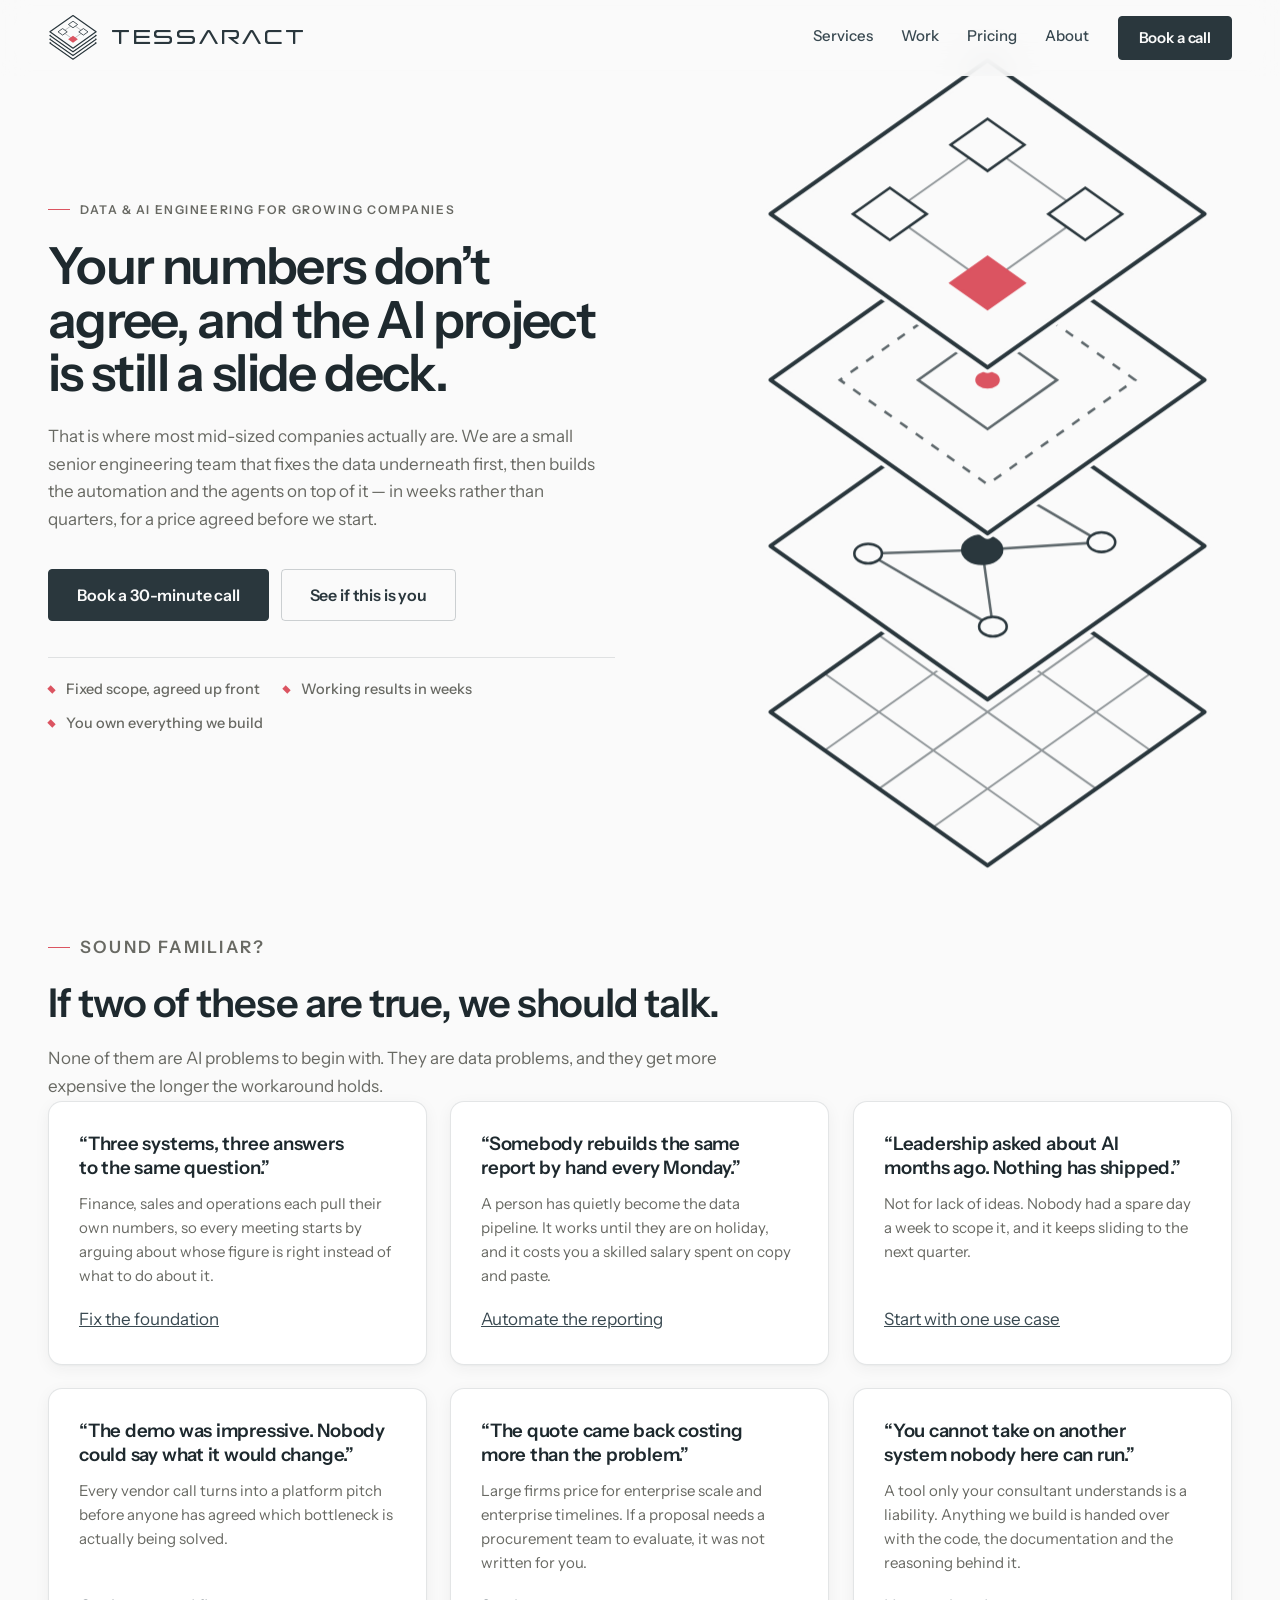
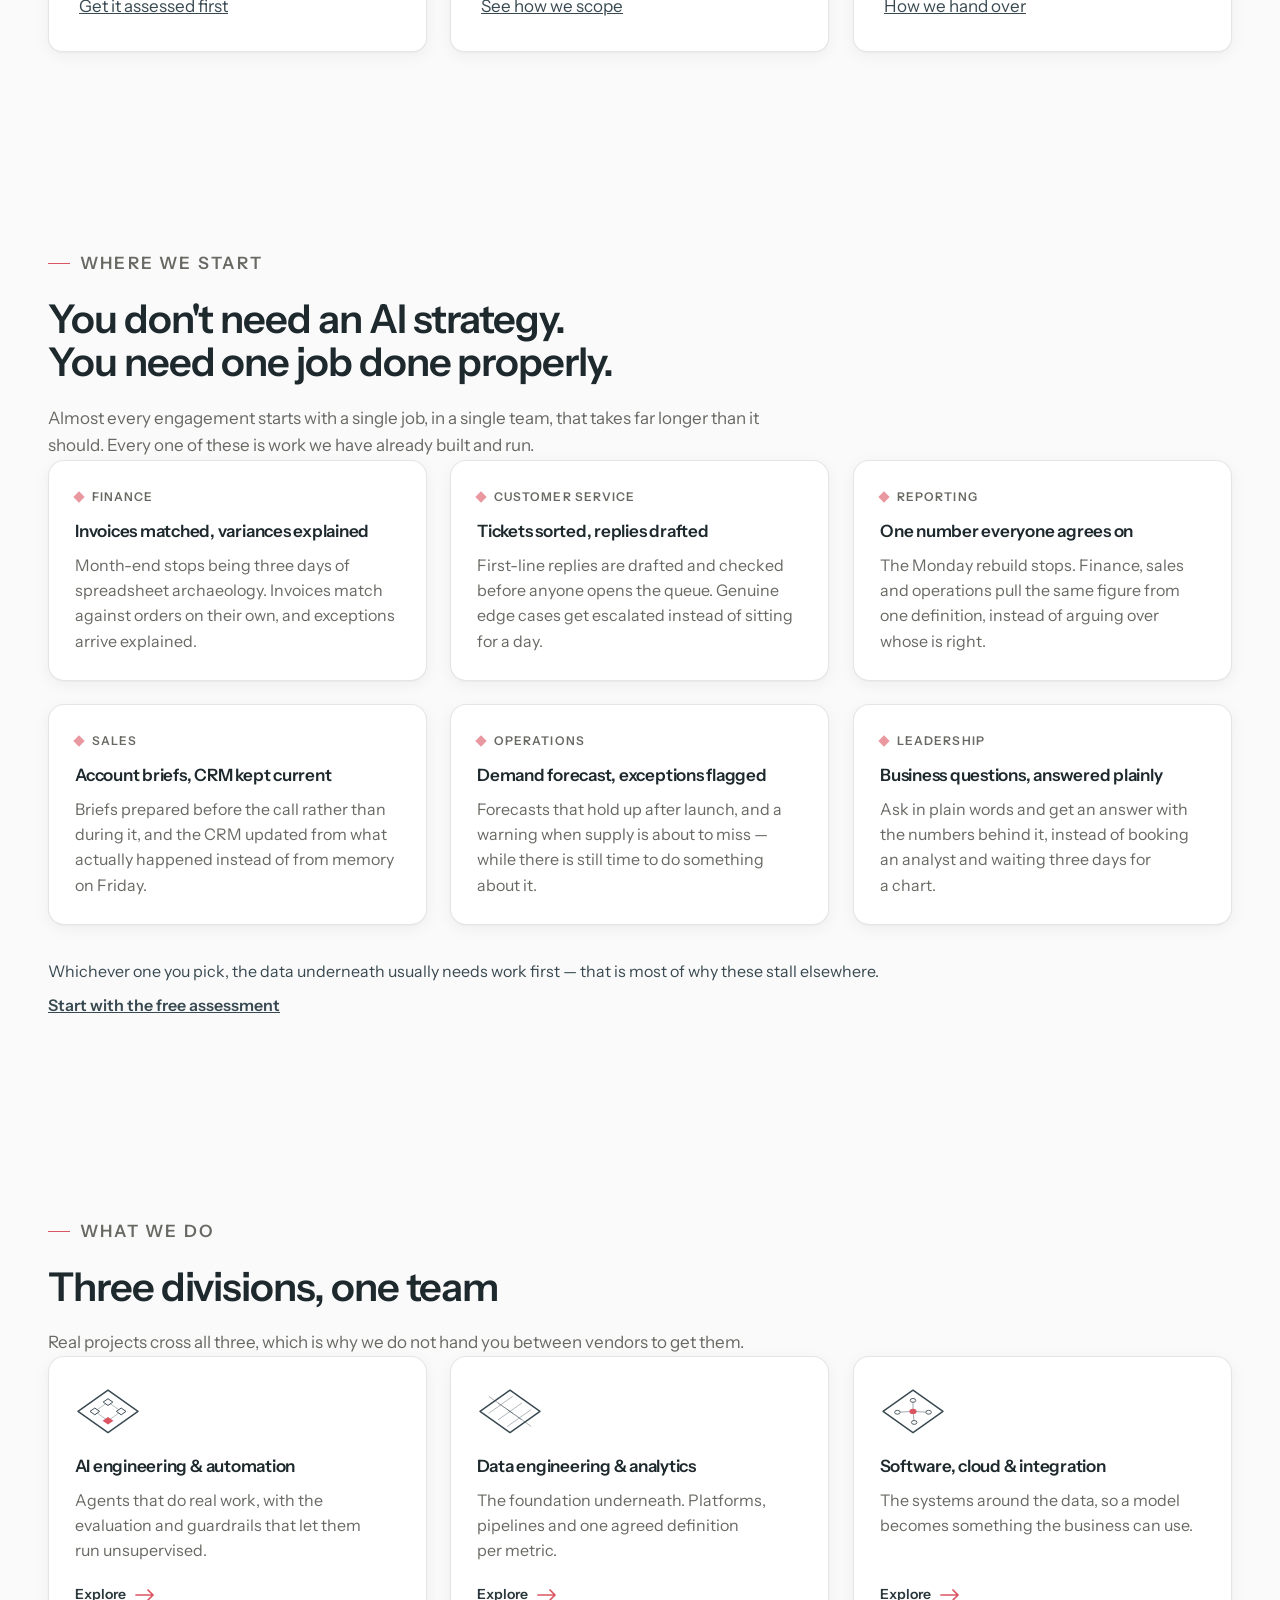
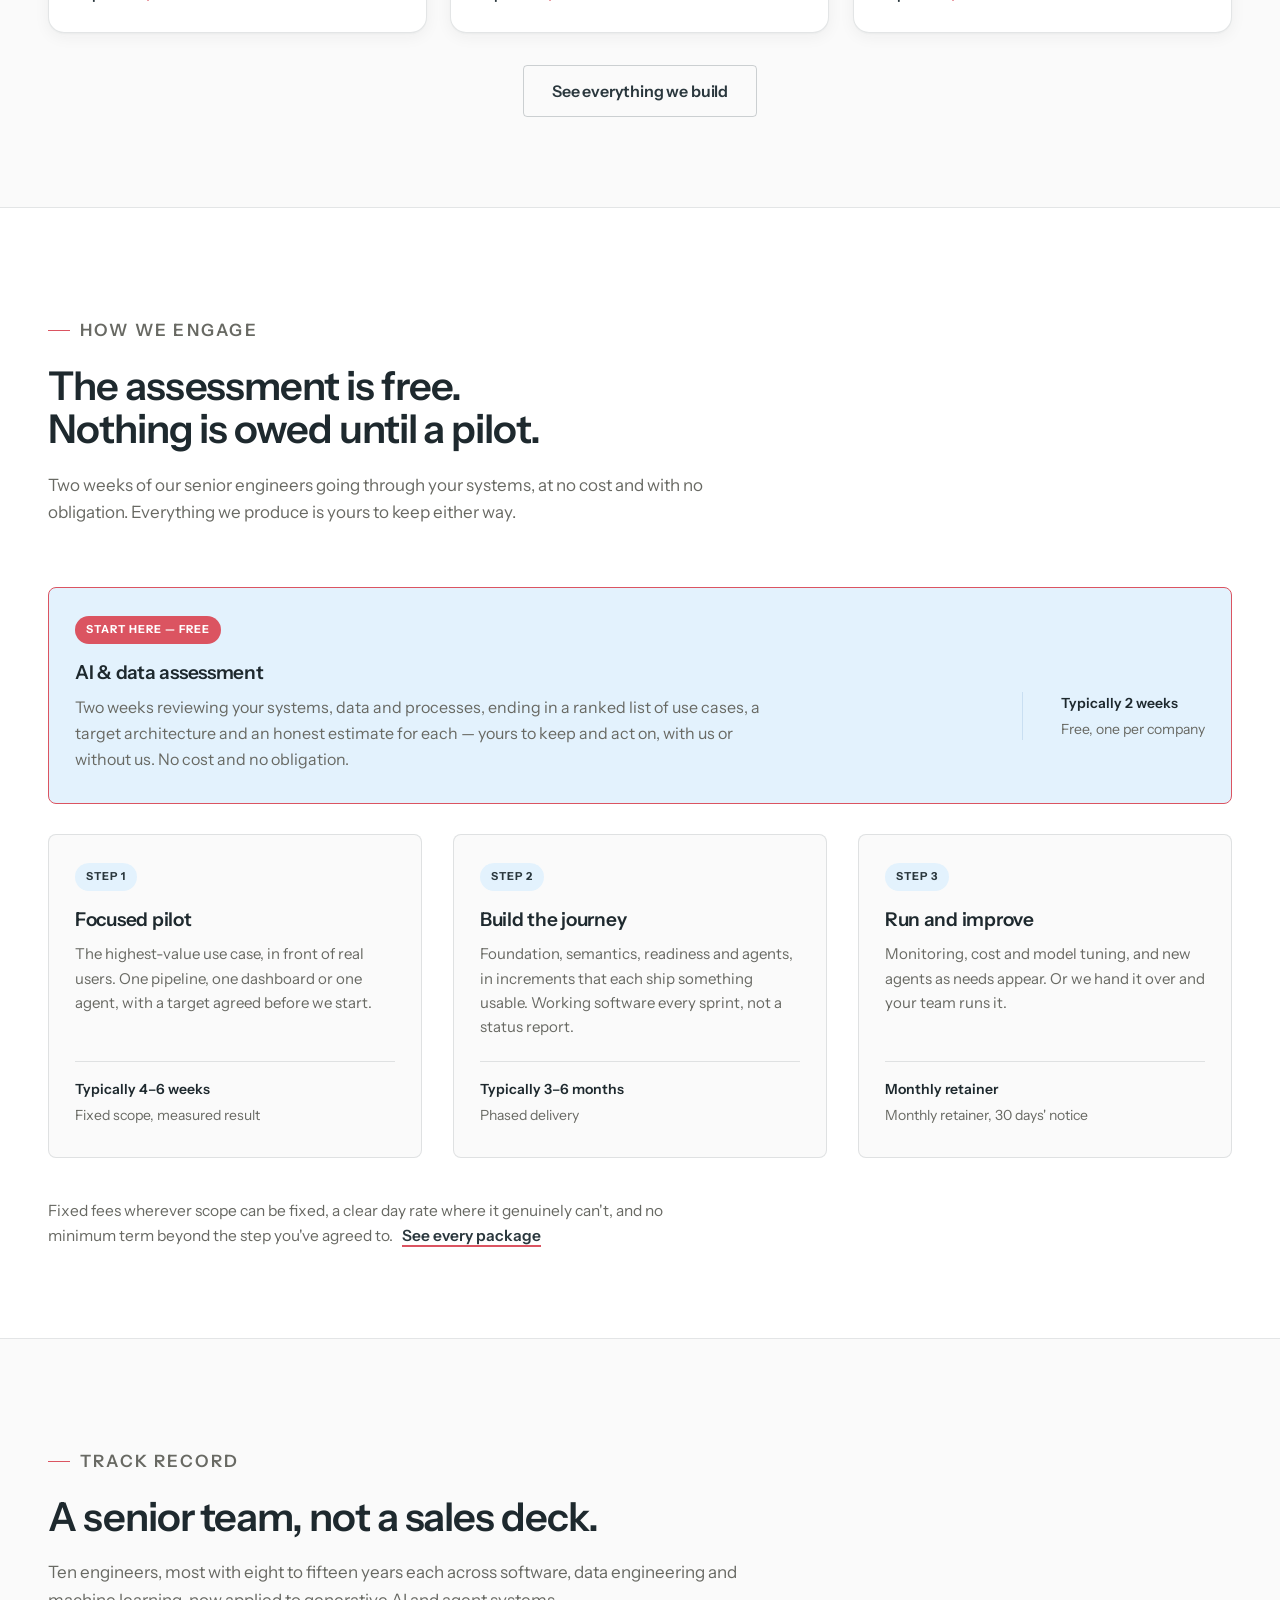
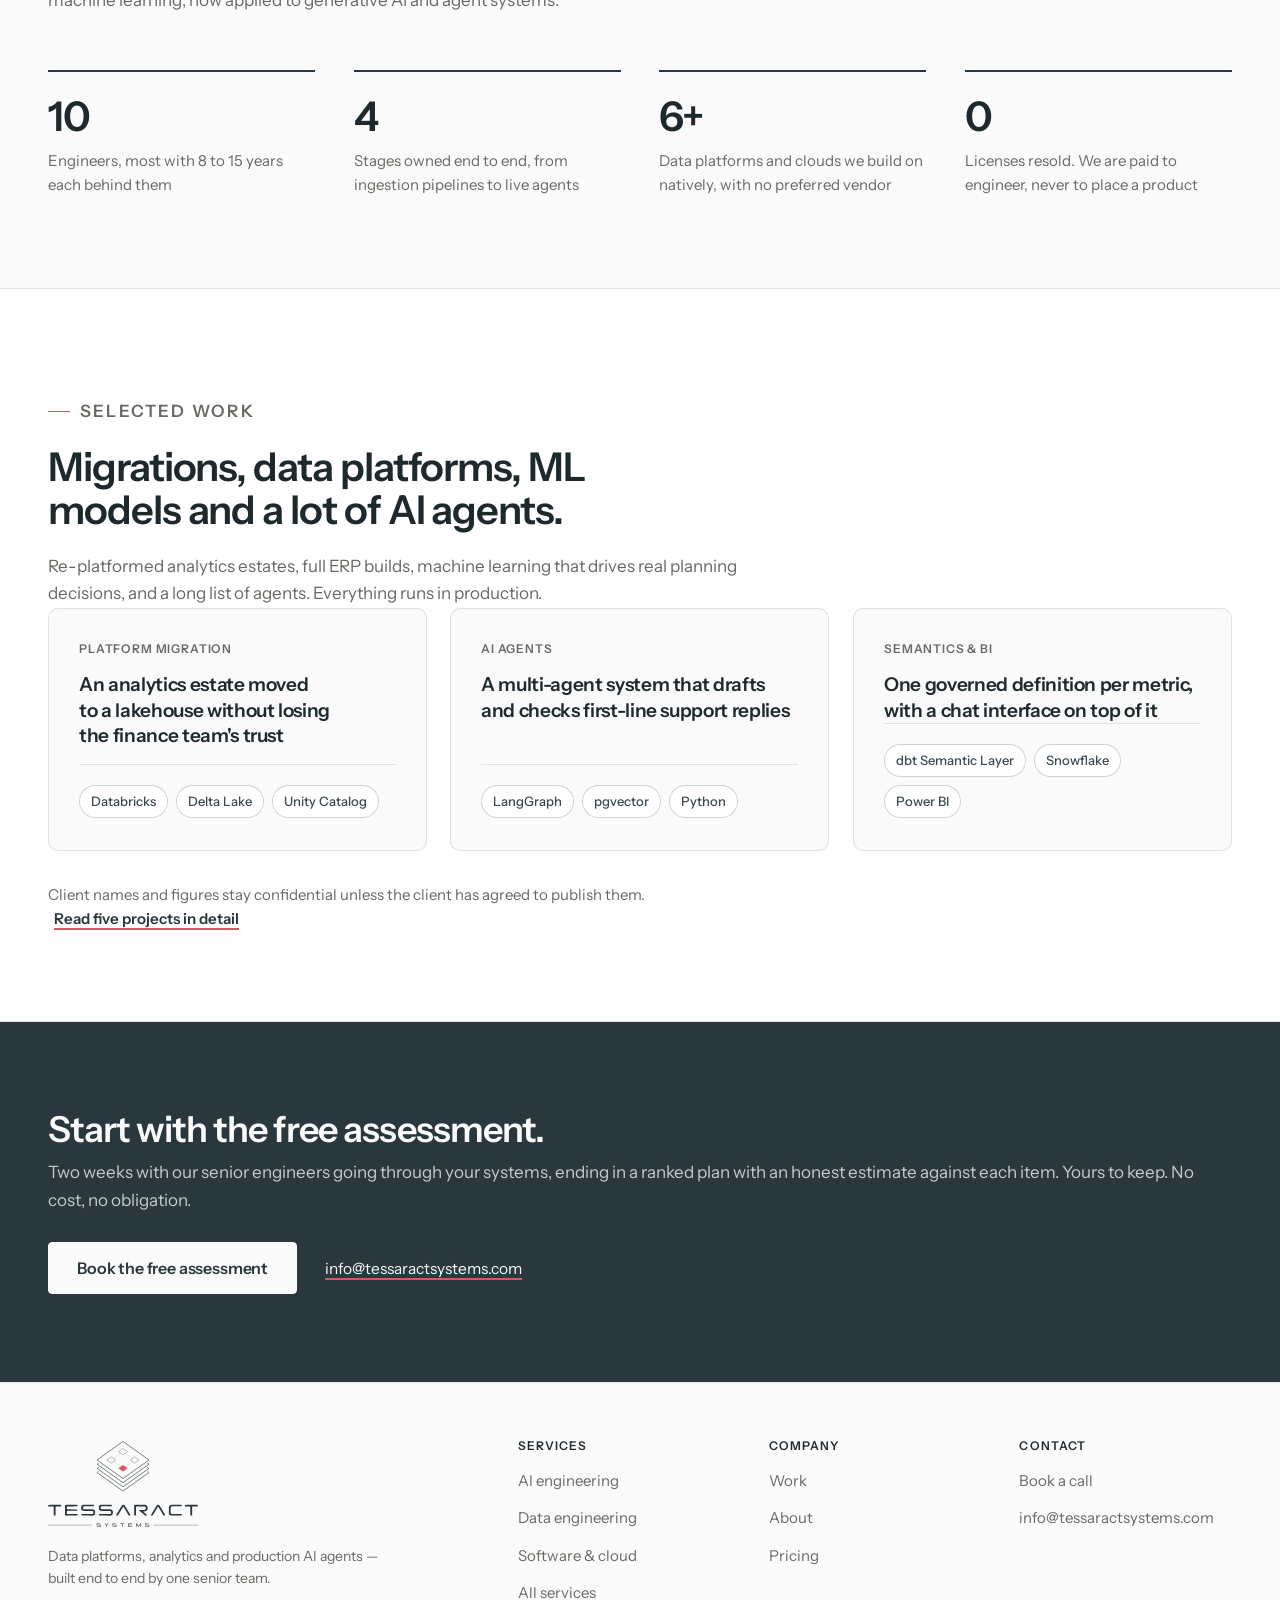
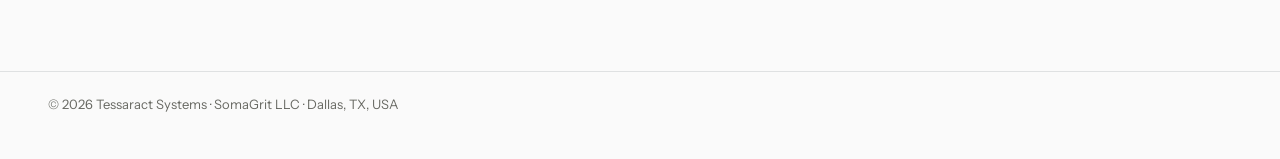
<file: index.html>
<!doctype html>
<html lang="en">
<head>
  <meta charset="utf-8">
  <meta name="viewport" content="width=device-width, initial-scale=1">

  <title>Data & AI Engineering for Growing Companies — Tessaract Systems</title>
  <meta name="description" content="Your numbers don't agree and the AI project is still a slide deck. We fix the data underneath, then build the automation and agents on top. Fixed scope.">

  <link rel="canonical" href="https://tessaractsystems.com/">

  <meta name="theme-color" content="#FAFAFA">
  <meta name="robots" content="index, follow, max-image-preview:large">

  <meta property="og:type" content="website">
  <meta property="og:site_name" content="Tessaract Systems">
  <meta property="og:url" content="https://tessaractsystems.com/">
  <meta property="og:title" content="Tessaract Systems — Data & AI Engineering">
  <meta property="og:description" content="Most of what gets called an AI problem is a data problem wearing a costume. We fix the foundation first, then build on it. Weeks, not quarters.">
  <meta property="og:image" content="https://tessaractsystems.com/assets/og-image.png">
  <meta property="og:image:width" content="1200">
  <meta property="og:image:height" content="630">
  <meta property="og:image:alt" content="Tessaract Systems">

  <meta name="twitter:card" content="summary_large_image">
  <meta name="twitter:title" content="Tessaract Systems — Data & AI Engineering">
  <meta name="twitter:description" content="Most of what gets called an AI problem is a data problem wearing a costume. We fix the foundation first, then build on it. Weeks, not quarters.">
  <meta name="twitter:image" content="https://tessaractsystems.com/assets/og-image.png">

  <link rel="icon" type="image/png" sizes="16x16" href="/assets/favicon-16.png?v=5cf4e966">
  <link rel="icon" type="image/png" sizes="32x32" href="/assets/favicon-32.png?v=5cf4e966">
  <link rel="icon" type="image/png" sizes="48x48" href="/assets/favicon-48.png?v=5cf4e966">
  <link rel="icon" type="image/png" sizes="64x64" href="/assets/favicon-64.png?v=5cf4e966">
  <link rel="apple-touch-icon" href="/assets/apple-touch-icon.png?v=5cf4e966">

  <link rel="preload" href="/assets/fonts/Traceform-Regular.woff2" as="font" type="font/woff2" crossorigin>
  <link rel="preconnect" href="https://fonts.googleapis.com">
  <link rel="preconnect" href="https://fonts.gstatic.com" crossorigin>
  <link href="https://fonts.googleapis.com/css2?family=Instrument+Sans:wght@400;500;600;700&display=swap" rel="stylesheet">
  <link rel="stylesheet" href="/css/styles.css?v=753ef6ca">

  <script>document.documentElement.classList.add('js');</script>

  <!-- Privacy-friendly analytics. Uncomment once the domain is live.
  <script defer data-domain="tessaractsystems.com" src="https://plausible.io/js/script.js"></script>
  -->

  <script type="application/ld+json">
  {
    "@context": "https://schema.org",
    "@type": "ProfessionalService",
    "name": "Tessaract Systems",
    "url": "https://tessaractsystems.com/",
    "logo": "https://tessaractsystems.com/brand/png/tessaract-logo@1000w.png",
    "image": "https://tessaractsystems.com/assets/og-image.png",
    "email": "info@tessaractsystems.com",
    "legalName": "SomaGrit LLC",
    "numberOfEmployees": {"@type": "QuantitativeValue", "value": 10},
    "address": {
      "@type": "PostalAddress",
      "streetAddress": "539 W Commerce St, Suite 3744",
      "addressLocality": "Dallas",
      "addressRegion": "TX",
      "postalCode": "75208",
      "addressCountry": "US"
    },
    "description": "Data engineering, AI engineering and intelligent automation. Tessaract Systems builds data platforms, semantic layers and production AI agents end to end \u2014 a ten-person team of senior engineers with 8 to 15 years each.",
    "areaServed": [
      { "@type": "Country", "name": "United States" },
      { "@type": "Country", "name": "Canada" },
      { "@type": "Place", "name": "Europe" },
      { "@type": "Country", "name": "United Kingdom" },
      { "@type": "Country", "name": "Germany" },
      { "@type": "Country", "name": "United Arab Emirates" },
      { "@type": "Country", "name": "Saudi Arabia" },
      { "@type": "Country", "name": "Qatar" },
      { "@type": "Country", "name": "Australia" }
    ],
    "knowsAbout": [
      "Data engineering", "AI agents", "Multi-agent systems", "Generative AI",
      "Conversational AI", "Voice AI", "Retrieval augmented generation",
      "Semantic layers", "Business intelligence", "Demand forecasting",
      "Cloud architecture", "Business process automation", "Machine learning",
      "Document intelligence", "System integration", "Databricks", "Snowflake",
      "Microsoft Fabric", "BigQuery", "Azure Synapse migration"
    ],
    "serviceType": [
      "AI Engineering", "Data Engineering", "Business Process Automation",
      "Custom Software Development", "Cloud Architecture", "Business Intelligence"
    ]
  }
  </script>
</head>
<body>
  <a class="skip-link" href="#main">Skip to content</a>

  <header class="site-header">
    <div class="wrap header-inner">
      <a class="brand" href="/" aria-label="Tessaract Systems, home">
        <svg class="brand-mark" viewBox="16 125.56 368 358.87" aria-hidden="true"><defs><mask id="um0" maskUnits="userSpaceOnUse" x="0" y="0" width="760" height="610"><rect x="0" y="0" width="760" height="610" fill="#fff"/><polygon points="200,198.37 370,318.58 200,438.78 30,318.58" fill="#000" stroke="#000" stroke-width="30" stroke-linejoin="round"/><polygon points="200,171.22 370,291.42 200,411.63 30,291.42" fill="#000" stroke="#000" stroke-width="30" stroke-linejoin="round"/><polygon points="200,144.06 370,264.27 200,384.48 30,264.27" fill="#000" stroke="#000" stroke-width="30" stroke-linejoin="round"/></mask><mask id="um1" maskUnits="userSpaceOnUse" x="0" y="0" width="760" height="610"><rect x="0" y="0" width="760" height="610" fill="#fff"/><polygon points="200,171.22 370,291.42 200,411.63 30,291.42" fill="#000" stroke="#000" stroke-width="30" stroke-linejoin="round"/><polygon points="200,144.06 370,264.27 200,384.48 30,264.27" fill="#000" stroke="#000" stroke-width="30" stroke-linejoin="round"/></mask><mask id="um2" maskUnits="userSpaceOnUse" x="0" y="0" width="760" height="610"><rect x="0" y="0" width="760" height="610" fill="#fff"/><polygon points="200,144.06 370,264.27 200,384.48 30,264.27" fill="#000" stroke="#000" stroke-width="30" stroke-linejoin="round"/></mask></defs><polygon mask="url(#um0)" points="200,225.52 370,345.73 200,465.94 30,345.73" fill="none" stroke="currentColor" stroke-width="9" stroke-linejoin="round"/><polygon mask="url(#um1)" points="200,198.37 370,318.58 200,438.78 30,318.58" fill="none" stroke="currentColor" stroke-width="9" stroke-linejoin="round"/><polygon mask="url(#um2)" points="200,171.22 370,291.42 200,411.63 30,291.42" fill="none" stroke="currentColor" stroke-width="9" stroke-linejoin="round"/><polygon points="200,144.06 370,264.27 200,384.48 30,264.27" fill="none" stroke="currentColor" stroke-width="9" stroke-linejoin="round"/><polygon points="200,210.18 276.5,264.27 200,318.36 123.5,264.27" fill="none" stroke="currentColor" stroke-width="4" opacity=".55"/><polygon points="200,186.21 234,210.25 200,234.29 166,210.25" fill="#FAFAFA" stroke="currentColor" stroke-width="6" stroke-linejoin="round"/><polygon points="276.5,240.23 310.5,264.27 276.5,288.31 242.5,264.27" fill="#FAFAFA" stroke="currentColor" stroke-width="6" stroke-linejoin="round"/><polygon points="123.5,240.23 157.5,264.27 123.5,288.31 89.5,264.27" fill="#FAFAFA" stroke="currentColor" stroke-width="6" stroke-linejoin="round"/><polygon points="200,292.84 236,318.29 200,343.75 164,318.29" fill="#DB5461"/></svg>
        <span class="brand-word"><span class="brand-name">Tessaract</span></span>
      </a>

      <button class="nav-toggle" aria-expanded="false" aria-controls="site-nav">
        <span class="nav-toggle-bar"></span>
        <span class="visually-hidden">Menu</span>
      </button>

      <nav id="site-nav" class="site-nav" aria-label="Main">
        <a href="/services/">Services</a>
        <a href="/work/">Work</a>
        <a href="/pricing/">Pricing</a>
        <a href="/about/">About</a>
        <a class="btn btn-small" href="/contact/">Book a call</a>
      </nav>
    </div>
  </header>

  <main id="main">
    <!-- ================================================================
         1. Hero. Names the buyer's situation, not our method.
         ================================================================ -->
    <section class="page-hero home-hero" id="top">
      <div class="wrap page-hero-grid">
        <div>
          <p class="eyebrow">Data &amp; AI engineering for growing companies</p>
          <h1>Your numbers don&rsquo;t agree, and the AI project is still a slide deck.</h1>
          <p class="lede">
            That is where most mid-sized companies actually are. We are a small senior
            engineering team that fixes the data underneath first, then builds the automation
            and the agents on top of it &mdash; in weeks rather than quarters, for a price
            agreed before we start.
          </p>
          <p class="hero-actions">
            <a class="btn" href="/contact/">Book a 30-minute call</a>
            <a class="btn btn-ghost" href="#problems">See if this is you</a>
          </p>
          <ul class="hero-proof">
            <li>Fixed scope, agreed up front</li>
            <li>Working results in weeks</li>
            <li>You own everything we build</li>
          </ul>
        </div>
        <figure class="hero-figure" aria-hidden="true">
          <svg class="markfold" viewBox="-4 110.06 368 389.87" role="presentation">
            <g class="hf-scale">
            <defs>
              <linearGradient id="hf-edge" gradientUnits="userSpaceOnUse" x1="0" y1="110" x2="0" y2="500">
                <stop offset="0" stop-color="#DB5461" stop-opacity="0"/>
                <stop offset=".22" stop-color="#DB5461" stop-opacity=".45"/>
                <stop offset=".78" stop-color="#DB5461" stop-opacity=".45"/>
                <stop offset="1" stop-color="#DB5461" stop-opacity="0"/>
              </linearGradient>
              <linearGradient id="hf-edge-mid" gradientUnits="userSpaceOnUse" x1="0" y1="-10.21" x2="0" y2="620.21">
                <stop offset="0" stop-color="#DB5461" stop-opacity="0"/>
                <stop offset=".26" stop-color="#DB5461" stop-opacity=".4"/>
                <stop offset=".74" stop-color="#DB5461" stop-opacity=".4"/>
                <stop offset="1" stop-color="#DB5461" stop-opacity="0"/>
              </linearGradient>
              <filter id="hf-bloom" x="-120%" y="-300%" width="340%" height="700%">
                <feGaussianBlur stdDeviation="11"/>
              </filter>
            </defs>
            <g class="hf-edges">
              <line x1="30" y1="110" x2="30" y2="500" stroke="url(#hf-edge)" stroke-width="2"/>
              <line x1="370" y1="110" x2="370" y2="500" stroke="url(#hf-edge)" stroke-width="2"/>
              <line x1="200" y1="-10.21" x2="200" y2="620.21" stroke="url(#hf-edge-mid)" stroke-width="2"/>
            </g>
            <g class="hf-layer hf-0">
              <polygon class="plane-halo" points="200,379.79 370,500 200,620.21 30,500"/>
              <polygon class="plane" points="200,379.79 370,500 200,620.21 30,500"/>
              <path d="M72.5,530.05 L242.5,409.84 M115,560.1 L285,439.9 M157.5,590.16 L327.5,469.95 M157.5,409.84 L327.5,530.05 M115,439.9 L285,560.1 M72.5,469.95 L242.5,590.16" fill="none" stroke="currentColor" stroke-width="1.5" stroke-linecap="round" opacity=".5"/>
            </g>
            <g class="hf-layer hf-1">
              <polygon class="plane-halo" points="200,249.79 370,370 200,490.21 30,370"/>
              <polygon class="plane" points="200,249.79 370,370 200,490.21 30,370"/>
              <path d="M195.8,372.97 L191.5,309.9" fill="none" stroke="currentColor" stroke-width="2" opacity=".75"/>
              <path d="M195.8,372.97 L289.2,367.03" fill="none" stroke="currentColor" stroke-width="2" opacity=".75"/>
              <path d="M195.8,372.97 L106.5,375.94" fill="none" stroke="currentColor" stroke-width="2" opacity=".75"/>
              <path d="M195.8,372.97 L204.2,433.07" fill="none" stroke="currentColor" stroke-width="2" opacity=".75"/>
              <path d="M191.5,309.9 L289.2,367.03 M204.2,433.07 L106.5,375.94" fill="none" stroke="currentColor" stroke-width="2" opacity=".75"/>
              <ellipse cx="191.5" cy="309.9" rx="10.8" ry="7.64" fill="#FAFAFA" stroke="currentColor" stroke-width="2"/>
              <ellipse cx="289.2" cy="367.03" rx="10.8" ry="7.64" fill="#FAFAFA" stroke="currentColor" stroke-width="2"/>
              <ellipse cx="106.5" cy="375.94" rx="10.8" ry="7.64" fill="#FAFAFA" stroke="currentColor" stroke-width="2"/>
              <ellipse cx="204.2" cy="433.07" rx="10.8" ry="7.64" fill="#FAFAFA" stroke="currentColor" stroke-width="2"/>
              <ellipse cx="195.8" cy="372.97" rx="15.6" ry="11.03" fill="currentColor" stroke="currentColor" stroke-width="2"/>
            </g>
            <g class="hf-layer hf-2">
              <polygon class="plane-halo" points="200,119.79 370,240 200,360.21 30,240"/>
              <polygon class="plane" points="200,119.79 370,240 200,360.21 30,240"/>
              <polygon points="200,158.26 315.6,240 200,321.74 84.4,240" fill="none" stroke="currentColor" stroke-width="2" stroke-dasharray="7 8" opacity=".75"/>
              <polygon points="200,201.53 254.4,240 200,278.47 145.6,240" fill="none" stroke="currentColor" stroke-width="2" opacity=".75"/>
              <ellipse cx="200" cy="240" rx="9.6" ry="6.79" fill="#DB5461"/>
            </g>
            <g class="hf-layer hf-3">
              <polygon class="plane-halo" points="200,-10.21 370,110 200,230.21 30,110"/>
              <polygon class="plane" points="200,-10.21 370,110 200,230.21 30,110"/>
              <polygon points="200,55.91 276.5,110 200,164.09 123.5,110" fill="none" stroke="currentColor" stroke-width="1.5" opacity=".5"/>
              <polygon points="200,35.47 228.9,55.91 200,76.34 171.1,55.91" fill="#FAFAFA" stroke="currentColor" stroke-width="2"/>
              <polygon points="276.5,89.56 305.4,110 276.5,130.44 247.6,110" fill="#FAFAFA" stroke="currentColor" stroke-width="2"/>
              <polygon points="123.5,89.56 152.4,110 123.5,130.44 94.6,110" fill="#FAFAFA" stroke="currentColor" stroke-width="2"/>
              <ellipse class="hf-bloom" cx="200" cy="164.02" rx="40" ry="28.28" fill="#DB5461" filter="url(#hf-bloom)"/>
              <polygon points="200,143.59 228.9,164.02 200,184.46 171.1,164.02" fill="#DB5461" stroke="#DB5461" stroke-width="2"/>
            </g>
            </g>
          </svg>
        </figure>
      </div>
    </section>

    <!-- ================================================================
         2. Recognition. The visitor should find themselves here before
            we describe anything we do.
         ================================================================ -->
    <section class="section problems" id="problems" aria-labelledby="problems-title">
      <div class="wrap">
        <div class="section-head" data-reveal>
          <p class="eyebrow">Sound familiar?</p>
          <h2 id="problems-title">If two of these are true, we should talk.</h2>
          <p>
            None of them are AI problems to begin with. They are data problems, and they get
            more expensive the longer the workaround holds.
          </p>
        </div>
        <ul class="problem-list">
          <li class="problem-card" data-reveal style="--d:0">
            <h3>&ldquo;Three systems, three answers to the same question.&rdquo;</h3>
            <p>Finance, sales and operations each pull their own numbers, so every meeting starts by arguing about whose figure is right instead of what to do about it.</p>
            <a class="start-link" href="/services/data-engineering/">Fix the foundation</a>
          </li>
          <li class="problem-card" data-reveal style="--d:1">
            <h3>&ldquo;Somebody rebuilds the same report by hand every Monday.&rdquo;</h3>
            <p>A person has quietly become the data pipeline. It works until they are on holiday, and it costs you a skilled salary spent on copy and paste.</p>
            <a class="start-link" href="/services/data-engineering/">Automate the reporting</a>
          </li>
          <li class="problem-card" data-reveal style="--d:2">
            <h3>&ldquo;Leadership asked about AI months ago. Nothing has shipped.&rdquo;</h3>
            <p>Not for lack of ideas. Nobody had a spare day a week to scope it, and it keeps sliding to the next quarter.</p>
            <a class="start-link" href="/services/ai-engineering/">Start with one use case</a>
          </li>
          <li class="problem-card" data-reveal style="--d:3">
            <h3>&ldquo;The demo was impressive. Nobody could say what it would change.&rdquo;</h3>
            <p>Every vendor call turns into a platform pitch before anyone has agreed which bottleneck is actually being solved.</p>
            <a class="start-link" href="/pricing/#assessment">Get it assessed first</a>
          </li>
          <li class="problem-card" data-reveal style="--d:4">
            <h3>&ldquo;The quote came back costing more than the problem.&rdquo;</h3>
            <p>Large firms price for enterprise scale and enterprise timelines. If a proposal needs a procurement team to evaluate, it was not written for you.</p>
            <a class="start-link" href="/pricing/">See how we scope</a>
          </li>
          <li class="problem-card" data-reveal style="--d:5">
            <h3>&ldquo;You cannot take on another system nobody here can run.&rdquo;</h3>
            <p>A tool only your consultant understands is a liability. Anything we build is handed over with the code, the documentation and the reasoning behind it.</p>
            <a class="start-link" href="/about/">How we hand over</a>
          </li>
        </ul>
      </div>
    </section>

    <section class="section usecases" id="start" aria-labelledby="usecases-title">
      <div class="wrap">
        <div class="section-head" data-reveal>
          <p class="eyebrow">Where we start</p>
          <h2 id="usecases-title">You don't need an AI strategy. You need one job done properly.</h2>
          <p>
            Almost every engagement starts with a single job, in a single team, that takes far
            longer than it should. Every one of these is work we have already built and run.
          </p>
        </div>
        <ul class="usecase-grid">
          <li class="usecase-card" data-reveal style="--d:0">
            <p class="usecase-team">Finance</p>
            <h3>Invoices matched, variances explained</h3>
            <p>Month-end stops being three days of spreadsheet archaeology. Invoices match against orders on their own, and exceptions arrive explained.</p>
          </li>
          <li class="usecase-card" data-reveal style="--d:1">
            <p class="usecase-team">Customer service</p>
            <h3>Tickets sorted, replies drafted</h3>
            <p>First-line replies are drafted and checked before anyone opens the queue. Genuine edge cases get escalated instead of sitting for a day.</p>
          </li>
          <li class="usecase-card" data-reveal style="--d:2">
            <p class="usecase-team">Reporting</p>
            <h3>One number everyone agrees on</h3>
            <p>The Monday rebuild stops. Finance, sales and operations pull the same figure from one definition, instead of arguing over whose is right.</p>
          </li>
          <li class="usecase-card" data-reveal style="--d:3">
            <p class="usecase-team">Sales</p>
            <h3>Account briefs, CRM kept current</h3>
            <p>Briefs prepared before the call rather than during it, and the CRM updated from what actually happened instead of from memory on Friday.</p>
          </li>
          <li class="usecase-card" data-reveal style="--d:4">
            <p class="usecase-team">Operations</p>
            <h3>Demand forecast, exceptions flagged</h3>
            <p>Forecasts that hold up after launch, and a warning when supply is about to miss &mdash; while there is still time to do something about it.</p>
          </li>
          <li class="usecase-card" data-reveal style="--d:5">
            <p class="usecase-team">Leadership</p>
            <h3>Business questions, answered plainly</h3>
            <p>Ask in plain words and get an answer with the numbers behind it, instead of booking an analyst and waiting three days for a chart.</p>
          </li>
        </ul>
        <p class="usecases-note" data-reveal>
          Whichever one you pick, the data underneath usually needs work first &mdash; that is
          most of why these stall elsewhere.
          <a class="usecases-more" href="/pricing/#assessment">Start with the free assessment</a>
        </p>
      </div>
    </section>

    <section class="section routes" aria-labelledby="routes-title">
      <div class="wrap">
        <div class="section-head" data-reveal>
          <p class="eyebrow">What we do</p>
          <h2 id="routes-title">Three divisions, one team</h2>
          <p>Real projects cross all three, which is why we do not hand you between vendors to get them.</p>
        </div>
        <div class="svc-grid svc-grid-compact">
          <article class="svc-card" data-reveal style="--d:0">
            <a class="svc-link" href="/services/ai-engineering/">
              <svg class="svc-glyph" viewBox="0 0 110 94.71" aria-hidden="true"><polygon points="55,12 105,47.36 55,82.71 5,47.36" fill="none" stroke="currentColor" stroke-width="2.4" stroke-linejoin="round"/><polygon points="55,31.8 77,47.36 55,62.91 33,47.36" fill="none" stroke="currentColor" stroke-width="1.2" opacity=".5"/><polygon points="55,26.14 63,31.8 55,37.46 47,31.8" fill="#FAFAFA" stroke="currentColor" stroke-width="1.6"/><polygon points="77,41.7 85,47.36 77,53.01 69,47.36" fill="#FAFAFA" stroke="currentColor" stroke-width="1.6"/><polygon points="33,41.7 41,47.36 33,53.01 25,47.36" fill="#FAFAFA" stroke="currentColor" stroke-width="1.6"/><polygon points="55,56.55 64,62.91 55,69.28 46,62.91" fill="#DB5461"/></svg>
              <h3>AI engineering &amp; automation</h3>
              <p>Agents that do real work, with the evaluation and guardrails that let them run unsupervised.</p>
              <span class="svc-cta">Explore<svg viewBox="0 0 20 12" aria-hidden="true"><path d="M13 1l5 5-5 5M18 6H1"/></svg></span>
            </a>
          </article>
          <article class="svc-card" data-reveal style="--d:1">
            <a class="svc-link" href="/services/data-engineering/">
              <svg class="svc-glyph" viewBox="0 0 110 94.71" aria-hidden="true"><polygon points="55,12 105,47.36 55,82.71 5,47.36" fill="none" stroke="currentColor" stroke-width="2.4" stroke-linejoin="round"/><path d="M19.5,22.25 L59.5,50.54" stroke="currentColor" stroke-width="1.2" opacity=".55" fill="none"/><path d="M19.5,50.54 L59.5,22.25" stroke="currentColor" stroke-width="1.2" opacity=".55" fill="none"/><path d="M35,33.21 L75,61.5" stroke="currentColor" stroke-width="1.2" opacity=".55" fill="none"/><path d="M35,61.5 L75,33.21" stroke="currentColor" stroke-width="1.2" opacity=".55" fill="none"/><path d="M50.5,44.17 L90.5,72.46" stroke="currentColor" stroke-width="1.2" opacity=".55" fill="none"/><path d="M50.5,72.46 L90.5,44.17" stroke="currentColor" stroke-width="1.2" opacity=".55" fill="none"/></svg>
              <h3>Data engineering &amp; analytics</h3>
              <p>The foundation underneath. Platforms, pipelines and one agreed definition per metric.</p>
              <span class="svc-cta">Explore<svg viewBox="0 0 20 12" aria-hidden="true"><path d="M13 1l5 5-5 5M18 6H1"/></svg></span>
            </a>
          </article>
          <article class="svc-card" data-reveal style="--d:2">
            <a class="svc-link" href="/services/software-cloud/">
              <svg class="svc-glyph" viewBox="0 0 110 94.71" aria-hidden="true"><polygon points="55,12 105,47.36 55,82.71 5,47.36" fill="none" stroke="currentColor" stroke-width="2.4" stroke-linejoin="round"/><path d="M55,47.36 L55,28.97" stroke="currentColor" stroke-width="1.3" opacity=".6" fill="none"/><path d="M55,47.36 L81,48.77" stroke="currentColor" stroke-width="1.3" opacity=".6" fill="none"/><path d="M55,47.36 L29,48.77" stroke="currentColor" stroke-width="1.3" opacity=".6" fill="none"/><path d="M55,47.36 L57,65.74" stroke="currentColor" stroke-width="1.3" opacity=".6" fill="none"/><ellipse cx="55" cy="28.97" rx="4.6" ry="3.25" fill="#FAFAFA" stroke="currentColor" stroke-width="1.4"/><ellipse cx="81" cy="48.77" rx="4.6" ry="3.25" fill="#FAFAFA" stroke="currentColor" stroke-width="1.4"/><ellipse cx="29" cy="48.77" rx="4.6" ry="3.25" fill="#FAFAFA" stroke="currentColor" stroke-width="1.4"/><ellipse cx="57" cy="65.74" rx="4.6" ry="3.25" fill="#FAFAFA" stroke="currentColor" stroke-width="1.4"/><ellipse cx="55" cy="47.36" rx="6" ry="4.24" fill="#DB5461"/></svg>
              <h3>Software, cloud &amp; integration</h3>
              <p>The systems around the data, so a model becomes something the business can use.</p>
              <span class="svc-cta">Explore<svg viewBox="0 0 20 12" aria-hidden="true"><path d="M13 1l5 5-5 5M18 6H1"/></svg></span>
            </a>
          </article>
        </div>
        <p class="routes-more" data-reveal><a class="btn btn-ghost" href="/services/">See everything we build</a></p>
      </div>
    </section>

    <section class="section engage" id="engage" aria-labelledby="engage-title">
      <div class="wrap">
        <div class="section-head" data-reveal>
          <p class="eyebrow">How we engage</p>
          <h2 id="engage-title">The assessment is free. Nothing is owed until a pilot.</h2>
          <p>
            Two weeks of our senior engineers going through your systems, at no cost and with no
            obligation. Everything we produce is yours to keep either way.
          </p>
        </div>

        <ol class="engage-steps">
          <li class="engage-step is-free">
            <span class="engage-tag">Start here &mdash; free</span>
            <h3>AI &amp; data assessment</h3>
            <p>
              Two weeks reviewing your systems, data and processes, ending in a ranked list of use
              cases, a target architecture and an honest estimate for each &mdash; yours to keep
              and act on, with us or without us. No cost and no obligation.
            </p>
            <p class="engage-meta">
              Typically 2 weeks
              <span>Free, one per company</span>
            </p>
          </li>
          <li class="engage-step">
            <span class="engage-tag">Step 1</span>
            <h3>Focused pilot</h3>
            <p>
              The highest-value use case, in front of real users. One pipeline, one dashboard or
              one agent, with a target agreed before we start.
            </p>
            <p class="engage-meta">
              Typically 4–6 weeks
              <span>Fixed scope, measured result</span>
            </p>
          </li>
          <li class="engage-step">
            <span class="engage-tag">Step 2</span>
            <h3>Build the journey</h3>
            <p>
              Foundation, semantics, readiness and agents, in increments that each ship something
              usable. Working software every sprint, not a status report.
            </p>
            <p class="engage-meta">
              Typically 3–6 months
              <span>Phased delivery</span>
            </p>
          </li>
          <li class="engage-step">
            <span class="engage-tag">Step 3</span>
            <h3>Run and improve</h3>
            <p>
              Monitoring, cost and model tuning, and new agents as needs appear. Or we hand it
              over and your team runs it.
            </p>
            <p class="engage-meta">
              Monthly retainer
              <span>Monthly retainer, 30 days' notice</span>
            </p>
          </li>
        </ol>

        <p class="engage-note">
          Fixed fees wherever scope can be fixed, a clear day rate where it genuinely can't, and
          no minimum term beyond the step you've agreed to.
          <a class="engage-more" href="/pricing/">See every package</a>
        </p>
      </div>
    </section>

    <section class="section record" aria-labelledby="record-title">
      <div class="wrap">
        <div class="section-head" data-reveal>
          <p class="eyebrow">Track record</p>
          <h2 id="record-title">A senior team, not a sales deck.</h2>
          <p>
            Ten engineers, most with eight to fifteen years each across software, data
            engineering and machine learning, now applied to generative AI and agent systems.
          </p>
        </div>
        <ul class="record-stats">
          <li data-reveal style="--d:0">
            <b>10</b>
            <span>Engineers, most with 8 to 15 years each behind them</span>
          </li>
          <li data-reveal style="--d:1">
            <b>4</b>
            <span>Stages owned end to end, from ingestion pipelines to live agents</span>
          </li>
          <li data-reveal style="--d:2">
            <b>6+</b>
            <span>Data platforms and clouds we build on natively, with no preferred vendor</span>
          </li>
          <li data-reveal style="--d:3">
            <b>0</b>
            <span>Licenses resold. We are paid to engineer, never to place a product</span>
          </li>
        </ul>
      </div>
    </section>

    <section class="section portfolio" id="portfolio" aria-labelledby="portfolio-title">
      <div class="wrap">
        <div class="section-head" data-reveal>
          <p class="eyebrow">Selected work</p>
          <h2 id="portfolio-title">Migrations, data platforms, ML models and a lot of AI agents.</h2>
          <p>
            Re-platformed analytics estates, full ERP builds, machine learning that drives real
            planning decisions, and a long list of agents. Everything runs in production.
          </p>
        </div>

        <ul class="work-grid">
          <li class="work-card" data-reveal style="--d:0">
            <p class="work-tag">Platform migration</p>
            <h3>An analytics estate moved to a lakehouse without losing the finance team's trust</h3>
            <ul class="work-stack"><li>Databricks</li><li>Delta Lake</li><li>Unity Catalog</li></ul>
          </li>
          <li class="work-card" data-reveal style="--d:1">
            <p class="work-tag">AI agents</p>
            <h3>A multi-agent system that drafts and checks first-line support replies</h3>
            <ul class="work-stack"><li>LangGraph</li><li>pgvector</li><li>Python</li></ul>
          </li>
          <li class="work-card" data-reveal style="--d:2">
            <p class="work-tag">Semantics &amp; BI</p>
            <h3>One governed definition per metric, with a chat interface on top of it</h3>
            <ul class="work-stack"><li>dbt Semantic Layer</li><li>Snowflake</li><li>Power BI</li></ul>
          </li>
        </ul>

        <p class="work-note">
          Client names and figures stay confidential unless the client has agreed to publish them.
          <a class="engage-more" href="/work/">Read five projects in detail</a>
        </p>
      </div>
    </section>

    <section class="cta-band" aria-labelledby="cta-title">
      <div class="wrap cta-band-inner">
        <div>
          <h2 id="cta-title">Start with the free assessment.</h2>
          <p>Two weeks with our senior engineers going through your systems, ending in a ranked plan with an honest estimate against each item. Yours to keep. No cost, no obligation.</p>
        </div>
        <div class="cta-band-actions">
          <a class="btn btn-light" href="/contact/?s=assessment">Book the free assessment</a>
          <a class="cta-band-mail" href="mailto:info@tessaractsystems.com">info@tessaractsystems.com</a>
        </div>
      </div>
    </section>
  </main>


  <footer class="site-footer">
    <div class="wrap footer-inner">

      <div class="footer-brand">
        <img class="footer-logo" src="/brand/tessaract-logo.svg" alt="Tessaract Systems"
             width="2000" height="993" loading="lazy" decoding="async">
        <p>Data platforms, analytics and production AI agents &mdash; built end to end by one senior team.</p>
      </div>

      <nav class="footer-cols" aria-label="Footer">
        <div>
          <h2>Services</h2>
          <ul>
            <li><a href="/services/ai-engineering/">AI engineering</a></li>
            <li><a href="/services/data-engineering/">Data engineering</a></li>
            <li><a href="/services/software-cloud/">Software &amp; cloud</a></li>
            <li><a href="/services/">All services</a></li>
          </ul>
        </div>
        <div>
          <h2>Company</h2>
          <ul>
            <li><a href="/work/">Work</a></li>
            <li><a href="/about/">About</a></li>
            <li><a href="/pricing/">Pricing</a></li>
          </ul>
        </div>
        <div>
          <h2>Contact</h2>
          <ul>
            <li><a href="/contact/">Book a call</a></li>
            <li><a href="mailto:info@tessaractsystems.com">info@tessaractsystems.com</a></li>
          </ul>
        </div>
      </nav>

    </div>
    <div class="wrap footer-base">
      <p class="footer-legal">&copy; <span id="year">2026</span> Tessaract Systems &middot; SomaGrit&nbsp;LLC &middot; Dallas, TX, USA</p>
    </div>
  </footer>


  <script src="/js/main.js?v=9735675c" defer></script>
</body>
</html>
</file>
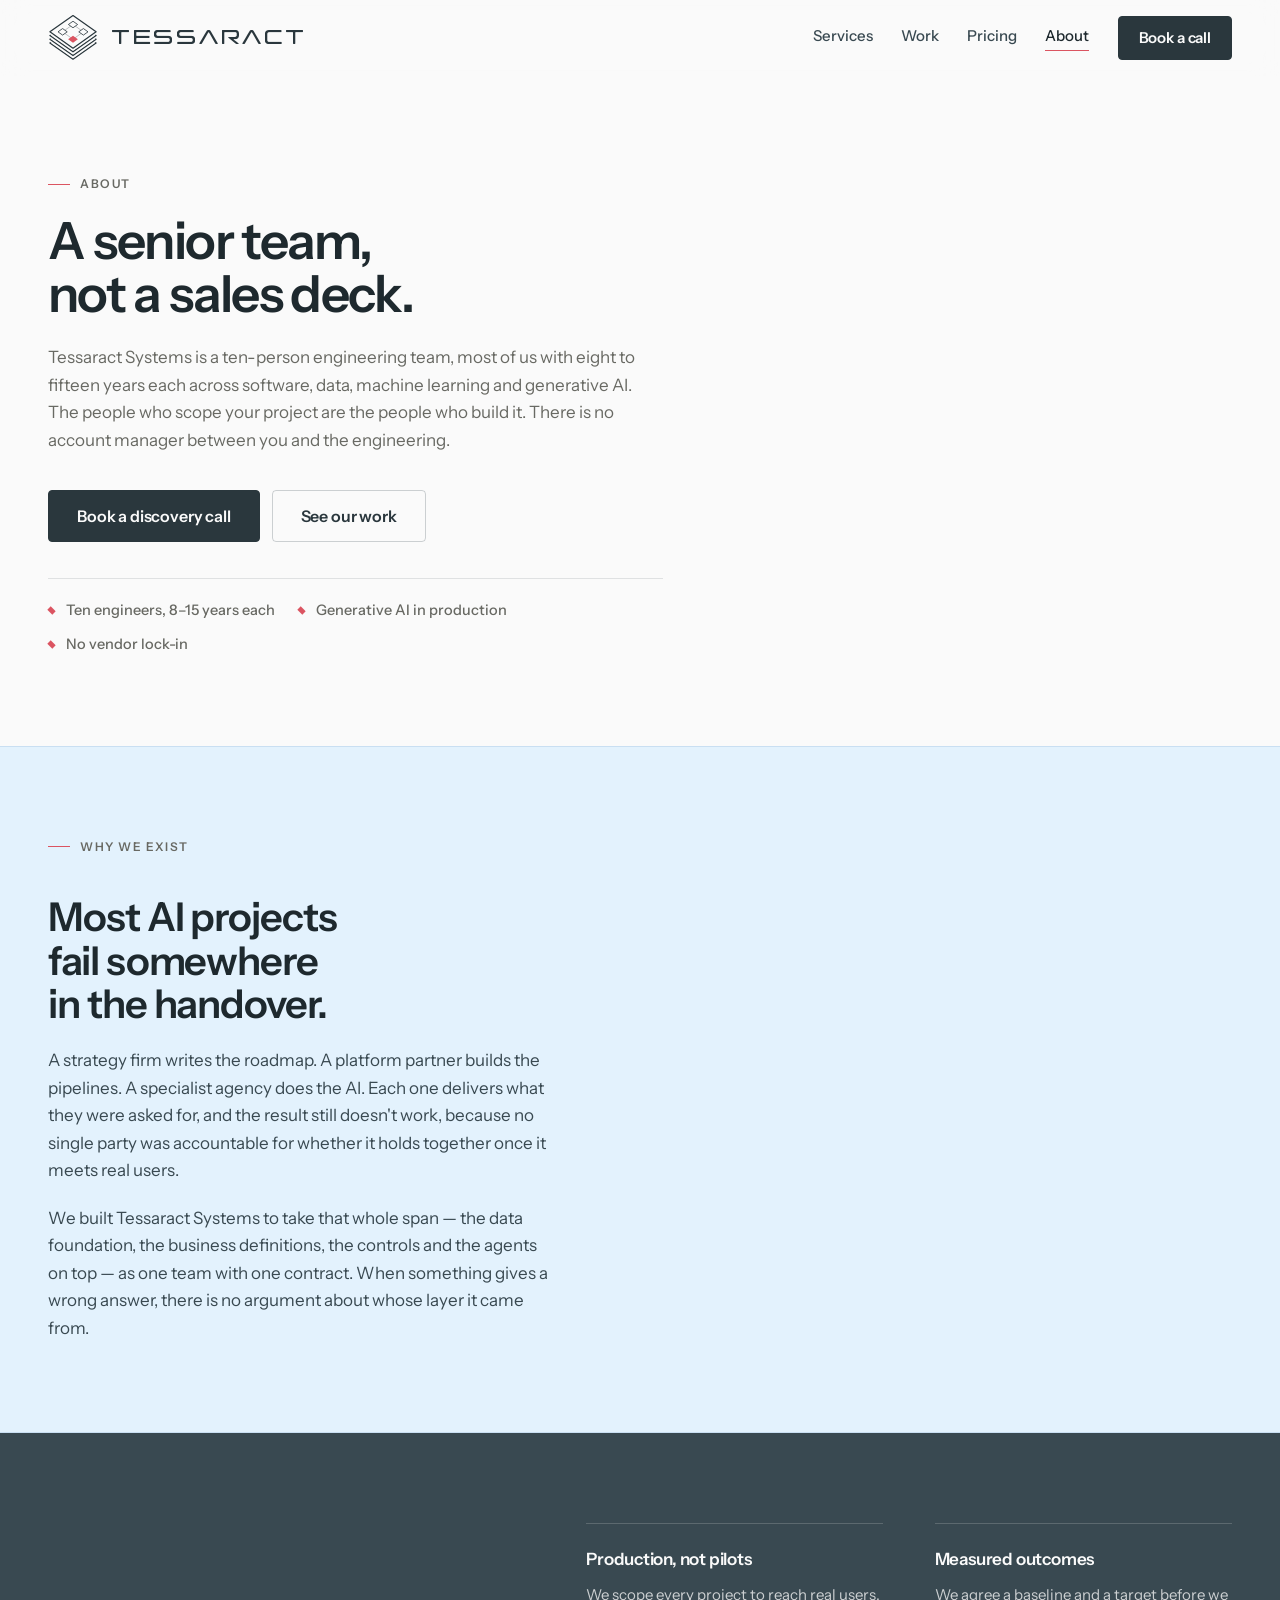
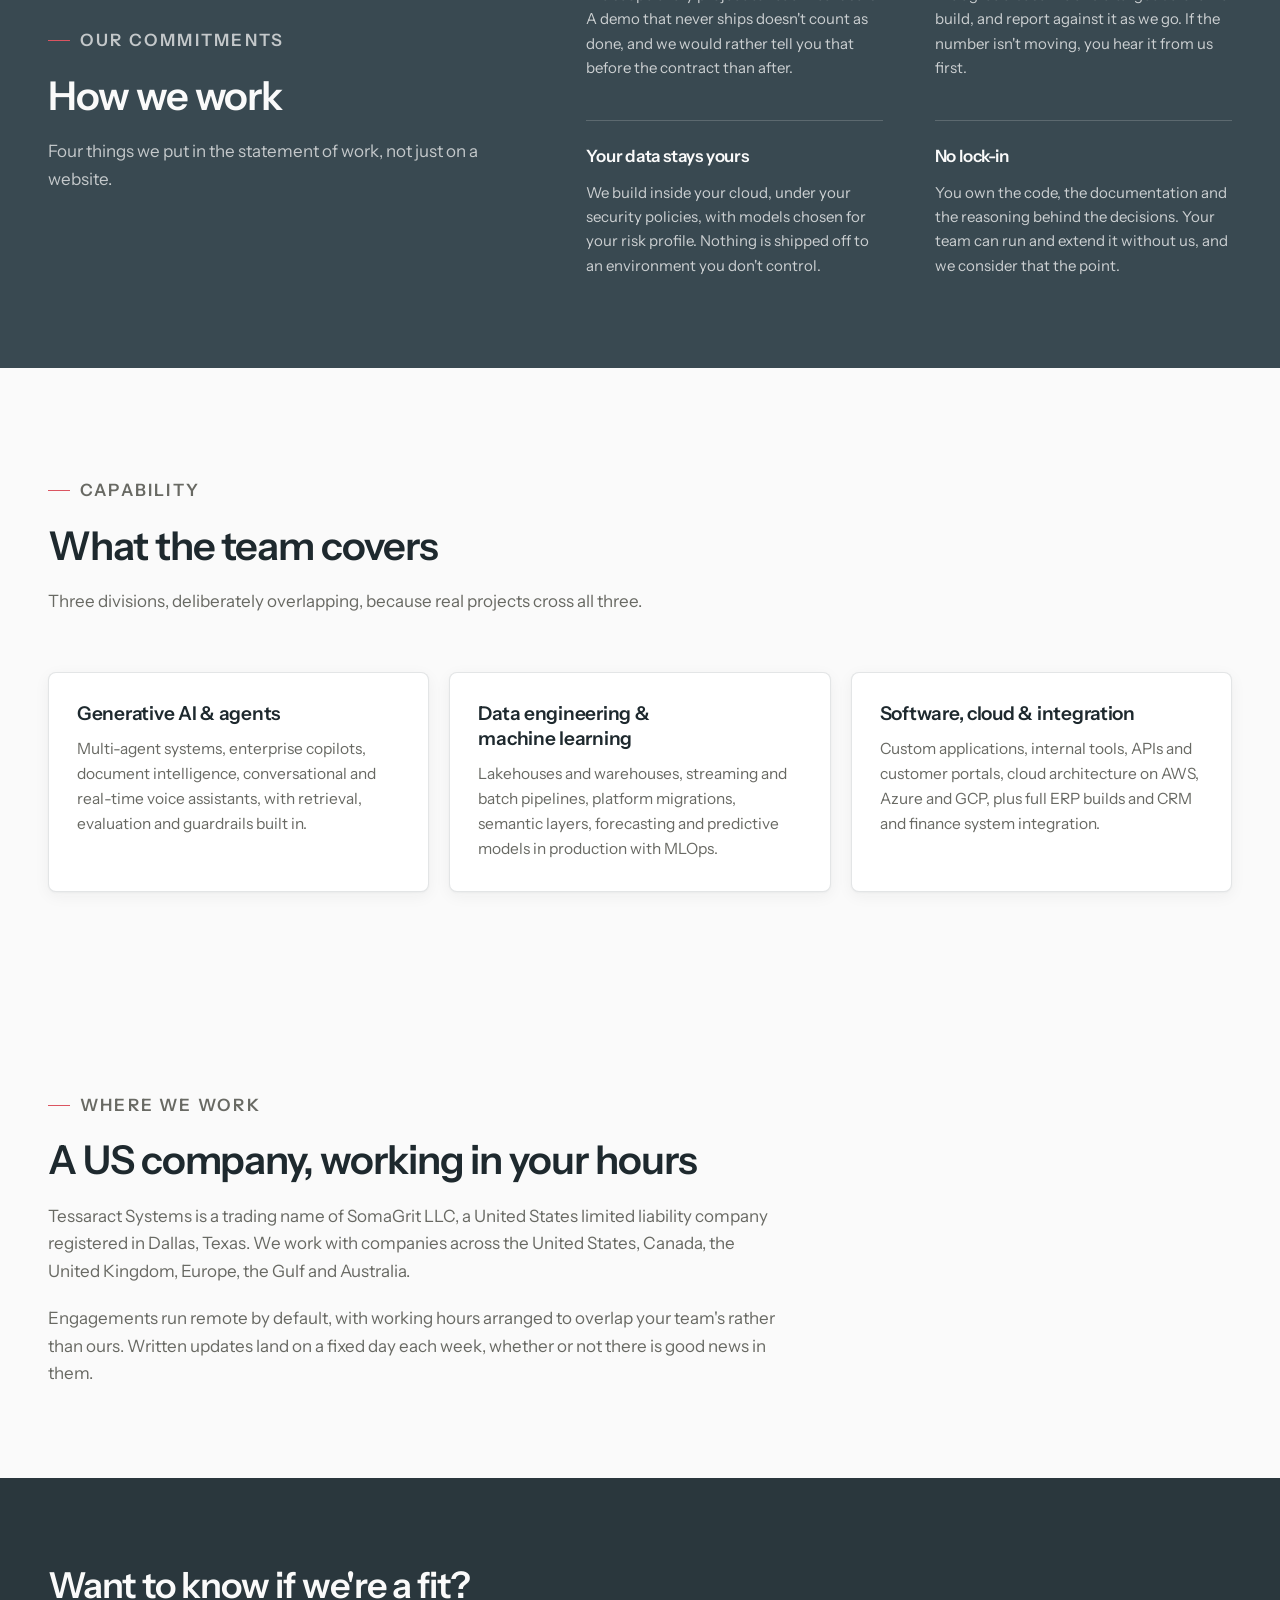
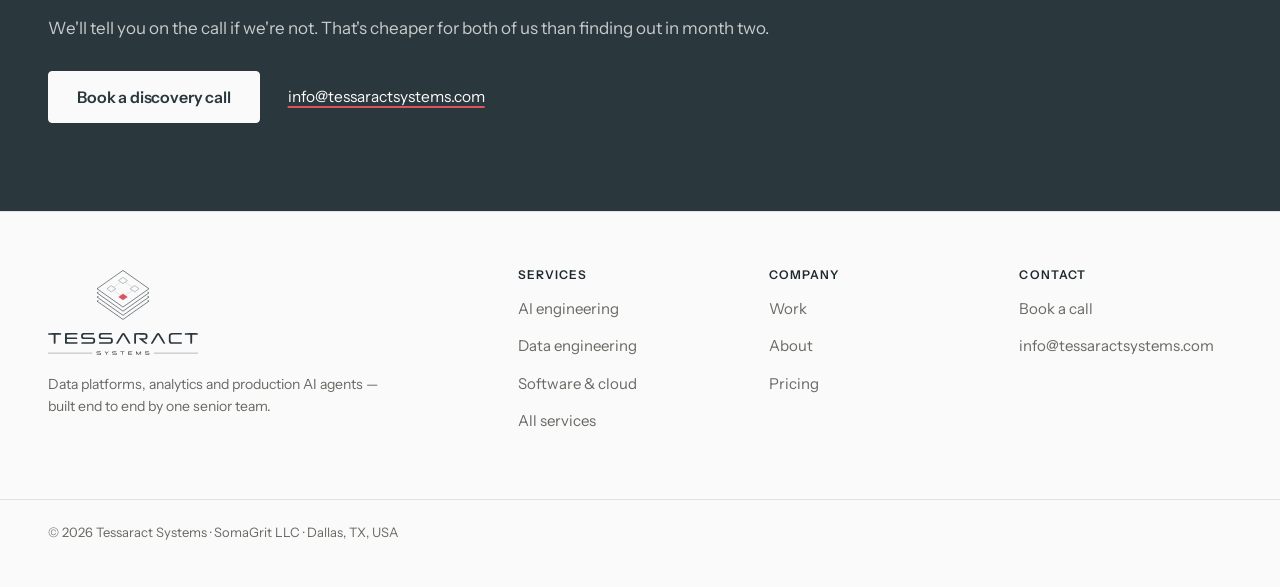
<file: about/index.html>
<!doctype html>
<html lang="en">
<head>
  <meta charset="utf-8">
  <meta name="viewport" content="width=device-width, initial-scale=1">

  <title>About — A Senior Data and AI Engineering Team | Tessaract Systems</title>
  <meta name="description" content="A ten-person engineering team, most with 8 to 15 years each across software, data, ML and generative AI. One team, end to end, no account managers.">

  <link rel="canonical" href="https://tessaractsystems.com/about/">

  <meta name="theme-color" content="#FAFAFA">
  <meta name="robots" content="index, follow, max-image-preview:large">

  <meta property="og:type" content="website">
  <meta property="og:site_name" content="Tessaract Systems">
  <meta property="og:url" content="https://tessaractsystems.com/about/">
  <meta property="og:title" content="About — Tessaract Systems">
  <meta property="og:description" content="A senior engineering team, not a sales deck. The people who scope your project are the people who build it.">
  <meta property="og:image" content="https://tessaractsystems.com/assets/og-image.png">
  <meta property="og:image:width" content="1200">
  <meta property="og:image:height" content="630">
  <meta property="og:image:alt" content="Tessaract Systems">

  <meta name="twitter:card" content="summary_large_image">
  <meta name="twitter:title" content="About — Tessaract Systems">
  <meta name="twitter:description" content="A senior engineering team, not a sales deck. The people who scope your project are the people who build it.">
  <meta name="twitter:image" content="https://tessaractsystems.com/assets/og-image.png">

  <link rel="icon" type="image/png" sizes="16x16" href="/assets/favicon-16.png?v=5cf4e966">
  <link rel="icon" type="image/png" sizes="32x32" href="/assets/favicon-32.png?v=5cf4e966">
  <link rel="icon" type="image/png" sizes="48x48" href="/assets/favicon-48.png?v=5cf4e966">
  <link rel="icon" type="image/png" sizes="64x64" href="/assets/favicon-64.png?v=5cf4e966">
  <link rel="apple-touch-icon" href="/assets/apple-touch-icon.png?v=5cf4e966">

  <link rel="preload" href="/assets/fonts/Traceform-Regular.woff2" as="font" type="font/woff2" crossorigin>
  <link rel="preconnect" href="https://fonts.googleapis.com">
  <link rel="preconnect" href="https://fonts.gstatic.com" crossorigin>
  <link href="https://fonts.googleapis.com/css2?family=Instrument+Sans:wght@400;500;600;700&display=swap" rel="stylesheet">
  <link rel="stylesheet" href="/css/styles.css?v=753ef6ca">

  <script>document.documentElement.classList.add('js');</script>

  <!-- Privacy-friendly analytics. Uncomment once an account exists.
  <script defer data-domain="tessaractsystems.com" src="https://plausible.io/js/script.js"></script>
  -->

  <script type="application/ld+json">
  {
    "@context":"https://schema.org",
    "@type":"BreadcrumbList",
    "itemListElement":[
    {"@type":"ListItem","position":1,"name":"Home","item":"https://tessaractsystems.com/"},
    {"@type":"ListItem","position":2,"name":"About","item":"https://tessaractsystems.com/about/"}
    ]
  }
  </script>

</head>
<body>
  <a class="skip-link" href="#main">Skip to content</a>

  <header class="site-header">
    <div class="wrap header-inner">
      <a class="brand" href="/" aria-label="Tessaract Systems, home">
        <svg class="brand-mark" viewBox="16 125.56 368 358.87" aria-hidden="true"><defs><mask id="um0" maskUnits="userSpaceOnUse" x="0" y="0" width="760" height="610"><rect x="0" y="0" width="760" height="610" fill="#fff"/><polygon points="200,198.37 370,318.58 200,438.78 30,318.58" fill="#000" stroke="#000" stroke-width="30" stroke-linejoin="round"/><polygon points="200,171.22 370,291.42 200,411.63 30,291.42" fill="#000" stroke="#000" stroke-width="30" stroke-linejoin="round"/><polygon points="200,144.06 370,264.27 200,384.48 30,264.27" fill="#000" stroke="#000" stroke-width="30" stroke-linejoin="round"/></mask><mask id="um1" maskUnits="userSpaceOnUse" x="0" y="0" width="760" height="610"><rect x="0" y="0" width="760" height="610" fill="#fff"/><polygon points="200,171.22 370,291.42 200,411.63 30,291.42" fill="#000" stroke="#000" stroke-width="30" stroke-linejoin="round"/><polygon points="200,144.06 370,264.27 200,384.48 30,264.27" fill="#000" stroke="#000" stroke-width="30" stroke-linejoin="round"/></mask><mask id="um2" maskUnits="userSpaceOnUse" x="0" y="0" width="760" height="610"><rect x="0" y="0" width="760" height="610" fill="#fff"/><polygon points="200,144.06 370,264.27 200,384.48 30,264.27" fill="#000" stroke="#000" stroke-width="30" stroke-linejoin="round"/></mask></defs><polygon mask="url(#um0)" points="200,225.52 370,345.73 200,465.94 30,345.73" fill="none" stroke="currentColor" stroke-width="9" stroke-linejoin="round"/><polygon mask="url(#um1)" points="200,198.37 370,318.58 200,438.78 30,318.58" fill="none" stroke="currentColor" stroke-width="9" stroke-linejoin="round"/><polygon mask="url(#um2)" points="200,171.22 370,291.42 200,411.63 30,291.42" fill="none" stroke="currentColor" stroke-width="9" stroke-linejoin="round"/><polygon points="200,144.06 370,264.27 200,384.48 30,264.27" fill="none" stroke="currentColor" stroke-width="9" stroke-linejoin="round"/><polygon points="200,210.18 276.5,264.27 200,318.36 123.5,264.27" fill="none" stroke="currentColor" stroke-width="4" opacity=".55"/><polygon points="200,186.21 234,210.25 200,234.29 166,210.25" fill="#FAFAFA" stroke="currentColor" stroke-width="6" stroke-linejoin="round"/><polygon points="276.5,240.23 310.5,264.27 276.5,288.31 242.5,264.27" fill="#FAFAFA" stroke="currentColor" stroke-width="6" stroke-linejoin="round"/><polygon points="123.5,240.23 157.5,264.27 123.5,288.31 89.5,264.27" fill="#FAFAFA" stroke="currentColor" stroke-width="6" stroke-linejoin="round"/><polygon points="200,292.84 236,318.29 200,343.75 164,318.29" fill="#DB5461"/></svg>
        <span class="brand-word"><span class="brand-name">Tessaract</span></span>
      </a>

      <button class="nav-toggle" aria-expanded="false" aria-controls="site-nav">
        <span class="nav-toggle-bar"></span>
        <span class="visually-hidden">Menu</span>
      </button>

      <nav id="site-nav" class="site-nav" aria-label="Main">
        <a href="/services/">Services</a>
        <a href="/work/">Work</a>
        <a href="/pricing/">Pricing</a>
        <a href="/about/" aria-current="page">About</a>
        <a class="btn btn-small" href="/contact/">Book a call</a>
      </nav>
    </div>
  </header>

  <main id="main">

    <section class="page-hero">
      <div class="wrap page-hero-grid">
        <div>
          <p class="eyebrow">About</p>
          <h1>A senior team, not a sales deck.</h1>
          <p class="lede">
            Tessaract Systems is a ten-person engineering team, most of us with eight to fifteen
            years each across software, data, machine learning and generative AI. The people who
            scope your project are the people who build it. There is no account manager between
            you and the engineering.
          </p>
          <p class="hero-actions">
            <a class="btn" href="/contact/">Book a discovery call</a>
            <a class="btn btn-ghost" href="/work/">See our work</a>
          </p>
          <ul class="hero-proof">
            <li>Ten engineers, 8&ndash;15 years each</li>
            <li>Generative AI in production</li>
            <li>No vendor lock-in</li>
          </ul>
        </div>
      </div>
    </section>

    <section class="section e2e" aria-labelledby="about-why">
      <div class="wrap e2e-grid">
        <div class="e2e-copy">
          <p class="eyebrow">Why we exist</p>
          <h2 id="about-why">Most AI projects fail somewhere in the handover.</h2>
          <p>
            A strategy firm writes the roadmap. A platform partner builds the pipelines. A
            specialist agency does the AI. Each one delivers what they were asked for, and the
            result still doesn't work, because no single party was accountable for whether it
            holds together once it meets real users.
          </p>
          <p>
            We built Tessaract Systems to take that whole span &mdash; the data foundation, the
            business definitions, the controls and the agents on top &mdash; as one team with one
            contract. When something gives a wrong answer, there is no argument about whose layer
            it came from.
          </p>
        </div>
      </div>
    </section>

    <section class="section principles" aria-labelledby="about-how">
      <div class="wrap principles-grid">
        <div class="section-head">
          <p class="eyebrow eyebrow-invert">Our commitments</p>
          <h2 id="about-how">How we work</h2>
          <p>Four things we put in the statement of work, not just on a website.</p>
        </div>
        <dl class="principle-list">
          <div>
            <dt>Production, not pilots</dt>
            <dd>We scope every project to reach real users. A demo that never ships doesn't count as done, and we would rather tell you that before the contract than after.</dd>
          </div>
          <div>
            <dt>Measured outcomes</dt>
            <dd>We agree a baseline and a target before we build, and report against it as we go. If the number isn't moving, you hear it from us first.</dd>
          </div>
          <div>
            <dt>Your data stays yours</dt>
            <dd>We build inside your cloud, under your security policies, with models chosen for your risk profile. Nothing is shipped off to an environment you don't control.</dd>
          </div>
          <div>
            <dt>No lock-in</dt>
            <dd>You own the code, the documentation and the reasoning behind the decisions. Your team can run and extend it without us, and we consider that the point.</dd>
          </div>
        </dl>
      </div>
    </section>

    <section class="section record" aria-labelledby="about-cap">
      <div class="wrap">
        <div class="section-head">
          <p class="eyebrow">Capability</p>
          <h2 id="about-cap">What the team covers</h2>
          <p>Three divisions, deliberately overlapping, because real projects cross all three.</p>
        </div>
        <div class="capability-grid">
          <article class="capability">
            <h3>Generative AI &amp; agents</h3>
            <p>
              Multi-agent systems, enterprise copilots, document intelligence, conversational and
              real-time voice assistants, with retrieval, evaluation and guardrails built in.
            </p>
          </article>
          <article class="capability">
            <h3>Data engineering &amp; machine learning</h3>
            <p>
              Lakehouses and warehouses, streaming and batch pipelines, platform migrations,
              semantic layers, forecasting and predictive models in production with MLOps.
            </p>
          </article>
          <article class="capability">
            <h3>Software, cloud &amp; integration</h3>
            <p>
              Custom applications, internal tools, APIs and customer portals, cloud architecture on
              AWS, Azure and GCP, plus full ERP builds and CRM and finance system integration.
            </p>
          </article>
        </div>
      </div>
    </section>

    <section class="section" aria-labelledby="about-where">
      <div class="wrap">
        <div class="section-head">
          <p class="eyebrow">Where we work</p>
          <h2 id="about-where">A US company, working in your hours</h2>
          <p>
            Tessaract Systems is a trading name of SomaGrit&nbsp;LLC, a United States limited
            liability company registered in Dallas, Texas. We work with companies across the
            United States, Canada, the United Kingdom, Europe, the Gulf and Australia.
          </p>
          <p>
            Engagements run remote by default, with working hours arranged to overlap your team's
            rather than ours. Written updates land on a fixed day each week, whether or not there
            is good news in them.
          </p>
        </div>
      </div>
    </section>

    <section class="cta-band" aria-labelledby="cta-title">
      <div class="wrap cta-band-inner">
        <div>
          <h2 id="cta-title">Want to know if we're a fit?</h2>
          <p>We'll tell you on the call if we're not. That's cheaper for both of us than finding out in month two.</p>
        </div>
        <div class="cta-band-actions">
          <a class="btn btn-light" href="/contact/">Book a discovery call</a>
          <a class="cta-band-mail" href="mailto:info@tessaractsystems.com">info@tessaractsystems.com</a>
        </div>
      </div>
    </section>
  </main>

  <footer class="site-footer">
    <div class="wrap footer-inner">

      <div class="footer-brand">
        <img class="footer-logo" src="/brand/tessaract-logo.svg" alt="Tessaract Systems"
             width="2000" height="993" loading="lazy" decoding="async">
        <p>Data platforms, analytics and production AI agents &mdash; built end to end by one senior team.</p>
      </div>

      <nav class="footer-cols" aria-label="Footer">
        <div>
          <h2>Services</h2>
          <ul>
            <li><a href="/services/ai-engineering/">AI engineering</a></li>
            <li><a href="/services/data-engineering/">Data engineering</a></li>
            <li><a href="/services/software-cloud/">Software &amp; cloud</a></li>
            <li><a href="/services/">All services</a></li>
          </ul>
        </div>
        <div>
          <h2>Company</h2>
          <ul>
            <li><a href="/work/">Work</a></li>
            <li><a href="/about/">About</a></li>
            <li><a href="/pricing/">Pricing</a></li>
          </ul>
        </div>
        <div>
          <h2>Contact</h2>
          <ul>
            <li><a href="/contact/">Book a call</a></li>
            <li><a href="mailto:info@tessaractsystems.com">info@tessaractsystems.com</a></li>
          </ul>
        </div>
      </nav>

    </div>
    <div class="wrap footer-base">
      <p class="footer-legal">&copy; <span id="year">2026</span> Tessaract Systems &middot; SomaGrit&nbsp;LLC &middot; Dallas, TX, USA</p>
    </div>
  </footer>

  <script src="/js/main.js?v=9735675c" defer></script>
</body>
</html>
</file>
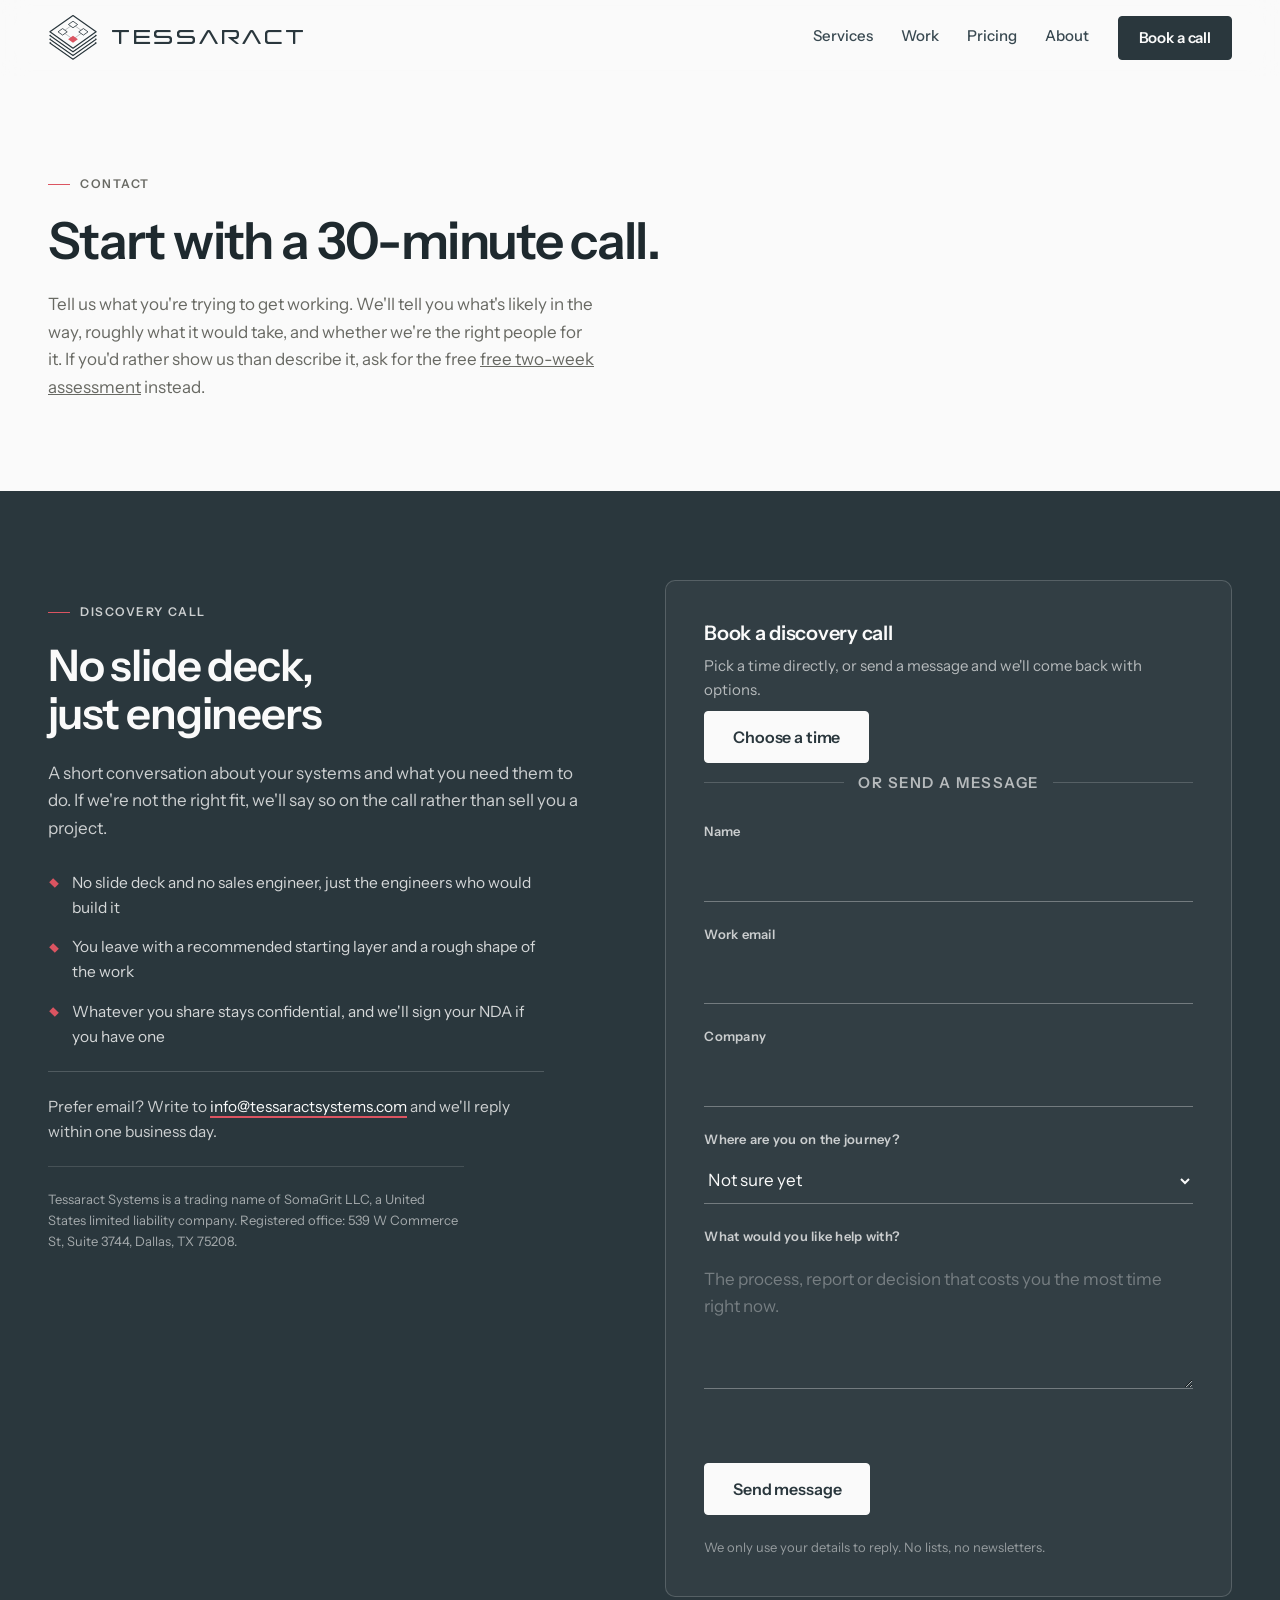
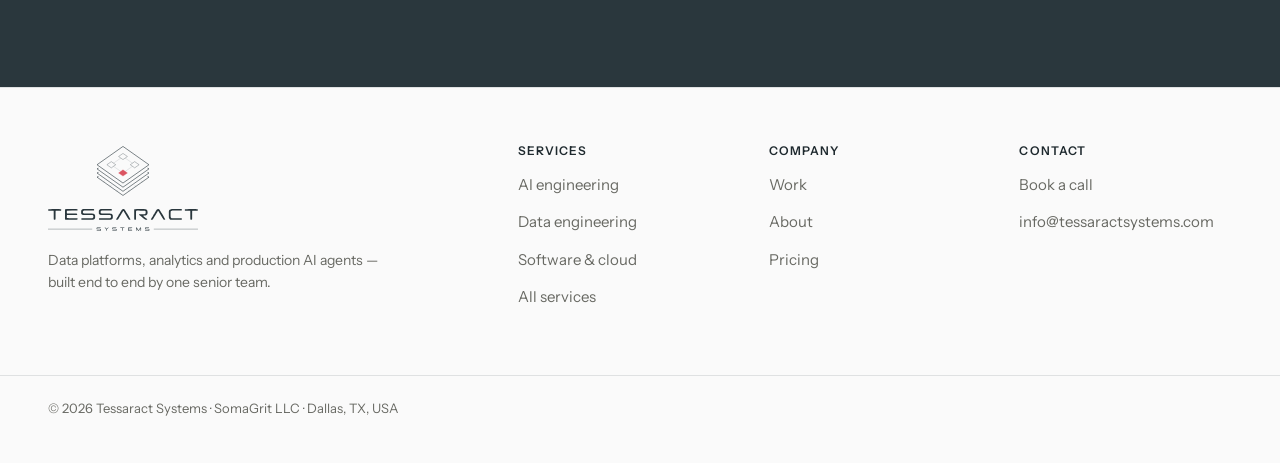
<file: contact/index.html>
<!doctype html>
<html lang="en">
<head>
  <meta charset="utf-8">
  <meta name="viewport" content="width=device-width, initial-scale=1">

  <title>Contact — Book a Discovery Call | Tessaract Systems</title>
  <meta name="description" content="Book a 30-minute discovery call with the engineers who would build your project. No slide deck, no sales engineer. We reply within one business day.">

  <link rel="canonical" href="https://tessaractsystems.com/contact/">

  <meta name="theme-color" content="#FAFAFA">
  <meta name="robots" content="index, follow, max-image-preview:large">

  <meta property="og:type" content="website">
  <meta property="og:site_name" content="Tessaract Systems">
  <meta property="og:url" content="https://tessaractsystems.com/contact/">
  <meta property="og:title" content="Contact — Tessaract Systems">
  <meta property="og:description" content="Tell us what you're trying to get working. We'll tell you which layer is in the way and whether we're the right people for it.">
  <meta property="og:image" content="https://tessaractsystems.com/assets/og-image.png">
  <meta property="og:image:width" content="1200">
  <meta property="og:image:height" content="630">
  <meta property="og:image:alt" content="Tessaract Systems">

  <meta name="twitter:card" content="summary_large_image">
  <meta name="twitter:title" content="Contact — Tessaract Systems">
  <meta name="twitter:description" content="Tell us what you're trying to get working. We'll tell you which layer is in the way and whether we're the right people for it.">
  <meta name="twitter:image" content="https://tessaractsystems.com/assets/og-image.png">

  <link rel="icon" type="image/png" sizes="16x16" href="/assets/favicon-16.png?v=5cf4e966">
  <link rel="icon" type="image/png" sizes="32x32" href="/assets/favicon-32.png?v=5cf4e966">
  <link rel="icon" type="image/png" sizes="48x48" href="/assets/favicon-48.png?v=5cf4e966">
  <link rel="icon" type="image/png" sizes="64x64" href="/assets/favicon-64.png?v=5cf4e966">
  <link rel="apple-touch-icon" href="/assets/apple-touch-icon.png?v=5cf4e966">

  <link rel="preload" href="/assets/fonts/Traceform-Regular.woff2" as="font" type="font/woff2" crossorigin>
  <link rel="preconnect" href="https://fonts.googleapis.com">
  <link rel="preconnect" href="https://fonts.gstatic.com" crossorigin>
  <link href="https://fonts.googleapis.com/css2?family=Instrument+Sans:wght@400;500;600;700&display=swap" rel="stylesheet">
  <link rel="stylesheet" href="/css/styles.css?v=753ef6ca">

  <script>document.documentElement.classList.add('js');</script>

  <!-- Privacy-friendly analytics. Uncomment once an account exists.
  <script defer data-domain="tessaractsystems.com" src="https://plausible.io/js/script.js"></script>
  -->

  <script type="application/ld+json">
  {
    "@context":"https://schema.org",
    "@type":"BreadcrumbList",
    "itemListElement":[
    {"@type":"ListItem","position":1,"name":"Home","item":"https://tessaractsystems.com/"},
    {"@type":"ListItem","position":2,"name":"Contact","item":"https://tessaractsystems.com/contact/"}
    ]
  }
  </script>
  <script type="application/ld+json">
  {
    "@context":"https://schema.org",
    "@type":"ContactPage",
    "url":"https://tessaractsystems.com/contact/",
    "mainEntity":{"@type":"Organization","name":"Tessaract Systems","legalName":"SomaGrit LLC","email":"info@tessaractsystems.com","url":"https://tessaractsystems.com/","address":{"@type":"PostalAddress","streetAddress":"539 W Commerce St, Suite 3744","addressLocality":"Dallas","addressRegion":"TX","postalCode":"75208","addressCountry":"US"}}
  }
  </script>

</head>
<body>
  <a class="skip-link" href="#main">Skip to content</a>

  <header class="site-header">
    <div class="wrap header-inner">
      <a class="brand" href="/" aria-label="Tessaract Systems, home">
        <svg class="brand-mark" viewBox="16 125.56 368 358.87" aria-hidden="true"><defs><mask id="um0" maskUnits="userSpaceOnUse" x="0" y="0" width="760" height="610"><rect x="0" y="0" width="760" height="610" fill="#fff"/><polygon points="200,198.37 370,318.58 200,438.78 30,318.58" fill="#000" stroke="#000" stroke-width="30" stroke-linejoin="round"/><polygon points="200,171.22 370,291.42 200,411.63 30,291.42" fill="#000" stroke="#000" stroke-width="30" stroke-linejoin="round"/><polygon points="200,144.06 370,264.27 200,384.48 30,264.27" fill="#000" stroke="#000" stroke-width="30" stroke-linejoin="round"/></mask><mask id="um1" maskUnits="userSpaceOnUse" x="0" y="0" width="760" height="610"><rect x="0" y="0" width="760" height="610" fill="#fff"/><polygon points="200,171.22 370,291.42 200,411.63 30,291.42" fill="#000" stroke="#000" stroke-width="30" stroke-linejoin="round"/><polygon points="200,144.06 370,264.27 200,384.48 30,264.27" fill="#000" stroke="#000" stroke-width="30" stroke-linejoin="round"/></mask><mask id="um2" maskUnits="userSpaceOnUse" x="0" y="0" width="760" height="610"><rect x="0" y="0" width="760" height="610" fill="#fff"/><polygon points="200,144.06 370,264.27 200,384.48 30,264.27" fill="#000" stroke="#000" stroke-width="30" stroke-linejoin="round"/></mask></defs><polygon mask="url(#um0)" points="200,225.52 370,345.73 200,465.94 30,345.73" fill="none" stroke="currentColor" stroke-width="9" stroke-linejoin="round"/><polygon mask="url(#um1)" points="200,198.37 370,318.58 200,438.78 30,318.58" fill="none" stroke="currentColor" stroke-width="9" stroke-linejoin="round"/><polygon mask="url(#um2)" points="200,171.22 370,291.42 200,411.63 30,291.42" fill="none" stroke="currentColor" stroke-width="9" stroke-linejoin="round"/><polygon points="200,144.06 370,264.27 200,384.48 30,264.27" fill="none" stroke="currentColor" stroke-width="9" stroke-linejoin="round"/><polygon points="200,210.18 276.5,264.27 200,318.36 123.5,264.27" fill="none" stroke="currentColor" stroke-width="4" opacity=".55"/><polygon points="200,186.21 234,210.25 200,234.29 166,210.25" fill="#FAFAFA" stroke="currentColor" stroke-width="6" stroke-linejoin="round"/><polygon points="276.5,240.23 310.5,264.27 276.5,288.31 242.5,264.27" fill="#FAFAFA" stroke="currentColor" stroke-width="6" stroke-linejoin="round"/><polygon points="123.5,240.23 157.5,264.27 123.5,288.31 89.5,264.27" fill="#FAFAFA" stroke="currentColor" stroke-width="6" stroke-linejoin="round"/><polygon points="200,292.84 236,318.29 200,343.75 164,318.29" fill="#DB5461"/></svg>
        <span class="brand-word"><span class="brand-name">Tessaract</span></span>
      </a>

      <button class="nav-toggle" aria-expanded="false" aria-controls="site-nav">
        <span class="nav-toggle-bar"></span>
        <span class="visually-hidden">Menu</span>
      </button>

      <nav id="site-nav" class="site-nav" aria-label="Main">
        <a href="/services/">Services</a>
        <a href="/work/">Work</a>
        <a href="/pricing/">Pricing</a>
        <a href="/about/">About</a>
        <a class="btn btn-small" href="/contact/">Book a call</a>
      </nav>
    </div>
  </header>

  <main id="main">

    <section class="page-hero">
      <div class="wrap page-hero-grid">
        <div>
          <p class="eyebrow">Contact</p>
          <h1>Start with a 30-minute call.</h1>
          <p class="lede">
            Tell us what you're trying to get working. We'll tell you what's likely in the way,
            roughly what it would take, and whether we're the right people for it. If you'd rather
            show us than describe it, ask for the free
            <a href="/pricing/#assessment">free two-week assessment</a> instead.
          </p>
        </div>
      </div>
    </section>

    <section class="contact" id="contact" aria-labelledby="contact-title">
      <div class="wrap contact-grid">
        <div class="contact-copy">
          <p class="eyebrow eyebrow-invert">Discovery call</p>
          <h2 id="contact-title">No slide deck, just engineers</h2>
          <p>
            A short conversation about your systems and what you need them to do. If we're not the
            right fit, we'll say so on the call rather than sell you a project.
          </p>
          <ul class="contact-list">
            <li>No slide deck and no sales engineer, just the engineers who would build it</li>
            <li>You leave with a recommended starting layer and a rough shape of the work</li>
            <li>Whatever you share stays confidential, and we'll sign your NDA if you have one</li>
          </ul>
          <p class="contact-direct">
            Prefer email? Write to
            <a href="mailto:info@tessaractsystems.com">info@tessaractsystems.com</a>
            and we'll reply within one business day.
          </p>
          <p class="contact-direct contact-entity">
            Tessaract Systems is a trading name of SomaGrit&nbsp;LLC, a United States limited
            liability company. Registered office: 539 W Commerce St, Suite 3744, Dallas, TX 75208.
          </p>
        </div>

        <div class="contact-panel">
          <h3>Book a discovery call</h3>
          <p>Pick a time directly, or send a message and we'll come back with options.</p>

          <!-- Replace with your real scheduling link (Cal.com or Calendly).
               Until it exists, this button scrolls to the form. -->
          <p class="panel-cta">
            <a class="btn btn-light" id="book-link" href="#f-name" data-booking="">Choose a time</a>
          </p>

          <p class="panel-divider"><span>or send a message</span></p>

          <form class="contact-form" id="contact-form" method="post"
                action="https://api.web3forms.com/submit" novalidate>
            <!-- Web3Forms access key. Public by design: it only permits
                 submissions to the address it was registered with. -->
            <input type="hidden" name="access_key" value="98857ebb-45d0-4898-80d8-465d72977e12">
            <input type="hidden" name="subject" value="New enquiry from tessaractsystems.com">
            <input type="hidden" name="from_name" value="Tessaract Systems website">

            <div class="hp-field" aria-hidden="true">
              <label for="f-botcheck">Leave this field empty</label>
              <input id="f-botcheck" type="text" name="botcheck" tabindex="-1" autocomplete="off">
            </div>

            <div class="field">
              <label for="f-name">Name</label>
              <input id="f-name" name="name" type="text" autocomplete="name" required>
            </div>
            <div class="field">
              <label for="f-email">Work email</label>
              <input id="f-email" name="email" type="email" autocomplete="email" required>
            </div>
            <div class="field">
              <label for="f-company">Company</label>
              <input id="f-company" name="company" type="text" autocomplete="organization">
            </div>
            <div class="field">
              <label for="f-stage">Where are you on the journey?</label>
              <select id="f-stage" name="stage">
                <option value="">Not sure yet</option>
                <option>I'd like the free assessment</option>
                <option>Our data lives in many systems</option>
                <option>We have a platform, but the numbers don't agree</option>
                <option>Our AI pilots never reach production</option>
                <option>Our data is ready and we want results</option>
              </select>
            </div>
            <div class="field">
              <label for="f-message">What would you like help with?</label>
              <textarea id="f-message" name="message" rows="4" required
                        placeholder="The process, report or decision that costs you the most time right now."></textarea>
            </div>

            <p class="form-status" id="form-status" role="status" aria-live="polite"></p>
            <button class="btn btn-light" type="submit">Send message</button>
            <p class="form-small">We only use your details to reply. No lists, no newsletters.</p>
          </form>
        </div>
      </div>
    </section>
  </main>

  <footer class="site-footer">
    <div class="wrap footer-inner">

      <div class="footer-brand">
        <img class="footer-logo" src="/brand/tessaract-logo.svg" alt="Tessaract Systems"
             width="2000" height="993" loading="lazy" decoding="async">
        <p>Data platforms, analytics and production AI agents &mdash; built end to end by one senior team.</p>
      </div>

      <nav class="footer-cols" aria-label="Footer">
        <div>
          <h2>Services</h2>
          <ul>
            <li><a href="/services/ai-engineering/">AI engineering</a></li>
            <li><a href="/services/data-engineering/">Data engineering</a></li>
            <li><a href="/services/software-cloud/">Software &amp; cloud</a></li>
            <li><a href="/services/">All services</a></li>
          </ul>
        </div>
        <div>
          <h2>Company</h2>
          <ul>
            <li><a href="/work/">Work</a></li>
            <li><a href="/about/">About</a></li>
            <li><a href="/pricing/">Pricing</a></li>
          </ul>
        </div>
        <div>
          <h2>Contact</h2>
          <ul>
            <li><a href="/contact/">Book a call</a></li>
            <li><a href="mailto:info@tessaractsystems.com">info@tessaractsystems.com</a></li>
          </ul>
        </div>
      </nav>

    </div>
    <div class="wrap footer-base">
      <p class="footer-legal">&copy; <span id="year">2026</span> Tessaract Systems &middot; SomaGrit&nbsp;LLC &middot; Dallas, TX, USA</p>
    </div>
  </footer>

  <script src="/js/main.js?v=9735675c" defer></script>
</body>
</html>
</file>
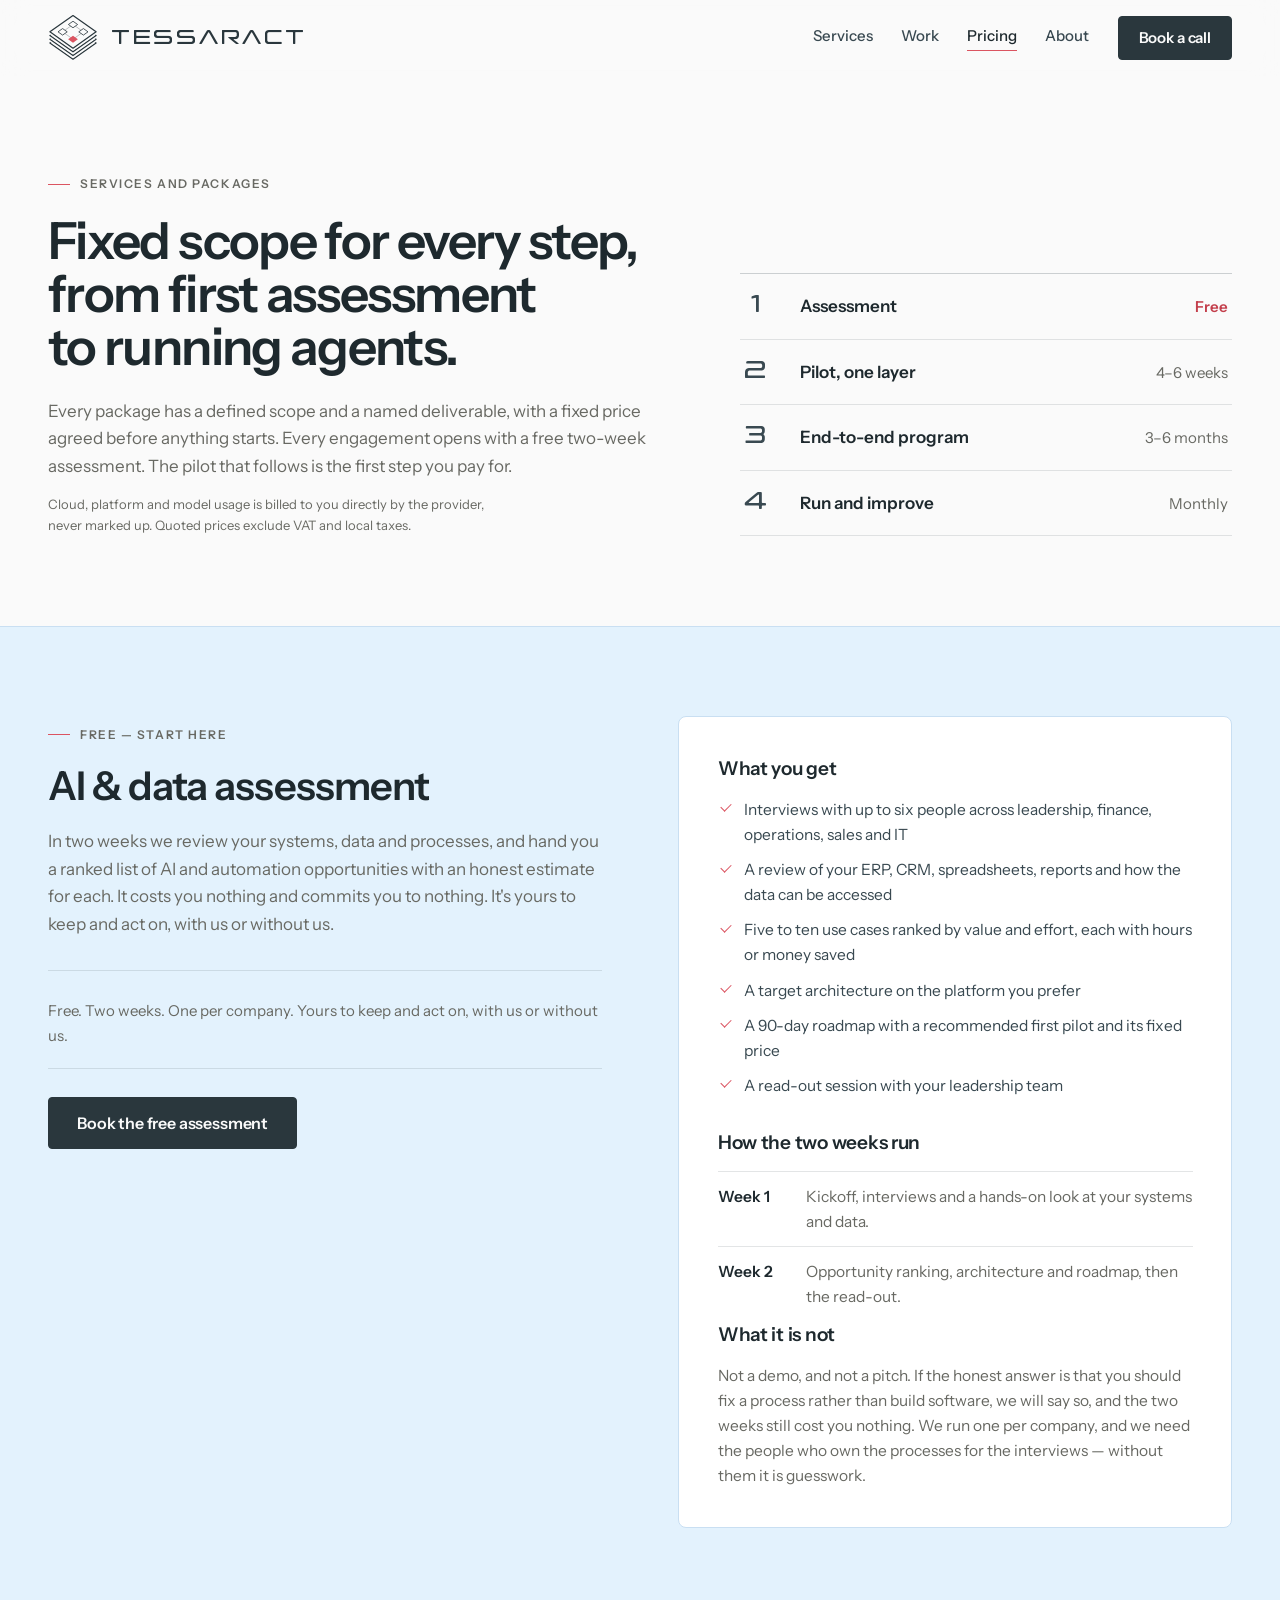
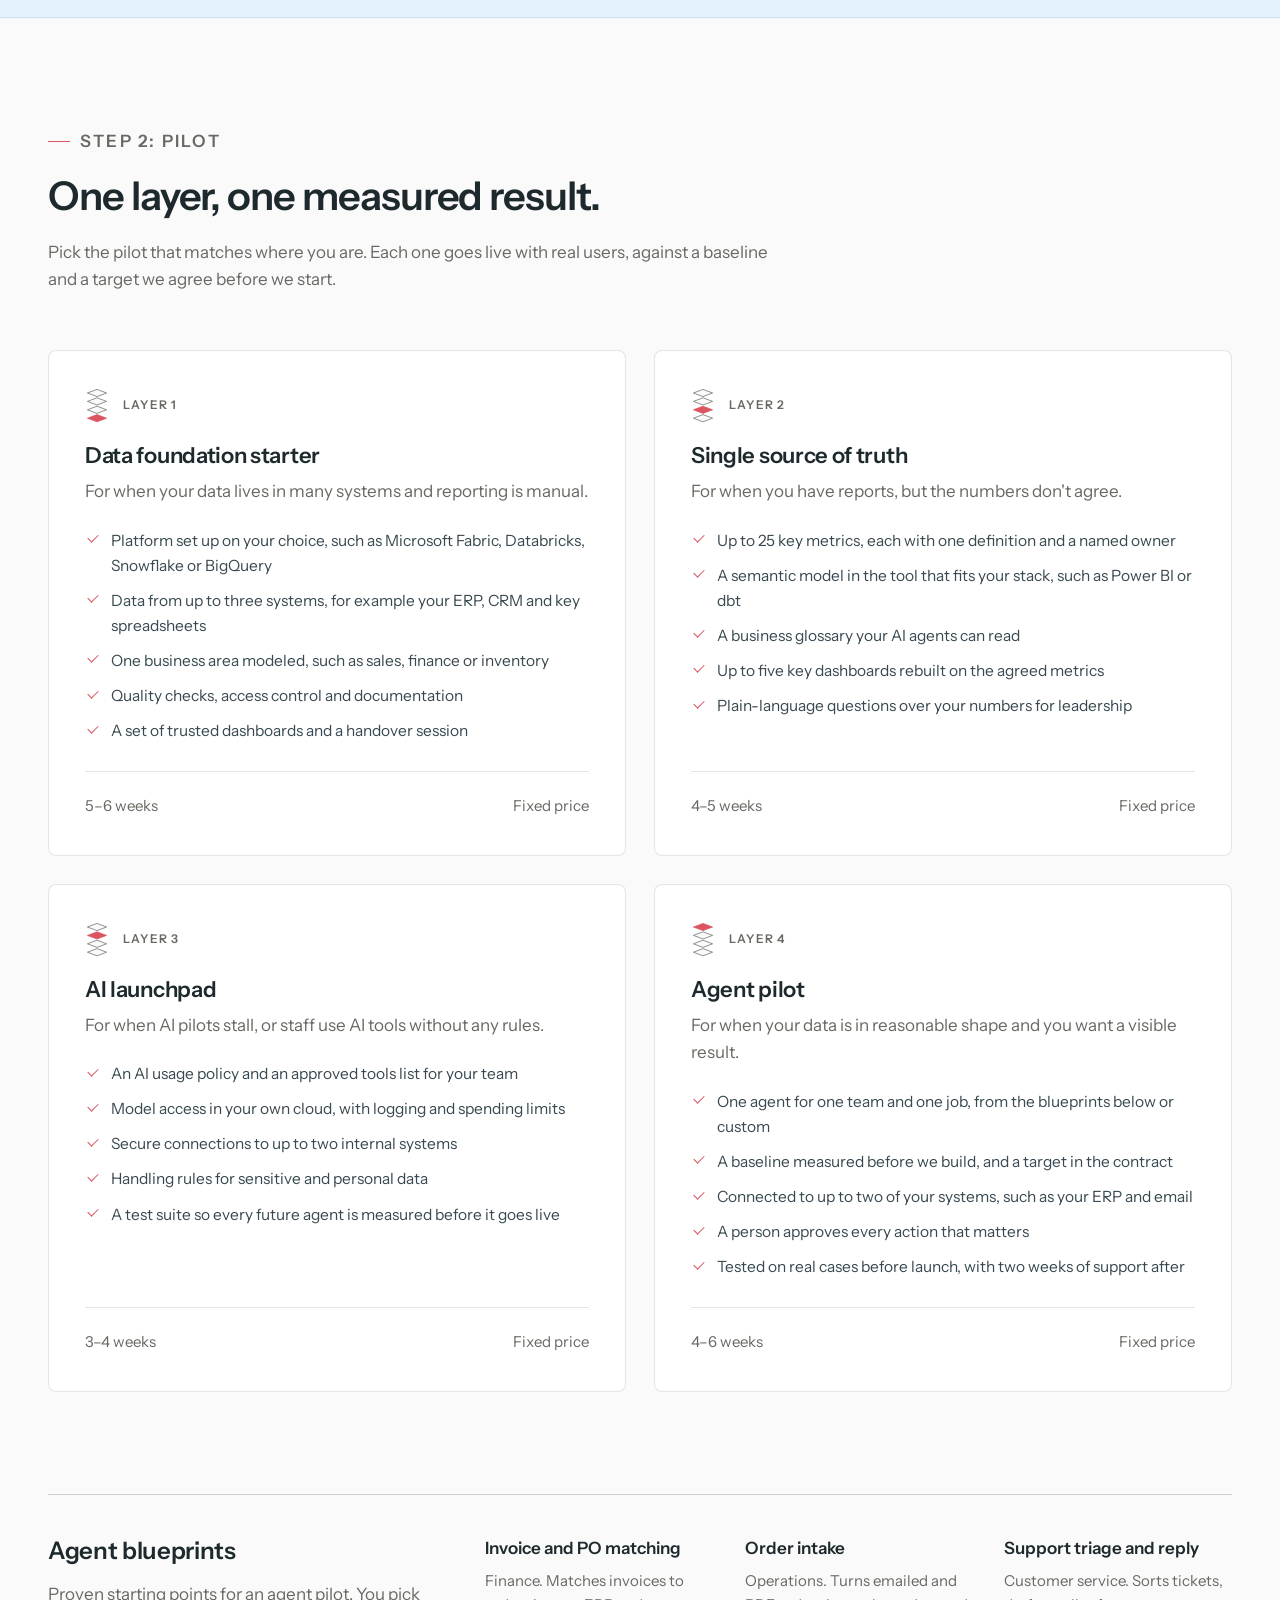
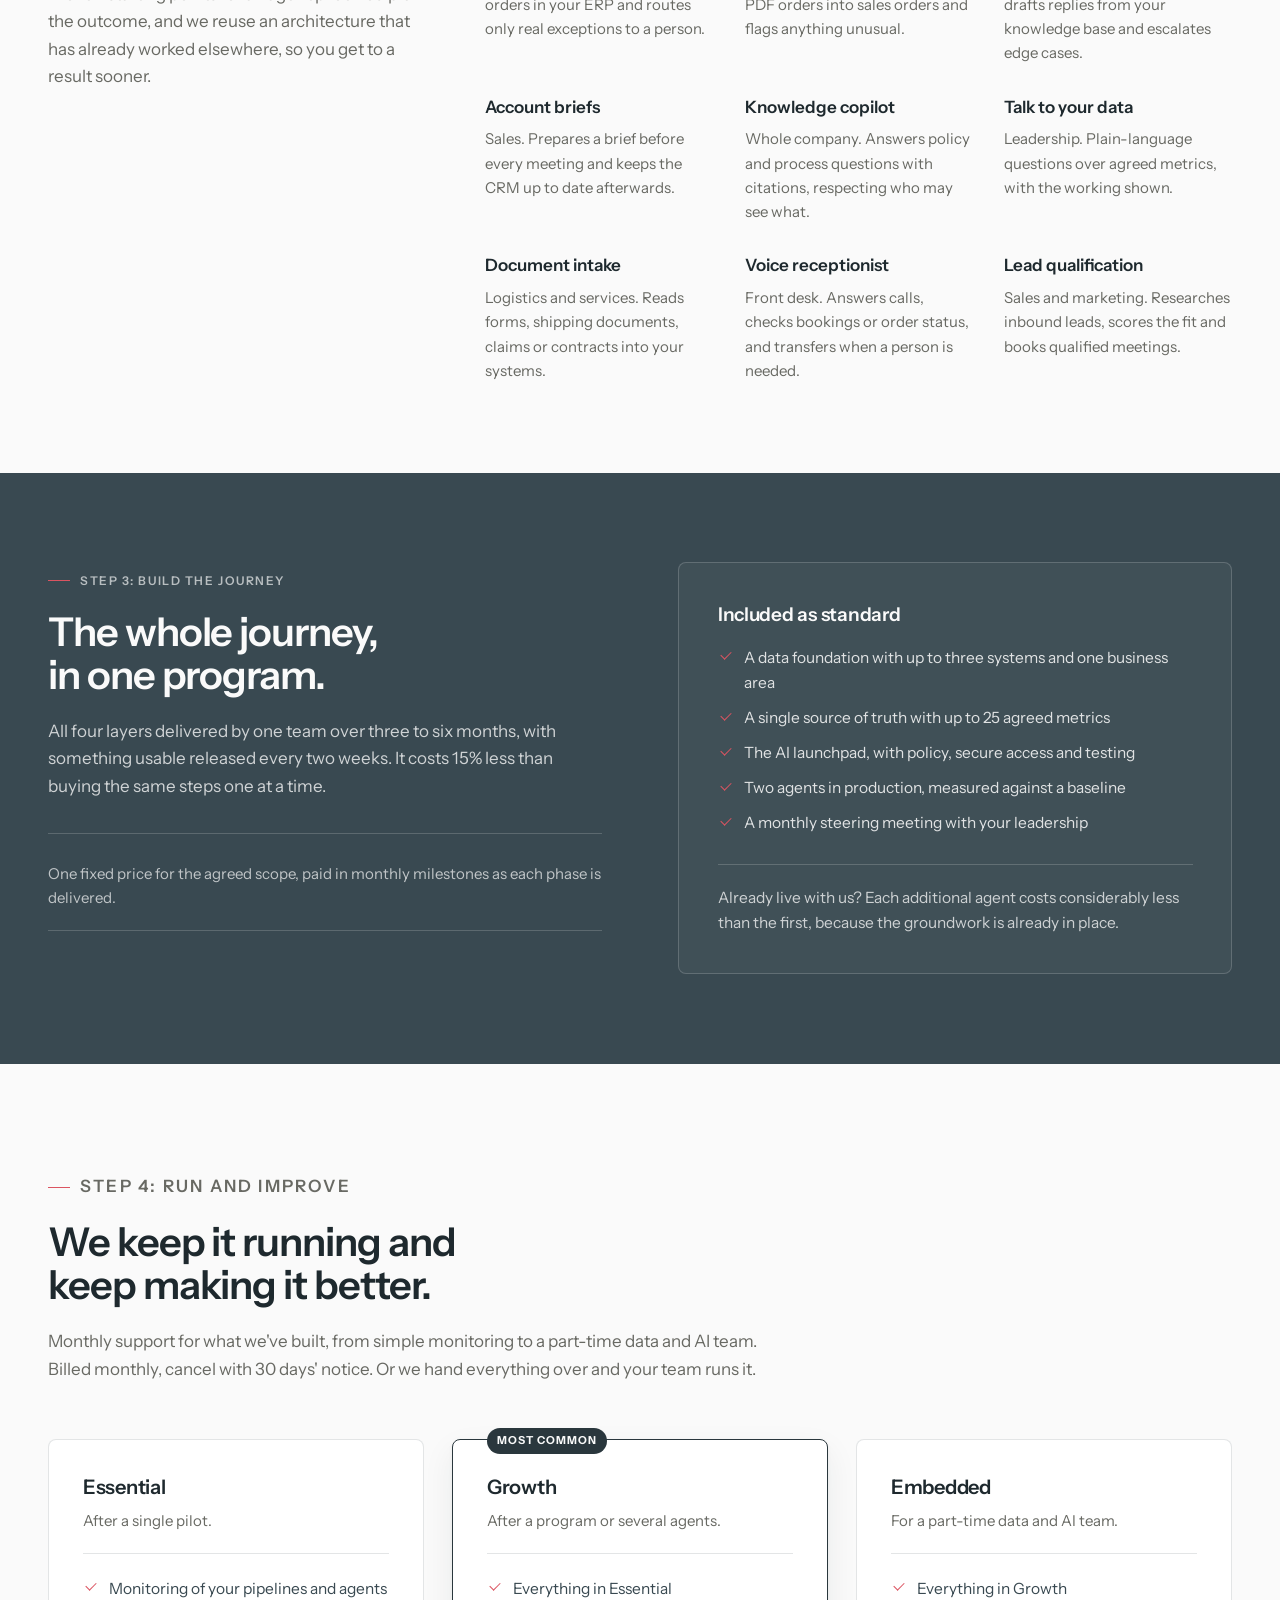
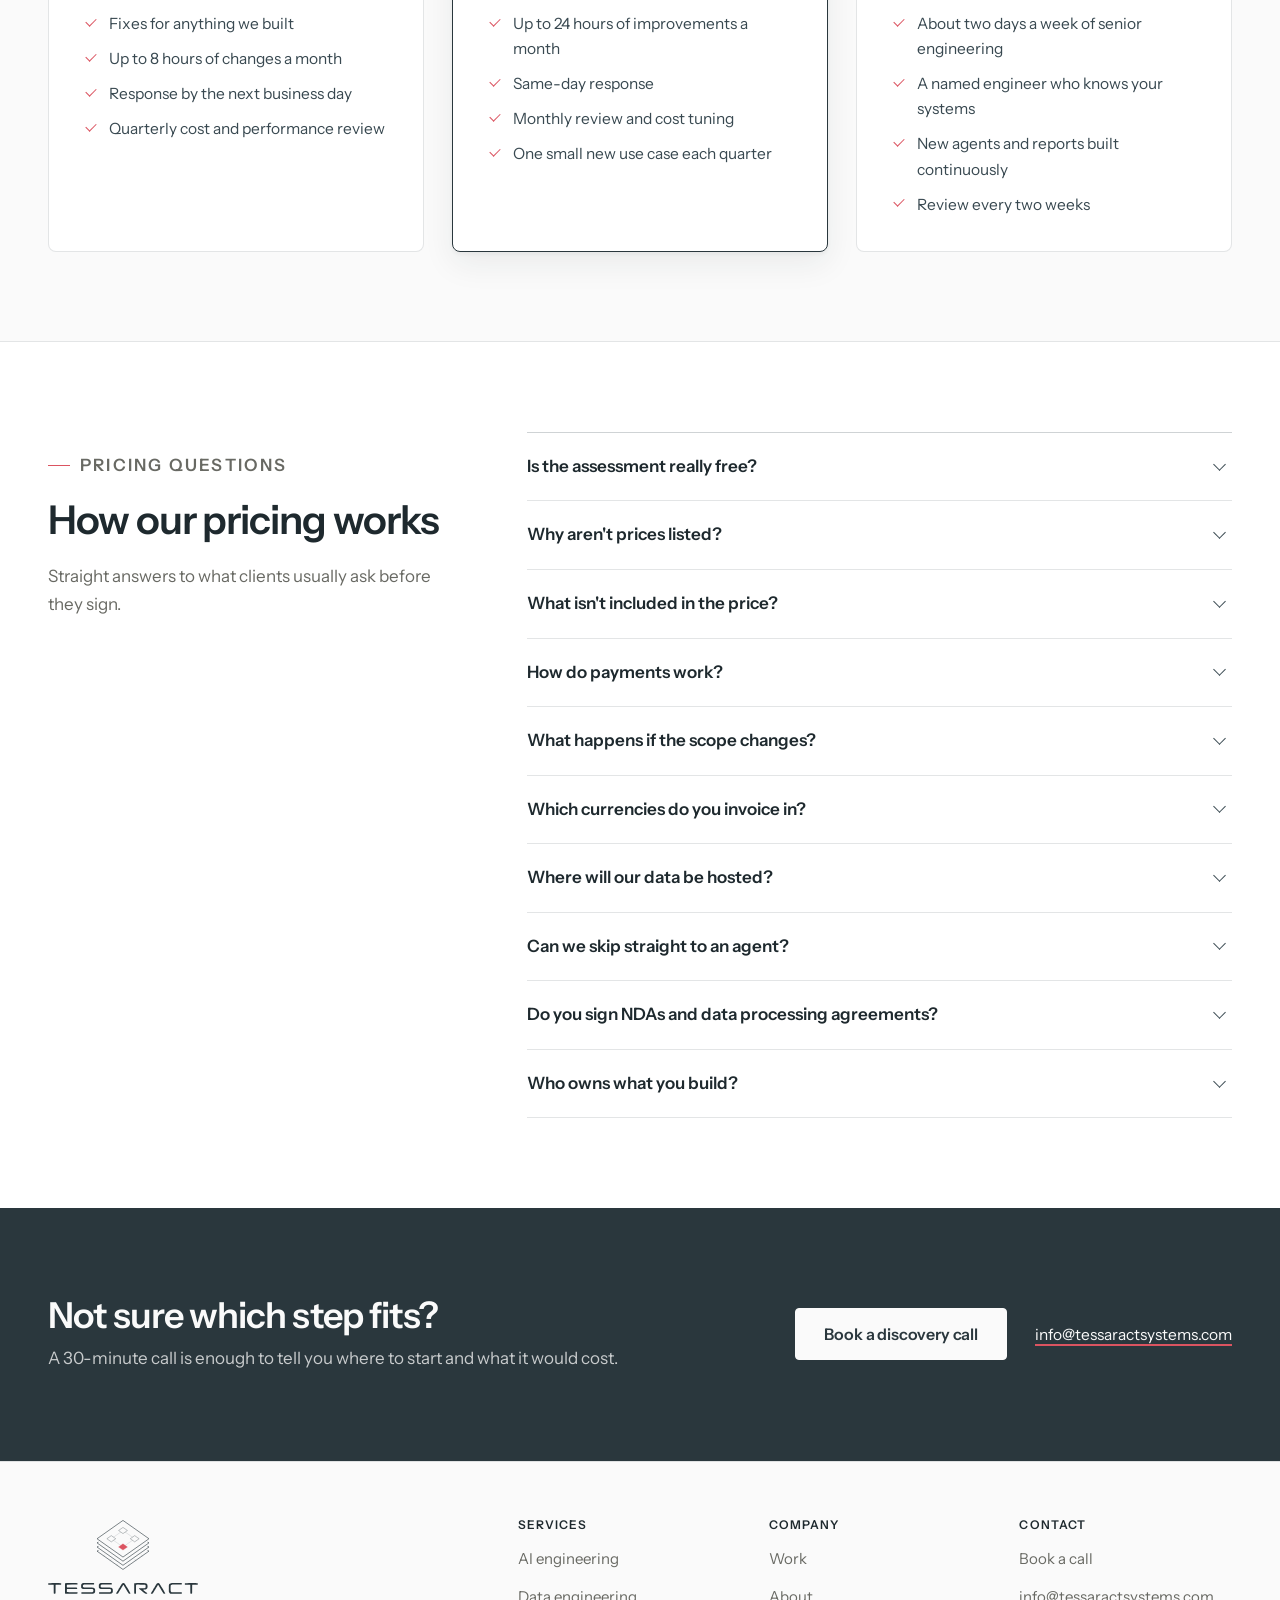
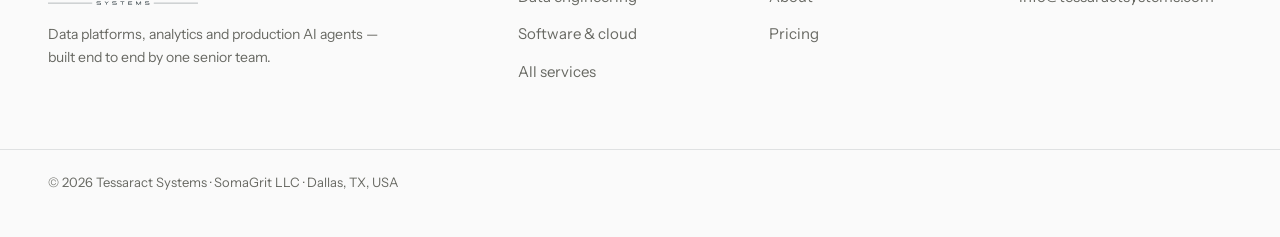
<file: pricing/index.html>
<!doctype html>
<html lang="en">
<head>
  <meta charset="utf-8">
  <meta name="viewport" content="width=device-width, initial-scale=1">

  <title>Services and Packages — Tessaract Systems</title>
  <meta name="description" content="A free two-week assessment, then fixed-scope packages: one-layer pilots, an end-to-end program and monthly retainers. We confirm your price on a short call.">

  <link rel="canonical" href="https://tessaractsystems.com/pricing/">

  <meta name="theme-color" content="#FAFAFA">
  <meta name="robots" content="index, follow, max-image-preview:large">

  <meta property="og:type" content="website">
  <meta property="og:site_name" content="Tessaract Systems">
  <meta property="og:url" content="https://tessaractsystems.com/pricing/">
  <meta property="og:title" content="Services and pricing — Tessaract Systems">
  <meta property="og:description" content="A free two-week assessment first, then every step to running AI agents with a fixed scope and a price agreed before we start.">
  <meta property="og:image" content="https://tessaractsystems.com/assets/og-image.png">
  <meta property="og:image:width" content="1200">
  <meta property="og:image:height" content="630">
  <meta name="twitter:card" content="summary_large_image">

  <link rel="icon" type="image/png" sizes="16x16" href="/assets/favicon-16.png?v=5cf4e966">
  <link rel="icon" type="image/png" sizes="32x32" href="/assets/favicon-32.png?v=5cf4e966">
  <link rel="icon" type="image/png" sizes="48x48" href="/assets/favicon-48.png?v=5cf4e966">
  <link rel="icon" type="image/png" sizes="64x64" href="/assets/favicon-64.png?v=5cf4e966">
  <link rel="apple-touch-icon" href="/assets/apple-touch-icon.png?v=5cf4e966">

  <link rel="preload" href="/assets/fonts/Traceform-Regular.woff2" as="font" type="font/woff2" crossorigin>
  <link rel="preconnect" href="https://fonts.googleapis.com">
  <link rel="preconnect" href="https://fonts.gstatic.com" crossorigin>
  <link href="https://fonts.googleapis.com/css2?family=Instrument+Sans:wght@400;500;600;700&display=swap" rel="stylesheet">
  <link rel="stylesheet" href="/css/styles.css?v=753ef6ca">

  <script>document.documentElement.classList.add('js');</script>

  <!-- Privacy-friendly analytics. Uncomment once the domain is live.
  <script defer data-domain="tessaractsystems.com" src="https://plausible.io/js/script.js"></script>
  -->
  <script type="application/ld+json">
{
  "@context": "https://schema.org",
  "@type": "BreadcrumbList",
  "itemListElement": [
    {
      "@type": "ListItem",
      "position": 1,
      "name": "Home",
      "item": "https://tessaractsystems.com/"
    },
    {
      "@type": "ListItem",
      "position": 2,
      "name": "Pricing",
      "item": "https://tessaractsystems.com/pricing/"
    }
  ]
}
  </script>
  <script type="application/ld+json">
    {
      "@context": "https://schema.org",
      "@type": "FAQPage",
      "mainEntity": [
        {
          "@type": "Question",
          "name": "Is the assessment really free?",
          "acceptedAnswer": {
            "@type": "Answer",
            "text": "Yes, and there is no obligation. Two weeks of senior engineering time, the interviews, the architecture and the roadmap, all yours to keep and act on whether or not we work together. We run one per company. If the honest answer is that you should fix a process rather than build software, we will say so."
          }
        },
        {
          "@type": "Question",
          "name": "Why aren't prices listed?",
          "acceptedAnswer": {
            "@type": "Answer",
            "text": "Because the honest number depends on how many systems are involved and what state the data is in, and a figure on a page would be wrong for most readers. Tell us the shape of it on a short call and we'll give you a fixed price for the scope, in writing, before any work starts."
          }
        },
        {
          "@type": "Question",
          "name": "What isn't included in the price?",
          "acceptedAnswer": {
            "@type": "Answer",
            "text": "Cloud hosting, data platform licences and AI model usage. You pay those directly to the provider, so there's no markup and no lock-in. Every proposal includes an estimate of the monthly running cost."
          }
        },
        {
          "@type": "Question",
          "name": "How do payments work?",
          "acceptedAnswer": {
            "@type": "Answer",
            "text": "The assessment costs nothing. Pilots are paid half at signature and half at go-live. Programs are paid in monthly milestones as each phase is delivered, and retainers are billed monthly in advance."
          }
        },
        {
          "@type": "Question",
          "name": "What happens if the scope changes?",
          "acceptedAnswer": {
            "@type": "Answer",
            "text": "We write a short change note with a fixed price, and nothing extra starts until you approve it. You'll never get a surprise invoice."
          }
        },
        {
          "@type": "Question",
          "name": "Which currencies do you invoice in?",
          "acceptedAnswer": {
            "@type": "Answer",
            "text": "US dollars, euros, British pounds and UAE dirhams, and Saudi riyals on request. Prices exclude VAT and local taxes, which are added where they apply."
          }
        },
        {
          "@type": "Question",
          "name": "Where will our data be hosted?",
          "acceptedAnswer": {
            "@type": "Answer",
            "text": "In your own cloud account, in the region you choose. That includes EU, UK, US, UAE and Saudi regions, so we can meet data residency rules such as GDPR and the UAE and Saudi data protection laws."
          }
        },
        {
          "@type": "Question",
          "name": "Can we skip straight to an agent?",
          "acceptedAnswer": {
            "@type": "Answer",
            "text": "Yes, if your data can support it. The assessment will tell you honestly. If it can't, we'll recommend the smallest foundation step that makes the agent work, rather than build something that fails on bad data."
          }
        },
        {
          "@type": "Question",
          "name": "Do you sign NDAs and data processing agreements?",
          "acceptedAnswer": {
            "@type": "Answer",
            "text": "Yes. We'll sign your NDA before the first detailed conversation, and a data processing agreement before we touch any personal data."
          }
        },
        {
          "@type": "Question",
          "name": "Who owns what you build?",
          "acceptedAnswer": {
            "@type": "Answer",
            "text": "You do. All code, configuration, prompts and documentation are yours once paid for. Your team, or another partner, can run it without us."
          }
        }
      ]
    }
    </script>
</head>
<body>
  <a class="skip-link" href="#main">Skip to content</a>

  <header class="site-header">
    <div class="wrap header-inner">
      <a class="brand" href="/" aria-label="Tessaract Systems, home">
        <svg class="brand-mark" viewBox="16 125.56 368 358.87" aria-hidden="true"><defs><mask id="um0" maskUnits="userSpaceOnUse" x="0" y="0" width="760" height="610"><rect x="0" y="0" width="760" height="610" fill="#fff"/><polygon points="200,198.37 370,318.58 200,438.78 30,318.58" fill="#000" stroke="#000" stroke-width="30" stroke-linejoin="round"/><polygon points="200,171.22 370,291.42 200,411.63 30,291.42" fill="#000" stroke="#000" stroke-width="30" stroke-linejoin="round"/><polygon points="200,144.06 370,264.27 200,384.48 30,264.27" fill="#000" stroke="#000" stroke-width="30" stroke-linejoin="round"/></mask><mask id="um1" maskUnits="userSpaceOnUse" x="0" y="0" width="760" height="610"><rect x="0" y="0" width="760" height="610" fill="#fff"/><polygon points="200,171.22 370,291.42 200,411.63 30,291.42" fill="#000" stroke="#000" stroke-width="30" stroke-linejoin="round"/><polygon points="200,144.06 370,264.27 200,384.48 30,264.27" fill="#000" stroke="#000" stroke-width="30" stroke-linejoin="round"/></mask><mask id="um2" maskUnits="userSpaceOnUse" x="0" y="0" width="760" height="610"><rect x="0" y="0" width="760" height="610" fill="#fff"/><polygon points="200,144.06 370,264.27 200,384.48 30,264.27" fill="#000" stroke="#000" stroke-width="30" stroke-linejoin="round"/></mask></defs><polygon mask="url(#um0)" points="200,225.52 370,345.73 200,465.94 30,345.73" fill="none" stroke="currentColor" stroke-width="9" stroke-linejoin="round"/><polygon mask="url(#um1)" points="200,198.37 370,318.58 200,438.78 30,318.58" fill="none" stroke="currentColor" stroke-width="9" stroke-linejoin="round"/><polygon mask="url(#um2)" points="200,171.22 370,291.42 200,411.63 30,291.42" fill="none" stroke="currentColor" stroke-width="9" stroke-linejoin="round"/><polygon points="200,144.06 370,264.27 200,384.48 30,264.27" fill="none" stroke="currentColor" stroke-width="9" stroke-linejoin="round"/><polygon points="200,210.18 276.5,264.27 200,318.36 123.5,264.27" fill="none" stroke="currentColor" stroke-width="4" opacity=".55"/><polygon points="200,186.21 234,210.25 200,234.29 166,210.25" fill="#FAFAFA" stroke="currentColor" stroke-width="6" stroke-linejoin="round"/><polygon points="276.5,240.23 310.5,264.27 276.5,288.31 242.5,264.27" fill="#FAFAFA" stroke="currentColor" stroke-width="6" stroke-linejoin="round"/><polygon points="123.5,240.23 157.5,264.27 123.5,288.31 89.5,264.27" fill="#FAFAFA" stroke="currentColor" stroke-width="6" stroke-linejoin="round"/><polygon points="200,292.84 236,318.29 200,343.75 164,318.29" fill="#DB5461"/></svg>
        <span class="brand-word"><span class="brand-name">Tessaract</span></span>
      </a>

      <button class="nav-toggle" aria-expanded="false" aria-controls="site-nav">
        <span class="nav-toggle-bar"></span>
        <span class="visually-hidden">Menu</span>
      </button>

      <nav id="site-nav" class="site-nav" aria-label="Main">
        <a href="/services/">Services</a>
        <a href="/work/">Work</a>
        <a href="/pricing/" aria-current="page">Pricing</a>
        <a href="/about/">About</a>
        <a class="btn btn-small" href="/contact/">Book a call</a>
      </nav>
    </div>
  </header>

  <main id="main">

    <!-- ================================================================
         Amounts are deliberately not published. Scope, duration and terms
         are. The price for a given scope is confirmed on a call.
         Internal source of truth: gtm/02-Service-catalogue-and-pricing.md
         The currency switcher in main.js stays in place and lies dormant:
         it activates automatically if [data-usd] elements ever return.
         ================================================================ -->

    <section class="page-hero">
      <div class="wrap page-hero-grid">
        <div>
          <p class="eyebrow">Services and packages</p>
          <h1>Fixed scope for every step, from first assessment to running agents.</h1>
          <p class="lede">
            Every package has a defined scope and a named deliverable, with a fixed price agreed
            before anything starts. Every engagement opens with a free two-week assessment.
            The pilot that follows is the first step you pay for.
          </p>

          <p class="price-note">Cloud, platform and model usage is billed to you directly by the provider, never marked up. Quoted prices exclude VAT and local taxes.</p>
        </div>

        <ol class="step-map" aria-label="How an engagement runs">
          <li>
            <a href="#assessment">
              <span class="step-map-num" aria-hidden="true">1</span>
              <span class="step-map-name">Assessment</span>
              <span class="step-map-price step-map-free">Free</span>
            </a>
          </li>
          <li>
            <a href="#pilots">
              <span class="step-map-num" aria-hidden="true">2</span>
              <span class="step-map-name">Pilot, one layer</span>
              <span class="step-map-price">4&ndash;6 weeks</span>
            </a>
          </li>
          <li>
            <a href="#program">
              <span class="step-map-num" aria-hidden="true">3</span>
              <span class="step-map-name">End-to-end program</span>
              <span class="step-map-price">3&ndash;6 months</span>
            </a>
          </li>
          <li>
            <a href="#retainers">
              <span class="step-map-num" aria-hidden="true">4</span>
              <span class="step-map-name">Run and improve</span>
              <span class="step-map-price">Monthly</span>
            </a>
          </li>
        </ol>
      </div>
    </section>


    <!-- Step 1: the free way in. The whole assessment is given away, so this
         section carries the tinted treatment the paid packages below do not. -->
    <section class="section freestep" id="assessment" aria-labelledby="assessment-title">
      <div class="wrap">
        <div class="package-feature">
          <div class="package-feature-main">
            <p class="eyebrow">Free &mdash; start here</p>
            <h2 id="assessment-title">AI &amp; data assessment</h2>
            <p class="package-feature-lede">
              In two weeks we review your systems, data and processes, and hand you a ranked list of
              AI and automation opportunities with an honest estimate for each. It costs you nothing
              and commits you to nothing. It's yours to keep and act on, with us or without us.
            </p>

            <div class="price-block">
              <p class="price-terms">Free. Two weeks. One per company. Yours to keep and act on, with us or without us.</p>
            </div>

            <a class="btn" href="/contact/?s=assessment">Book the free assessment</a>
          </div>

          <div class="package-feature-detail">
            <h3>What you get</h3>
            <ul class="tick-list">
              <li>Interviews with up to six people across leadership, finance, operations, sales and IT</li>
              <li>A review of your ERP, CRM, spreadsheets, reports and how the data can be accessed</li>
              <li>Five to ten use cases ranked by value and effort, each with hours or money saved</li>
              <li>A target architecture on the platform you prefer</li>
              <li>A 90-day roadmap with a recommended first pilot and its fixed price</li>
              <li>A read-out session with your leadership team</li>
            </ul>

            <h3>How the two weeks run</h3>
            <dl class="week-list">
              <div><dt>Week 1</dt><dd>Kickoff, interviews and a hands-on look at your systems and data.</dd></div>
              <div><dt>Week 2</dt><dd>Opportunity ranking, architecture and roadmap, then the read-out.</dd></div>
            </dl>

            <h3>What it is not</h3>
            <p class="freestep-note">
              Not a demo, and not a pitch. If the honest answer is that you should fix a process
              rather than build software, we will say so, and the two weeks still cost you nothing.
              We run one per company, and we need the people who own the processes for the
              interviews &mdash; without them it is guesswork.
            </p>
          </div>
        </div>
      </div>
    </section>

    <!-- Step 2 -->
    <section class="section pilots" id="pilots" aria-labelledby="pilots-title">
      <div class="wrap">
        <div class="section-head">
          <p class="eyebrow">Step 2: pilot</p>
          <h2 id="pilots-title">One layer, one measured result.</h2>
          <p>
            Pick the pilot that matches where you are. Each one goes live with real users, against a
            baseline and a target we agree before we start.
          </p>
        </div>

        <div class="package-grid">
          <article class="package" id="pilot-foundation">
            <div class="package-top">
              <svg class="service-glyph" viewBox="0 0 40 60" aria-hidden="true" data-active="0">
                <path d="M20 46 36 52 20 58 4 52Z"/><path d="M20 32 36 38 20 44 4 38Z"/><path d="M20 18 36 24 20 30 4 24Z"/><path d="M20 4 36 10 20 16 4 10Z"/>
              </svg>
              <p class="package-layer">Layer 1</p>
            </div>
            <h3>Data foundation starter</h3>
            <p class="package-fit">For when your data lives in many systems and reporting is manual.</p>
            <ul class="tick-list">
              <li>Platform set up on your choice, such as Microsoft Fabric, Databricks, Snowflake or BigQuery</li>
              <li>Data from up to three systems, for example your ERP, CRM and key spreadsheets</li>
              <li>One business area modeled, such as sales, finance or inventory</li>
              <li>Quality checks, access control and documentation</li>
              <li>A set of trusted dashboards and a handover session</li>
            </ul>
            <p class="package-meta">
              <span>5–6 weeks</span>
              <span>Fixed price</span>
            </p>
          </article>

          <article class="package" id="pilot-semantics">
            <div class="package-top">
              <svg class="service-glyph" viewBox="0 0 40 60" aria-hidden="true" data-active="1">
                <path d="M20 46 36 52 20 58 4 52Z"/><path d="M20 32 36 38 20 44 4 38Z"/><path d="M20 18 36 24 20 30 4 24Z"/><path d="M20 4 36 10 20 16 4 10Z"/>
              </svg>
              <p class="package-layer">Layer 2</p>
            </div>
            <h3>Single source of truth</h3>
            <p class="package-fit">For when you have reports, but the numbers don't agree.</p>
            <ul class="tick-list">
              <li>Up to 25 key metrics, each with one definition and a named owner</li>
              <li>A semantic model in the tool that fits your stack, such as Power BI or dbt</li>
              <li>A business glossary your AI agents can read</li>
              <li>Up to five key dashboards rebuilt on the agreed metrics</li>
              <li>Plain-language questions over your numbers for leadership</li>
            </ul>
            <p class="package-meta">
              <span>4–5 weeks</span>
              <span>Fixed price</span>
            </p>
          </article>

          <article class="package" id="pilot-launchpad">
            <div class="package-top">
              <svg class="service-glyph" viewBox="0 0 40 60" aria-hidden="true" data-active="2">
                <path d="M20 46 36 52 20 58 4 52Z"/><path d="M20 32 36 38 20 44 4 38Z"/><path d="M20 18 36 24 20 30 4 24Z"/><path d="M20 4 36 10 20 16 4 10Z"/>
              </svg>
              <p class="package-layer">Layer 3</p>
            </div>
            <h3>AI launchpad</h3>
            <p class="package-fit">For when AI pilots stall, or staff use AI tools without any rules.</p>
            <ul class="tick-list">
              <li>An AI usage policy and an approved tools list for your team</li>
              <li>Model access in your own cloud, with logging and spending limits</li>
              <li>Secure connections to up to two internal systems</li>
              <li>Handling rules for sensitive and personal data</li>
              <li>A test suite so every future agent is measured before it goes live</li>
            </ul>
            <p class="package-meta">
              <span>3–4 weeks</span>
              <span>Fixed price</span>
            </p>
          </article>

          <article class="package" id="pilot-agent">
            <div class="package-top">
              <svg class="service-glyph" viewBox="0 0 40 60" aria-hidden="true" data-active="3">
                <path d="M20 46 36 52 20 58 4 52Z"/><path d="M20 32 36 38 20 44 4 38Z"/><path d="M20 18 36 24 20 30 4 24Z"/><path d="M20 4 36 10 20 16 4 10Z"/>
              </svg>
              <p class="package-layer">Layer 4</p>
            </div>
            <h3>Agent pilot</h3>
            <p class="package-fit">For when your data is in reasonable shape and you want a visible result.</p>
            <ul class="tick-list">
              <li>One agent for one team and one job, from the blueprints below or custom</li>
              <li>A baseline measured before we build, and a target in the contract</li>
              <li>Connected to up to two of your systems, such as your ERP and email</li>
              <li>A person approves every action that matters</li>
              <li>Tested on real cases before launch, with two weeks of support after</li>
            </ul>
            <p class="package-meta">
              <span>4–6 weeks</span>
              <span>Fixed price</span>
            </p>
          </article>
        </div>

        <div class="blueprints" id="blueprints">
          <div class="blueprints-head">
            <h3>Agent blueprints</h3>
            <p>
              Proven starting points for an agent pilot. You pick the outcome, and we reuse an
              architecture that has already worked elsewhere, so you get to a result sooner.
            </p>
          </div>
          <dl class="blueprint-list">
            <div><dt>Invoice and PO matching</dt><dd>Finance. Matches invoices to orders in your ERP and routes only real exceptions to a person.</dd></div>
            <div><dt>Order intake</dt><dd>Operations. Turns emailed and PDF orders into sales orders and flags anything unusual.</dd></div>
            <div><dt>Support triage and reply</dt><dd>Customer service. Sorts tickets, drafts replies from your knowledge base and escalates edge cases.</dd></div>
            <div><dt>Account briefs</dt><dd>Sales. Prepares a brief before every meeting and keeps the CRM up to date afterwards.</dd></div>
            <div><dt>Knowledge copilot</dt><dd>Whole company. Answers policy and process questions with citations, respecting who may see what.</dd></div>
            <div><dt>Talk to your data</dt><dd>Leadership. Plain-language questions over agreed metrics, with the working shown.</dd></div>
            <div><dt>Document intake</dt><dd>Logistics and services. Reads forms, shipping documents, claims or contracts into your systems.</dd></div>
            <div><dt>Voice receptionist</dt><dd>Front desk. Answers calls, checks bookings or order status, and transfers when a person is needed.</dd></div>
            <div><dt>Lead qualification</dt><dd>Sales and marketing. Researches inbound leads, scores the fit and books qualified meetings.</dd></div>
          </dl>
        </div>
      </div>
    </section>

    <!-- Step 3 -->
    <section class="section program" id="program" aria-labelledby="program-title">
      <div class="wrap program-grid">
        <div>
          <p class="eyebrow eyebrow-invert">Step 3: build the journey</p>
          <h2 id="program-title">The whole journey, in one program.</h2>
          <p class="program-lede">
            All four layers delivered by one team over three to six months, with something usable
            released every two weeks. It costs 15% less than buying the same steps one at a time.
          </p>
          <div class="price-block price-block-invert">
            <p class="price-terms">One fixed price for the agreed scope, paid in monthly milestones as each phase is delivered.</p>
          </div>
        </div>

        <div class="program-detail">
          <h3>Included as standard</h3>
          <ul class="tick-list tick-list-invert">
            <li>A data foundation with up to three systems and one business area</li>
            <li>A single source of truth with up to 25 agreed metrics</li>
            <li>The AI launchpad, with policy, secure access and testing</li>
            <li>Two agents in production, measured against a baseline</li>
            <li>A monthly steering meeting with your leadership</li>
          </ul>
          <p class="program-extra">
            Already live with us? Each additional agent costs considerably less than the first,
            because the groundwork is already in place.
          </p>
        </div>
      </div>
    </section>

    <!-- Step 4 -->
    <section class="section retainers" id="retainers" aria-labelledby="retainers-title">
      <div class="wrap">
        <div class="section-head">
          <p class="eyebrow">Step 4: run and improve</p>
          <h2 id="retainers-title">We keep it running and keep making it better.</h2>
          <p>
            Monthly support for what we've built, from simple monitoring to a part-time data and AI
            team. Billed monthly, cancel with 30 days' notice. Or we hand everything over and your
            team runs it.
          </p>
        </div>

        <div class="retainer-grid">
          <article class="retainer">
            <h3>Essential</h3>
            <p class="retainer-fit">After a single pilot.</p>
            <ul class="tick-list">
              <li>Monitoring of your pipelines and agents</li>
              <li>Fixes for anything we built</li>
              <li>Up to 8 hours of changes a month</li>
              <li>Response by the next business day</li>
              <li>Quarterly cost and performance review</li>
            </ul>
          </article>

          <article class="retainer is-common">
            <p class="retainer-flag">Most common</p>
            <h3>Growth</h3>
            <p class="retainer-fit">After a program or several agents.</p>
            <ul class="tick-list">
              <li>Everything in Essential</li>
              <li>Up to 24 hours of improvements a month</li>
              <li>Same-day response</li>
              <li>Monthly review and cost tuning</li>
              <li>One small new use case each quarter</li>
            </ul>
          </article>

          <article class="retainer">
            <h3>Embedded</h3>
            <p class="retainer-fit">For a part-time data and AI team.</p>
            <ul class="tick-list">
              <li>Everything in Growth</li>
              <li>About two days a week of senior engineering</li>
              <li>A named engineer who knows your systems</li>
              <li>New agents and reports built continuously</li>
              <li>Review every two weeks</li>
            </ul>
          </article>
        </div>
      </div>
    </section>

    <!-- FAQ -->
    <section class="section faq" id="faq" aria-labelledby="faq-title">
      <div class="wrap faq-grid">
        <div class="section-head">
          <p class="eyebrow">Pricing questions</p>
          <h2 id="faq-title">How our pricing works</h2>
          <p>Straight answers to what clients usually ask before they sign.</p>
        </div>

        <div class="faq-list">
          <details>
            <summary>Is the assessment really free?</summary>
            <p>
              Yes, and there is no obligation. Two weeks of senior engineering time, the interviews,
              the architecture and the roadmap, all yours to keep and act on whether or not we work
              together. We run one per company. If the honest answer is that you should fix a
              process rather than build software, we will say so.
            </p>
          </details>
          <details>
            <summary>Why aren't prices listed?</summary>
            <p>
              Because the honest number depends on how many systems are involved and what state the
              data is in, and a figure on a page would be wrong for most readers. Tell us the shape
              of it on a short call and we'll give you a fixed price for the scope, in writing,
              before any work starts.
            </p>
          </details>
          <details>
            <summary>What isn't included in the price?</summary>
            <p>
              Cloud hosting, data platform licences and AI model usage. You pay those directly to the
              provider, so there's no markup and no lock-in. Every proposal includes an estimate of the
              monthly running cost.
            </p>
          </details>
          <details>
            <summary>How do payments work?</summary>
            <p>
              The assessment costs nothing. Pilots are paid half at signature and half at go-live.
              Programs are paid in monthly milestones as each phase is delivered, and retainers are
              billed monthly in advance.
            </p>
          </details>
          <details>
            <summary>What happens if the scope changes?</summary>
            <p>
              We write a short change note with a fixed price, and nothing extra starts until you
              approve it. You'll never get a surprise invoice.
            </p>
          </details>
          <details>
            <summary>Which currencies do you invoice in?</summary>
            <p>
              US dollars, euros, British pounds and UAE dirhams, and Saudi riyals on request. Prices
              exclude VAT and local taxes, which are added where they apply.
            </p>
          </details>
          <details>
            <summary>Where will our data be hosted?</summary>
            <p>
              In your own cloud account, in the region you choose. That includes EU, UK, US, UAE and
              Saudi regions, so we can meet data residency rules such as GDPR and the UAE and Saudi
              data protection laws.
            </p>
          </details>
          <details>
            <summary>Can we skip straight to an agent?</summary>
            <p>
              Yes, if your data can support it. The assessment will tell you honestly. If it can't,
              we'll recommend the smallest foundation step that makes the agent work, rather than
              build something that fails on bad data.
            </p>
          </details>
          <details>
            <summary>Do you sign NDAs and data processing agreements?</summary>
            <p>
              Yes. We'll sign your NDA before the first detailed conversation, and a data processing
              agreement before we touch any personal data.
            </p>
          </details>
          <details>
            <summary>Who owns what you build?</summary>
            <p>
              You do. All code, configuration, prompts and documentation are yours once paid for.
              Your team, or another partner, can run it without us.
            </p>
          </details>
        </div>
      </div>
    </section>

    <!-- CTA -->
    <section class="cta-band" aria-labelledby="cta-title">
      <div class="wrap cta-band-inner">
        <div>
          <h2 id="cta-title">Not sure which step fits?</h2>
          <p>A 30-minute call is enough to tell you where to start and what it would cost.</p>
        </div>
        <div class="cta-band-actions">
          <a class="btn btn-light" href="/contact/">Book a discovery call</a>
          <a class="cta-band-mail" href="mailto:info@tessaractsystems.com">info@tessaractsystems.com</a>
        </div>
      </div>
    </section>
  </main>


  <footer class="site-footer">
    <div class="wrap footer-inner">

      <div class="footer-brand">
        <img class="footer-logo" src="/brand/tessaract-logo.svg" alt="Tessaract Systems"
             width="2000" height="993" loading="lazy" decoding="async">
        <p>Data platforms, analytics and production AI agents &mdash; built end to end by one senior team.</p>
      </div>

      <nav class="footer-cols" aria-label="Footer">
        <div>
          <h2>Services</h2>
          <ul>
            <li><a href="/services/ai-engineering/">AI engineering</a></li>
            <li><a href="/services/data-engineering/">Data engineering</a></li>
            <li><a href="/services/software-cloud/">Software &amp; cloud</a></li>
            <li><a href="/services/">All services</a></li>
          </ul>
        </div>
        <div>
          <h2>Company</h2>
          <ul>
            <li><a href="/work/">Work</a></li>
            <li><a href="/about/">About</a></li>
            <li><a href="/pricing/">Pricing</a></li>
          </ul>
        </div>
        <div>
          <h2>Contact</h2>
          <ul>
            <li><a href="/contact/">Book a call</a></li>
            <li><a href="mailto:info@tessaractsystems.com">info@tessaractsystems.com</a></li>
          </ul>
        </div>
      </nav>

    </div>
    <div class="wrap footer-base">
      <p class="footer-legal">&copy; <span id="year">2026</span> Tessaract Systems &middot; SomaGrit&nbsp;LLC &middot; Dallas, TX, USA</p>
    </div>
  </footer>


  <script src="/js/main.js?v=9735675c" defer></script>
</body>
</html>
</file>
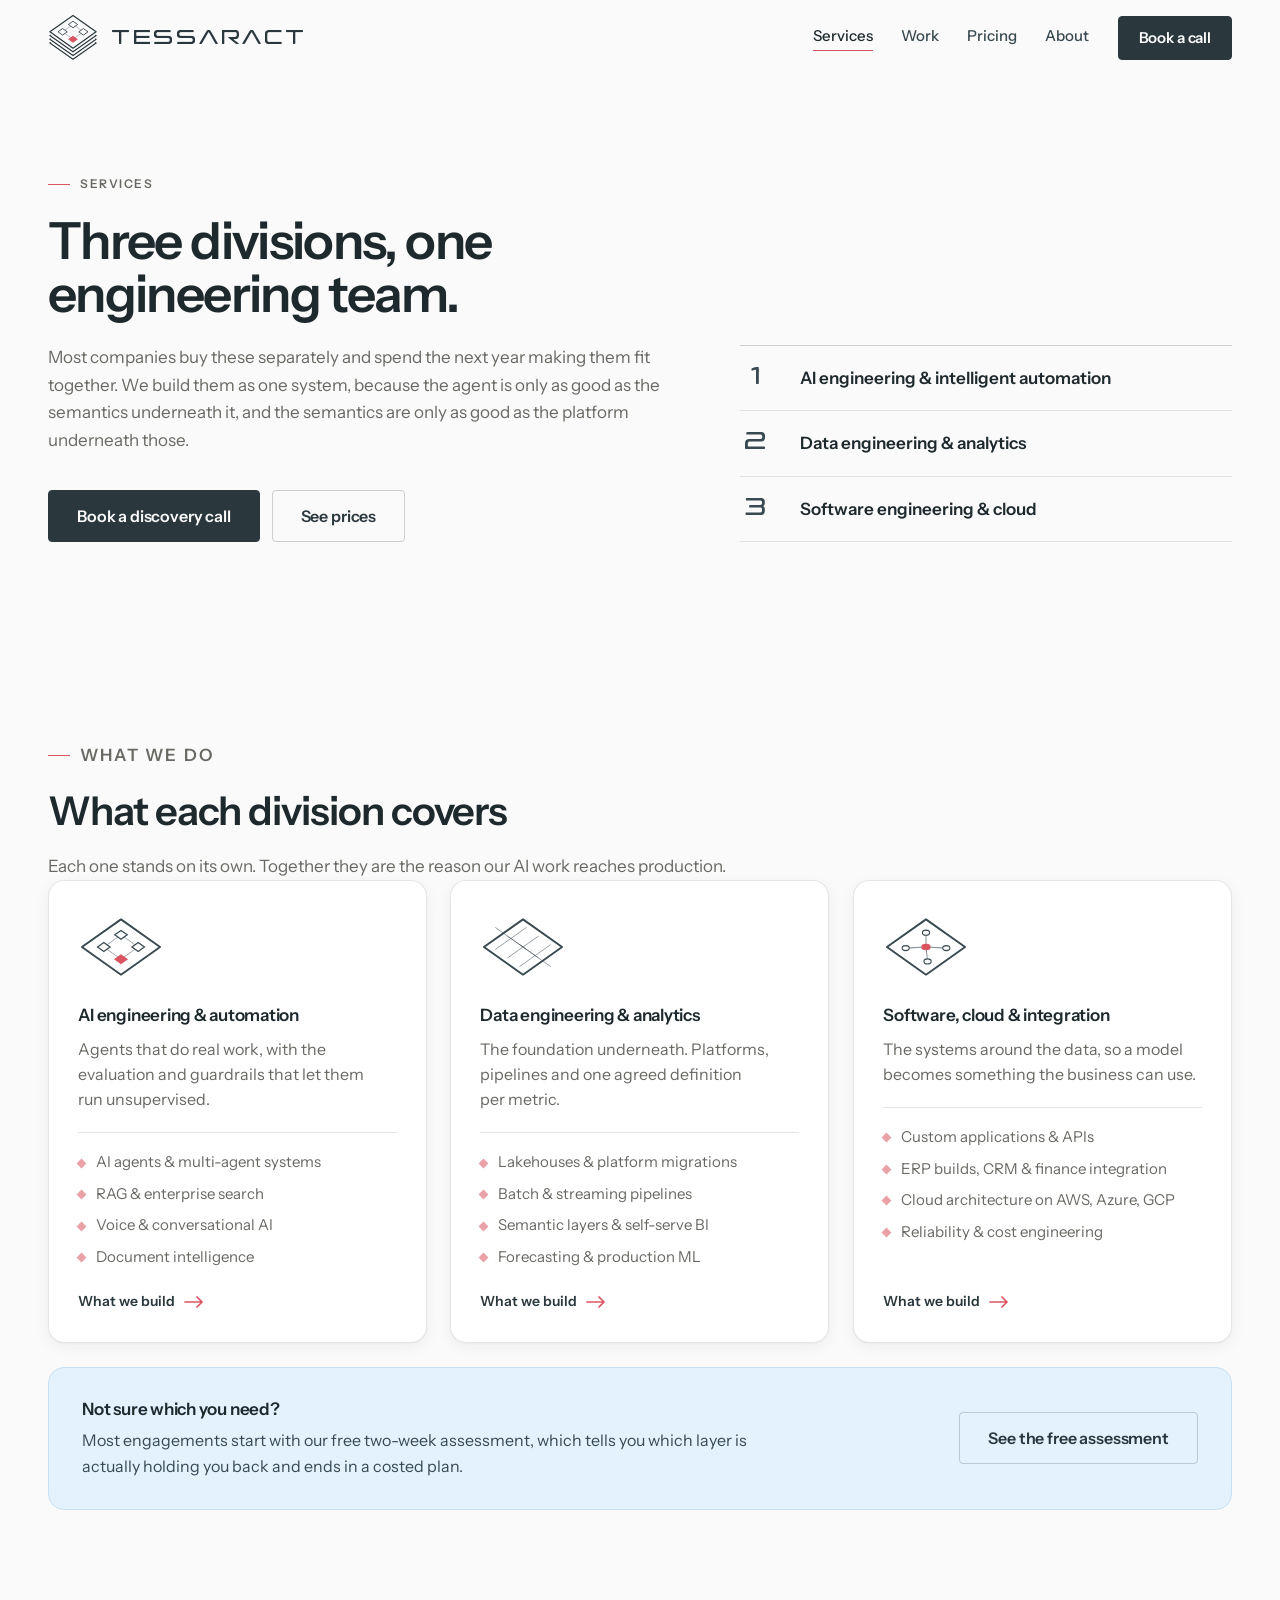
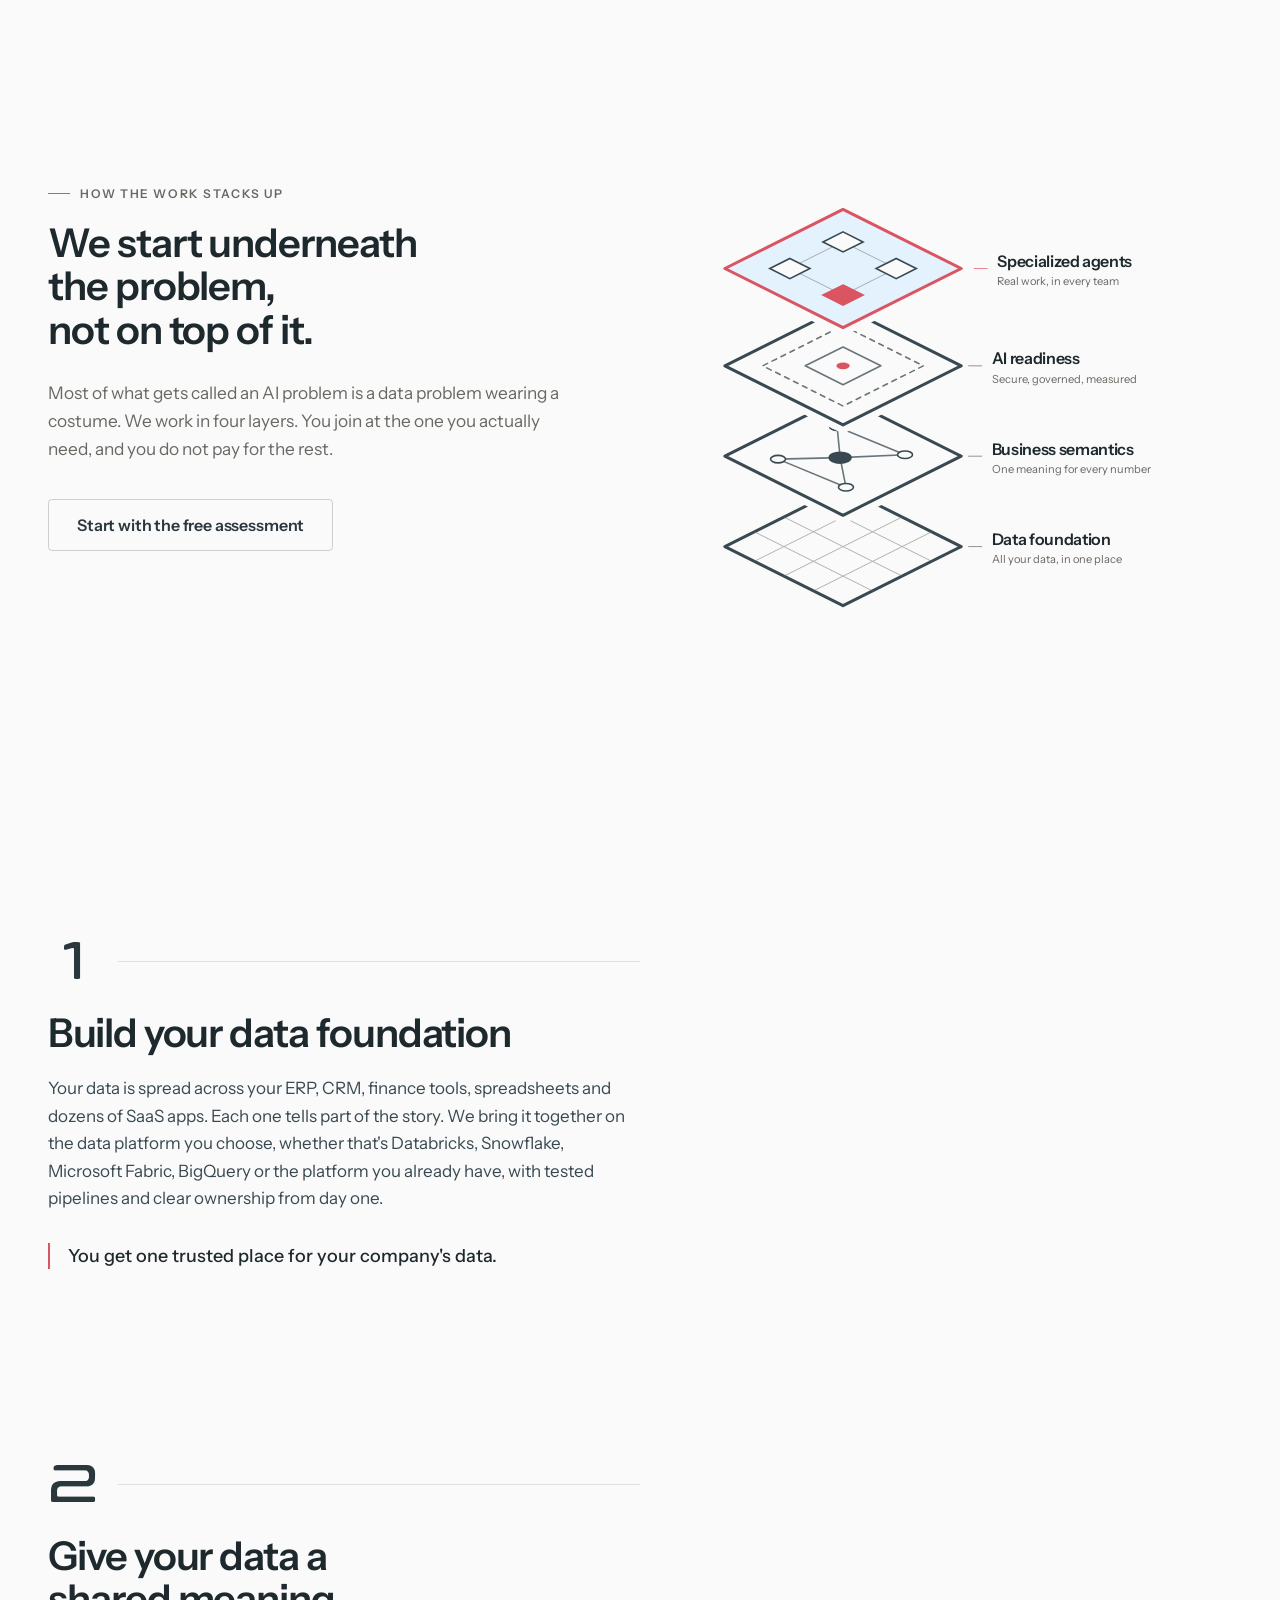
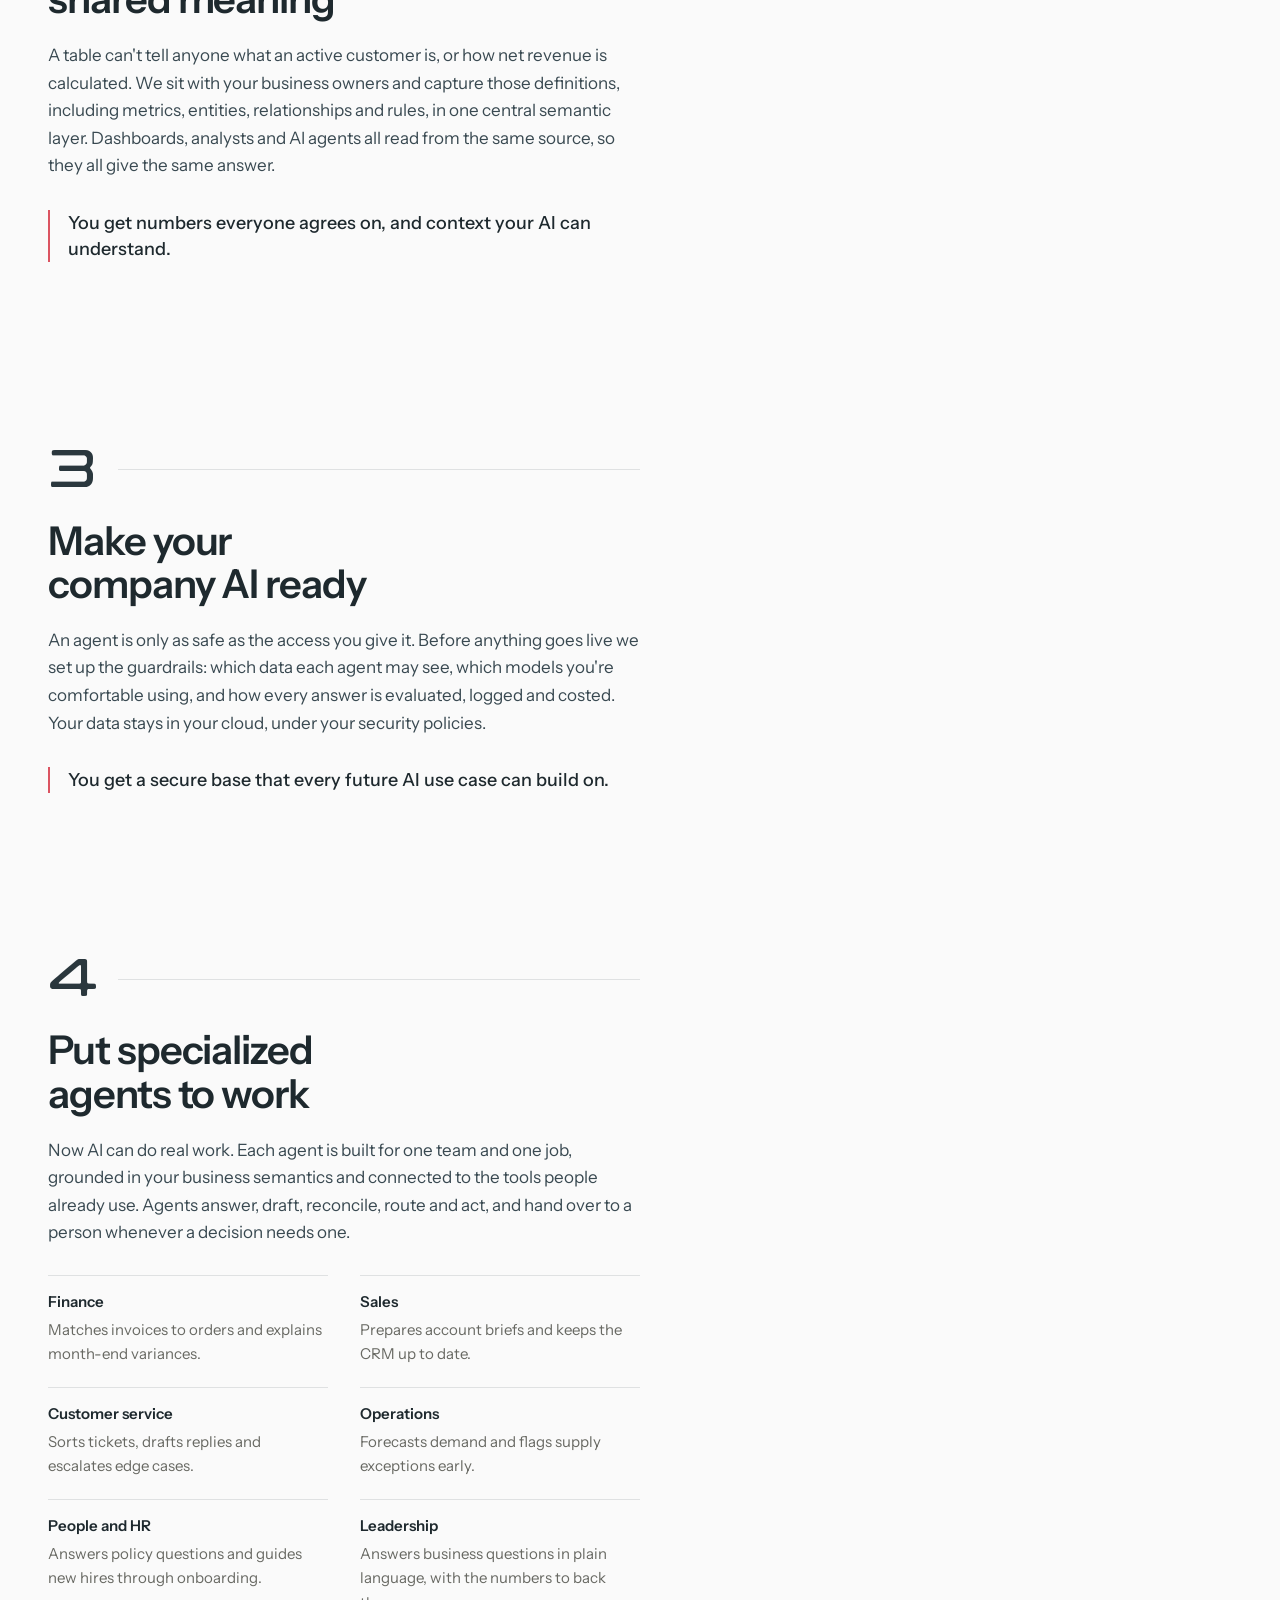
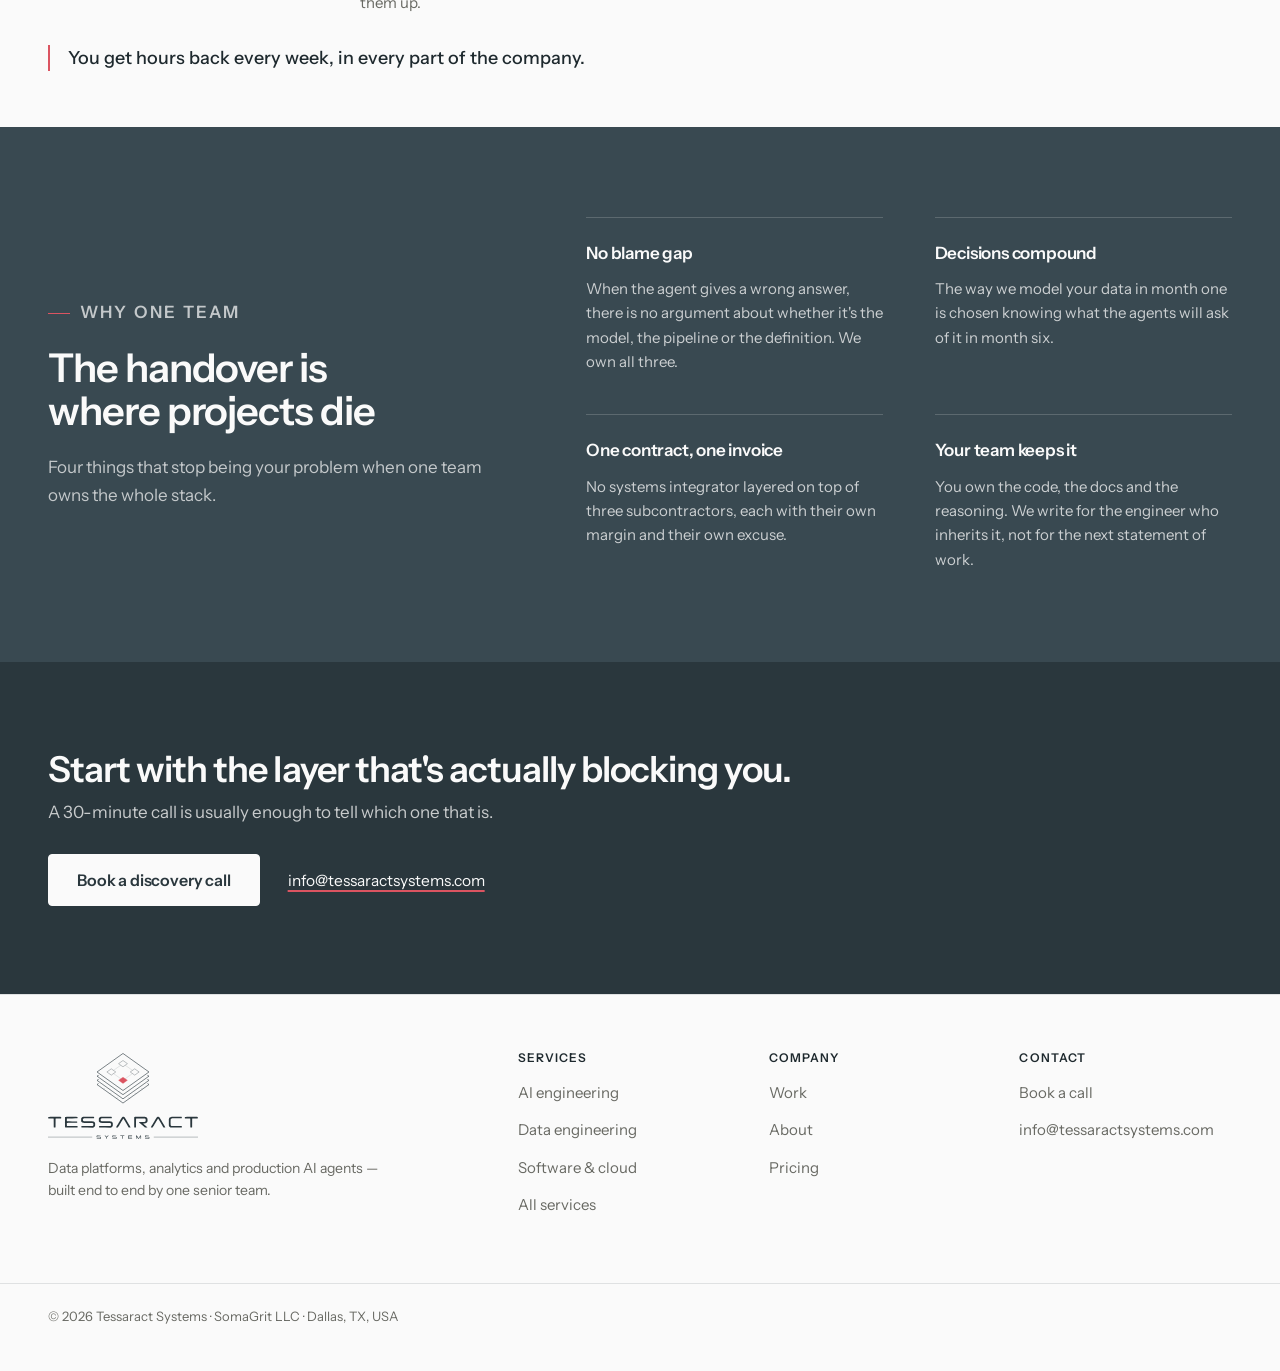
<file: services/index.html>
<!doctype html>
<html lang="en">
<head>
  <meta charset="utf-8">
  <meta name="viewport" content="width=device-width, initial-scale=1">

  <title>Services — AI, Data and Software Engineering | Tessaract Systems</title>
  <meta name="description" content="Three divisions, one engineering team: AI engineering and automation, data engineering and analytics, software and cloud. Built as one system, end to end.">

  <link rel="canonical" href="https://tessaractsystems.com/services/">

  <meta name="theme-color" content="#FAFAFA">
  <meta name="robots" content="index, follow, max-image-preview:large">

  <meta property="og:type" content="website">
  <meta property="og:site_name" content="Tessaract Systems">
  <meta property="og:url" content="https://tessaractsystems.com/services/">
  <meta property="og:title" content="Services — Tessaract Systems">
  <meta property="og:description" content="AI engineering, data engineering and software and cloud. One team builds all three, so the handover that kills most projects never happens.">
  <meta property="og:image" content="https://tessaractsystems.com/assets/og-image.png">
  <meta property="og:image:width" content="1200">
  <meta property="og:image:height" content="630">
  <meta property="og:image:alt" content="Tessaract Systems">

  <meta name="twitter:card" content="summary_large_image">
  <meta name="twitter:title" content="Services — Tessaract Systems">
  <meta name="twitter:description" content="AI engineering, data engineering and software and cloud. One team builds all three, so the handover that kills most projects never happens.">
  <meta name="twitter:image" content="https://tessaractsystems.com/assets/og-image.png">

  <link rel="icon" type="image/png" sizes="16x16" href="/assets/favicon-16.png?v=5cf4e966">
  <link rel="icon" type="image/png" sizes="32x32" href="/assets/favicon-32.png?v=5cf4e966">
  <link rel="icon" type="image/png" sizes="48x48" href="/assets/favicon-48.png?v=5cf4e966">
  <link rel="icon" type="image/png" sizes="64x64" href="/assets/favicon-64.png?v=5cf4e966">
  <link rel="apple-touch-icon" href="/assets/apple-touch-icon.png?v=5cf4e966">

  <link rel="preload" href="/assets/fonts/Traceform-Regular.woff2" as="font" type="font/woff2" crossorigin>
  <link rel="preconnect" href="https://fonts.googleapis.com">
  <link rel="preconnect" href="https://fonts.gstatic.com" crossorigin>
  <link href="https://fonts.googleapis.com/css2?family=Instrument+Sans:wght@400;500;600;700&display=swap" rel="stylesheet">
  <link rel="stylesheet" href="/css/styles.css?v=753ef6ca">

  <script>document.documentElement.classList.add('js');</script>

  <!-- Privacy-friendly analytics. Uncomment once an account exists.
  <script defer data-domain="tessaractsystems.com" src="https://plausible.io/js/script.js"></script>
  -->

  <script type="application/ld+json">
  {
    "@context":"https://schema.org",
    "@type":"BreadcrumbList",
    "itemListElement":[
    {"@type":"ListItem","position":1,"name":"Home","item":"https://tessaractsystems.com/"},
    {"@type":"ListItem","position":2,"name":"Services","item":"https://tessaractsystems.com/services/"}
    ]
  }
  </script>

</head>
<body>
  <a class="skip-link" href="#main">Skip to content</a>

  <header class="site-header">
    <div class="wrap header-inner">
      <a class="brand" href="/" aria-label="Tessaract Systems, home">
        <svg class="brand-mark" viewBox="16 125.56 368 358.87" aria-hidden="true"><defs><mask id="um0" maskUnits="userSpaceOnUse" x="0" y="0" width="760" height="610"><rect x="0" y="0" width="760" height="610" fill="#fff"/><polygon points="200,198.37 370,318.58 200,438.78 30,318.58" fill="#000" stroke="#000" stroke-width="30" stroke-linejoin="round"/><polygon points="200,171.22 370,291.42 200,411.63 30,291.42" fill="#000" stroke="#000" stroke-width="30" stroke-linejoin="round"/><polygon points="200,144.06 370,264.27 200,384.48 30,264.27" fill="#000" stroke="#000" stroke-width="30" stroke-linejoin="round"/></mask><mask id="um1" maskUnits="userSpaceOnUse" x="0" y="0" width="760" height="610"><rect x="0" y="0" width="760" height="610" fill="#fff"/><polygon points="200,171.22 370,291.42 200,411.63 30,291.42" fill="#000" stroke="#000" stroke-width="30" stroke-linejoin="round"/><polygon points="200,144.06 370,264.27 200,384.48 30,264.27" fill="#000" stroke="#000" stroke-width="30" stroke-linejoin="round"/></mask><mask id="um2" maskUnits="userSpaceOnUse" x="0" y="0" width="760" height="610"><rect x="0" y="0" width="760" height="610" fill="#fff"/><polygon points="200,144.06 370,264.27 200,384.48 30,264.27" fill="#000" stroke="#000" stroke-width="30" stroke-linejoin="round"/></mask></defs><polygon mask="url(#um0)" points="200,225.52 370,345.73 200,465.94 30,345.73" fill="none" stroke="currentColor" stroke-width="9" stroke-linejoin="round"/><polygon mask="url(#um1)" points="200,198.37 370,318.58 200,438.78 30,318.58" fill="none" stroke="currentColor" stroke-width="9" stroke-linejoin="round"/><polygon mask="url(#um2)" points="200,171.22 370,291.42 200,411.63 30,291.42" fill="none" stroke="currentColor" stroke-width="9" stroke-linejoin="round"/><polygon points="200,144.06 370,264.27 200,384.48 30,264.27" fill="none" stroke="currentColor" stroke-width="9" stroke-linejoin="round"/><polygon points="200,210.18 276.5,264.27 200,318.36 123.5,264.27" fill="none" stroke="currentColor" stroke-width="4" opacity=".55"/><polygon points="200,186.21 234,210.25 200,234.29 166,210.25" fill="#FAFAFA" stroke="currentColor" stroke-width="6" stroke-linejoin="round"/><polygon points="276.5,240.23 310.5,264.27 276.5,288.31 242.5,264.27" fill="#FAFAFA" stroke="currentColor" stroke-width="6" stroke-linejoin="round"/><polygon points="123.5,240.23 157.5,264.27 123.5,288.31 89.5,264.27" fill="#FAFAFA" stroke="currentColor" stroke-width="6" stroke-linejoin="round"/><polygon points="200,292.84 236,318.29 200,343.75 164,318.29" fill="#DB5461"/></svg>
        <span class="brand-word"><span class="brand-name">Tessaract</span></span>
      </a>

      <button class="nav-toggle" aria-expanded="false" aria-controls="site-nav">
        <span class="nav-toggle-bar"></span>
        <span class="visually-hidden">Menu</span>
      </button>

      <nav id="site-nav" class="site-nav" aria-label="Main">
        <a href="/services/" aria-current="page">Services</a>
        <a href="/work/">Work</a>
        <a href="/pricing/">Pricing</a>
        <a href="/about/">About</a>
        <a class="btn btn-small" href="/contact/">Book a call</a>
      </nav>
    </div>
  </header>

  <main id="main">

    <section class="page-hero">
      <div class="wrap page-hero-grid">
        <div>
          <p class="eyebrow">Services</p>
          <h1>Three divisions, one engineering team.</h1>
          <p class="lede">
            Most companies buy these separately and spend the next year making them fit
            together. We build them as one system, because the agent is only as good as the
            semantics underneath it, and the semantics are only as good as the platform
            underneath those.
          </p>
          <p class="hero-actions">
            <a class="btn" href="/contact/">Book a discovery call</a>
            <a class="btn btn-ghost" href="/pricing/">See prices</a>
          </p>
        </div>

        <ol class="step-map" aria-label="The three divisions">
          <li><a href="/services/ai-engineering/">
            <span class="step-map-num" aria-hidden="true">1</span>
            <span class="step-map-name">AI engineering &amp; intelligent automation</span>
          </a></li>
          <li><a href="/services/data-engineering/">
            <span class="step-map-num" aria-hidden="true">2</span>
            <span class="step-map-name">Data engineering &amp; analytics</span>
          </a></li>
          <li><a href="/services/software-cloud/">
            <span class="step-map-num" aria-hidden="true">3</span>
            <span class="step-map-name">Software engineering &amp; cloud</span>
          </a></li>
        </ol>
      </div>
    </section>

    <section class="section" aria-labelledby="div-title">
      <div class="wrap">
        <div class="section-head" data-reveal>
          <p class="eyebrow">What we do</p>
          <h2 id="div-title">What each division covers</h2>
          <p>Each one stands on its own. Together they are the reason our AI work reaches production.</p>
        </div>

        <div class="svc-grid">
          <article class="svc-card" data-reveal style="--d:0">
            <a class="svc-link" href="/services/ai-engineering/">
              <svg class="svc-glyph" viewBox="0 0 110 94.71" aria-hidden="true"><polygon points="55,12 105,47.36 55,82.71 5,47.36" fill="none" stroke="currentColor" stroke-width="2.4" stroke-linejoin="round"/><polygon points="55,31.8 77,47.36 55,62.91 33,47.36" fill="none" stroke="currentColor" stroke-width="1.2" opacity=".5"/><polygon points="55,26.14 63,31.8 55,37.46 47,31.8" fill="#FAFAFA" stroke="currentColor" stroke-width="1.6"/><polygon points="77,41.7 85,47.36 77,53.01 69,47.36" fill="#FAFAFA" stroke="currentColor" stroke-width="1.6"/><polygon points="33,41.7 41,47.36 33,53.01 25,47.36" fill="#FAFAFA" stroke="currentColor" stroke-width="1.6"/><polygon points="55,56.55 64,62.91 55,69.28 46,62.91" fill="#DB5461"/></svg>
              <h3>AI engineering &amp; automation</h3>
              <p>Agents that do real work, with the evaluation and guardrails that let them run unsupervised.</p>
              <ul class="svc-list">
              <li>AI agents &amp; multi-agent systems</li>
              <li>RAG &amp; enterprise search</li>
              <li>Voice &amp; conversational AI</li>
              <li>Document intelligence</li>
              </ul>
              <span class="svc-cta">What we build<svg viewBox="0 0 20 12" aria-hidden="true"><path d="M13 1l5 5-5 5M18 6H1"/></svg></span>
            </a>
          </article>
          <article class="svc-card" data-reveal style="--d:1">
            <a class="svc-link" href="/services/data-engineering/">
              <svg class="svc-glyph" viewBox="0 0 110 94.71" aria-hidden="true"><polygon points="55,12 105,47.36 55,82.71 5,47.36" fill="none" stroke="currentColor" stroke-width="2.4" stroke-linejoin="round"/><path d="M19.5,22.25 L59.5,50.54" stroke="currentColor" stroke-width="1.2" opacity=".55" fill="none"/><path d="M19.5,50.54 L59.5,22.25" stroke="currentColor" stroke-width="1.2" opacity=".55" fill="none"/><path d="M35,33.21 L75,61.5" stroke="currentColor" stroke-width="1.2" opacity=".55" fill="none"/><path d="M35,61.5 L75,33.21" stroke="currentColor" stroke-width="1.2" opacity=".55" fill="none"/><path d="M50.5,44.17 L90.5,72.46" stroke="currentColor" stroke-width="1.2" opacity=".55" fill="none"/><path d="M50.5,72.46 L90.5,44.17" stroke="currentColor" stroke-width="1.2" opacity=".55" fill="none"/></svg>
              <h3>Data engineering &amp; analytics</h3>
              <p>The foundation underneath. Platforms, pipelines and one agreed definition per metric.</p>
              <ul class="svc-list">
              <li>Lakehouses &amp; platform migrations</li>
              <li>Batch &amp; streaming pipelines</li>
              <li>Semantic layers &amp; self-serve BI</li>
              <li>Forecasting &amp; production ML</li>
              </ul>
              <span class="svc-cta">What we build<svg viewBox="0 0 20 12" aria-hidden="true"><path d="M13 1l5 5-5 5M18 6H1"/></svg></span>
            </a>
          </article>
          <article class="svc-card" data-reveal style="--d:2">
            <a class="svc-link" href="/services/software-cloud/">
              <svg class="svc-glyph" viewBox="0 0 110 94.71" aria-hidden="true"><polygon points="55,12 105,47.36 55,82.71 5,47.36" fill="none" stroke="currentColor" stroke-width="2.4" stroke-linejoin="round"/><path d="M55,47.36 L55,28.97" stroke="currentColor" stroke-width="1.3" opacity=".6" fill="none"/><path d="M55,47.36 L81,48.77" stroke="currentColor" stroke-width="1.3" opacity=".6" fill="none"/><path d="M55,47.36 L29,48.77" stroke="currentColor" stroke-width="1.3" opacity=".6" fill="none"/><path d="M55,47.36 L57,65.74" stroke="currentColor" stroke-width="1.3" opacity=".6" fill="none"/><ellipse cx="55" cy="28.97" rx="4.6" ry="3.25" fill="#FAFAFA" stroke="currentColor" stroke-width="1.4"/><ellipse cx="81" cy="48.77" rx="4.6" ry="3.25" fill="#FAFAFA" stroke="currentColor" stroke-width="1.4"/><ellipse cx="29" cy="48.77" rx="4.6" ry="3.25" fill="#FAFAFA" stroke="currentColor" stroke-width="1.4"/><ellipse cx="57" cy="65.74" rx="4.6" ry="3.25" fill="#FAFAFA" stroke="currentColor" stroke-width="1.4"/><ellipse cx="55" cy="47.36" rx="6" ry="4.24" fill="#DB5461"/></svg>
              <h3>Software, cloud &amp; integration</h3>
              <p>The systems around the data, so a model becomes something the business can use.</p>
              <ul class="svc-list">
              <li>Custom applications &amp; APIs</li>
              <li>ERP builds, CRM &amp; finance integration</li>
              <li>Cloud architecture on AWS, Azure, GCP</li>
              <li>Reliability &amp; cost engineering</li>
              </ul>
              <span class="svc-cta">What we build<svg viewBox="0 0 20 12" aria-hidden="true"><path d="M13 1l5 5-5 5M18 6H1"/></svg></span>
            </a>
          </article>
        </div>

        <aside class="svc-aside" data-reveal>
          <div>
            <h3>Not sure which you need?</h3>
            <p>Most engagements start with our free two-week assessment, which tells you which layer is actually holding you back and ends in a costed plan.</p>
          </div>
          <a class="btn btn-ghost" href="/pricing/#assessment">See the free assessment</a>
        </aside>
      </div>
    </section>

    <section class="journey" aria-label="From data to AI agents">
      <div class="wrap journey-grid">

        <div class="hero-copy journey-intro" data-step="0">
          <p class="eyebrow">How the work stacks up</p>
          <h2>We start underneath the problem, not on top of it.</h2>
          <p class="lede">
            Most of what gets called an AI problem is a data problem wearing a costume. We work in
            four layers. You join at the one you actually need, and you do not pay for the rest.
          </p>
          <p class="hero-actions">
            <a class="btn btn-ghost" href="/pricing/#assessment">Start with the free assessment</a>
          </p>
        </div>

        <figure class="journey-figure" aria-hidden="true">
          <div class="figure-sticky">
            <svg class="stack" viewBox="0 0 760 610" data-state="0">
              <!-- 1. Data foundation (base) -->
              <g class="layer-shell" style="--i:0" data-layer="1">
                <a class="layer" href="#ch-foundation" tabindex="-1">
                  <g class="plane-group">
                    <polygon class="plane-halo" points="200,415 370,500 200,585 30,500"/>
                    <polygon class="plane-fill" points="200,415 370,500 200,585 30,500"/>
                    <polygon class="plane" points="200,415 370,500 200,585 30,500"/>
                    <path class="motif" d="M242.5,436.2L72.5,521.2M285,457.5L115,542.5M327.5,478.8L157.5,563.8M157.5,436.2L327.5,521.2M115,457.5L285,542.5M72.5,478.8L242.5,563.8"/>
                  </g>
                  <g class="label">
                    <line x1="380" y1="500" x2="400" y2="500"/>
                    <text x="414" y="498" class="label-name">Data foundation</text>
                    <text x="414" y="524" class="label-sub">All your data, in one place</text>
                  </g>
                </a>
              </g>

              <!-- 2. Business semantics -->
              <g class="layer-shell" style="--i:1" data-layer="2">
                <a class="layer" href="#ch-semantics" tabindex="-1">
                  <g class="plane-group">
                    <polygon class="plane-halo" points="200,285 370,370 200,455 30,370"/>
                    <polygon class="plane-fill" points="200,285 370,370 200,455 30,370"/>
                    <polygon class="plane" points="200,285 370,370 200,455 30,370"/>
                    <path class="motif motif-strong" d="M195.8,372.1L191.5,327.5M195.8,372.1L289.2,367.9M195.8,372.1L106.5,374.2M195.8,372.1L204.2,414.6M191.5,327.5L289.2,367.9M204.2,414.6L106.5,374.2"/>
                    <ellipse class="node" cx="191.5" cy="327.5" rx="10.8" ry="5.4"/>
                    <ellipse class="node" cx="289.2" cy="367.9" rx="10.8" ry="5.4"/>
                    <ellipse class="node" cx="106.5" cy="374.2" rx="10.8" ry="5.4"/>
                    <ellipse class="node" cx="204.2" cy="414.6" rx="10.8" ry="5.4"/>
                    <ellipse class="node node-core" cx="195.8" cy="372.1" rx="15.6" ry="7.8"/>
                  </g>
                  <g class="label">
                    <line x1="380" y1="370" x2="400" y2="370"/>
                    <text x="414" y="368" class="label-name">Business semantics</text>
                    <text x="414" y="394" class="label-sub">One meaning for every number</text>
                  </g>
                </a>
              </g>

              <!-- 3. AI readiness -->
              <g class="layer-shell" style="--i:2" data-layer="3">
                <a class="layer" href="#ch-ready" tabindex="-1">
                  <g class="plane-group">
                    <polygon class="plane-halo" points="200,155 370,240 200,325 30,240"/>
                    <polygon class="plane-fill" points="200,155 370,240 200,325 30,240"/>
                    <polygon class="plane" points="200,155 370,240 200,325 30,240"/>
                    <polygon class="motif motif-strong motif-dash" points="200,182.2 315.6,240 200,297.8 84.4,240"/>
                    <polygon class="motif motif-strong" points="200,212.8 254.4,240 200,267.2 145.6,240"/>
                    <ellipse class="motif-dot" cx="200" cy="240" rx="9.6" ry="4.8"/>
                  </g>
                  <g class="label">
                    <line x1="380" y1="240" x2="400" y2="240"/>
                    <text x="414" y="238" class="label-name">AI readiness</text>
                    <text x="414" y="264" class="label-sub">Secure, governed, measured</text>
                  </g>
                </a>
              </g>

              <!-- 4. Specialized agents (top) -->
              <g class="layer-shell" style="--i:3" data-layer="4">
                <a class="layer" href="#ch-agents" tabindex="-1">
                  <g class="plane-group">
                    <polygon class="plane-halo" points="200,25 370,110 200,195 30,110"/>
                    <polygon class="plane-fill" points="200,25 370,110 200,195 30,110"/>
                    <polygon class="plane" points="200,25 370,110 200,195 30,110"/>
                    <polygon class="motif" points="200,71.8 276.5,110 200,148.2 123.5,110"/>
                    <polygon class="node" points="200,57.3 228.9,71.8 200,86.2 171.1,71.8"/>
                    <polygon class="node" points="276.5,95.5 305.4,110 276.5,124.5 247.6,110"/>
                    <polygon class="node" points="123.5,95.5 152.4,110 123.5,124.5 94.6,110"/>
                    <polygon class="node node-agent" points="200,133.8 228.9,148.2 200,162.7 171.1,148.2"/>
                  </g>
                  <g class="label">
                    <line x1="380" y1="110" x2="400" y2="110"/>
                    <text x="414" y="108" class="label-name">Specialized agents</text>
                    <text x="414" y="134" class="label-sub">Real work, in every team</text>
                  </g>
                </a>
              </g>
            </svg>
          </div>
        </figure>

        <div class="chapters" id="journey">
          <article class="chapter" id="ch-foundation" data-step="1">
            <span class="chapter-num" aria-hidden="true">1
              <svg class="chapter-glyph" viewBox="0 0 40 60" data-active="0">
                <path d="M20 46 36 52 20 58 4 52Z"/><path d="M20 32 36 38 20 44 4 38Z"/><path d="M20 18 36 24 20 30 4 24Z"/><path d="M20 4 36 10 20 16 4 10Z"/>
              </svg>
            </span>
            <h2>Build your data foundation</h2>
            <p class="chapter-story">
              Your data is spread across your ERP, CRM, finance tools, spreadsheets and dozens of
              SaaS apps. Each one tells part of the story. We bring it together on the data platform
              you choose, whether that's Databricks, Snowflake, Microsoft Fabric, BigQuery or the
              platform you already have, with tested pipelines and clear ownership from day one.
            </p>
            <p class="chapter-result">You get one trusted place for your company's data.</p>
          </article>

          <article class="chapter" id="ch-semantics" data-step="2">
            <span class="chapter-num" aria-hidden="true">2
              <svg class="chapter-glyph" viewBox="0 0 40 60" data-active="1">
                <path d="M20 46 36 52 20 58 4 52Z"/><path d="M20 32 36 38 20 44 4 38Z"/><path d="M20 18 36 24 20 30 4 24Z"/><path d="M20 4 36 10 20 16 4 10Z"/>
              </svg>
            </span>
            <h2>Give your data a shared meaning</h2>
            <p class="chapter-story">
              A table can't tell anyone what an active customer is, or how net revenue is calculated.
              We sit with your business owners and capture those definitions, including metrics,
              entities, relationships and rules, in one central semantic layer. Dashboards,
              analysts and AI agents all read from the same source, so they all give the same answer.
            </p>
            <p class="chapter-result">You get numbers everyone agrees on, and context your AI can understand.</p>
          </article>

          <article class="chapter" id="ch-ready" data-step="3">
            <span class="chapter-num" aria-hidden="true">3
              <svg class="chapter-glyph" viewBox="0 0 40 60" data-active="2">
                <path d="M20 46 36 52 20 58 4 52Z"/><path d="M20 32 36 38 20 44 4 38Z"/><path d="M20 18 36 24 20 30 4 24Z"/><path d="M20 4 36 10 20 16 4 10Z"/>
              </svg>
            </span>
            <h2>Make your company AI ready</h2>
            <p class="chapter-story">
              An agent is only as safe as the access you give it. Before anything goes live we set up
              the guardrails: which data each agent may see, which models you're comfortable using, and
              how every answer is evaluated, logged and costed. Your data stays in your cloud, under
              your security policies.
            </p>
            <p class="chapter-result">You get a secure base that every future AI use case can build on.</p>
          </article>

          <article class="chapter" id="ch-agents" data-step="4">
            <span class="chapter-num" aria-hidden="true">4
              <svg class="chapter-glyph" viewBox="0 0 40 60" data-active="3">
                <path d="M20 46 36 52 20 58 4 52Z"/><path d="M20 32 36 38 20 44 4 38Z"/><path d="M20 18 36 24 20 30 4 24Z"/><path d="M20 4 36 10 20 16 4 10Z"/>
              </svg>
            </span>
            <h2>Put specialized agents to work</h2>
            <p class="chapter-story">
              Now AI can do real work. Each agent is built for one team and one job, grounded in your
              business semantics and connected to the tools people already use. Agents answer, draft,
              reconcile, route and act, and hand over to a person whenever a decision needs one.
            </p>
            <dl class="agent-list">
              <div><dt>Finance</dt><dd>Matches invoices to orders and explains month-end variances.</dd></div>
              <div><dt>Sales</dt><dd>Prepares account briefs and keeps the CRM up to date.</dd></div>
              <div><dt>Customer service</dt><dd>Sorts tickets, drafts replies and escalates edge cases.</dd></div>
              <div><dt>Operations</dt><dd>Forecasts demand and flags supply exceptions early.</dd></div>
              <div><dt>People and HR</dt><dd>Answers policy questions and guides new hires through onboarding.</dd></div>
              <div><dt>Leadership</dt><dd>Answers business questions in plain language, with the numbers to back them up.</dd></div>
            </dl>
            <p class="chapter-result">You get hours back every week, in every part of the company.</p>
          </article>
        </div>
      </div>
    </section>

    <section class="section principles" aria-labelledby="why-title">
      <div class="wrap principles-grid">
        <div class="section-head">
          <p class="eyebrow eyebrow-invert">Why one team</p>
          <h2 id="why-title">The handover is where projects die</h2>
          <p>Four things that stop being your problem when one team owns the whole stack.</p>
        </div>
        <dl class="principle-list">
          <div>
            <dt>No blame gap</dt>
            <dd>When the agent gives a wrong answer, there is no argument about whether it's the model, the pipeline or the definition. We own all three.</dd>
          </div>
          <div>
            <dt>Decisions compound</dt>
            <dd>The way we model your data in month one is chosen knowing what the agents will ask of it in month six.</dd>
          </div>
          <div>
            <dt>One contract, one invoice</dt>
            <dd>No systems integrator layered on top of three subcontractors, each with their own margin and their own excuse.</dd>
          </div>
          <div>
            <dt>Your team keeps it</dt>
            <dd>You own the code, the docs and the reasoning. We write for the engineer who inherits it, not for the next statement of work.</dd>
          </div>
        </dl>
      </div>
    </section>

    <section class="cta-band" aria-labelledby="cta-title">
      <div class="wrap cta-band-inner">
        <div>
          <h2 id="cta-title">Start with the layer that's actually blocking you.</h2>
          <p>A 30-minute call is usually enough to tell which one that is.</p>
        </div>
        <div class="cta-band-actions">
          <a class="btn btn-light" href="/contact/">Book a discovery call</a>
          <a class="cta-band-mail" href="mailto:info@tessaractsystems.com">info@tessaractsystems.com</a>
        </div>
      </div>
    </section>
  </main>

  <footer class="site-footer">
    <div class="wrap footer-inner">

      <div class="footer-brand">
        <img class="footer-logo" src="/brand/tessaract-logo.svg" alt="Tessaract Systems"
             width="2000" height="993" loading="lazy" decoding="async">
        <p>Data platforms, analytics and production AI agents &mdash; built end to end by one senior team.</p>
      </div>

      <nav class="footer-cols" aria-label="Footer">
        <div>
          <h2>Services</h2>
          <ul>
            <li><a href="/services/ai-engineering/">AI engineering</a></li>
            <li><a href="/services/data-engineering/">Data engineering</a></li>
            <li><a href="/services/software-cloud/">Software &amp; cloud</a></li>
            <li><a href="/services/">All services</a></li>
          </ul>
        </div>
        <div>
          <h2>Company</h2>
          <ul>
            <li><a href="/work/">Work</a></li>
            <li><a href="/about/">About</a></li>
            <li><a href="/pricing/">Pricing</a></li>
          </ul>
        </div>
        <div>
          <h2>Contact</h2>
          <ul>
            <li><a href="/contact/">Book a call</a></li>
            <li><a href="mailto:info@tessaractsystems.com">info@tessaractsystems.com</a></li>
          </ul>
        </div>
      </nav>

    </div>
    <div class="wrap footer-base">
      <p class="footer-legal">&copy; <span id="year">2026</span> Tessaract Systems &middot; SomaGrit&nbsp;LLC &middot; Dallas, TX, USA</p>
    </div>
  </footer>

  <script src="/js/main.js?v=9735675c" defer></script>
</body>
</html>
</file>
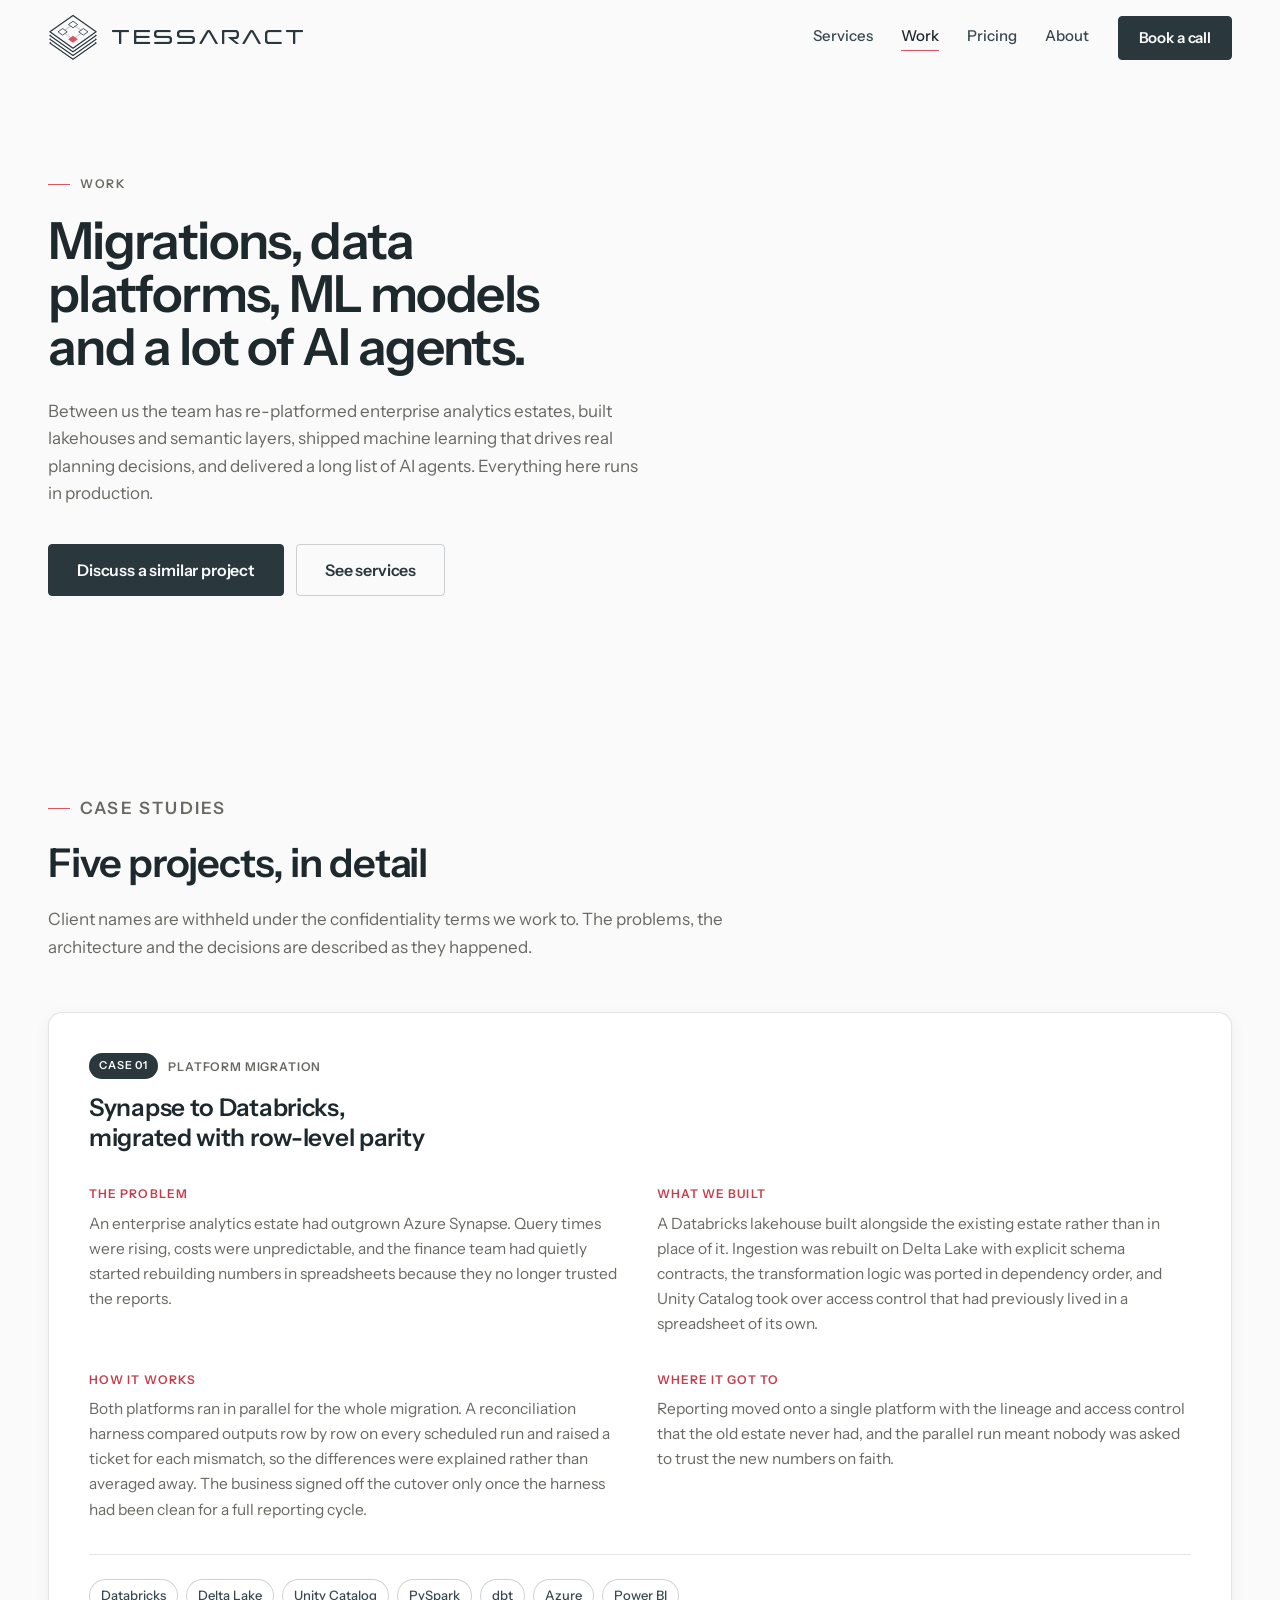
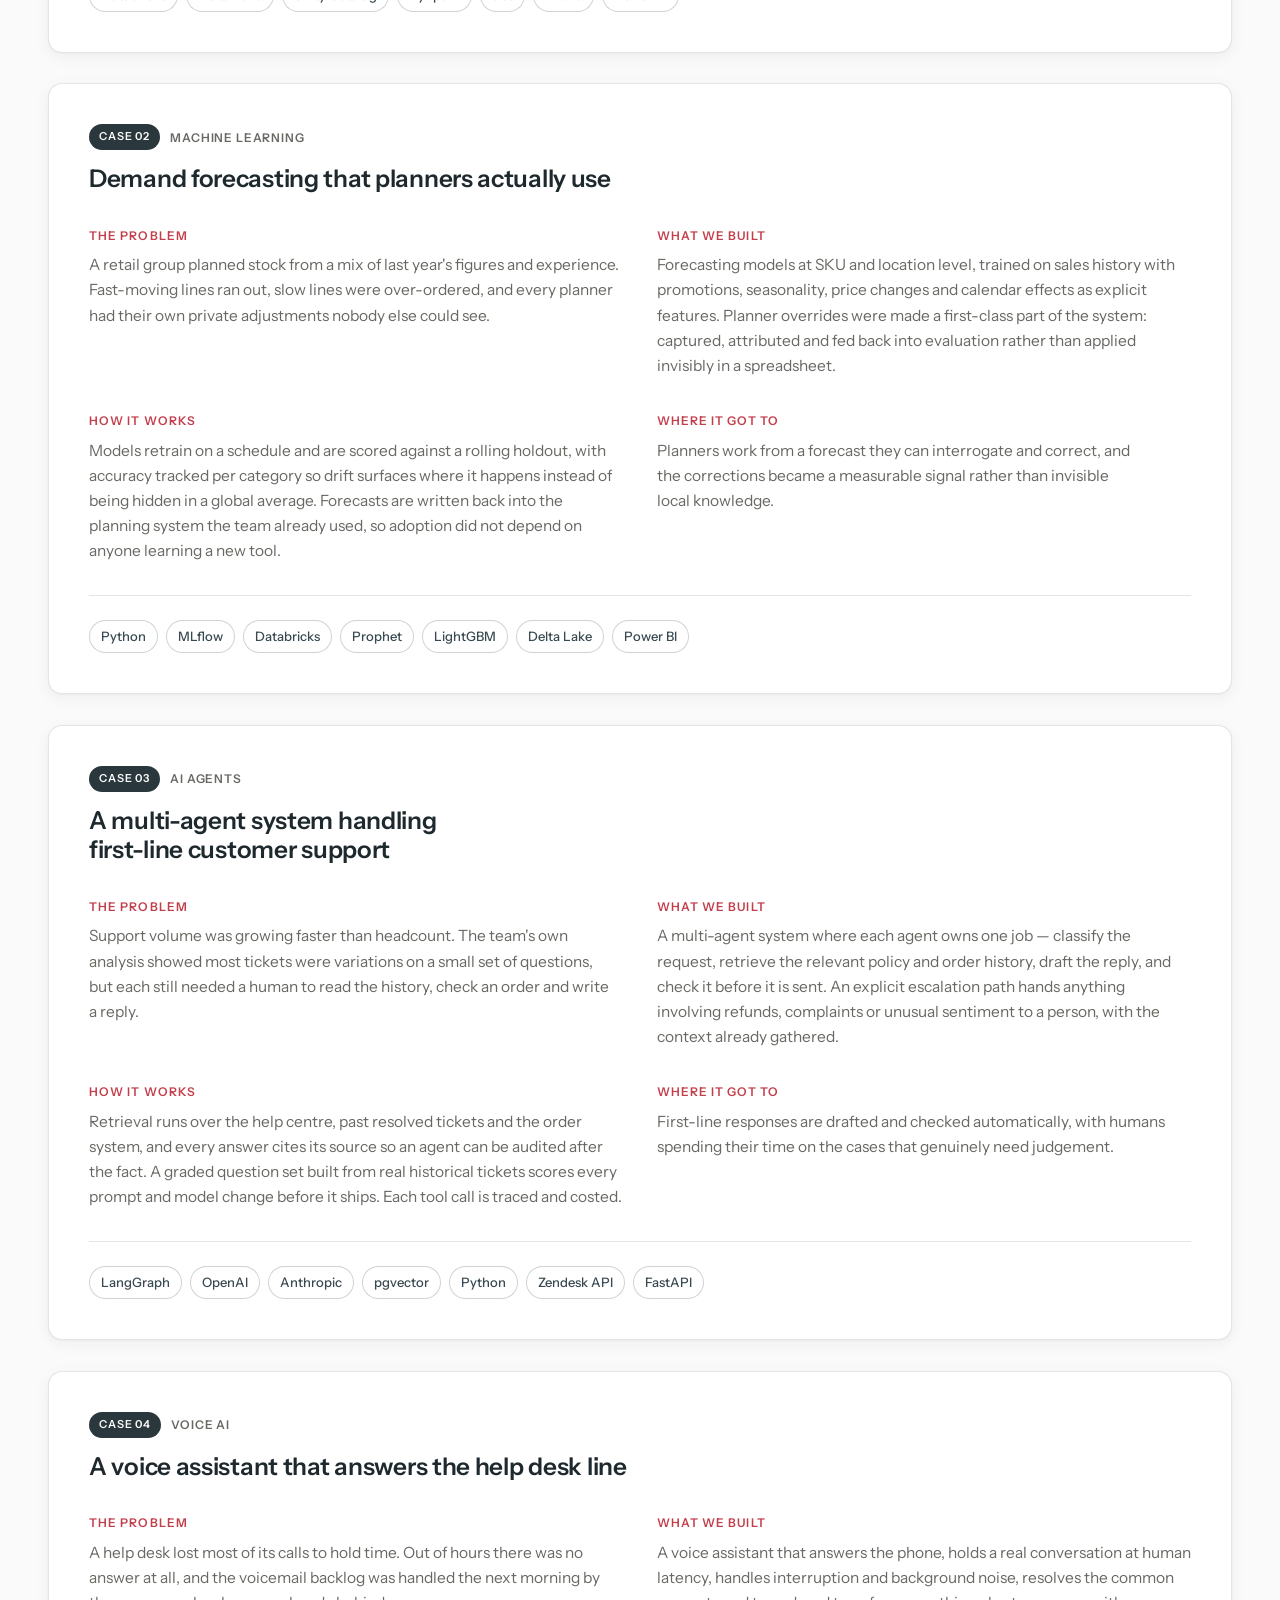
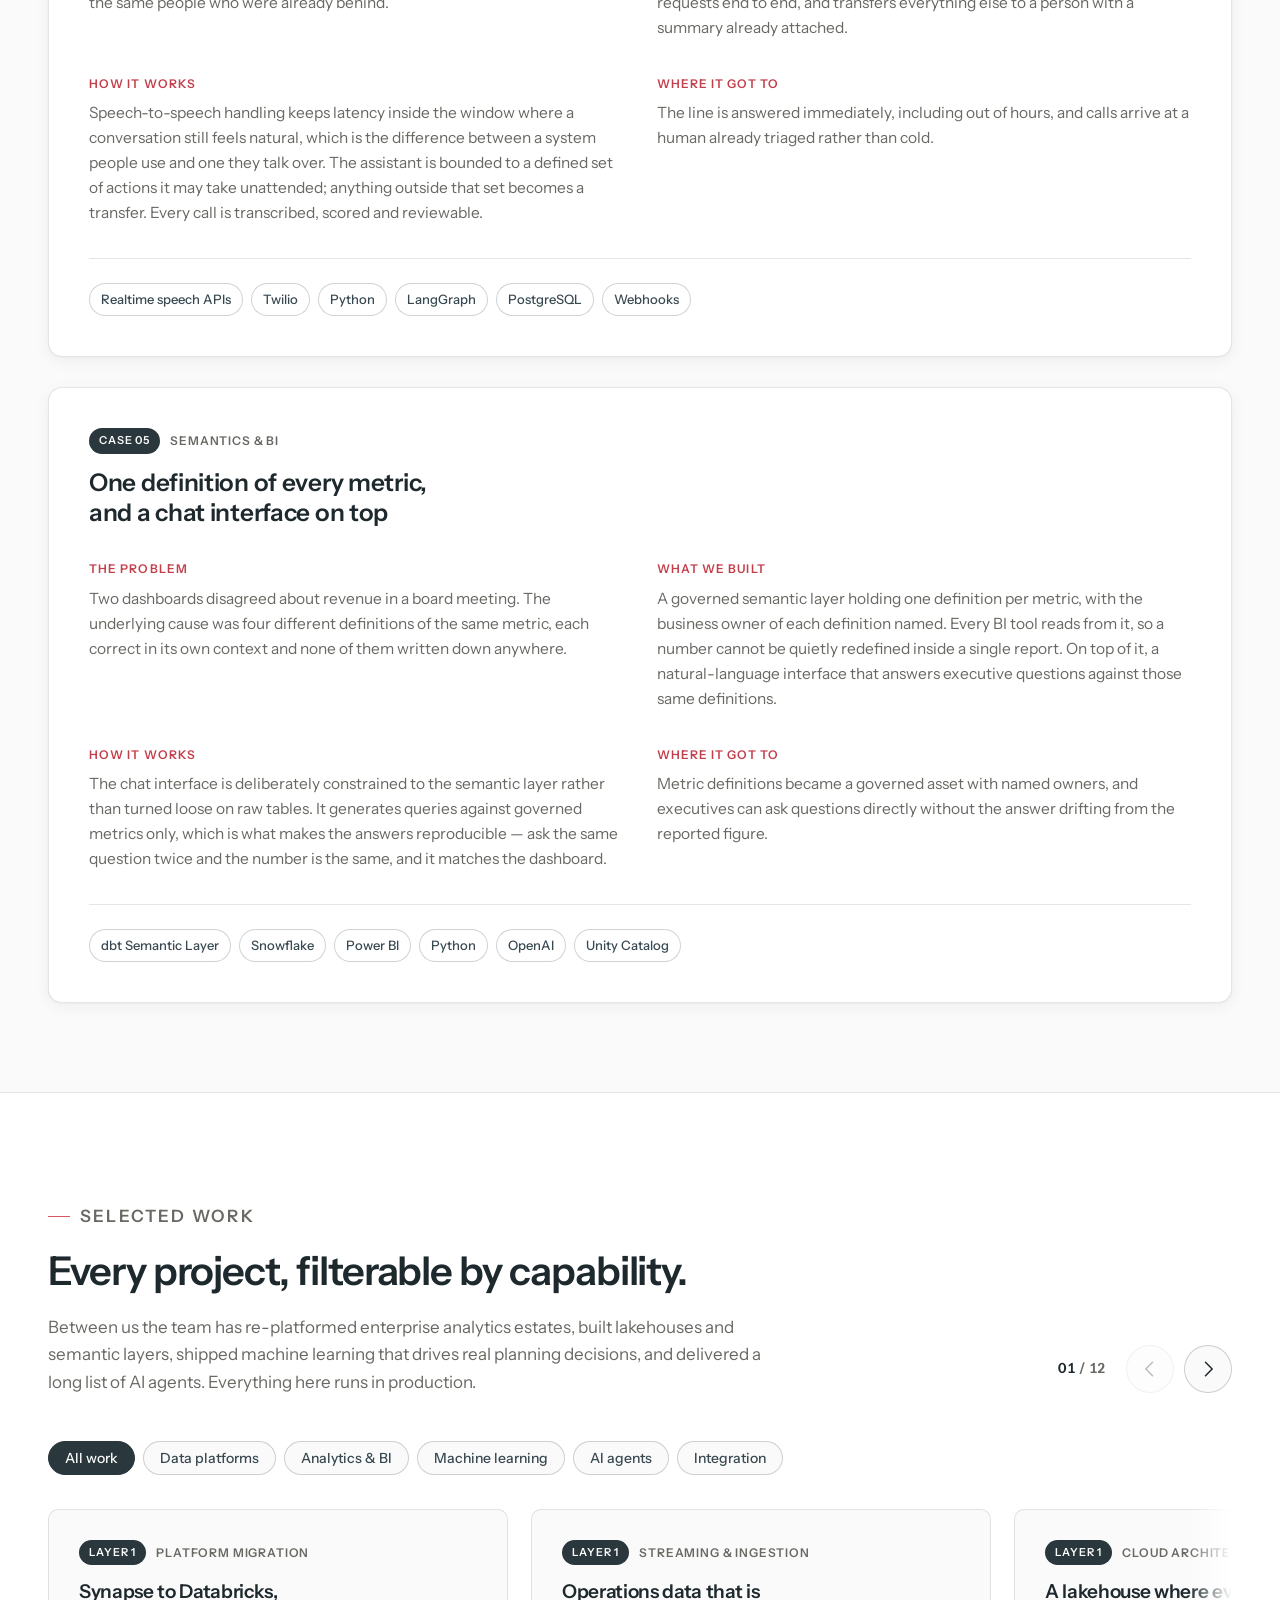
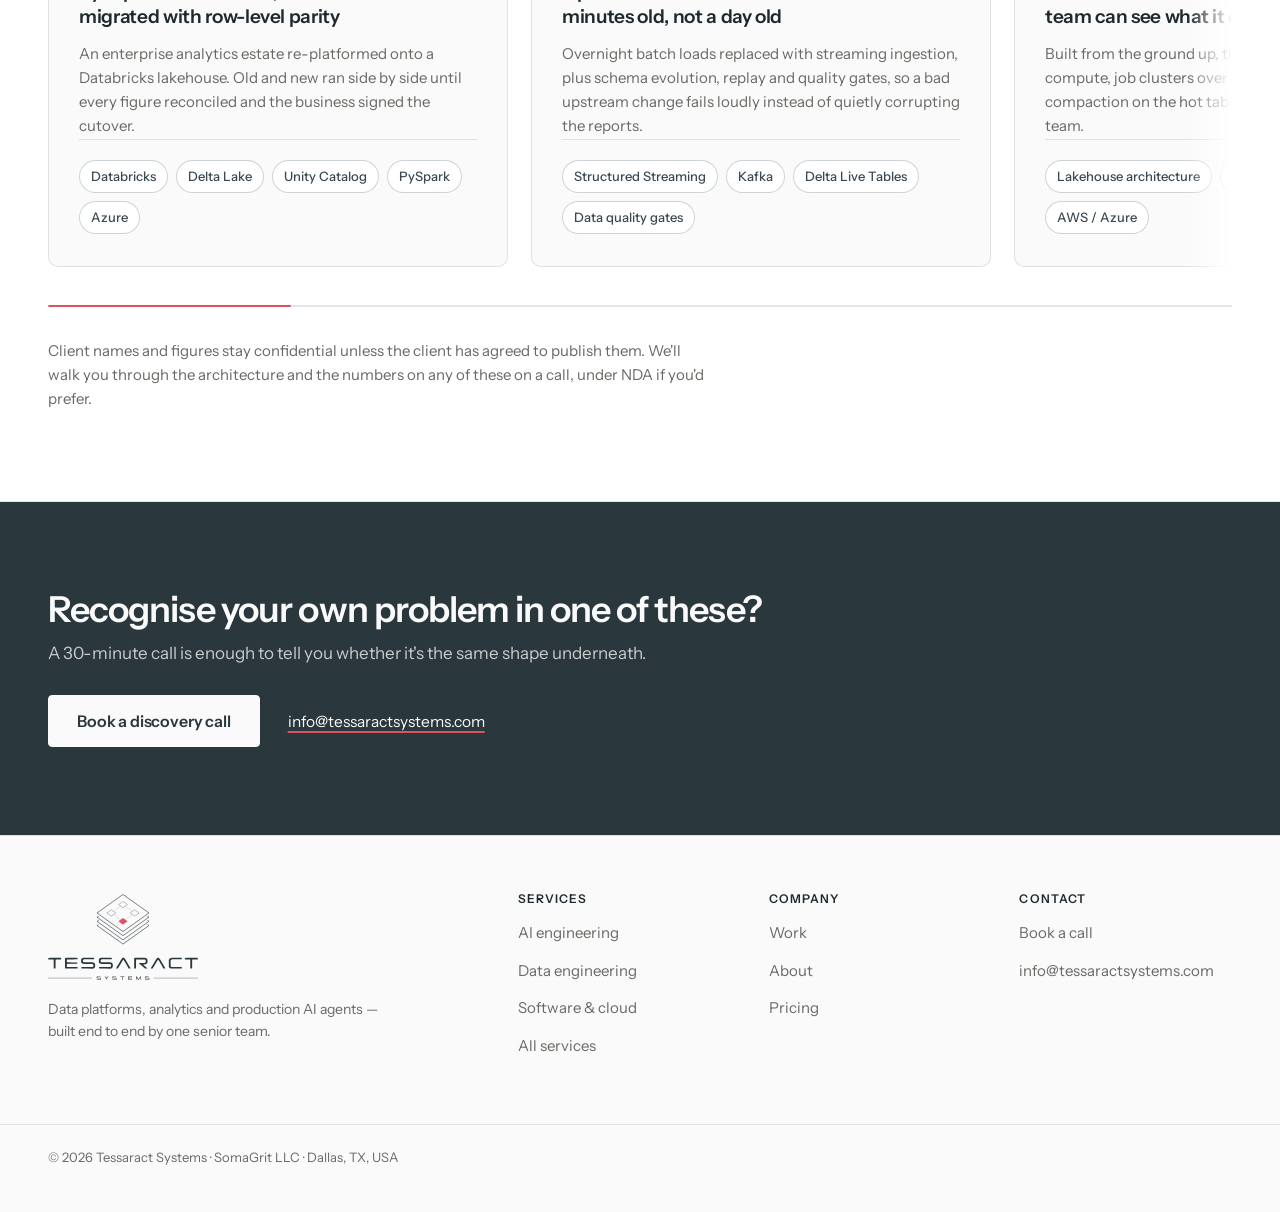
<file: work/index.html>
<!doctype html>
<html lang="en">
<head>
  <meta charset="utf-8">
  <meta name="viewport" content="width=device-width, initial-scale=1">

  <title>Work — Data, ML and AI Agent Case Studies | Tessaract Systems</title>
  <meta name="description" content="Five projects in detail: a Databricks migration with row-level parity, retail demand forecasting, a multi-agent support system and a voice help desk agent.">

  <link rel="canonical" href="https://tessaractsystems.com/work/">

  <meta name="theme-color" content="#FAFAFA">
  <meta name="robots" content="index, follow, max-image-preview:large">

  <meta property="og:type" content="website">
  <meta property="og:site_name" content="Tessaract Systems">
  <meta property="og:url" content="https://tessaractsystems.com/work/">
  <meta property="og:title" content="Work — Tessaract Systems">
  <meta property="og:description" content="Five projects in detail, plus the full index of migrations, data platforms, ML models and AI agents the team has delivered.">
  <meta property="og:image" content="https://tessaractsystems.com/assets/og-image.png">
  <meta property="og:image:width" content="1200">
  <meta property="og:image:height" content="630">
  <meta property="og:image:alt" content="Tessaract Systems">

  <meta name="twitter:card" content="summary_large_image">
  <meta name="twitter:title" content="Work — Tessaract Systems">
  <meta name="twitter:description" content="Five projects in detail, plus the full index of migrations, data platforms, ML models and AI agents the team has delivered.">
  <meta name="twitter:image" content="https://tessaractsystems.com/assets/og-image.png">

  <link rel="icon" type="image/png" sizes="16x16" href="/assets/favicon-16.png?v=5cf4e966">
  <link rel="icon" type="image/png" sizes="32x32" href="/assets/favicon-32.png?v=5cf4e966">
  <link rel="icon" type="image/png" sizes="48x48" href="/assets/favicon-48.png?v=5cf4e966">
  <link rel="icon" type="image/png" sizes="64x64" href="/assets/favicon-64.png?v=5cf4e966">
  <link rel="apple-touch-icon" href="/assets/apple-touch-icon.png?v=5cf4e966">

  <link rel="preload" href="/assets/fonts/Traceform-Regular.woff2" as="font" type="font/woff2" crossorigin>
  <link rel="preconnect" href="https://fonts.googleapis.com">
  <link rel="preconnect" href="https://fonts.gstatic.com" crossorigin>
  <link href="https://fonts.googleapis.com/css2?family=Instrument+Sans:wght@400;500;600;700&display=swap" rel="stylesheet">
  <link rel="stylesheet" href="/css/styles.css?v=753ef6ca">

  <script>document.documentElement.classList.add('js');</script>

  <!-- Privacy-friendly analytics. Uncomment once an account exists.
  <script defer data-domain="tessaractsystems.com" src="https://plausible.io/js/script.js"></script>
  -->

  <script type="application/ld+json">
  {
    "@context":"https://schema.org",
    "@type":"BreadcrumbList",
    "itemListElement":[
    {"@type":"ListItem","position":1,"name":"Home","item":"https://tessaractsystems.com/"},
    {"@type":"ListItem","position":2,"name":"Work","item":"https://tessaractsystems.com/work/"}
    ]
  }
  </script>

</head>
<body>
  <a class="skip-link" href="#main">Skip to content</a>

  <header class="site-header">
    <div class="wrap header-inner">
      <a class="brand" href="/" aria-label="Tessaract Systems, home">
        <svg class="brand-mark" viewBox="16 125.56 368 358.87" aria-hidden="true"><defs><mask id="um0" maskUnits="userSpaceOnUse" x="0" y="0" width="760" height="610"><rect x="0" y="0" width="760" height="610" fill="#fff"/><polygon points="200,198.37 370,318.58 200,438.78 30,318.58" fill="#000" stroke="#000" stroke-width="30" stroke-linejoin="round"/><polygon points="200,171.22 370,291.42 200,411.63 30,291.42" fill="#000" stroke="#000" stroke-width="30" stroke-linejoin="round"/><polygon points="200,144.06 370,264.27 200,384.48 30,264.27" fill="#000" stroke="#000" stroke-width="30" stroke-linejoin="round"/></mask><mask id="um1" maskUnits="userSpaceOnUse" x="0" y="0" width="760" height="610"><rect x="0" y="0" width="760" height="610" fill="#fff"/><polygon points="200,171.22 370,291.42 200,411.63 30,291.42" fill="#000" stroke="#000" stroke-width="30" stroke-linejoin="round"/><polygon points="200,144.06 370,264.27 200,384.48 30,264.27" fill="#000" stroke="#000" stroke-width="30" stroke-linejoin="round"/></mask><mask id="um2" maskUnits="userSpaceOnUse" x="0" y="0" width="760" height="610"><rect x="0" y="0" width="760" height="610" fill="#fff"/><polygon points="200,144.06 370,264.27 200,384.48 30,264.27" fill="#000" stroke="#000" stroke-width="30" stroke-linejoin="round"/></mask></defs><polygon mask="url(#um0)" points="200,225.52 370,345.73 200,465.94 30,345.73" fill="none" stroke="currentColor" stroke-width="9" stroke-linejoin="round"/><polygon mask="url(#um1)" points="200,198.37 370,318.58 200,438.78 30,318.58" fill="none" stroke="currentColor" stroke-width="9" stroke-linejoin="round"/><polygon mask="url(#um2)" points="200,171.22 370,291.42 200,411.63 30,291.42" fill="none" stroke="currentColor" stroke-width="9" stroke-linejoin="round"/><polygon points="200,144.06 370,264.27 200,384.48 30,264.27" fill="none" stroke="currentColor" stroke-width="9" stroke-linejoin="round"/><polygon points="200,210.18 276.5,264.27 200,318.36 123.5,264.27" fill="none" stroke="currentColor" stroke-width="4" opacity=".55"/><polygon points="200,186.21 234,210.25 200,234.29 166,210.25" fill="#FAFAFA" stroke="currentColor" stroke-width="6" stroke-linejoin="round"/><polygon points="276.5,240.23 310.5,264.27 276.5,288.31 242.5,264.27" fill="#FAFAFA" stroke="currentColor" stroke-width="6" stroke-linejoin="round"/><polygon points="123.5,240.23 157.5,264.27 123.5,288.31 89.5,264.27" fill="#FAFAFA" stroke="currentColor" stroke-width="6" stroke-linejoin="round"/><polygon points="200,292.84 236,318.29 200,343.75 164,318.29" fill="#DB5461"/></svg>
        <span class="brand-word"><span class="brand-name">Tessaract</span></span>
      </a>

      <button class="nav-toggle" aria-expanded="false" aria-controls="site-nav">
        <span class="nav-toggle-bar"></span>
        <span class="visually-hidden">Menu</span>
      </button>

      <nav id="site-nav" class="site-nav" aria-label="Main">
        <a href="/services/">Services</a>
        <a href="/work/" aria-current="page">Work</a>
        <a href="/pricing/">Pricing</a>
        <a href="/about/">About</a>
        <a class="btn btn-small" href="/contact/">Book a call</a>
      </nav>
    </div>
  </header>

  <main id="main">

    <section class="page-hero">
      <div class="wrap page-hero-grid">
        <div>
          <p class="eyebrow">Work</p>
          <h1>Migrations, data platforms, ML models and a lot of AI agents.</h1>
          <p class="lede">
            Between us the team has re-platformed enterprise analytics estates, built lakehouses and
            semantic layers, shipped machine learning that drives real planning decisions, and
            delivered a long list of AI agents. Everything here runs in production.
          </p>
          <p class="hero-actions">
            <a class="btn" href="/contact/">Discuss a similar project</a>
            <a class="btn btn-ghost" href="/services/">See services</a>
          </p>
        </div>
      </div>
    </section>

    <section class="section cases" aria-labelledby="cases-title">
      <div class="wrap">
        <div class="section-head">
          <p class="eyebrow">Case studies</p>
          <h2 id="cases-title">Five projects, in detail</h2>
          <p>
            Client names are withheld under the confidentiality terms we work to. The problems, the
            architecture and the decisions are described as they happened.
          </p>
        </div>

        <article class="case" id="case-1">
          <p class="work-tag"><span class="work-layer">Case 01</span> Platform migration</p>
          <h3>Synapse to Databricks, migrated with row-level parity</h3>
          <div class="case-body">
            <div>
              <h4>The problem</h4>
              <p>An enterprise analytics estate had outgrown Azure Synapse. Query times were rising, costs were unpredictable, and the finance team had quietly started rebuilding numbers in spreadsheets because they no longer trusted the reports.</p>
            </div>
            <div>
              <h4>What we built</h4>
              <p>A Databricks lakehouse built alongside the existing estate rather than in place of it. Ingestion was rebuilt on Delta Lake with explicit schema contracts, the transformation logic was ported in dependency order, and Unity Catalog took over access control that had previously lived in a spreadsheet of its own.</p>
            </div>
            <div>
              <h4>How it works</h4>
              <p>Both platforms ran in parallel for the whole migration. A reconciliation harness compared outputs row by row on every scheduled run and raised a ticket for each mismatch, so the differences were explained rather than averaged away. The business signed off the cutover only once the harness had been clean for a full reporting cycle.</p>
            </div>
            <div>
              <h4>Where it got to</h4>
              <p>Reporting moved onto a single platform with the lineage and access control that the old estate never had, and the parallel run meant nobody was asked to trust the new numbers on faith.</p>
              <!-- When you have a client-approved figure for this project, put it here:
                   <p class="case-metric"><b>00%</b> <span>what it measures</span></p>
                   Nothing goes in until it is real and you are allowed to publish it. -->
            </div>
          </div>
          <ul class="work-stack"><li>Databricks</li><li>Delta Lake</li><li>Unity Catalog</li><li>PySpark</li><li>dbt</li><li>Azure</li><li>Power BI</li></ul>
        </article>

        <article class="case" id="case-2">
          <p class="work-tag"><span class="work-layer">Case 02</span> Machine learning</p>
          <h3>Demand forecasting that planners actually use</h3>
          <div class="case-body">
            <div>
              <h4>The problem</h4>
              <p>A retail group planned stock from a mix of last year's figures and experience. Fast-moving lines ran out, slow lines were over-ordered, and every planner had their own private adjustments nobody else could see.</p>
            </div>
            <div>
              <h4>What we built</h4>
              <p>Forecasting models at SKU and location level, trained on sales history with promotions, seasonality, price changes and calendar effects as explicit features. Planner overrides were made a first-class part of the system: captured, attributed and fed back into evaluation rather than applied invisibly in a spreadsheet.</p>
            </div>
            <div>
              <h4>How it works</h4>
              <p>Models retrain on a schedule and are scored against a rolling holdout, with accuracy tracked per category so drift surfaces where it happens instead of being hidden in a global average. Forecasts are written back into the planning system the team already used, so adoption did not depend on anyone learning a new tool.</p>
            </div>
            <div>
              <h4>Where it got to</h4>
              <p>Planners work from a forecast they can interrogate and correct, and the corrections became a measurable signal rather than invisible local knowledge.</p>
              <!-- When you have a client-approved figure for this project, put it here:
                   <p class="case-metric"><b>00%</b> <span>what it measures</span></p>
                   Nothing goes in until it is real and you are allowed to publish it. -->
            </div>
          </div>
          <ul class="work-stack"><li>Python</li><li>MLflow</li><li>Databricks</li><li>Prophet</li><li>LightGBM</li><li>Delta Lake</li><li>Power BI</li></ul>
        </article>

        <article class="case" id="case-3">
          <p class="work-tag"><span class="work-layer">Case 03</span> AI agents</p>
          <h3>A multi-agent system handling first-line customer support</h3>
          <div class="case-body">
            <div>
              <h4>The problem</h4>
              <p>Support volume was growing faster than headcount. The team's own analysis showed most tickets were variations on a small set of questions, but each still needed a human to read the history, check an order and write a reply.</p>
            </div>
            <div>
              <h4>What we built</h4>
              <p>A multi-agent system where each agent owns one job &mdash; classify the request, retrieve the relevant policy and order history, draft the reply, and check it before it is sent. An explicit escalation path hands anything involving refunds, complaints or unusual sentiment to a person, with the context already gathered.</p>
            </div>
            <div>
              <h4>How it works</h4>
              <p>Retrieval runs over the help centre, past resolved tickets and the order system, and every answer cites its source so an agent can be audited after the fact. A graded question set built from real historical tickets scores every prompt and model change before it ships. Each tool call is traced and costed.</p>
            </div>
            <div>
              <h4>Where it got to</h4>
              <p>First-line responses are drafted and checked automatically, with humans spending their time on the cases that genuinely need judgement.</p>
              <!-- When you have a client-approved figure for this project, put it here:
                   <p class="case-metric"><b>00%</b> <span>what it measures</span></p>
                   Nothing goes in until it is real and you are allowed to publish it. -->
            </div>
          </div>
          <ul class="work-stack"><li>LangGraph</li><li>OpenAI</li><li>Anthropic</li><li>pgvector</li><li>Python</li><li>Zendesk API</li><li>FastAPI</li></ul>
        </article>

        <article class="case" id="case-4">
          <p class="work-tag"><span class="work-layer">Case 04</span> Voice AI</p>
          <h3>A voice assistant that answers the help desk line</h3>
          <div class="case-body">
            <div>
              <h4>The problem</h4>
              <p>A help desk lost most of its calls to hold time. Out of hours there was no answer at all, and the voicemail backlog was handled the next morning by the same people who were already behind.</p>
            </div>
            <div>
              <h4>What we built</h4>
              <p>A voice assistant that answers the phone, holds a real conversation at human latency, handles interruption and background noise, resolves the common requests end to end, and transfers everything else to a person with a summary already attached.</p>
            </div>
            <div>
              <h4>How it works</h4>
              <p>Speech-to-speech handling keeps latency inside the window where a conversation still feels natural, which is the difference between a system people use and one they talk over. The assistant is bounded to a defined set of actions it may take unattended; anything outside that set becomes a transfer. Every call is transcribed, scored and reviewable.</p>
            </div>
            <div>
              <h4>Where it got to</h4>
              <p>The line is answered immediately, including out of hours, and calls arrive at a human already triaged rather than cold.</p>
              <!-- When you have a client-approved figure for this project, put it here:
                   <p class="case-metric"><b>00%</b> <span>what it measures</span></p>
                   Nothing goes in until it is real and you are allowed to publish it. -->
            </div>
          </div>
          <ul class="work-stack"><li>Realtime speech APIs</li><li>Twilio</li><li>Python</li><li>LangGraph</li><li>PostgreSQL</li><li>Webhooks</li></ul>
        </article>

        <article class="case" id="case-5">
          <p class="work-tag"><span class="work-layer">Case 05</span> Semantics &amp; BI</p>
          <h3>One definition of every metric, and a chat interface on top</h3>
          <div class="case-body">
            <div>
              <h4>The problem</h4>
              <p>Two dashboards disagreed about revenue in a board meeting. The underlying cause was four different definitions of the same metric, each correct in its own context and none of them written down anywhere.</p>
            </div>
            <div>
              <h4>What we built</h4>
              <p>A governed semantic layer holding one definition per metric, with the business owner of each definition named. Every BI tool reads from it, so a number cannot be quietly redefined inside a single report. On top of it, a natural-language interface that answers executive questions against those same definitions.</p>
            </div>
            <div>
              <h4>How it works</h4>
              <p>The chat interface is deliberately constrained to the semantic layer rather than turned loose on raw tables. It generates queries against governed metrics only, which is what makes the answers reproducible &mdash; ask the same question twice and the number is the same, and it matches the dashboard.</p>
            </div>
            <div>
              <h4>Where it got to</h4>
              <p>Metric definitions became a governed asset with named owners, and executives can ask questions directly without the answer drifting from the reported figure.</p>
              <!-- When you have a client-approved figure for this project, put it here:
                   <p class="case-metric"><b>00%</b> <span>what it measures</span></p>
                   Nothing goes in until it is real and you are allowed to publish it. -->
            </div>
          </div>
          <ul class="work-stack"><li>dbt Semantic Layer</li><li>Snowflake</li><li>Power BI</li><li>Python</li><li>OpenAI</li><li>Unity Catalog</li></ul>
        </article>

      </div>
    </section>
    <section class="section portfolio" id="portfolio" aria-labelledby="portfolio-title">
      <div class="wrap">

        <div class="portfolio-head">
          <div class="section-head">
            <p class="eyebrow">Selected work</p>
            <h2 id="portfolio-title">Every project, filterable by capability.</h2>
            <p>
              Between us the team has re-platformed enterprise analytics estates, built lakehouses
              and semantic layers, shipped machine learning that drives real planning decisions, and
              delivered a long list of AI agents. Everything here runs in production.
            </p>
          </div>

          <div class="carousel-nav">
            <p class="carousel-count"><span data-carousel-current>01</span> / <span data-carousel-total>12</span></p>
            <div class="carousel-buttons">
              <button class="carousel-btn" type="button" data-carousel-prev aria-controls="work-track">
                <svg viewBox="0 0 24 24" aria-hidden="true"><path d="M15 4 7 12l8 8"/></svg>
                <span class="visually-hidden">Previous project</span>
              </button>
              <button class="carousel-btn" type="button" data-carousel-next aria-controls="work-track">
                <svg viewBox="0 0 24 24" aria-hidden="true"><path d="M9 4l8 8-8 8"/></svg>
                <span class="visually-hidden">Next project</span>
              </button>
            </div>
          </div>
        </div>

        <div class="work-filters" role="group" aria-label="Filter work by capability">
          <button class="work-filter is-on" type="button" data-filter="all" aria-pressed="true">All work</button>
          <button class="work-filter" type="button" data-filter="platform" aria-pressed="false">Data platforms</button>
          <button class="work-filter" type="button" data-filter="analytics" aria-pressed="false">Analytics &amp; BI</button>
          <button class="work-filter" type="button" data-filter="ml" aria-pressed="false">Machine learning</button>
          <button class="work-filter" type="button" data-filter="agents" aria-pressed="false">AI agents</button>
          <button class="work-filter" type="button" data-filter="integration" aria-pressed="false">Integration</button>
        </div>

        <div class="work-carousel" role="group" aria-roledescription="carousel" aria-label="Selected work">
          <ul class="work-track" id="work-track" tabindex="0"
              aria-label="Selected work, scroll horizontally for more">

            <li class="work-card" data-group="platform">
              <!-- <p class="work-stat"><b>00%</b><span>faster query performance</span></p> -->
              <p class="work-tag"><span class="work-layer">Layer 1</span> Platform migration</p>
              <h3>Synapse to Databricks, migrated with row-level parity</h3>
              <p class="work-body">
                An enterprise analytics estate re-platformed onto a Databricks lakehouse. Old and
                new ran side by side until every figure reconciled and the business signed the
                cutover.
              </p>
              <ul class="work-stack">
                <li>Databricks</li><li>Delta Lake</li><li>Unity Catalog</li><li>PySpark</li><li>Azure</li>
              </ul>
            </li>

            <li class="work-card" data-group="platform">
              <!-- <p class="work-stat"><b>00×</b><span>fresher operational data</span></p> -->
              <p class="work-tag"><span class="work-layer">Layer 1</span> Streaming &amp; ingestion</p>
              <h3>Operations data that is minutes old, not a day old</h3>
              <p class="work-body">
                Overnight batch loads replaced with streaming ingestion, plus schema evolution,
                replay and quality gates, so a bad upstream change fails loudly instead of quietly
                corrupting the reports.
              </p>
              <ul class="work-stack">
                <li>Structured Streaming</li><li>Kafka</li><li>Delta Live Tables</li><li>Data quality gates</li>
              </ul>
            </li>

            <li class="work-card" data-group="platform">
              <!-- <p class="work-stat"><b>00%</b><span>lower platform spend</span></p> -->
              <p class="work-tag"><span class="work-layer">Layer 1</span> Cloud architecture</p>
              <h3>A lakehouse where every team can see what it costs</h3>
              <p class="work-body">
                Built from the ground up, then tuned: right-sized compute, job clusters over
                always-on warehouses, compaction on the hot tables, and spend broken out per team.
              </p>
              <ul class="work-stack">
                <li>Lakehouse architecture</li><li>Terraform</li><li>Cost governance</li><li>AWS / Azure</li>
              </ul>
            </li>

            <li class="work-card is-featured" data-group="analytics">
              <!-- <p class="work-stat"><b>00</b><span>certified metrics, one definition each</span></p> -->
              <p class="work-tag"><span class="work-layer">Layer 2</span> Talk to your data</p>
              <h3>C-level answers in plain English, from certified metrics</h3>
              <p class="work-body">
                A governed semantic model where every executive metric is defined once and owned by
                a named person, with a natural-language layer on top that shows its workings beside
                every answer.
              </p>
              <ul class="work-stack">
                <li>Semantic layer</li><li>Power BI</li><li>dbt</li><li>Text-to-SQL</li><li>RAG</li>
              </ul>
            </li>

            <li class="work-card" data-group="analytics">
              <!-- <p class="work-stat"><b>00 days</b><span>off the month-end close</span></p> -->
              <p class="work-tag"><span class="work-layer">Layer 2</span> Finance reporting</p>
              <h3>Board reporting that drills to the source transaction</h3>
              <p class="work-body">
                Dozens of spreadsheets consolidated into one governed layer covering financial
                close, margin analysis and operational KPIs, with drill-through all the way down.
              </p>
              <ul class="work-stack">
                <li>Dimensional modeling</li><li>Power BI</li><li>SQL</li><li>ERP integration</li>
              </ul>
            </li>

            <li class="work-card" data-group="ml">
              <!-- <p class="work-stat"><b>00%</b><span>lower forecast error</span></p> -->
              <p class="work-tag"><span class="work-layer">Layer 3</span> Retail · forecasting</p>
              <h3>Demand forecasts that feed planning, not a notebook</h3>
              <p class="work-body">
                SKU and store level forecasting across seasonality, promotions and pricing, retrained
                on a schedule and monitored for drift, delivered straight into replenishment.
              </p>
              <ul class="work-stack">
                <li>Databricks</li><li>MLflow</li><li>Gradient boosting</li><li>Time series</li><li>Python</li>
              </ul>
            </li>

            <li class="work-card" data-group="ml">
              <!-- <p class="work-stat"><b>00%</b><span>fewer false alerts</span></p> -->
              <p class="work-tag"><span class="work-layer">Layer 3</span> Predictive monitoring</p>
              <h3>Anomaly alerts people actually act on</h3>
              <p class="work-body">
                Models watching operational and financial data for unusual transactions, process
                drift and silent pipeline failures, tuned hard against alert fatigue.
              </p>
              <ul class="work-stack">
                <li>Anomaly detection</li><li>Feature engineering</li><li>Model monitoring</li><li>Alerting</li>
              </ul>
            </li>

            <li class="work-card is-featured" data-group="agents">
              <!-- <p class="work-stat"><b>00%</b><span>of tickets resolved without a human</span></p> -->
              <p class="work-tag"><span class="work-layer">Layer 4</span> Multi-agent system</p>
              <h3>Routine support resolved, edge cases escalated with context</h3>
              <p class="work-body">
                A router, retrieval agents grounded in product and policy docs, an order agent wired
                to back-office systems, and a supervisor that checks every answer before it is sent.
              </p>
              <ul class="work-stack">
                <li>Multi-agent orchestration</li><li>LangGraph</li><li>RAG</li><li>MCP</li><li>Evals</li>
              </ul>
            </li>

            <li class="work-card is-featured" data-group="agents">
              <!-- <p class="work-stat"><b>00%</b><span>of calls handled end to end</span></p> -->
              <p class="work-tag"><span class="work-layer">Layer 4</span> Voice AI</p>
              <h3>An AI assistant that answers the phone and holds the call</h3>
              <p class="work-body">
                Speech in, live lookups against ticketing and account systems, natural speech back
                with barge-in, and a warm transfer the moment the caller asks or confidence drops.
              </p>
              <ul class="work-stack">
                <li>Realtime voice</li><li>STT / TTS</li><li>Telephony / SIP</li><li>Function calling</li><li>Call analytics</li>
              </ul>
            </li>

            <li class="work-card is-featured" data-group="agents">
              <!-- <p class="work-stat"><b>00k</b><span>documents searchable by every team</span></p> -->
              <p class="work-tag"><span class="work-layer">Layer 4</span> Enterprise copilot</p>
              <h3>Answers with citations, and only what you may see</h3>
              <p class="work-body">
                A copilot over policies, SOPs, contracts and wikis that cites the source paragraph
                and inherits each person's existing permissions, so nothing leaks through the
                assistant.
              </p>
              <ul class="work-stack">
                <li>RAG</li><li>Vector search</li><li>Permission-aware retrieval</li><li>Citations</li>
              </ul>
            </li>

            <li class="work-card is-featured" data-group="agents">
              <!-- <p class="work-stat"><b>00%</b><span>of invoices posted automatically</span></p> -->
              <p class="work-tag"><span class="work-layer">Layer 4</span> Document agents</p>
              <h3>Invoices matched and posted, exceptions routed with evidence</h3>
              <p class="work-body">
                Agents read invoices and purchase orders, match them against ERP records, post the
                confident ones, and hand the rest to a person with the extracted evidence attached.
              </p>
              <ul class="work-stack">
                <li>Document AI</li><li>OCR</li><li>LLM extraction</li><li>ERP APIs</li><li>Human in the loop</li>
              </ul>
            </li>

            <li class="work-card" data-group="integration">
              <!-- <p class="work-stat"><b>00</b><span>systems kept in step</span></p> -->
              <p class="work-tag"><span class="work-layer">All layers</span> Systems integration</p>
              <h3>ERP, CRM and finance in step without anyone rekeying</h3>
              <p class="work-body">
                Idempotent syncs, reconciliation reporting and alerting when two systems disagree.
                The unglamorous layer that decides whether everything above it can be trusted.
              </p>
              <ul class="work-stack">
                <li>NetSuite</li><li>Salesforce</li><li>REST / SOAP APIs</li><li>Event-driven sync</li><li>Python</li>
              </ul>
            </li>

          </ul>

          <p class="carousel-progress" aria-hidden="true"><span class="carousel-progress-bar"></span></p>
          <p class="work-empty" hidden>Nothing in this category yet.</p>
        </div>

        <p class="work-note">
          Client names and figures stay confidential unless the client has agreed to publish them.
          We'll walk you through the architecture and the numbers on any of these on a call, under
          NDA if you'd prefer.
        </p>
      </div>
    </section>

    <section class="cta-band" aria-labelledby="cta-title">
      <div class="wrap cta-band-inner">
        <div>
          <h2 id="cta-title">Recognise your own problem in one of these?</h2>
          <p>A 30-minute call is enough to tell you whether it's the same shape underneath.</p>
        </div>
        <div class="cta-band-actions">
          <a class="btn btn-light" href="/contact/">Book a discovery call</a>
          <a class="cta-band-mail" href="mailto:info@tessaractsystems.com">info@tessaractsystems.com</a>
        </div>
      </div>
    </section>
  </main>

  <footer class="site-footer">
    <div class="wrap footer-inner">

      <div class="footer-brand">
        <img class="footer-logo" src="/brand/tessaract-logo.svg" alt="Tessaract Systems"
             width="2000" height="993" loading="lazy" decoding="async">
        <p>Data platforms, analytics and production AI agents &mdash; built end to end by one senior team.</p>
      </div>

      <nav class="footer-cols" aria-label="Footer">
        <div>
          <h2>Services</h2>
          <ul>
            <li><a href="/services/ai-engineering/">AI engineering</a></li>
            <li><a href="/services/data-engineering/">Data engineering</a></li>
            <li><a href="/services/software-cloud/">Software &amp; cloud</a></li>
            <li><a href="/services/">All services</a></li>
          </ul>
        </div>
        <div>
          <h2>Company</h2>
          <ul>
            <li><a href="/work/">Work</a></li>
            <li><a href="/about/">About</a></li>
            <li><a href="/pricing/">Pricing</a></li>
          </ul>
        </div>
        <div>
          <h2>Contact</h2>
          <ul>
            <li><a href="/contact/">Book a call</a></li>
            <li><a href="mailto:info@tessaractsystems.com">info@tessaractsystems.com</a></li>
          </ul>
        </div>
      </nav>

    </div>
    <div class="wrap footer-base">
      <p class="footer-legal">&copy; <span id="year">2026</span> Tessaract Systems &middot; SomaGrit&nbsp;LLC &middot; Dallas, TX, USA</p>
    </div>
  </footer>

  <script src="/js/main.js?v=9735675c" defer></script>
</body>
</html>
</file>
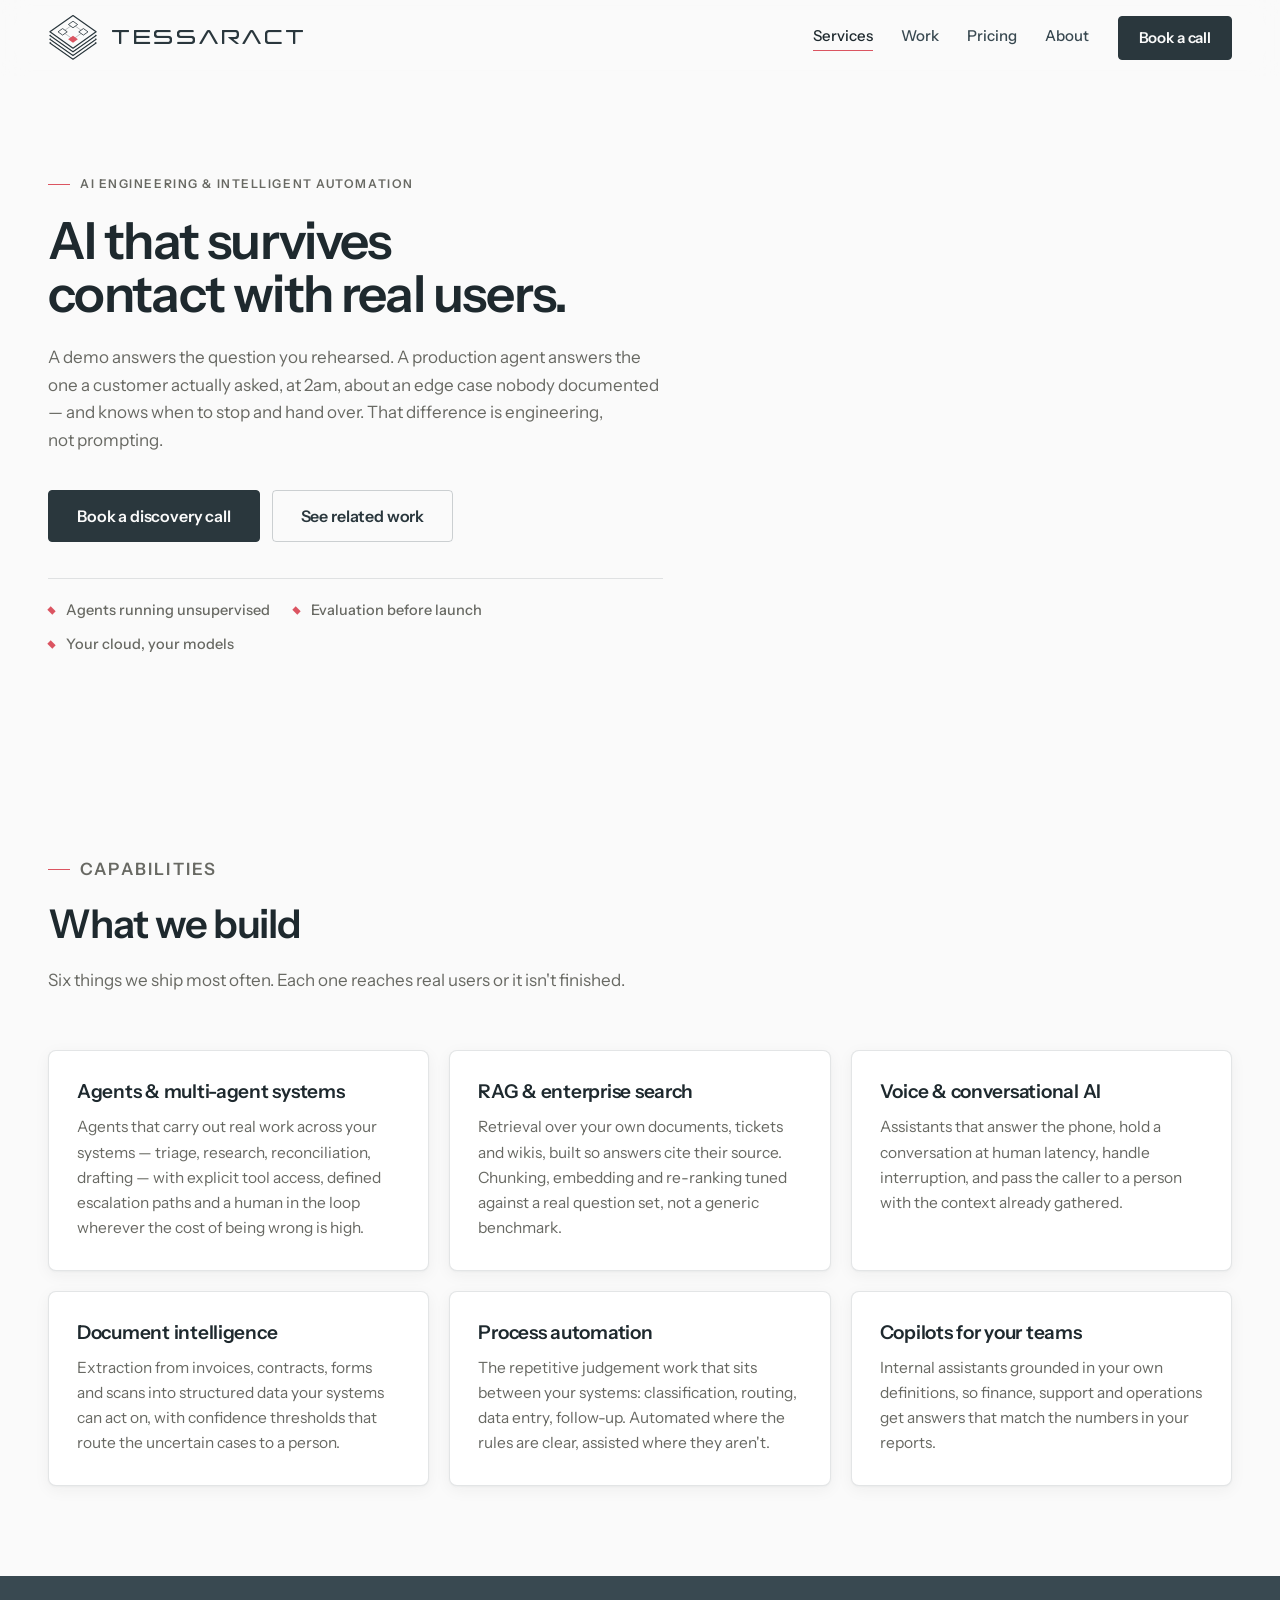
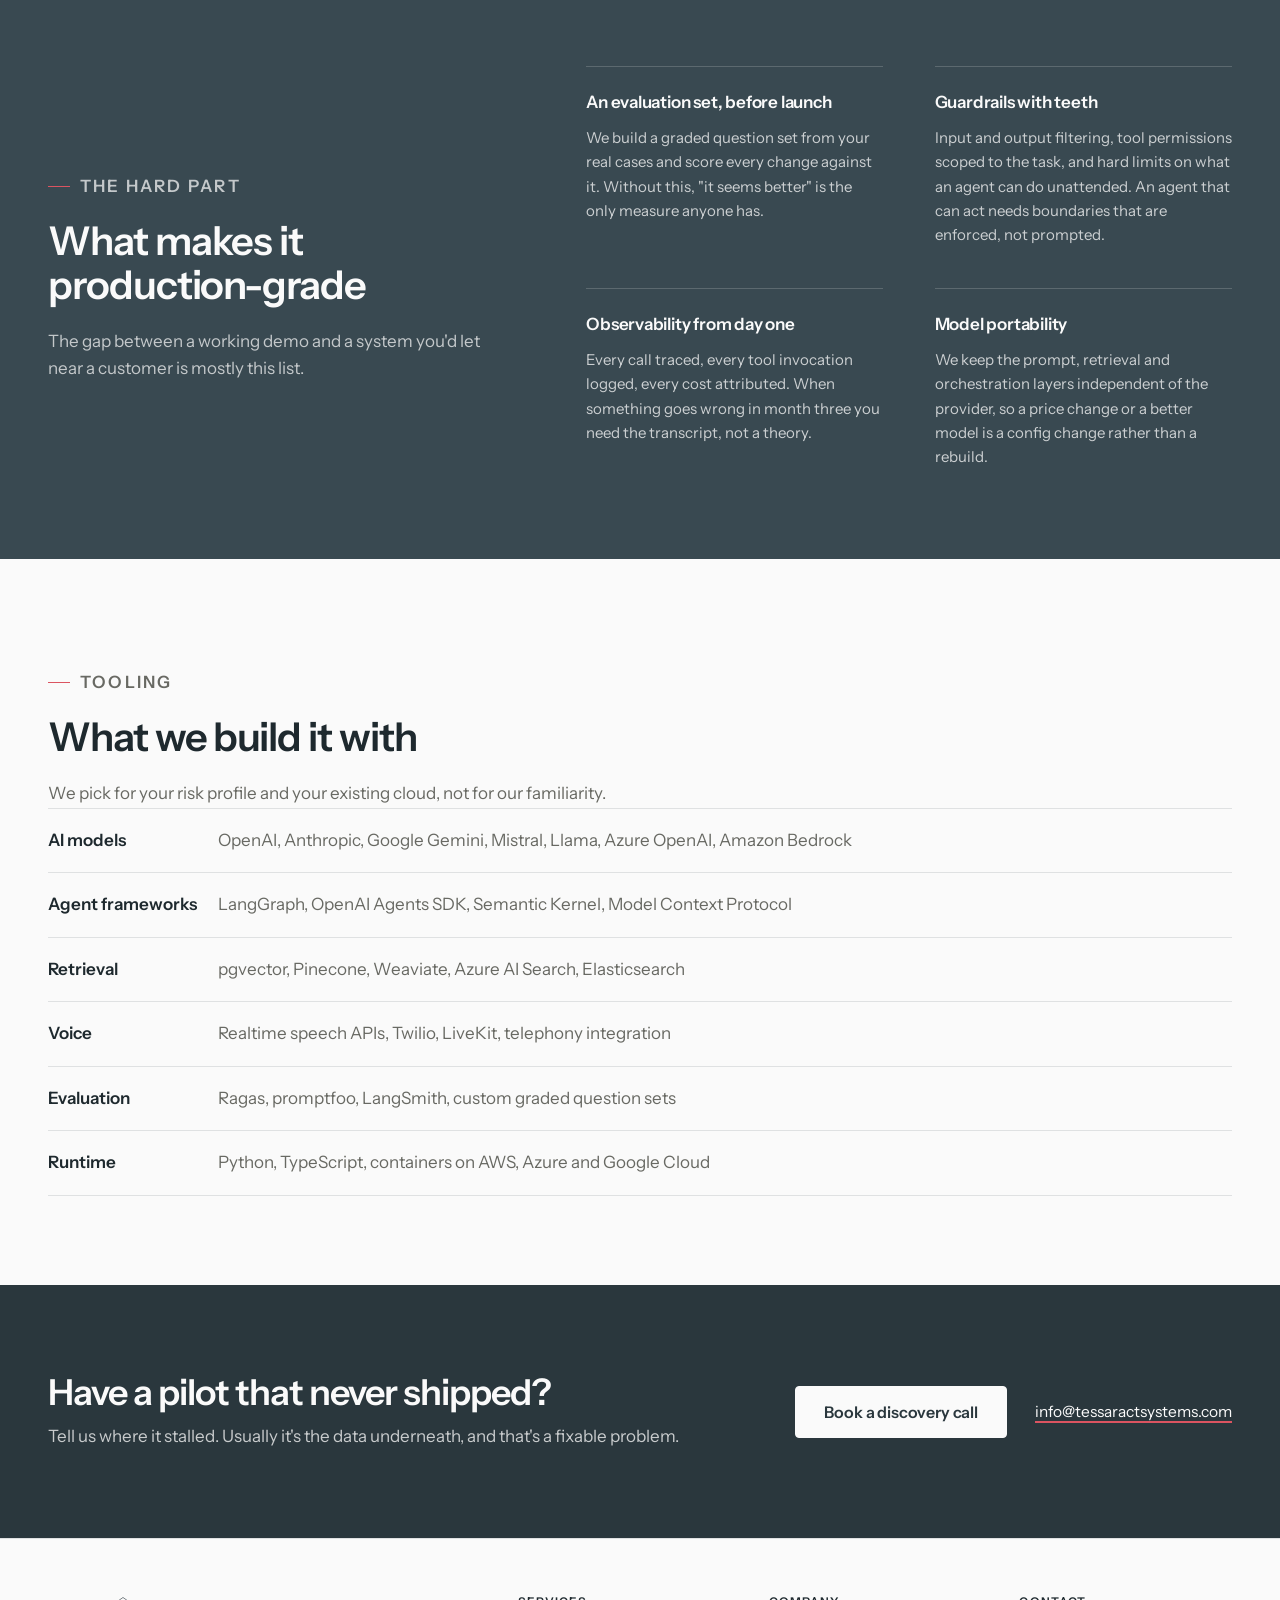
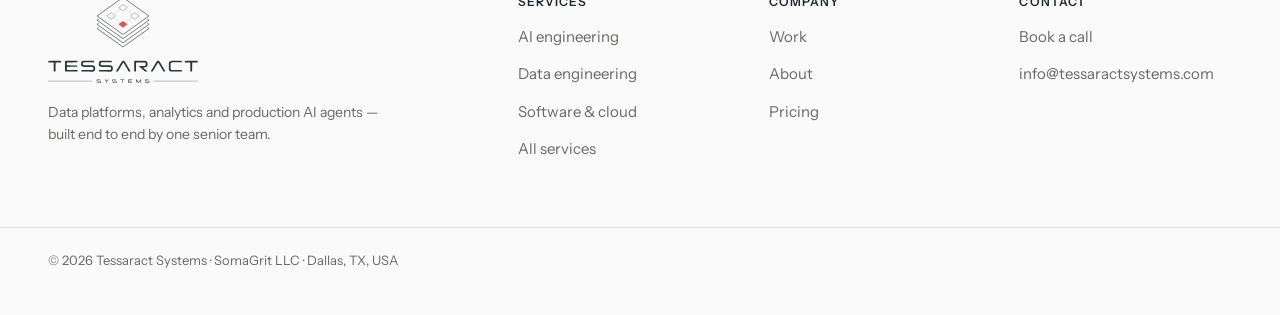
<file: services/ai-engineering/index.html>
<!doctype html>
<html lang="en">
<head>
  <meta charset="utf-8">
  <meta name="viewport" content="width=device-width, initial-scale=1">

  <title>AI Engineering &amp; Intelligent Automation — Tessaract Systems</title>
  <meta name="description" content="AI agents, multi-agent systems, RAG, voice assistants and document intelligence — built with the evaluation, guardrails and observability production needs.">

  <link rel="canonical" href="https://tessaractsystems.com/services/ai-engineering/">

  <meta name="theme-color" content="#FAFAFA">
  <meta name="robots" content="index, follow, max-image-preview:large">

  <meta property="og:type" content="website">
  <meta property="og:site_name" content="Tessaract Systems">
  <meta property="og:url" content="https://tessaractsystems.com/services/ai-engineering/">
  <meta property="og:title" content="AI Engineering &amp; Intelligent Automation">
  <meta property="og:description" content="A demo answers the rehearsed question. We build the agents that answer the real one, with evaluation and guardrails underneath.">
  <meta property="og:image" content="https://tessaractsystems.com/assets/og-image.png">
  <meta property="og:image:width" content="1200">
  <meta property="og:image:height" content="630">
  <meta property="og:image:alt" content="Tessaract Systems">

  <meta name="twitter:card" content="summary_large_image">
  <meta name="twitter:title" content="AI Engineering &amp; Intelligent Automation">
  <meta name="twitter:description" content="A demo answers the rehearsed question. We build the agents that answer the real one, with evaluation and guardrails underneath.">
  <meta name="twitter:image" content="https://tessaractsystems.com/assets/og-image.png">

  <link rel="icon" type="image/png" sizes="16x16" href="/assets/favicon-16.png?v=5cf4e966">
  <link rel="icon" type="image/png" sizes="32x32" href="/assets/favicon-32.png?v=5cf4e966">
  <link rel="icon" type="image/png" sizes="48x48" href="/assets/favicon-48.png?v=5cf4e966">
  <link rel="icon" type="image/png" sizes="64x64" href="/assets/favicon-64.png?v=5cf4e966">
  <link rel="apple-touch-icon" href="/assets/apple-touch-icon.png?v=5cf4e966">

  <link rel="preload" href="/assets/fonts/Traceform-Regular.woff2" as="font" type="font/woff2" crossorigin>
  <link rel="preconnect" href="https://fonts.googleapis.com">
  <link rel="preconnect" href="https://fonts.gstatic.com" crossorigin>
  <link href="https://fonts.googleapis.com/css2?family=Instrument+Sans:wght@400;500;600;700&display=swap" rel="stylesheet">
  <link rel="stylesheet" href="/css/styles.css?v=753ef6ca">

  <script>document.documentElement.classList.add('js');</script>

  <!-- Privacy-friendly analytics. Uncomment once an account exists.
  <script defer data-domain="tessaractsystems.com" src="https://plausible.io/js/script.js"></script>
  -->

  <script type="application/ld+json">
  {
    "@context":"https://schema.org",
    "@type":"BreadcrumbList",
    "itemListElement":[
    {"@type":"ListItem","position":1,"name":"Home","item":"https://tessaractsystems.com/"},
    {"@type":"ListItem","position":2,"name":"Services","item":"https://tessaractsystems.com/services/"},
    {"@type":"ListItem","position":3,"name":"AI engineering","item":"https://tessaractsystems.com/services/ai-engineering/"}
    ]
  }
  </script>
  <script type="application/ld+json">
  {
    "@context":"https://schema.org",
    "@type":"Service",
    "name":"AI Engineering and Intelligent Automation",
    "serviceType":"AI Engineering and Intelligent Automation",
    "description":"Production AI agents, multi-agent systems, retrieval augmented generation, voice AI, document intelligence and intelligent process automation.",
    "url":"https://tessaractsystems.com/services/ai-engineering/",
    "provider":{"@type":"Organization","name":"Tessaract Systems","url":"https://tessaractsystems.com/"},
    "areaServed":[{"@type":"Country","name":"United States"},{"@type":"Country","name":"United Kingdom"},{"@type":"Country","name":"Canada"},{"@type":"Place","name":"Europe"},{"@type":"Country","name":"United Arab Emirates"}],
    "hasOfferCatalog":{
      "@type":"OfferCatalog",
      "name":"AI Engineering and Intelligent Automation",
      "itemListElement":[
        {"@type":"Offer","itemOffered":{"@type":"Service","name":"AI agent development"}},
        {"@type":"Offer","itemOffered":{"@type":"Service","name":"Multi-agent systems"}},
        {"@type":"Offer","itemOffered":{"@type":"Service","name":"RAG chatbots"}},
        {"@type":"Offer","itemOffered":{"@type":"Service","name":"Voice AI assistants"}},
        {"@type":"Offer","itemOffered":{"@type":"Service","name":"Document intelligence"}},
        {"@type":"Offer","itemOffered":{"@type":"Service","name":"Intelligent process automation"}}
      ]
    }
  }
  </script>

</head>
<body>
  <a class="skip-link" href="#main">Skip to content</a>

  <header class="site-header">
    <div class="wrap header-inner">
      <a class="brand" href="/" aria-label="Tessaract Systems, home">
        <svg class="brand-mark" viewBox="16 125.56 368 358.87" aria-hidden="true"><defs><mask id="um0" maskUnits="userSpaceOnUse" x="0" y="0" width="760" height="610"><rect x="0" y="0" width="760" height="610" fill="#fff"/><polygon points="200,198.37 370,318.58 200,438.78 30,318.58" fill="#000" stroke="#000" stroke-width="30" stroke-linejoin="round"/><polygon points="200,171.22 370,291.42 200,411.63 30,291.42" fill="#000" stroke="#000" stroke-width="30" stroke-linejoin="round"/><polygon points="200,144.06 370,264.27 200,384.48 30,264.27" fill="#000" stroke="#000" stroke-width="30" stroke-linejoin="round"/></mask><mask id="um1" maskUnits="userSpaceOnUse" x="0" y="0" width="760" height="610"><rect x="0" y="0" width="760" height="610" fill="#fff"/><polygon points="200,171.22 370,291.42 200,411.63 30,291.42" fill="#000" stroke="#000" stroke-width="30" stroke-linejoin="round"/><polygon points="200,144.06 370,264.27 200,384.48 30,264.27" fill="#000" stroke="#000" stroke-width="30" stroke-linejoin="round"/></mask><mask id="um2" maskUnits="userSpaceOnUse" x="0" y="0" width="760" height="610"><rect x="0" y="0" width="760" height="610" fill="#fff"/><polygon points="200,144.06 370,264.27 200,384.48 30,264.27" fill="#000" stroke="#000" stroke-width="30" stroke-linejoin="round"/></mask></defs><polygon mask="url(#um0)" points="200,225.52 370,345.73 200,465.94 30,345.73" fill="none" stroke="currentColor" stroke-width="9" stroke-linejoin="round"/><polygon mask="url(#um1)" points="200,198.37 370,318.58 200,438.78 30,318.58" fill="none" stroke="currentColor" stroke-width="9" stroke-linejoin="round"/><polygon mask="url(#um2)" points="200,171.22 370,291.42 200,411.63 30,291.42" fill="none" stroke="currentColor" stroke-width="9" stroke-linejoin="round"/><polygon points="200,144.06 370,264.27 200,384.48 30,264.27" fill="none" stroke="currentColor" stroke-width="9" stroke-linejoin="round"/><polygon points="200,210.18 276.5,264.27 200,318.36 123.5,264.27" fill="none" stroke="currentColor" stroke-width="4" opacity=".55"/><polygon points="200,186.21 234,210.25 200,234.29 166,210.25" fill="#FAFAFA" stroke="currentColor" stroke-width="6" stroke-linejoin="round"/><polygon points="276.5,240.23 310.5,264.27 276.5,288.31 242.5,264.27" fill="#FAFAFA" stroke="currentColor" stroke-width="6" stroke-linejoin="round"/><polygon points="123.5,240.23 157.5,264.27 123.5,288.31 89.5,264.27" fill="#FAFAFA" stroke="currentColor" stroke-width="6" stroke-linejoin="round"/><polygon points="200,292.84 236,318.29 200,343.75 164,318.29" fill="#DB5461"/></svg>
        <span class="brand-word"><span class="brand-name">Tessaract</span></span>
      </a>

      <button class="nav-toggle" aria-expanded="false" aria-controls="site-nav">
        <span class="nav-toggle-bar"></span>
        <span class="visually-hidden">Menu</span>
      </button>

      <nav id="site-nav" class="site-nav" aria-label="Main">
        <a href="/services/" aria-current="page">Services</a>
        <a href="/work/">Work</a>
        <a href="/pricing/">Pricing</a>
        <a href="/about/">About</a>
        <a class="btn btn-small" href="/contact/">Book a call</a>
      </nav>
    </div>
  </header>

  <main id="main">

    <section class="page-hero">
      <div class="wrap page-hero-grid">
        <div>
          <p class="eyebrow">AI engineering &amp; intelligent automation</p>
          <h1>AI that survives contact with real users.</h1>
          <p class="lede">A demo answers the question you rehearsed. A production agent answers the one a customer actually asked, at 2am, about an edge case nobody documented &mdash; and knows when to stop and hand over. That difference is engineering, not prompting.</p>
          <p class="hero-actions"><a class="btn" href="/contact/">Book a discovery call</a> <a class="btn btn-ghost" href="/work/">See related work</a></p>
          <ul class="hero-proof">
            <li>Agents running unsupervised</li>
            <li>Evaluation before launch</li>
            <li>Your cloud, your models</li>
          </ul>
        </div>
      </div>
    </section>

    <section class="section" aria-labelledby="ai-build">
      <div class="wrap">
        <div class="section-head">
          <p class="eyebrow">Capabilities</p>
          <h2 id="ai-build">What we build</h2>
          <p>Six things we ship most often. Each one reaches real users or it isn't finished.</p>
        </div>
        <div class="capability-grid">
          <article class="capability">
            <h3>Agents &amp; multi-agent systems</h3>
            <p>Agents that carry out real work across your systems &mdash; triage, research, reconciliation, drafting &mdash; with explicit tool access, defined escalation paths and a human in the loop wherever the cost of being wrong is high.</p>
          </article>
          <article class="capability">
            <h3>RAG &amp; enterprise search</h3>
            <p>Retrieval over your own documents, tickets and wikis, built so answers cite their source. Chunking, embedding and re-ranking tuned against a real question set, not a generic benchmark.</p>
          </article>
          <article class="capability">
            <h3>Voice &amp; conversational AI</h3>
            <p>Assistants that answer the phone, hold a conversation at human latency, handle interruption, and pass the caller to a person with the context already gathered.</p>
          </article>
          <article class="capability">
            <h3>Document intelligence</h3>
            <p>Extraction from invoices, contracts, forms and scans into structured data your systems can act on, with confidence thresholds that route the uncertain cases to a person.</p>
          </article>
          <article class="capability">
            <h3>Process automation</h3>
            <p>The repetitive judgement work that sits between your systems: classification, routing, data entry, follow-up. Automated where the rules are clear, assisted where they aren't.</p>
          </article>
          <article class="capability">
            <h3>Copilots for your teams</h3>
            <p>Internal assistants grounded in your own definitions, so finance, support and operations get answers that match the numbers in your reports.</p>
          </article>
        </div>
      </div>
    </section>

    <section class="section principles" aria-labelledby="ai-prod">
      <div class="wrap principles-grid">
        <div class="section-head">
          <p class="eyebrow eyebrow-invert">The hard part</p>
          <h2 id="ai-prod">What makes it production-grade</h2>
          <p>The gap between a working demo and a system you'd let near a customer is mostly this list.</p>
        </div>
        <dl class="principle-list">
          <div>
            <dt>An evaluation set, before launch</dt>
            <dd>We build a graded question set from your real cases and score every change against it. Without this, &quot;it seems better&quot; is the only measure anyone has.</dd>
          </div>
          <div>
            <dt>Guardrails with teeth</dt>
            <dd>Input and output filtering, tool permissions scoped to the task, and hard limits on what an agent can do unattended. An agent that can act needs boundaries that are enforced, not prompted.</dd>
          </div>
          <div>
            <dt>Observability from day one</dt>
            <dd>Every call traced, every tool invocation logged, every cost attributed. When something goes wrong in month three you need the transcript, not a theory.</dd>
          </div>
          <div>
            <dt>Model portability</dt>
            <dd>We keep the prompt, retrieval and orchestration layers independent of the provider, so a price change or a better model is a config change rather than a rebuild.</dd>
          </div>
        </dl>
      </div>
    </section>

    <section class="section your-stack" aria-labelledby="ai-stack">
      <div class="wrap">
        <div class="section-head">
          <p class="eyebrow">Tooling</p>
          <h2 id="ai-stack">What we build it with</h2>
          <p>We pick for your risk profile and your existing cloud, not for our familiarity.</p>
        </div>
        <dl class="tool-list">
          <div><dt>AI models</dt><dd>OpenAI, Anthropic, Google Gemini, Mistral, Llama, Azure OpenAI, Amazon Bedrock</dd></div>
          <div><dt>Agent frameworks</dt><dd>LangGraph, OpenAI Agents SDK, Semantic Kernel, Model Context Protocol</dd></div>
          <div><dt>Retrieval</dt><dd>pgvector, Pinecone, Weaviate, Azure AI Search, Elasticsearch</dd></div>
          <div><dt>Voice</dt><dd>Realtime speech APIs, Twilio, LiveKit, telephony integration</dd></div>
          <div><dt>Evaluation</dt><dd>Ragas, promptfoo, LangSmith, custom graded question sets</dd></div>
          <div><dt>Runtime</dt><dd>Python, TypeScript, containers on AWS, Azure and Google Cloud</dd></div>
        </dl>
      </div>
    </section>

    <section class="cta-band" aria-labelledby="cta-title">
      <div class="wrap cta-band-inner">
        <div>
          <h2 id="cta-title">Have a pilot that never shipped?</h2>
          <p>Tell us where it stalled. Usually it's the data underneath, and that's a fixable problem.</p>
        </div>
        <div class="cta-band-actions">
          <a class="btn btn-light" href="/contact/">Book a discovery call</a>
          <a class="cta-band-mail" href="mailto:info@tessaractsystems.com">info@tessaractsystems.com</a>
        </div>
      </div>
    </section>
  </main>

  <footer class="site-footer">
    <div class="wrap footer-inner">

      <div class="footer-brand">
        <img class="footer-logo" src="/brand/tessaract-logo.svg" alt="Tessaract Systems"
             width="2000" height="993" loading="lazy" decoding="async">
        <p>Data platforms, analytics and production AI agents &mdash; built end to end by one senior team.</p>
      </div>

      <nav class="footer-cols" aria-label="Footer">
        <div>
          <h2>Services</h2>
          <ul>
            <li><a href="/services/ai-engineering/">AI engineering</a></li>
            <li><a href="/services/data-engineering/">Data engineering</a></li>
            <li><a href="/services/software-cloud/">Software &amp; cloud</a></li>
            <li><a href="/services/">All services</a></li>
          </ul>
        </div>
        <div>
          <h2>Company</h2>
          <ul>
            <li><a href="/work/">Work</a></li>
            <li><a href="/about/">About</a></li>
            <li><a href="/pricing/">Pricing</a></li>
          </ul>
        </div>
        <div>
          <h2>Contact</h2>
          <ul>
            <li><a href="/contact/">Book a call</a></li>
            <li><a href="mailto:info@tessaractsystems.com">info@tessaractsystems.com</a></li>
          </ul>
        </div>
      </nav>

    </div>
    <div class="wrap footer-base">
      <p class="footer-legal">&copy; <span id="year">2026</span> Tessaract Systems &middot; SomaGrit&nbsp;LLC &middot; Dallas, TX, USA</p>
    </div>
  </footer>

  <script src="/js/main.js?v=9735675c" defer></script>
</body>
</html>
</file>
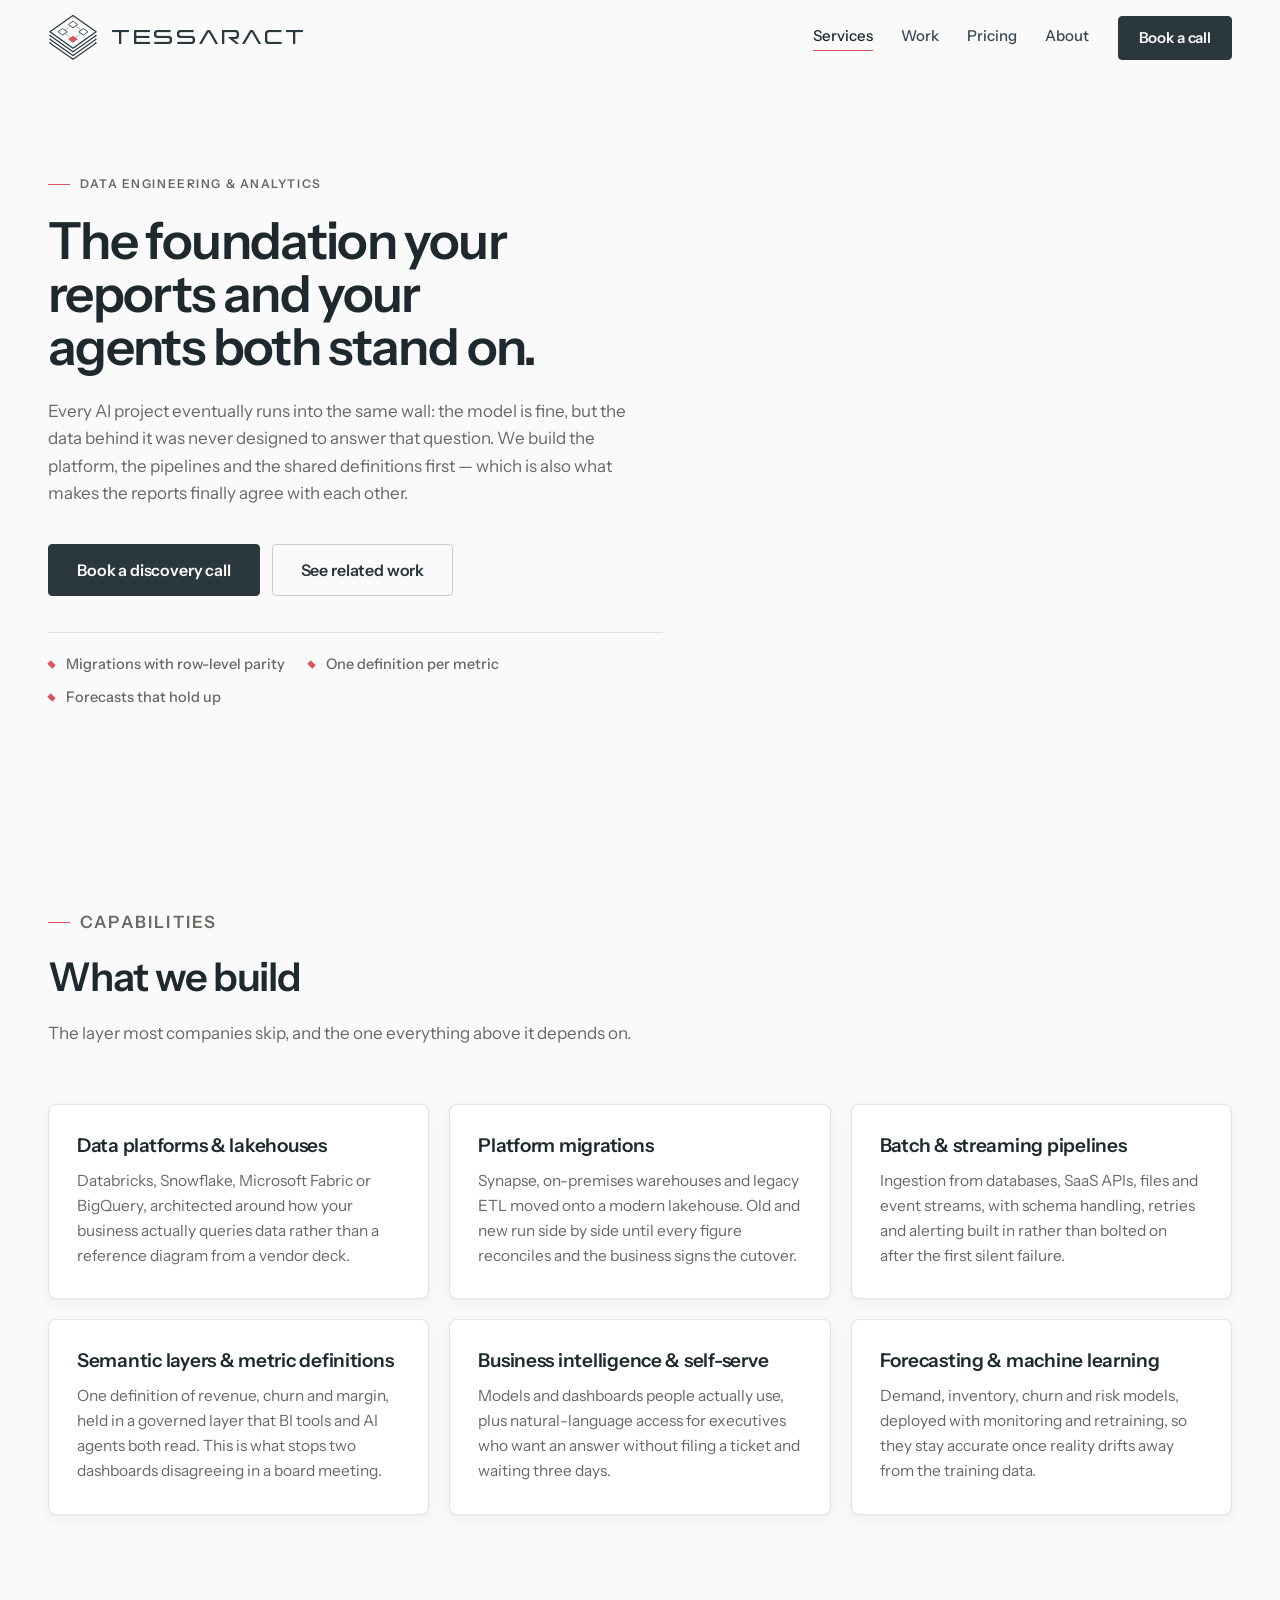
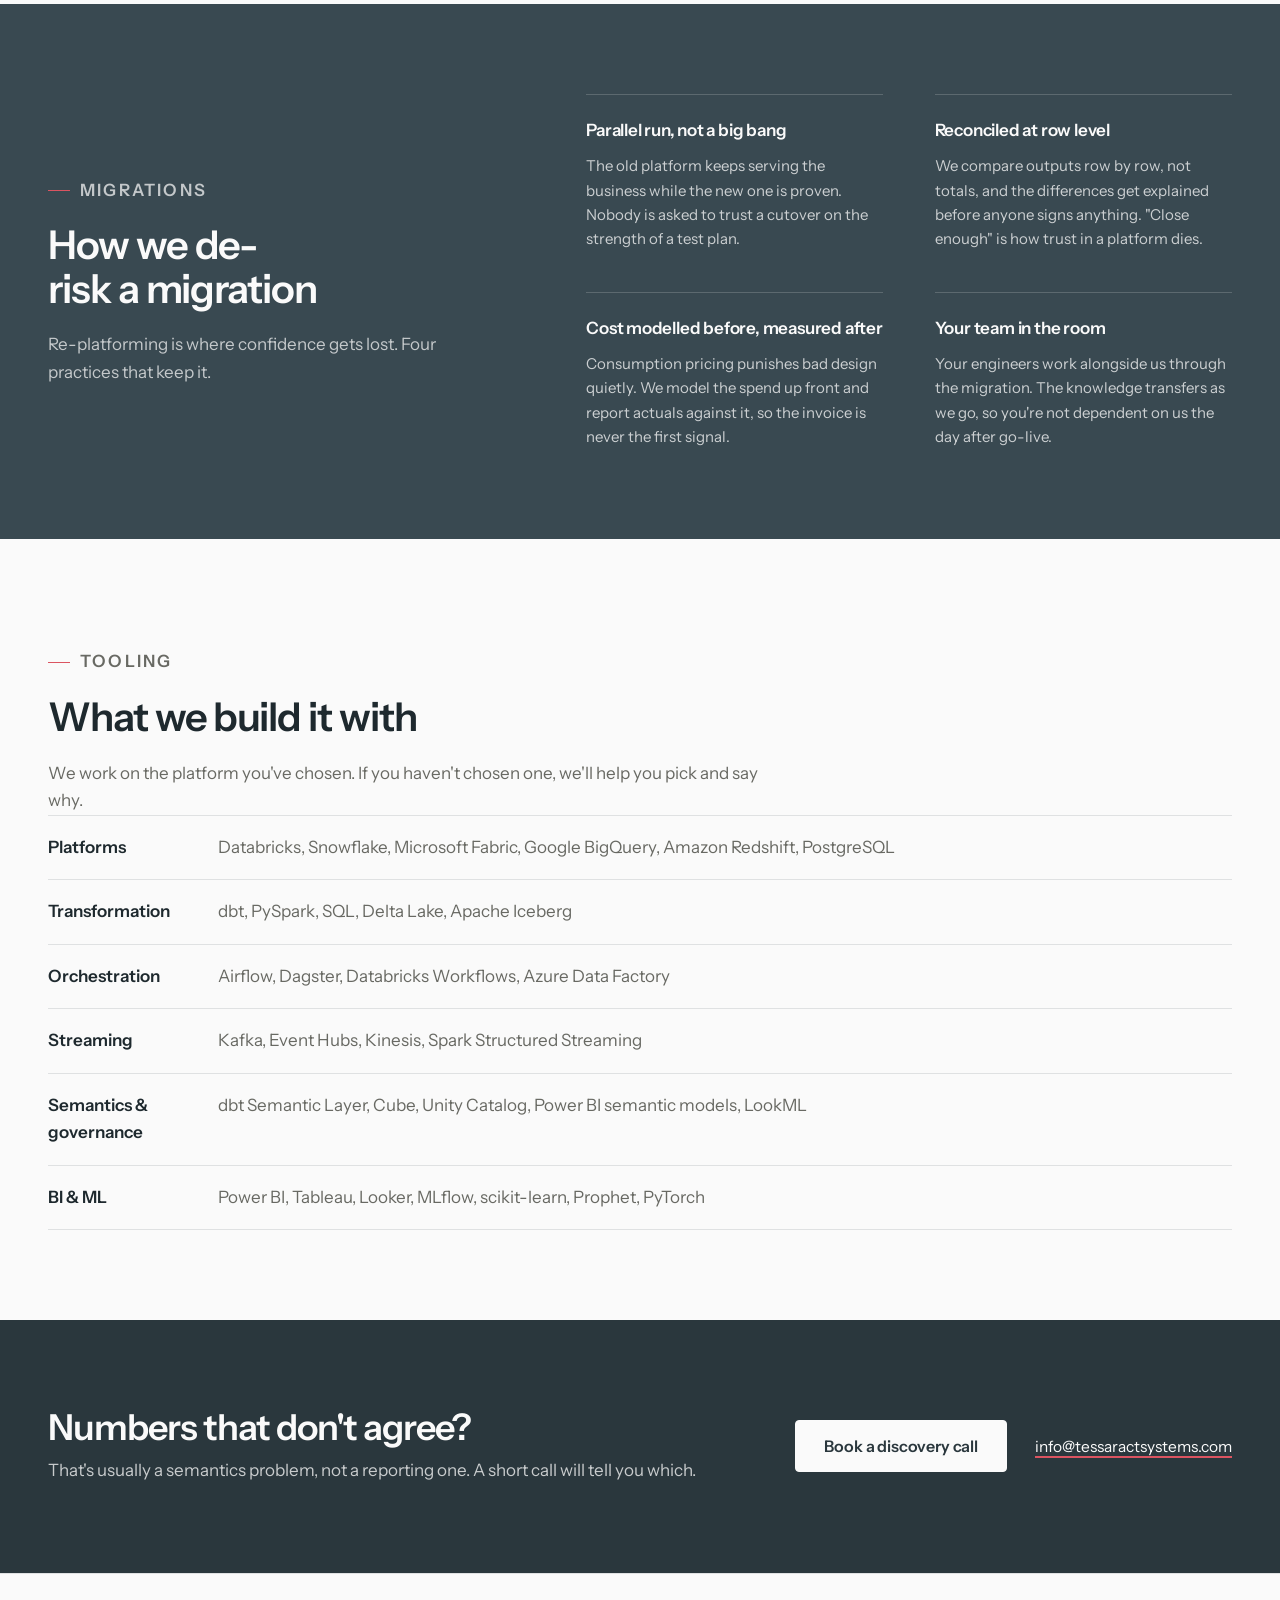
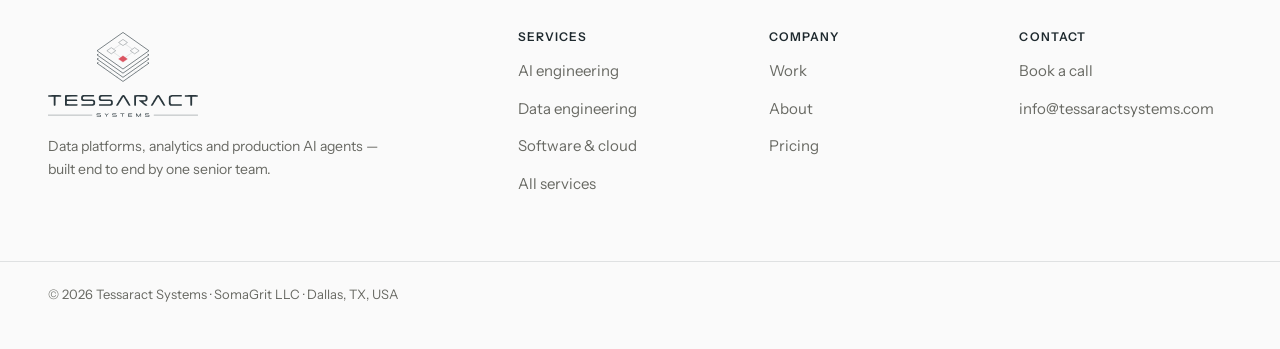
<file: services/data-engineering/index.html>
<!doctype html>
<html lang="en">
<head>
  <meta charset="utf-8">
  <meta name="viewport" content="width=device-width, initial-scale=1">

  <title>Data Engineering &amp; Analytics — Tessaract Systems</title>
  <meta name="description" content="Lakehouses and warehouses, migrations with row-level parity, batch and streaming pipelines, semantic layers, self-serve BI and production forecasting.">

  <link rel="canonical" href="https://tessaractsystems.com/services/data-engineering/">

  <meta name="theme-color" content="#FAFAFA">
  <meta name="robots" content="index, follow, max-image-preview:large">

  <meta property="og:type" content="website">
  <meta property="og:site_name" content="Tessaract Systems">
  <meta property="og:url" content="https://tessaractsystems.com/services/data-engineering/">
  <meta property="og:title" content="Data Engineering &amp; Analytics">
  <meta property="og:description" content="The layer most companies skip. Platforms, pipelines and shared definitions — the foundation both your reports and your agents stand on.">
  <meta property="og:image" content="https://tessaractsystems.com/assets/og-image.png">
  <meta property="og:image:width" content="1200">
  <meta property="og:image:height" content="630">
  <meta property="og:image:alt" content="Tessaract Systems">

  <meta name="twitter:card" content="summary_large_image">
  <meta name="twitter:title" content="Data Engineering &amp; Analytics">
  <meta name="twitter:description" content="The layer most companies skip. Platforms, pipelines and shared definitions — the foundation both your reports and your agents stand on.">
  <meta name="twitter:image" content="https://tessaractsystems.com/assets/og-image.png">

  <link rel="icon" type="image/png" sizes="16x16" href="/assets/favicon-16.png?v=5cf4e966">
  <link rel="icon" type="image/png" sizes="32x32" href="/assets/favicon-32.png?v=5cf4e966">
  <link rel="icon" type="image/png" sizes="48x48" href="/assets/favicon-48.png?v=5cf4e966">
  <link rel="icon" type="image/png" sizes="64x64" href="/assets/favicon-64.png?v=5cf4e966">
  <link rel="apple-touch-icon" href="/assets/apple-touch-icon.png?v=5cf4e966">

  <link rel="preload" href="/assets/fonts/Traceform-Regular.woff2" as="font" type="font/woff2" crossorigin>
  <link rel="preconnect" href="https://fonts.googleapis.com">
  <link rel="preconnect" href="https://fonts.gstatic.com" crossorigin>
  <link href="https://fonts.googleapis.com/css2?family=Instrument+Sans:wght@400;500;600;700&display=swap" rel="stylesheet">
  <link rel="stylesheet" href="/css/styles.css?v=753ef6ca">

  <script>document.documentElement.classList.add('js');</script>

  <!-- Privacy-friendly analytics. Uncomment once an account exists.
  <script defer data-domain="tessaractsystems.com" src="https://plausible.io/js/script.js"></script>
  -->

  <script type="application/ld+json">
  {
    "@context":"https://schema.org",
    "@type":"BreadcrumbList",
    "itemListElement":[
    {"@type":"ListItem","position":1,"name":"Home","item":"https://tessaractsystems.com/"},
    {"@type":"ListItem","position":2,"name":"Services","item":"https://tessaractsystems.com/services/"},
    {"@type":"ListItem","position":3,"name":"Data engineering","item":"https://tessaractsystems.com/services/data-engineering/"}
    ]
  }
  </script>
  <script type="application/ld+json">
  {
    "@context":"https://schema.org",
    "@type":"Service",
    "name":"Data Engineering and Analytics",
    "serviceType":"Data Engineering and Analytics",
    "description":"Data platform builds and migrations, batch and streaming pipelines, semantic layers, business intelligence and production machine learning.",
    "url":"https://tessaractsystems.com/services/data-engineering/",
    "provider":{"@type":"Organization","name":"Tessaract Systems","url":"https://tessaractsystems.com/"},
    "areaServed":[{"@type":"Country","name":"United States"},{"@type":"Country","name":"United Kingdom"},{"@type":"Country","name":"Canada"},{"@type":"Place","name":"Europe"},{"@type":"Country","name":"United Arab Emirates"}],
    "hasOfferCatalog":{
      "@type":"OfferCatalog",
      "name":"Data Engineering and Analytics",
      "itemListElement":[
        {"@type":"Offer","itemOffered":{"@type":"Service","name":"Data platform engineering"}},
        {"@type":"Offer","itemOffered":{"@type":"Service","name":"Data warehouse migration"}},
        {"@type":"Offer","itemOffered":{"@type":"Service","name":"Data pipeline development"}},
        {"@type":"Offer","itemOffered":{"@type":"Service","name":"Semantic layer and metrics"}},
        {"@type":"Offer","itemOffered":{"@type":"Service","name":"Business intelligence"}},
        {"@type":"Offer","itemOffered":{"@type":"Service","name":"Demand forecasting"}}
      ]
    }
  }
  </script>

</head>
<body>
  <a class="skip-link" href="#main">Skip to content</a>

  <header class="site-header">
    <div class="wrap header-inner">
      <a class="brand" href="/" aria-label="Tessaract Systems, home">
        <svg class="brand-mark" viewBox="16 125.56 368 358.87" aria-hidden="true"><defs><mask id="um0" maskUnits="userSpaceOnUse" x="0" y="0" width="760" height="610"><rect x="0" y="0" width="760" height="610" fill="#fff"/><polygon points="200,198.37 370,318.58 200,438.78 30,318.58" fill="#000" stroke="#000" stroke-width="30" stroke-linejoin="round"/><polygon points="200,171.22 370,291.42 200,411.63 30,291.42" fill="#000" stroke="#000" stroke-width="30" stroke-linejoin="round"/><polygon points="200,144.06 370,264.27 200,384.48 30,264.27" fill="#000" stroke="#000" stroke-width="30" stroke-linejoin="round"/></mask><mask id="um1" maskUnits="userSpaceOnUse" x="0" y="0" width="760" height="610"><rect x="0" y="0" width="760" height="610" fill="#fff"/><polygon points="200,171.22 370,291.42 200,411.63 30,291.42" fill="#000" stroke="#000" stroke-width="30" stroke-linejoin="round"/><polygon points="200,144.06 370,264.27 200,384.48 30,264.27" fill="#000" stroke="#000" stroke-width="30" stroke-linejoin="round"/></mask><mask id="um2" maskUnits="userSpaceOnUse" x="0" y="0" width="760" height="610"><rect x="0" y="0" width="760" height="610" fill="#fff"/><polygon points="200,144.06 370,264.27 200,384.48 30,264.27" fill="#000" stroke="#000" stroke-width="30" stroke-linejoin="round"/></mask></defs><polygon mask="url(#um0)" points="200,225.52 370,345.73 200,465.94 30,345.73" fill="none" stroke="currentColor" stroke-width="9" stroke-linejoin="round"/><polygon mask="url(#um1)" points="200,198.37 370,318.58 200,438.78 30,318.58" fill="none" stroke="currentColor" stroke-width="9" stroke-linejoin="round"/><polygon mask="url(#um2)" points="200,171.22 370,291.42 200,411.63 30,291.42" fill="none" stroke="currentColor" stroke-width="9" stroke-linejoin="round"/><polygon points="200,144.06 370,264.27 200,384.48 30,264.27" fill="none" stroke="currentColor" stroke-width="9" stroke-linejoin="round"/><polygon points="200,210.18 276.5,264.27 200,318.36 123.5,264.27" fill="none" stroke="currentColor" stroke-width="4" opacity=".55"/><polygon points="200,186.21 234,210.25 200,234.29 166,210.25" fill="#FAFAFA" stroke="currentColor" stroke-width="6" stroke-linejoin="round"/><polygon points="276.5,240.23 310.5,264.27 276.5,288.31 242.5,264.27" fill="#FAFAFA" stroke="currentColor" stroke-width="6" stroke-linejoin="round"/><polygon points="123.5,240.23 157.5,264.27 123.5,288.31 89.5,264.27" fill="#FAFAFA" stroke="currentColor" stroke-width="6" stroke-linejoin="round"/><polygon points="200,292.84 236,318.29 200,343.75 164,318.29" fill="#DB5461"/></svg>
        <span class="brand-word"><span class="brand-name">Tessaract</span></span>
      </a>

      <button class="nav-toggle" aria-expanded="false" aria-controls="site-nav">
        <span class="nav-toggle-bar"></span>
        <span class="visually-hidden">Menu</span>
      </button>

      <nav id="site-nav" class="site-nav" aria-label="Main">
        <a href="/services/" aria-current="page">Services</a>
        <a href="/work/">Work</a>
        <a href="/pricing/">Pricing</a>
        <a href="/about/">About</a>
        <a class="btn btn-small" href="/contact/">Book a call</a>
      </nav>
    </div>
  </header>

  <main id="main">

    <section class="page-hero">
      <div class="wrap page-hero-grid">
        <div>
          <p class="eyebrow">Data engineering &amp; analytics</p>
          <h1>The foundation your reports and your agents both stand on.</h1>
          <p class="lede">Every AI project eventually runs into the same wall: the model is fine, but the data behind it was never designed to answer that question. We build the platform, the pipelines and the shared definitions first &mdash; which is also what makes the reports finally agree with each other.</p>
          <p class="hero-actions"><a class="btn" href="/contact/">Book a discovery call</a> <a class="btn btn-ghost" href="/work/">See related work</a></p>
          <ul class="hero-proof">
            <li>Migrations with row-level parity</li>
            <li>One definition per metric</li>
            <li>Forecasts that hold up</li>
          </ul>
        </div>
      </div>
    </section>

    <section class="section" aria-labelledby="de-build">
      <div class="wrap">
        <div class="section-head">
          <p class="eyebrow">Capabilities</p>
          <h2 id="de-build">What we build</h2>
          <p>The layer most companies skip, and the one everything above it depends on.</p>
        </div>
        <div class="capability-grid">
          <article class="capability">
            <h3>Data platforms &amp; lakehouses</h3>
            <p>Databricks, Snowflake, Microsoft Fabric or BigQuery, architected around how your business actually queries data rather than a reference diagram from a vendor deck.</p>
          </article>
          <article class="capability">
            <h3>Platform migrations</h3>
            <p>Synapse, on-premises warehouses and legacy ETL moved onto a modern lakehouse. Old and new run side by side until every figure reconciles and the business signs the cutover.</p>
          </article>
          <article class="capability">
            <h3>Batch &amp; streaming pipelines</h3>
            <p>Ingestion from databases, SaaS APIs, files and event streams, with schema handling, retries and alerting built in rather than bolted on after the first silent failure.</p>
          </article>
          <article class="capability">
            <h3>Semantic layers &amp; metric definitions</h3>
            <p>One definition of revenue, churn and margin, held in a governed layer that BI tools and AI agents both read. This is what stops two dashboards disagreeing in a board meeting.</p>
          </article>
          <article class="capability">
            <h3>Business intelligence &amp; self-serve</h3>
            <p>Models and dashboards people actually use, plus natural-language access for executives who want an answer without filing a ticket and waiting three days.</p>
          </article>
          <article class="capability">
            <h3>Forecasting &amp; machine learning</h3>
            <p>Demand, inventory, churn and risk models, deployed with monitoring and retraining, so they stay accurate once reality drifts away from the training data.</p>
          </article>
        </div>
      </div>
    </section>

    <section class="section principles" aria-labelledby="de-mig">
      <div class="wrap principles-grid">
        <div class="section-head">
          <p class="eyebrow eyebrow-invert">Migrations</p>
          <h2 id="de-mig">How we de-risk a migration</h2>
          <p>Re-platforming is where confidence gets lost. Four practices that keep it.</p>
        </div>
        <dl class="principle-list">
          <div>
            <dt>Parallel run, not a big bang</dt>
            <dd>The old platform keeps serving the business while the new one is proven. Nobody is asked to trust a cutover on the strength of a test plan.</dd>
          </div>
          <div>
            <dt>Reconciled at row level</dt>
            <dd>We compare outputs row by row, not totals, and the differences get explained before anyone signs anything. &quot;Close enough&quot; is how trust in a platform dies.</dd>
          </div>
          <div>
            <dt>Cost modelled before, measured after</dt>
            <dd>Consumption pricing punishes bad design quietly. We model the spend up front and report actuals against it, so the invoice is never the first signal.</dd>
          </div>
          <div>
            <dt>Your team in the room</dt>
            <dd>Your engineers work alongside us through the migration. The knowledge transfers as we go, so you're not dependent on us the day after go-live.</dd>
          </div>
        </dl>
      </div>
    </section>

    <section class="section your-stack" aria-labelledby="de-stack">
      <div class="wrap">
        <div class="section-head">
          <p class="eyebrow">Tooling</p>
          <h2 id="de-stack">What we build it with</h2>
          <p>We work on the platform you've chosen. If you haven't chosen one, we'll help you pick and say why.</p>
        </div>
        <dl class="tool-list">
          <div><dt>Platforms</dt><dd>Databricks, Snowflake, Microsoft Fabric, Google BigQuery, Amazon Redshift, PostgreSQL</dd></div>
          <div><dt>Transformation</dt><dd>dbt, PySpark, SQL, Delta Lake, Apache Iceberg</dd></div>
          <div><dt>Orchestration</dt><dd>Airflow, Dagster, Databricks Workflows, Azure Data Factory</dd></div>
          <div><dt>Streaming</dt><dd>Kafka, Event Hubs, Kinesis, Spark Structured Streaming</dd></div>
          <div><dt>Semantics &amp; governance</dt><dd>dbt Semantic Layer, Cube, Unity Catalog, Power BI semantic models, LookML</dd></div>
          <div><dt>BI &amp; ML</dt><dd>Power BI, Tableau, Looker, MLflow, scikit-learn, Prophet, PyTorch</dd></div>
        </dl>
      </div>
    </section>

    <section class="cta-band" aria-labelledby="cta-title">
      <div class="wrap cta-band-inner">
        <div>
          <h2 id="cta-title">Numbers that don't agree?</h2>
          <p>That's usually a semantics problem, not a reporting one. A short call will tell you which.</p>
        </div>
        <div class="cta-band-actions">
          <a class="btn btn-light" href="/contact/">Book a discovery call</a>
          <a class="cta-band-mail" href="mailto:info@tessaractsystems.com">info@tessaractsystems.com</a>
        </div>
      </div>
    </section>
  </main>

  <footer class="site-footer">
    <div class="wrap footer-inner">

      <div class="footer-brand">
        <img class="footer-logo" src="/brand/tessaract-logo.svg" alt="Tessaract Systems"
             width="2000" height="993" loading="lazy" decoding="async">
        <p>Data platforms, analytics and production AI agents &mdash; built end to end by one senior team.</p>
      </div>

      <nav class="footer-cols" aria-label="Footer">
        <div>
          <h2>Services</h2>
          <ul>
            <li><a href="/services/ai-engineering/">AI engineering</a></li>
            <li><a href="/services/data-engineering/">Data engineering</a></li>
            <li><a href="/services/software-cloud/">Software &amp; cloud</a></li>
            <li><a href="/services/">All services</a></li>
          </ul>
        </div>
        <div>
          <h2>Company</h2>
          <ul>
            <li><a href="/work/">Work</a></li>
            <li><a href="/about/">About</a></li>
            <li><a href="/pricing/">Pricing</a></li>
          </ul>
        </div>
        <div>
          <h2>Contact</h2>
          <ul>
            <li><a href="/contact/">Book a call</a></li>
            <li><a href="mailto:info@tessaractsystems.com">info@tessaractsystems.com</a></li>
          </ul>
        </div>
      </nav>

    </div>
    <div class="wrap footer-base">
      <p class="footer-legal">&copy; <span id="year">2026</span> Tessaract Systems &middot; SomaGrit&nbsp;LLC &middot; Dallas, TX, USA</p>
    </div>
  </footer>

  <script src="/js/main.js?v=9735675c" defer></script>
</body>
</html>
</file>
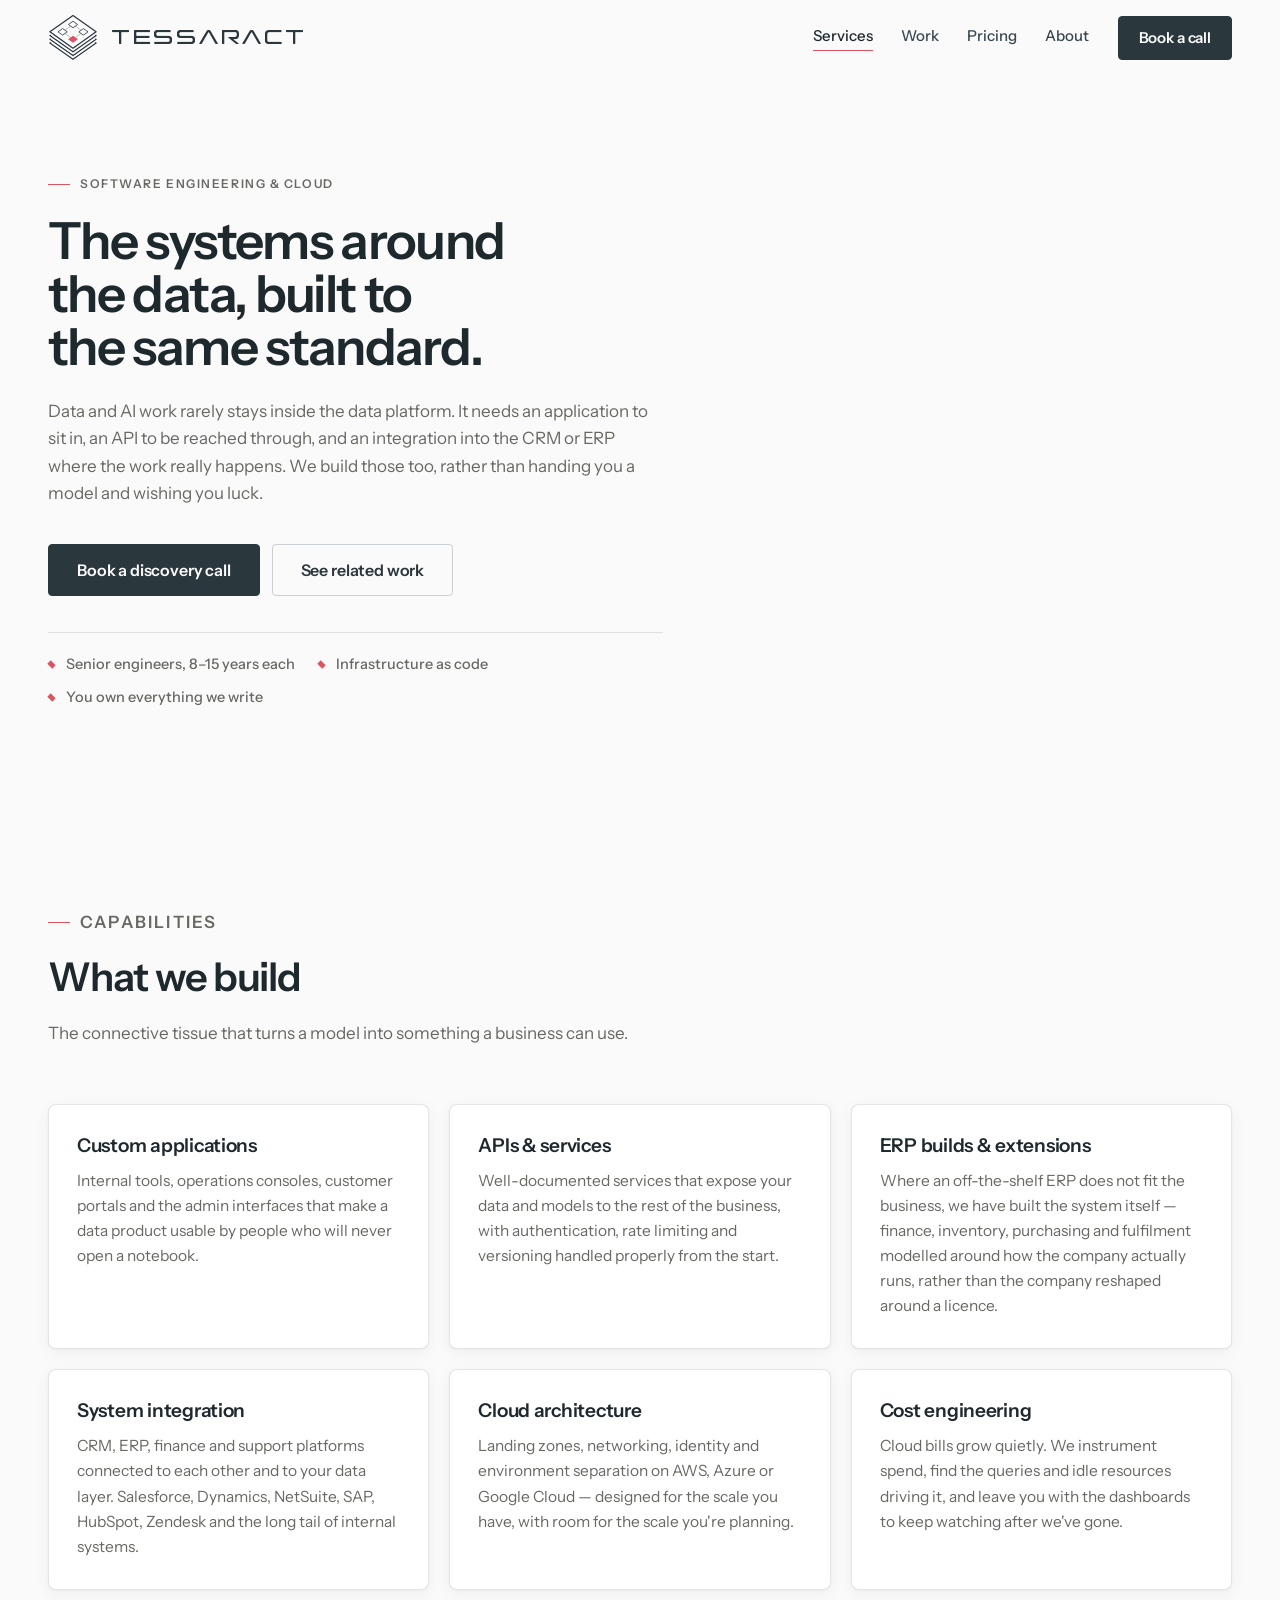
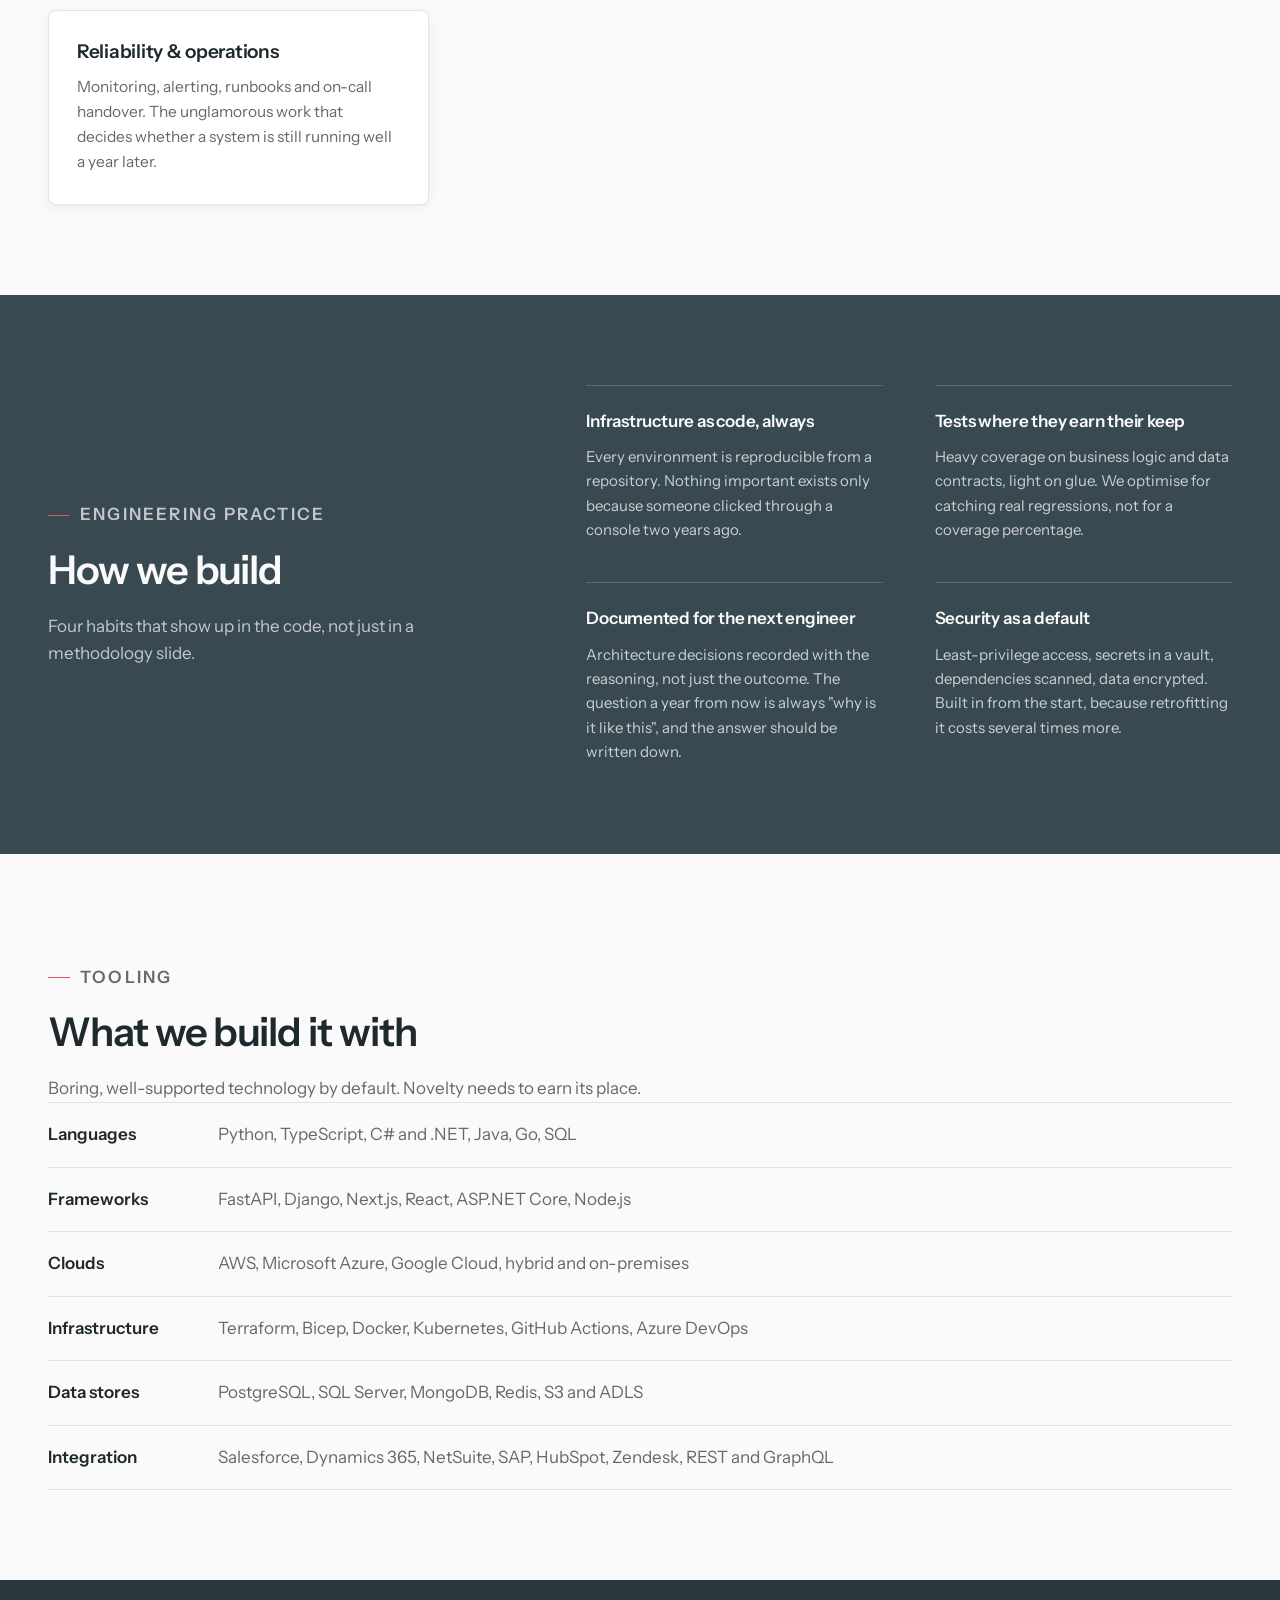
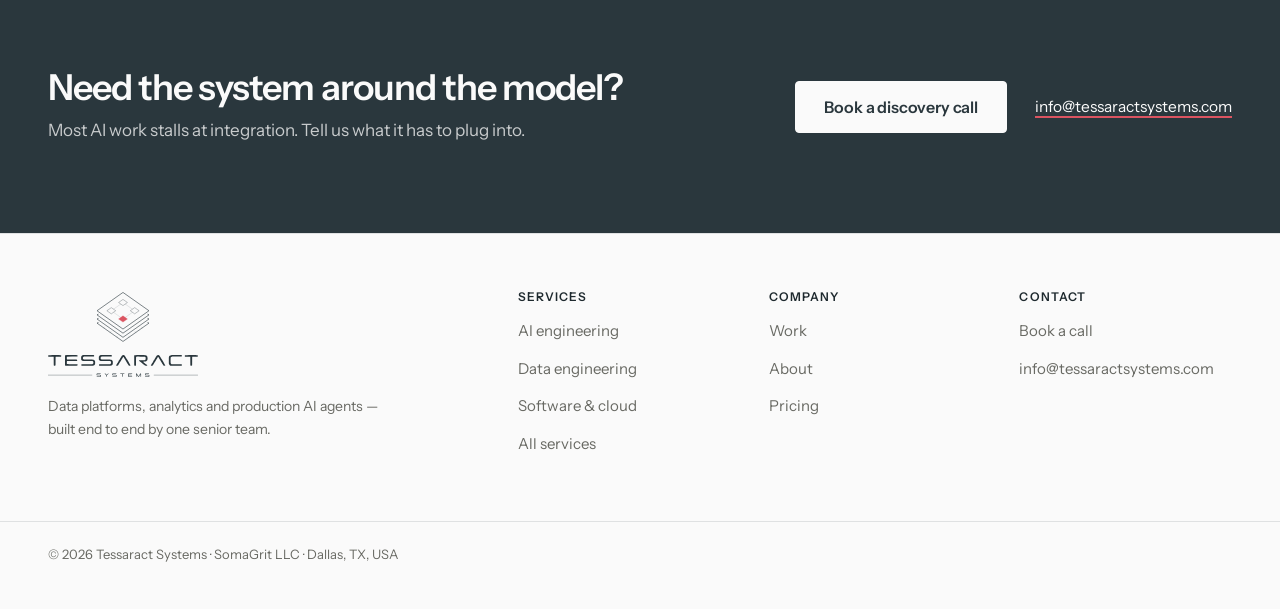
<file: services/software-cloud/index.html>
<!doctype html>
<html lang="en">
<head>
  <meta charset="utf-8">
  <meta name="viewport" content="width=device-width, initial-scale=1">

  <title>Software Engineering &amp; Cloud — Tessaract Systems</title>
  <meta name="description" content="Custom applications, APIs, ERP builds and integration, cloud architecture on AWS, Azure and GCP, cost engineering and reliability. Documented for your team.">

  <link rel="canonical" href="https://tessaractsystems.com/services/software-cloud/">

  <meta name="theme-color" content="#FAFAFA">
  <meta name="robots" content="index, follow, max-image-preview:large">

  <meta property="og:type" content="website">
  <meta property="og:site_name" content="Tessaract Systems">
  <meta property="og:url" content="https://tessaractsystems.com/services/software-cloud/">
  <meta property="og:title" content="Software Engineering &amp; Cloud">
  <meta property="og:description" content="Data and AI work rarely stays in the data platform. We build the applications, APIs and integrations around it.">
  <meta property="og:image" content="https://tessaractsystems.com/assets/og-image.png">
  <meta property="og:image:width" content="1200">
  <meta property="og:image:height" content="630">
  <meta property="og:image:alt" content="Tessaract Systems">

  <meta name="twitter:card" content="summary_large_image">
  <meta name="twitter:title" content="Software Engineering &amp; Cloud">
  <meta name="twitter:description" content="Data and AI work rarely stays in the data platform. We build the applications, APIs and integrations around it.">
  <meta name="twitter:image" content="https://tessaractsystems.com/assets/og-image.png">

  <link rel="icon" type="image/png" sizes="16x16" href="/assets/favicon-16.png?v=5cf4e966">
  <link rel="icon" type="image/png" sizes="32x32" href="/assets/favicon-32.png?v=5cf4e966">
  <link rel="icon" type="image/png" sizes="48x48" href="/assets/favicon-48.png?v=5cf4e966">
  <link rel="icon" type="image/png" sizes="64x64" href="/assets/favicon-64.png?v=5cf4e966">
  <link rel="apple-touch-icon" href="/assets/apple-touch-icon.png?v=5cf4e966">

  <link rel="preload" href="/assets/fonts/Traceform-Regular.woff2" as="font" type="font/woff2" crossorigin>
  <link rel="preconnect" href="https://fonts.googleapis.com">
  <link rel="preconnect" href="https://fonts.gstatic.com" crossorigin>
  <link href="https://fonts.googleapis.com/css2?family=Instrument+Sans:wght@400;500;600;700&display=swap" rel="stylesheet">
  <link rel="stylesheet" href="/css/styles.css?v=753ef6ca">

  <script>document.documentElement.classList.add('js');</script>

  <!-- Privacy-friendly analytics. Uncomment once an account exists.
  <script defer data-domain="tessaractsystems.com" src="https://plausible.io/js/script.js"></script>
  -->

  <script type="application/ld+json">
  {
    "@context":"https://schema.org",
    "@type":"BreadcrumbList",
    "itemListElement":[
    {"@type":"ListItem","position":1,"name":"Home","item":"https://tessaractsystems.com/"},
    {"@type":"ListItem","position":2,"name":"Services","item":"https://tessaractsystems.com/services/"},
    {"@type":"ListItem","position":3,"name":"Software &amp; cloud","item":"https://tessaractsystems.com/services/software-cloud/"}
    ]
  }
  </script>
  <script type="application/ld+json">
  {
    "@context":"https://schema.org",
    "@type":"Service",
    "name":"Software Engineering and Cloud",
    "serviceType":"Software Engineering and Cloud",
    "description":"Custom software development, API engineering, system integration, cloud architecture, cost engineering and reliability operations.",
    "url":"https://tessaractsystems.com/services/software-cloud/",
    "provider":{"@type":"Organization","name":"Tessaract Systems","url":"https://tessaractsystems.com/"},
    "areaServed":[{"@type":"Country","name":"United States"},{"@type":"Country","name":"United Kingdom"},{"@type":"Country","name":"Canada"},{"@type":"Place","name":"Europe"},{"@type":"Country","name":"United Arab Emirates"}],
    "hasOfferCatalog":{
      "@type":"OfferCatalog",
      "name":"Software Engineering and Cloud",
      "itemListElement":[
        {"@type":"Offer","itemOffered":{"@type":"Service","name":"Custom software development"}},
        {"@type":"Offer","itemOffered":{"@type":"Service","name":"API development"}},
        {"@type":"Offer","itemOffered":{"@type":"Service","name":"System integration"}},
        {"@type":"Offer","itemOffered":{"@type":"Service","name":"Cloud architecture"}},
        {"@type":"Offer","itemOffered":{"@type":"Service","name":"Cloud cost optimisation"}},
        {"@type":"Offer","itemOffered":{"@type":"Service","name":"Site reliability engineering"}}
      ]
    }
  }
  </script>

</head>
<body>
  <a class="skip-link" href="#main">Skip to content</a>

  <header class="site-header">
    <div class="wrap header-inner">
      <a class="brand" href="/" aria-label="Tessaract Systems, home">
        <svg class="brand-mark" viewBox="16 125.56 368 358.87" aria-hidden="true"><defs><mask id="um0" maskUnits="userSpaceOnUse" x="0" y="0" width="760" height="610"><rect x="0" y="0" width="760" height="610" fill="#fff"/><polygon points="200,198.37 370,318.58 200,438.78 30,318.58" fill="#000" stroke="#000" stroke-width="30" stroke-linejoin="round"/><polygon points="200,171.22 370,291.42 200,411.63 30,291.42" fill="#000" stroke="#000" stroke-width="30" stroke-linejoin="round"/><polygon points="200,144.06 370,264.27 200,384.48 30,264.27" fill="#000" stroke="#000" stroke-width="30" stroke-linejoin="round"/></mask><mask id="um1" maskUnits="userSpaceOnUse" x="0" y="0" width="760" height="610"><rect x="0" y="0" width="760" height="610" fill="#fff"/><polygon points="200,171.22 370,291.42 200,411.63 30,291.42" fill="#000" stroke="#000" stroke-width="30" stroke-linejoin="round"/><polygon points="200,144.06 370,264.27 200,384.48 30,264.27" fill="#000" stroke="#000" stroke-width="30" stroke-linejoin="round"/></mask><mask id="um2" maskUnits="userSpaceOnUse" x="0" y="0" width="760" height="610"><rect x="0" y="0" width="760" height="610" fill="#fff"/><polygon points="200,144.06 370,264.27 200,384.48 30,264.27" fill="#000" stroke="#000" stroke-width="30" stroke-linejoin="round"/></mask></defs><polygon mask="url(#um0)" points="200,225.52 370,345.73 200,465.94 30,345.73" fill="none" stroke="currentColor" stroke-width="9" stroke-linejoin="round"/><polygon mask="url(#um1)" points="200,198.37 370,318.58 200,438.78 30,318.58" fill="none" stroke="currentColor" stroke-width="9" stroke-linejoin="round"/><polygon mask="url(#um2)" points="200,171.22 370,291.42 200,411.63 30,291.42" fill="none" stroke="currentColor" stroke-width="9" stroke-linejoin="round"/><polygon points="200,144.06 370,264.27 200,384.48 30,264.27" fill="none" stroke="currentColor" stroke-width="9" stroke-linejoin="round"/><polygon points="200,210.18 276.5,264.27 200,318.36 123.5,264.27" fill="none" stroke="currentColor" stroke-width="4" opacity=".55"/><polygon points="200,186.21 234,210.25 200,234.29 166,210.25" fill="#FAFAFA" stroke="currentColor" stroke-width="6" stroke-linejoin="round"/><polygon points="276.5,240.23 310.5,264.27 276.5,288.31 242.5,264.27" fill="#FAFAFA" stroke="currentColor" stroke-width="6" stroke-linejoin="round"/><polygon points="123.5,240.23 157.5,264.27 123.5,288.31 89.5,264.27" fill="#FAFAFA" stroke="currentColor" stroke-width="6" stroke-linejoin="round"/><polygon points="200,292.84 236,318.29 200,343.75 164,318.29" fill="#DB5461"/></svg>
        <span class="brand-word"><span class="brand-name">Tessaract</span></span>
      </a>

      <button class="nav-toggle" aria-expanded="false" aria-controls="site-nav">
        <span class="nav-toggle-bar"></span>
        <span class="visually-hidden">Menu</span>
      </button>

      <nav id="site-nav" class="site-nav" aria-label="Main">
        <a href="/services/" aria-current="page">Services</a>
        <a href="/work/">Work</a>
        <a href="/pricing/">Pricing</a>
        <a href="/about/">About</a>
        <a class="btn btn-small" href="/contact/">Book a call</a>
      </nav>
    </div>
  </header>

  <main id="main">

    <section class="page-hero">
      <div class="wrap page-hero-grid">
        <div>
          <p class="eyebrow">Software engineering &amp; cloud</p>
          <h1>The systems around the data, built to the same standard.</h1>
          <p class="lede">Data and AI work rarely stays inside the data platform. It needs an application to sit in, an API to be reached through, and an integration into the CRM or ERP where the work really happens. We build those too, rather than handing you a model and wishing you luck.</p>
          <p class="hero-actions"><a class="btn" href="/contact/">Book a discovery call</a> <a class="btn btn-ghost" href="/work/">See related work</a></p>
          <ul class="hero-proof">
            <li>Senior engineers, 8&ndash;15 years each</li>
            <li>Infrastructure as code</li>
            <li>You own everything we write</li>
          </ul>
        </div>
      </div>
    </section>

    <section class="section" aria-labelledby="sw-build">
      <div class="wrap">
        <div class="section-head">
          <p class="eyebrow">Capabilities</p>
          <h2 id="sw-build">What we build</h2>
          <p>The connective tissue that turns a model into something a business can use.</p>
        </div>
        <div class="capability-grid">
          <article class="capability">
            <h3>Custom applications</h3>
            <p>Internal tools, operations consoles, customer portals and the admin interfaces that make a data product usable by people who will never open a notebook.</p>
          </article>
          <article class="capability">
            <h3>APIs &amp; services</h3>
            <p>Well-documented services that expose your data and models to the rest of the business, with authentication, rate limiting and versioning handled properly from the start.</p>
          </article>
          <article class="capability">
            <h3>ERP builds &amp; extensions</h3>
            <p>Where an off-the-shelf ERP does not fit the business, we have built the system itself &mdash; finance, inventory, purchasing and fulfilment modelled around how the company actually runs, rather than the company reshaped around a licence.</p>
          </article>
          <article class="capability">
            <h3>System integration</h3>
            <p>CRM, ERP, finance and support platforms connected to each other and to your data layer. Salesforce, Dynamics, NetSuite, SAP, HubSpot, Zendesk and the long tail of internal systems.</p>
          </article>
          <article class="capability">
            <h3>Cloud architecture</h3>
            <p>Landing zones, networking, identity and environment separation on AWS, Azure or Google Cloud &mdash; designed for the scale you have, with room for the scale you're planning.</p>
          </article>
          <article class="capability">
            <h3>Cost engineering</h3>
            <p>Cloud bills grow quietly. We instrument spend, find the queries and idle resources driving it, and leave you with the dashboards to keep watching after we've gone.</p>
          </article>
          <article class="capability">
            <h3>Reliability &amp; operations</h3>
            <p>Monitoring, alerting, runbooks and on-call handover. The unglamorous work that decides whether a system is still running well a year later.</p>
          </article>
        </div>
      </div>
    </section>

    <section class="section principles" aria-labelledby="sw-how">
      <div class="wrap principles-grid">
        <div class="section-head">
          <p class="eyebrow eyebrow-invert">Engineering practice</p>
          <h2 id="sw-how">How we build</h2>
          <p>Four habits that show up in the code, not just in a methodology slide.</p>
        </div>
        <dl class="principle-list">
          <div>
            <dt>Infrastructure as code, always</dt>
            <dd>Every environment is reproducible from a repository. Nothing important exists only because someone clicked through a console two years ago.</dd>
          </div>
          <div>
            <dt>Tests where they earn their keep</dt>
            <dd>Heavy coverage on business logic and data contracts, light on glue. We optimise for catching real regressions, not for a coverage percentage.</dd>
          </div>
          <div>
            <dt>Documented for the next engineer</dt>
            <dd>Architecture decisions recorded with the reasoning, not just the outcome. The question a year from now is always &quot;why is it like this&quot;, and the answer should be written down.</dd>
          </div>
          <div>
            <dt>Security as a default</dt>
            <dd>Least-privilege access, secrets in a vault, dependencies scanned, data encrypted. Built in from the start, because retrofitting it costs several times more.</dd>
          </div>
        </dl>
      </div>
    </section>

    <section class="section your-stack" aria-labelledby="sw-stack">
      <div class="wrap">
        <div class="section-head">
          <p class="eyebrow">Tooling</p>
          <h2 id="sw-stack">What we build it with</h2>
          <p>Boring, well-supported technology by default. Novelty needs to earn its place.</p>
        </div>
        <dl class="tool-list">
          <div><dt>Languages</dt><dd>Python, TypeScript, C# and .NET, Java, Go, SQL</dd></div>
          <div><dt>Frameworks</dt><dd>FastAPI, Django, Next.js, React, ASP.NET Core, Node.js</dd></div>
          <div><dt>Clouds</dt><dd>AWS, Microsoft Azure, Google Cloud, hybrid and on-premises</dd></div>
          <div><dt>Infrastructure</dt><dd>Terraform, Bicep, Docker, Kubernetes, GitHub Actions, Azure DevOps</dd></div>
          <div><dt>Data stores</dt><dd>PostgreSQL, SQL Server, MongoDB, Redis, S3 and ADLS</dd></div>
          <div><dt>Integration</dt><dd>Salesforce, Dynamics 365, NetSuite, SAP, HubSpot, Zendesk, REST and GraphQL</dd></div>
        </dl>
      </div>
    </section>

    <section class="cta-band" aria-labelledby="cta-title">
      <div class="wrap cta-band-inner">
        <div>
          <h2 id="cta-title">Need the system around the model?</h2>
          <p>Most AI work stalls at integration. Tell us what it has to plug into.</p>
        </div>
        <div class="cta-band-actions">
          <a class="btn btn-light" href="/contact/">Book a discovery call</a>
          <a class="cta-band-mail" href="mailto:info@tessaractsystems.com">info@tessaractsystems.com</a>
        </div>
      </div>
    </section>
  </main>

  <footer class="site-footer">
    <div class="wrap footer-inner">

      <div class="footer-brand">
        <img class="footer-logo" src="/brand/tessaract-logo.svg" alt="Tessaract Systems"
             width="2000" height="993" loading="lazy" decoding="async">
        <p>Data platforms, analytics and production AI agents &mdash; built end to end by one senior team.</p>
      </div>

      <nav class="footer-cols" aria-label="Footer">
        <div>
          <h2>Services</h2>
          <ul>
            <li><a href="/services/ai-engineering/">AI engineering</a></li>
            <li><a href="/services/data-engineering/">Data engineering</a></li>
            <li><a href="/services/software-cloud/">Software &amp; cloud</a></li>
            <li><a href="/services/">All services</a></li>
          </ul>
        </div>
        <div>
          <h2>Company</h2>
          <ul>
            <li><a href="/work/">Work</a></li>
            <li><a href="/about/">About</a></li>
            <li><a href="/pricing/">Pricing</a></li>
          </ul>
        </div>
        <div>
          <h2>Contact</h2>
          <ul>
            <li><a href="/contact/">Book a call</a></li>
            <li><a href="mailto:info@tessaractsystems.com">info@tessaractsystems.com</a></li>
          </ul>
        </div>
      </nav>

    </div>
    <div class="wrap footer-base">
      <p class="footer-legal">&copy; <span id="year">2026</span> Tessaract Systems &middot; SomaGrit&nbsp;LLC &middot; Dallas, TX, USA</p>
    </div>
  </footer>

  <script src="/js/main.js?v=9735675c" defer></script>
</body>
</html>
</file>
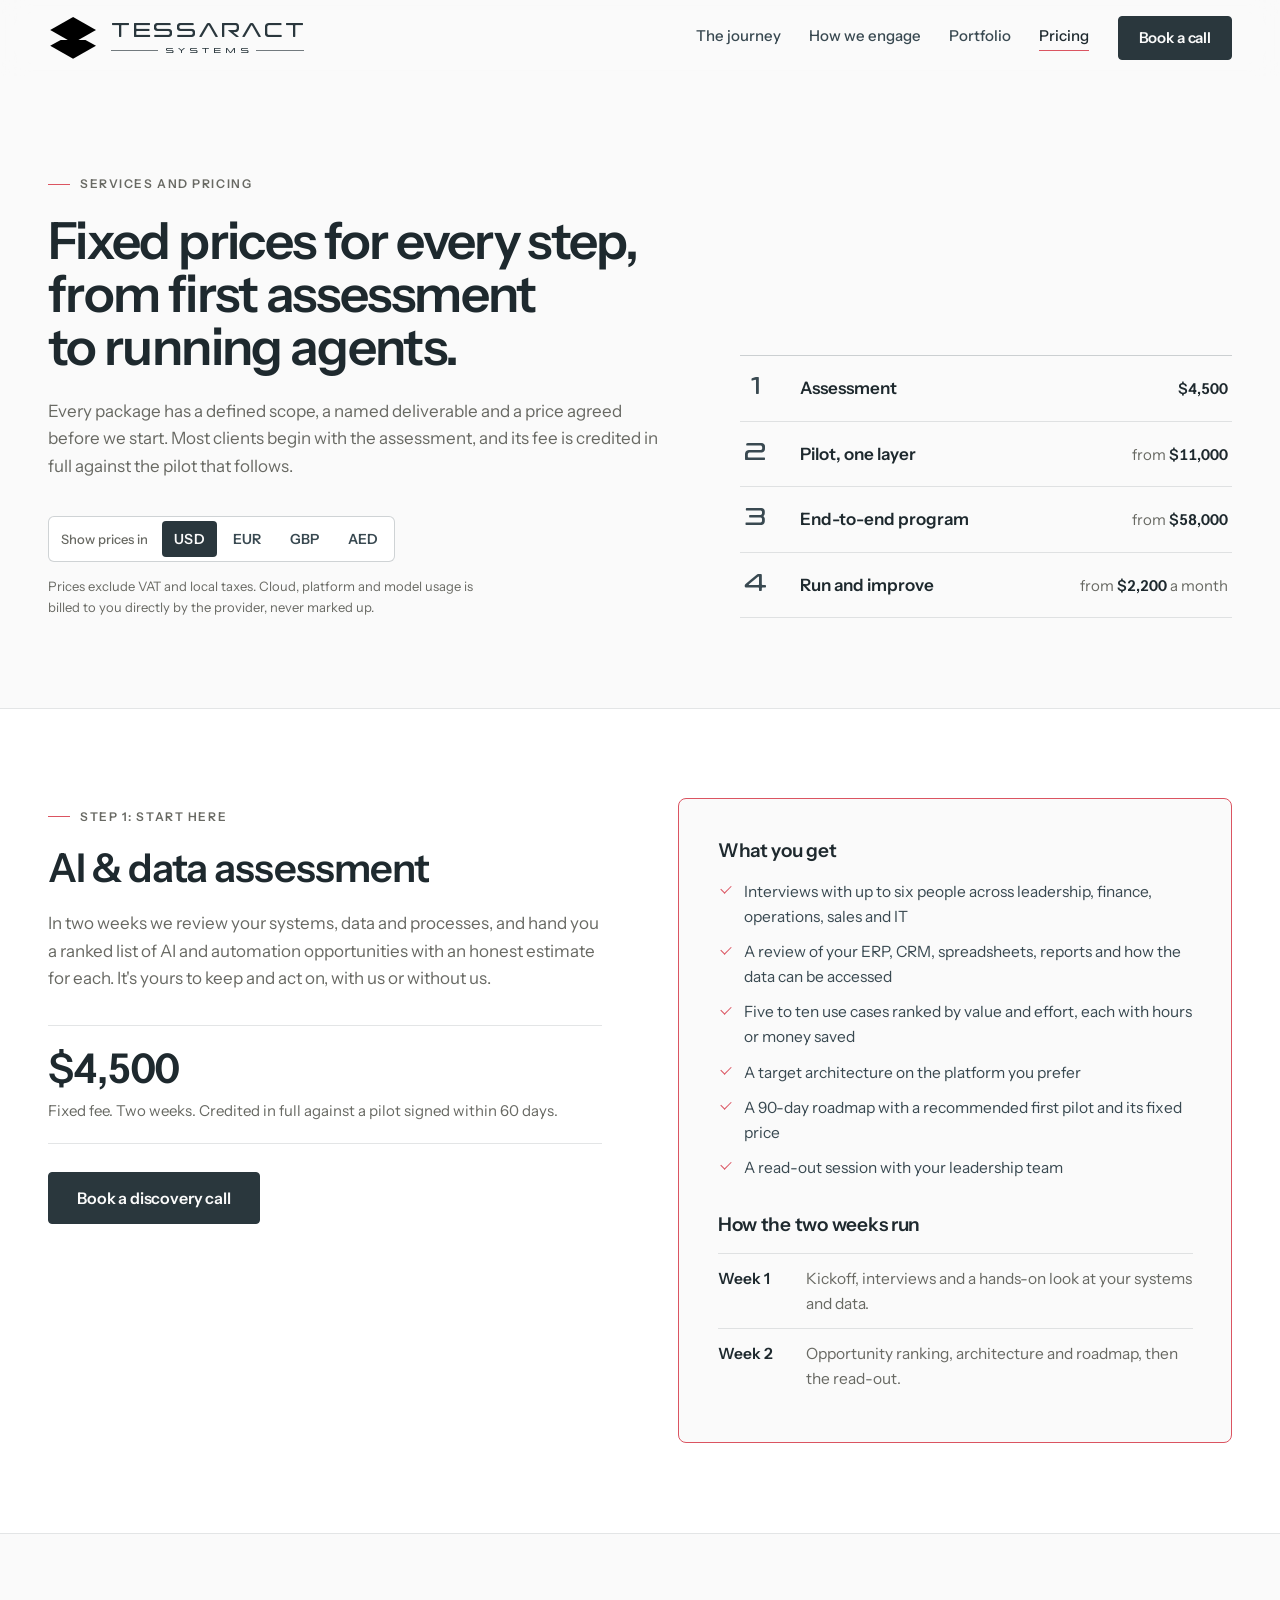
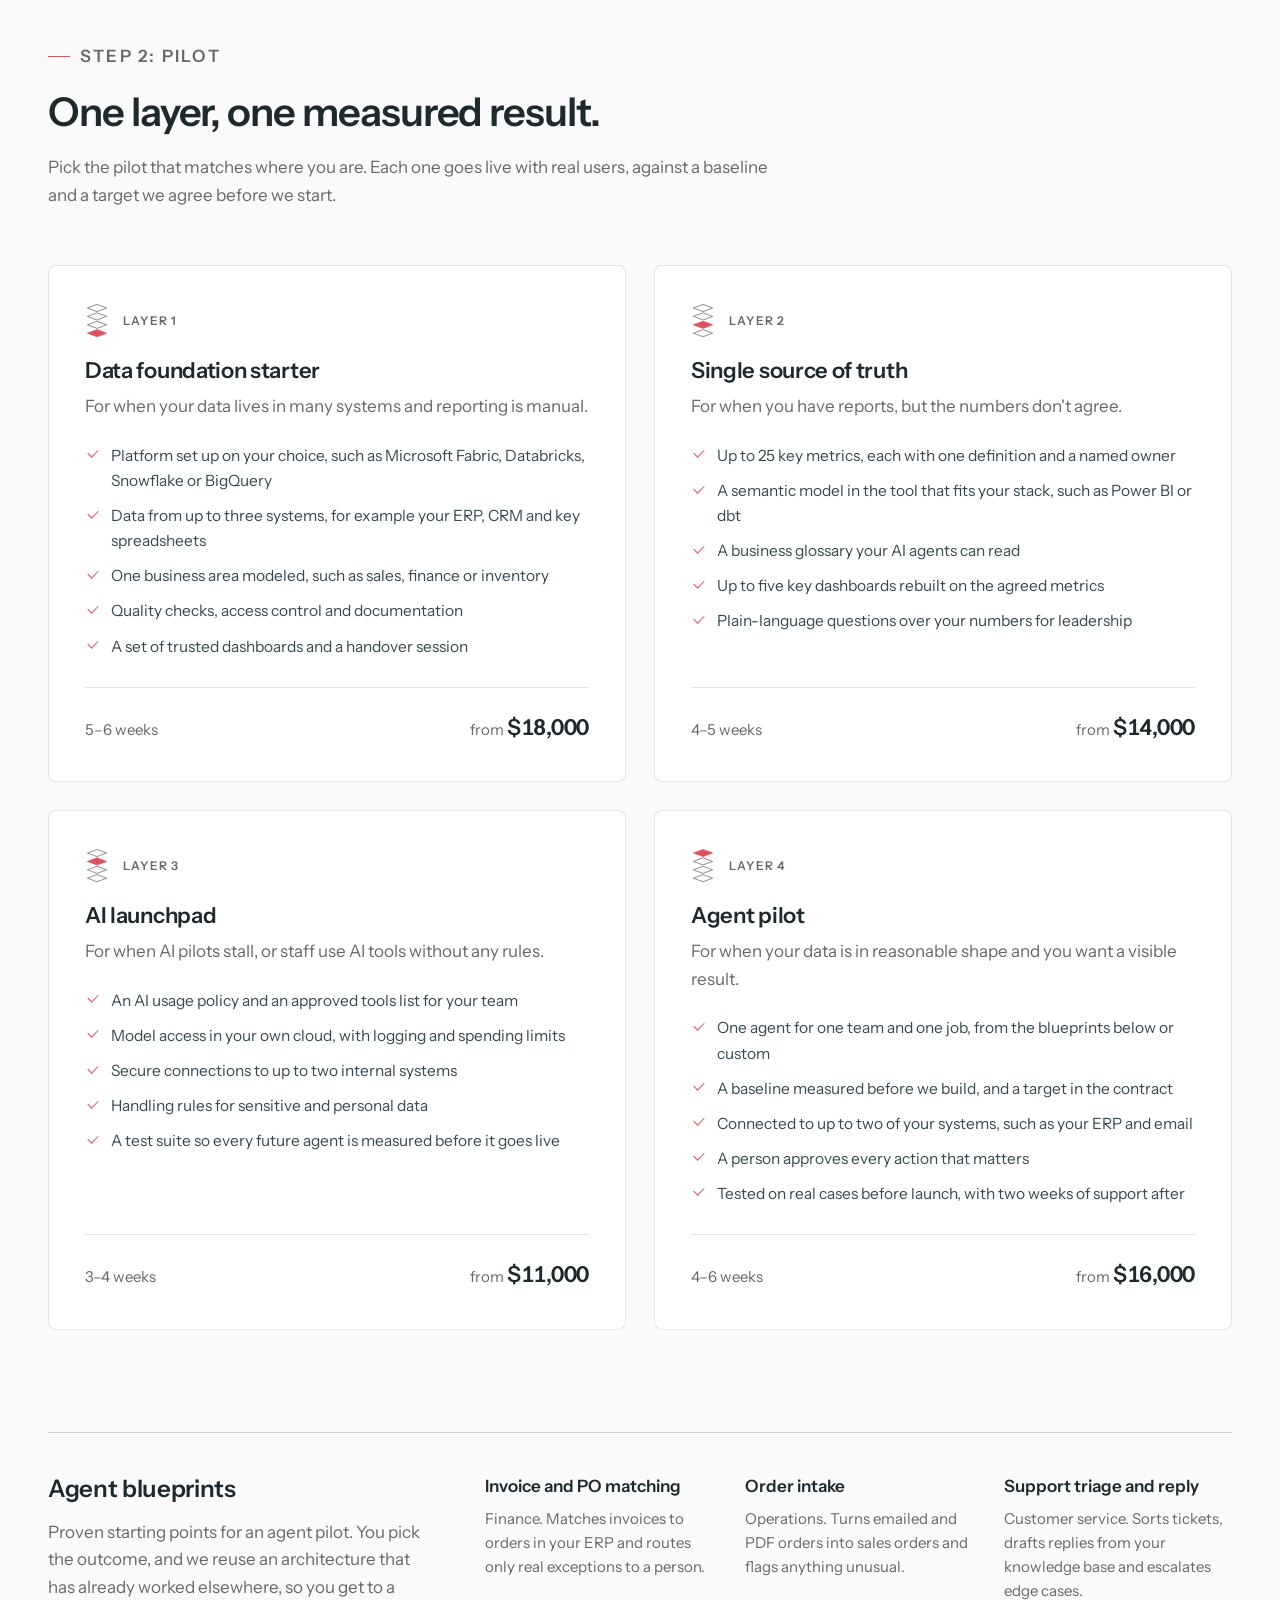
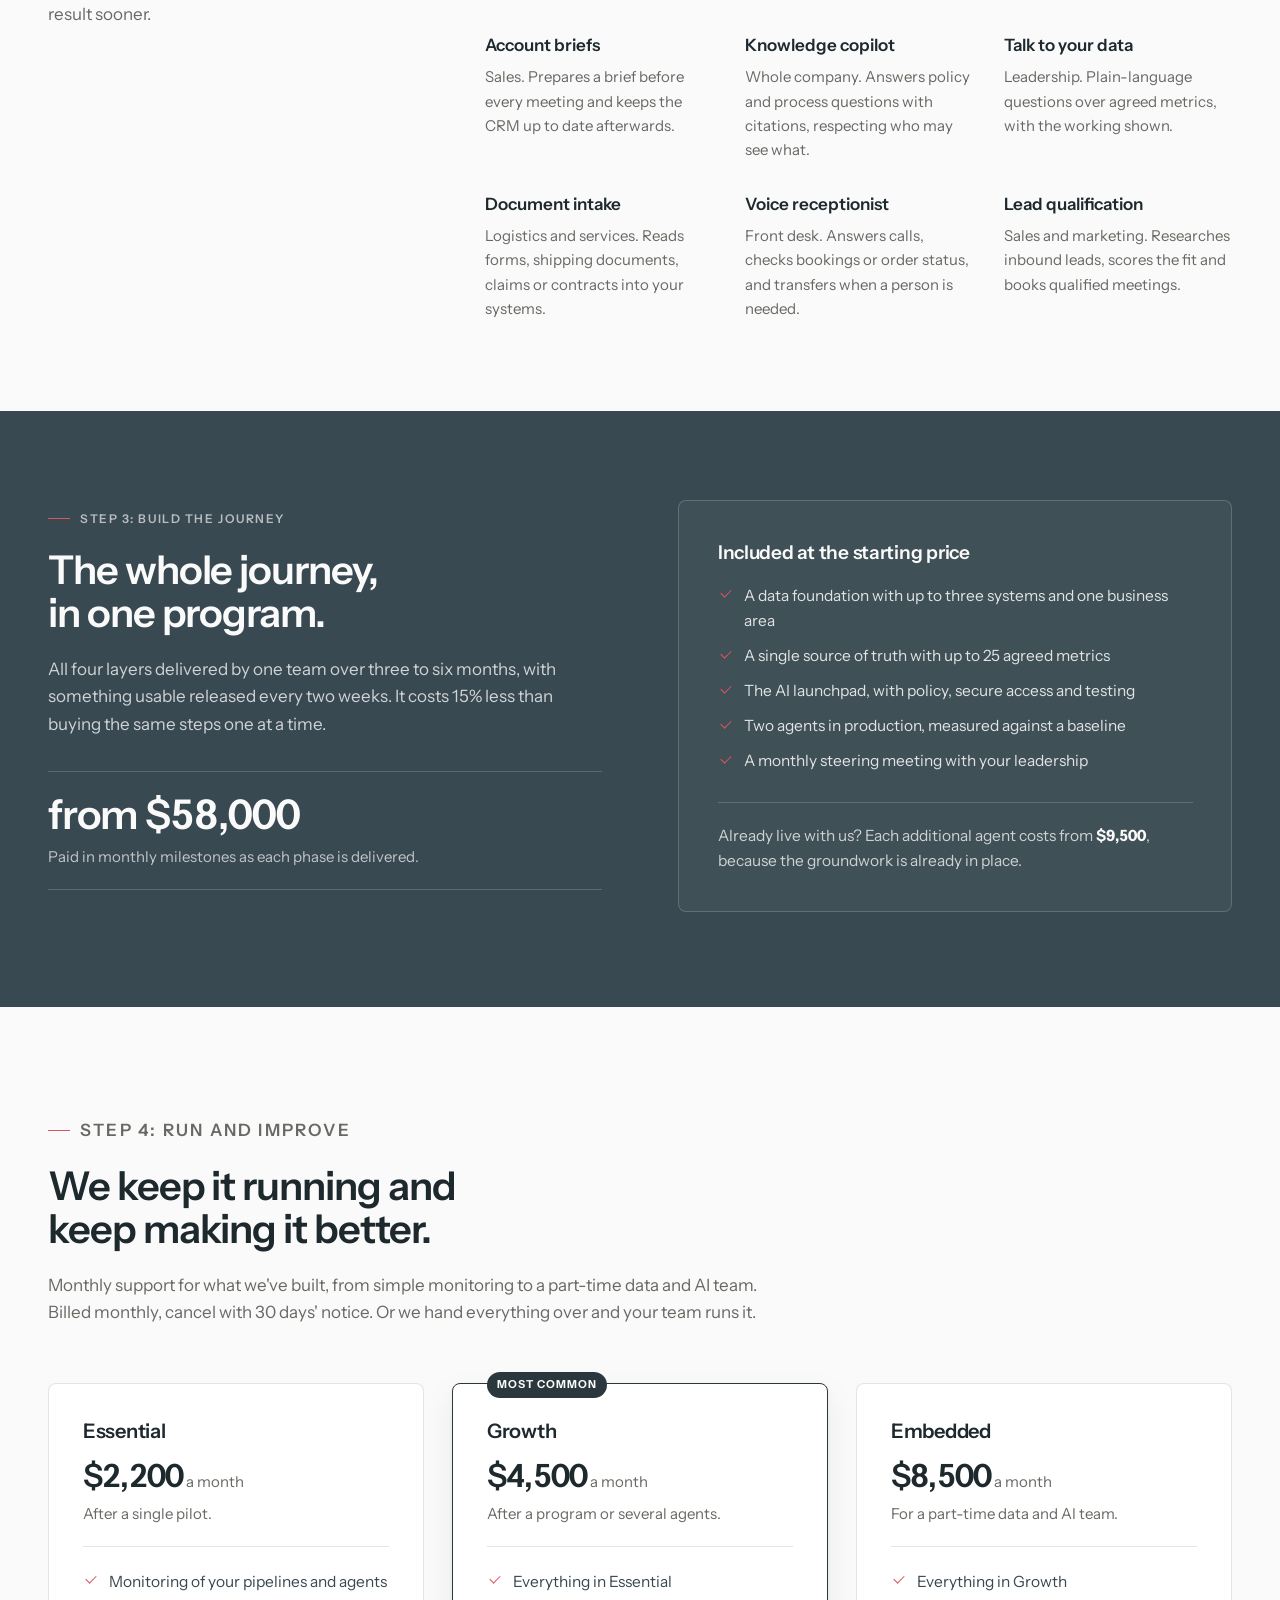
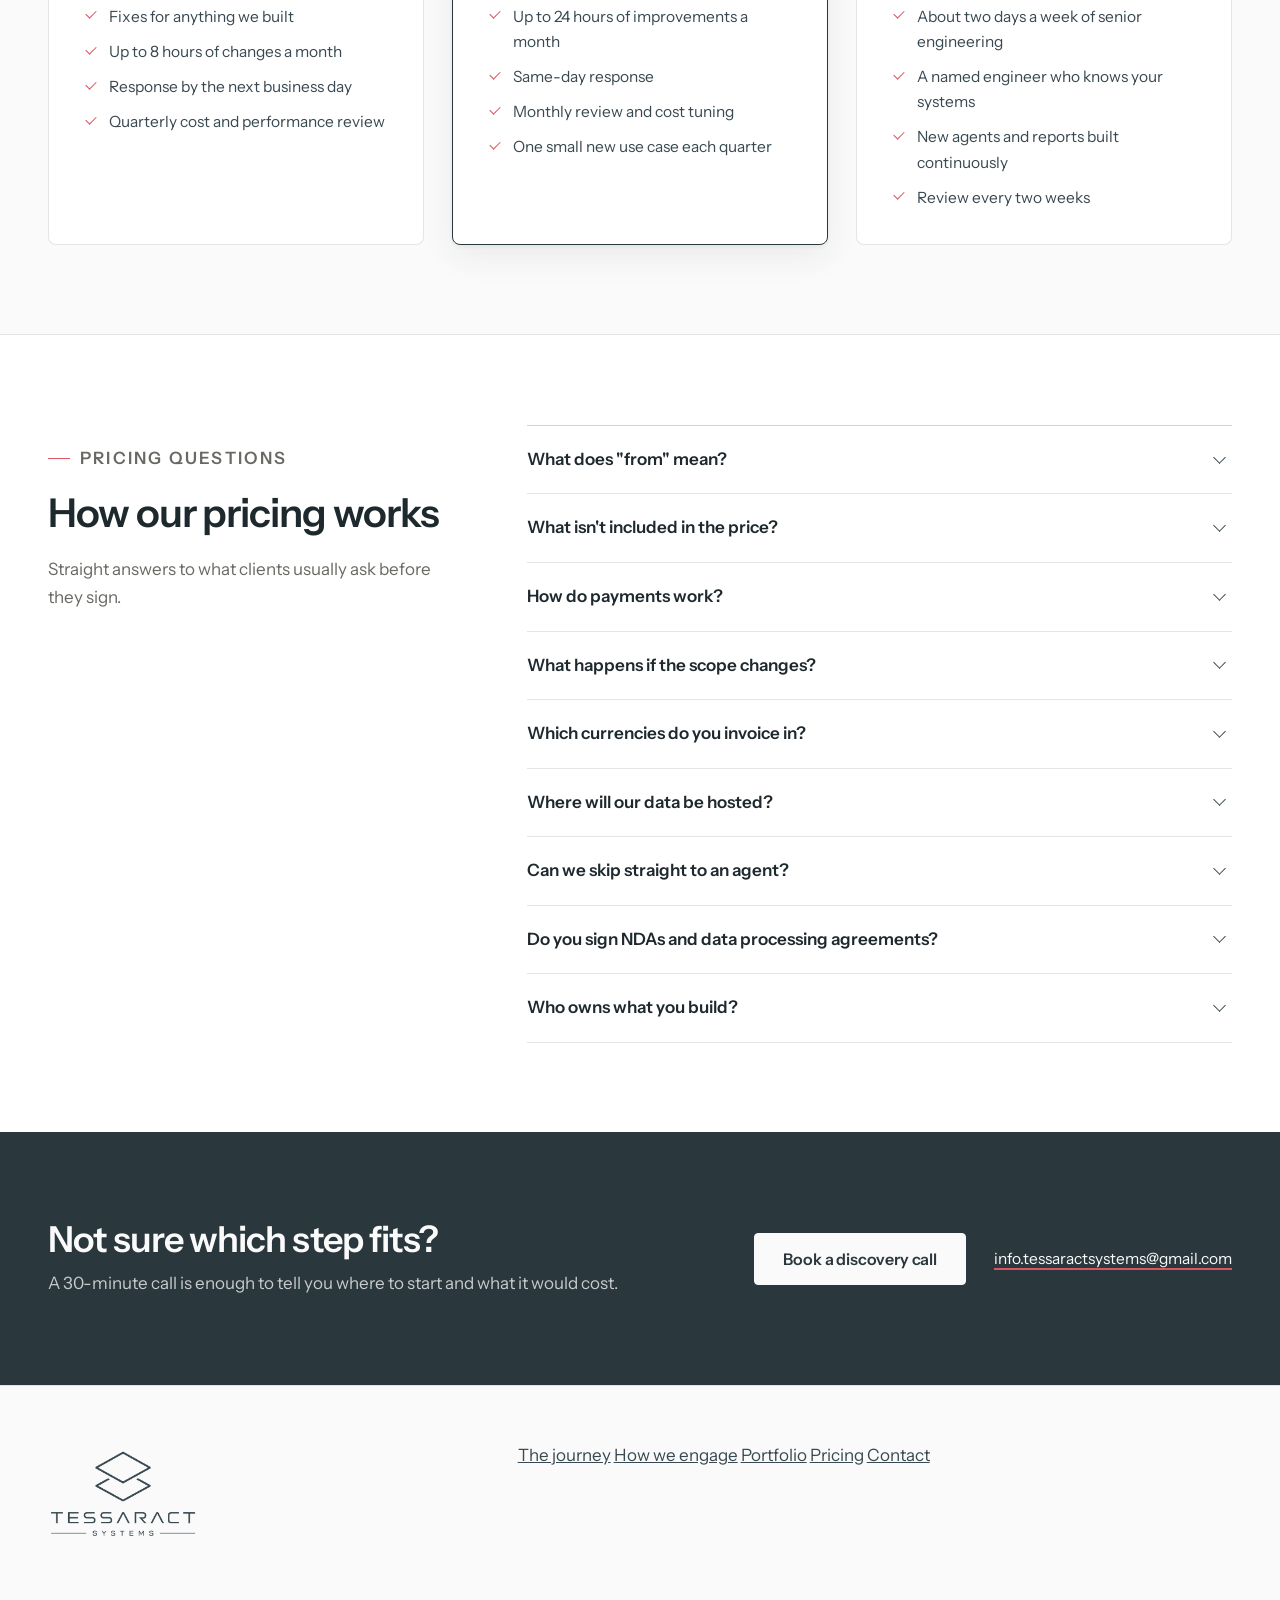
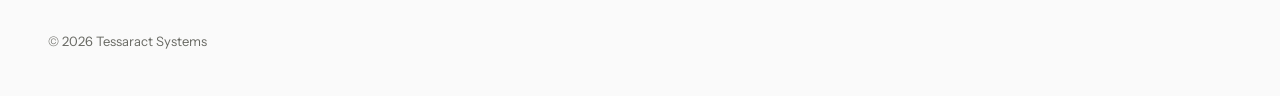
<file: services.html>
<!doctype html>
<html lang="en">
<head>
  <meta charset="utf-8">
  <meta name="viewport" content="width=device-width, initial-scale=1">

  <title>Services and pricing — Tessaract Systems</title>
  <meta name="description" content="Fixed-price data and AI packages for growing companies: a two-week assessment, one-layer pilots, an end-to-end program and monthly run-and-improve retainers. Prices in USD, EUR, GBP and AED.">

  <link rel="canonical" href="https://tessaractsystems.com/services.html">

  <meta name="theme-color" content="#FAFAFA">
  <meta name="robots" content="index, follow, max-image-preview:large">

  <meta property="og:type" content="website">
  <meta property="og:site_name" content="Tessaract Systems">
  <meta property="og:url" content="https://tessaractsystems.com/services.html">
  <meta property="og:title" content="Services and pricing — Tessaract Systems">
  <meta property="og:description" content="Every step from first assessment to running AI agents, with a fixed scope and a price agreed before we start.">
  <meta property="og:image" content="https://tessaractsystems.com/assets/og-image.png">
  <meta property="og:image:width" content="1200">
  <meta property="og:image:height" content="630">
  <meta name="twitter:card" content="summary_large_image">

  <link rel="icon" type="image/png" href="assets/favicon-64.png">
  <link rel="apple-touch-icon" href="assets/apple-touch-icon.png">

  <link rel="preload" href="assets/fonts/Traceform-Regular.woff2" as="font" type="font/woff2" crossorigin>
  <link rel="preconnect" href="https://fonts.googleapis.com">
  <link rel="preconnect" href="https://fonts.gstatic.com" crossorigin>
  <link href="https://fonts.googleapis.com/css2?family=Instrument+Sans:wght@400;500;600;700&display=swap" rel="stylesheet">
  <link rel="stylesheet" href="css/styles.css">

  <script>document.documentElement.classList.add('js');</script>
</head>
<body>
  <a class="skip-link" href="#main">Skip to content</a>

  <header class="site-header">
    <div class="wrap header-inner">
      <a class="brand" href="index.html" aria-label="Tessaract Systems, home">
        <svg class="brand-mark" viewBox="0 0 773 767" aria-hidden="true">
          <path d="M388 62 L742 262 L388 462 L34 262 Z"/>
          <path d="M196 418 L34 508 L388 706 L742 508 L580 418"/>
        </svg>
        <span class="brand-word"><span class="brand-name">Tessaract</span><span class="brand-sub"><span>Systems</span></span></span>
      </a>

      <button class="nav-toggle" aria-expanded="false" aria-controls="site-nav">
        <span class="nav-toggle-bar"></span>
        <span class="visually-hidden">Menu</span>
      </button>

      <nav id="site-nav" class="site-nav" aria-label="Main">
        <a href="index.html#journey">The journey</a>
        <a href="index.html#engage">How we engage</a>
        <a href="index.html#portfolio">Portfolio</a>
        <a href="services.html" aria-current="page">Pricing</a>
        <a class="btn btn-small" href="index.html#contact">Book a call</a>
      </nav>
    </div>
  </header>

  <main id="main">

    <!-- ================================================================
         Prices: every [data-usd] element also carries data-eur, data-gbp
         and data-aed. main.js swaps the text when the visitor changes
         currency. The text inside each element is the USD fallback for
         visitors without JavaScript, so keep it in step with data-usd.
         Internal source of truth: gtm/02-Service-catalogue-and-pricing.md
         ================================================================ -->

    <section class="page-hero">
      <div class="wrap page-hero-grid">
        <div>
          <p class="eyebrow">Services and pricing</p>
          <h1>Fixed prices for every step, from first assessment to running agents.</h1>
          <p class="lede">
            Every package has a defined scope, a named deliverable and a price agreed before we start.
            Most clients begin with the assessment, and its fee is credited in full against the pilot
            that follows.
          </p>

          <div class="currency-switch" role="group" aria-label="Show prices in">
            <span class="currency-label">Show prices in</span>
            <button type="button" data-currency="usd" aria-pressed="true">USD</button>
            <button type="button" data-currency="eur" aria-pressed="false">EUR</button>
            <button type="button" data-currency="gbp" aria-pressed="false">GBP</button>
            <button type="button" data-currency="aed" aria-pressed="false">AED</button>
          </div>
          <p class="price-note">Prices exclude VAT and local taxes. Cloud, platform and model usage is billed to you directly by the provider, never marked up.</p>
        </div>

        <ol class="step-map" aria-label="The four steps">
          <li>
            <a href="#assessment">
              <span class="step-map-num" aria-hidden="true">1</span>
              <span class="step-map-name">Assessment</span>
              <span class="step-map-price"><span class="price" data-usd="4500" data-eur="4200" data-gbp="3600" data-aed="16500">$4,500</span></span>
            </a>
          </li>
          <li>
            <a href="#pilots">
              <span class="step-map-num" aria-hidden="true">2</span>
              <span class="step-map-name">Pilot, one layer</span>
              <span class="step-map-price">from <span class="price" data-usd="11000" data-eur="10000" data-gbp="8700" data-aed="40000">$11,000</span></span>
            </a>
          </li>
          <li>
            <a href="#program">
              <span class="step-map-num" aria-hidden="true">3</span>
              <span class="step-map-name">End-to-end program</span>
              <span class="step-map-price">from <span class="price" data-usd="58000" data-eur="53500" data-gbp="46000" data-aed="213000">$58,000</span></span>
            </a>
          </li>
          <li>
            <a href="#retainers">
              <span class="step-map-num" aria-hidden="true">4</span>
              <span class="step-map-name">Run and improve</span>
              <span class="step-map-price">from <span class="price" data-usd="2200" data-eur="2000" data-gbp="1750" data-aed="8000">$2,200</span> a month</span>
            </a>
          </li>
        </ol>
      </div>
    </section>

    <!-- Step 1 -->
    <section class="section assessment" id="assessment" aria-labelledby="assessment-title">
      <div class="wrap">
        <div class="package-feature">
          <div class="package-feature-main">
            <p class="eyebrow">Step 1: start here</p>
            <h2 id="assessment-title">AI &amp; data assessment</h2>
            <p class="package-feature-lede">
              In two weeks we review your systems, data and processes, and hand you a ranked list of
              AI and automation opportunities with an honest estimate for each. It's yours to keep and
              act on, with us or without us.
            </p>

            <div class="price-block">
              <p class="price-big"><span class="price" data-usd="4500" data-eur="4200" data-gbp="3600" data-aed="16500">$4,500</span></p>
              <p class="price-terms">Fixed fee. Two weeks. Credited in full against a pilot signed within 60 days.</p>
            </div>

            <a class="btn" href="index.html#contact">Book a discovery call</a>
          </div>

          <div class="package-feature-detail">
            <h3>What you get</h3>
            <ul class="tick-list">
              <li>Interviews with up to six people across leadership, finance, operations, sales and IT</li>
              <li>A review of your ERP, CRM, spreadsheets, reports and how the data can be accessed</li>
              <li>Five to ten use cases ranked by value and effort, each with hours or money saved</li>
              <li>A target architecture on the platform you prefer</li>
              <li>A 90-day roadmap with a recommended first pilot and its fixed price</li>
              <li>A read-out session with your leadership team</li>
            </ul>

            <h3>How the two weeks run</h3>
            <dl class="week-list">
              <div><dt>Week 1</dt><dd>Kickoff, interviews and a hands-on look at your systems and data.</dd></div>
              <div><dt>Week 2</dt><dd>Opportunity ranking, architecture and roadmap, then the read-out.</dd></div>
            </dl>
          </div>
        </div>
      </div>
    </section>

    <!-- Step 2 -->
    <section class="section pilots" id="pilots" aria-labelledby="pilots-title">
      <div class="wrap">
        <div class="section-head">
          <p class="eyebrow">Step 2: pilot</p>
          <h2 id="pilots-title">One layer, one measured result.</h2>
          <p>
            Pick the pilot that matches where you are. Each one goes live with real users, against a
            baseline and a target we agree before we start.
          </p>
        </div>

        <div class="package-grid">
          <article class="package" id="pilot-foundation">
            <div class="package-top">
              <svg class="service-glyph" viewBox="0 0 40 60" aria-hidden="true" data-active="0">
                <path d="M20 46 36 52 20 58 4 52Z"/><path d="M20 32 36 38 20 44 4 38Z"/><path d="M20 18 36 24 20 30 4 24Z"/><path d="M20 4 36 10 20 16 4 10Z"/>
              </svg>
              <p class="package-layer">Layer 1</p>
            </div>
            <h3>Data foundation starter</h3>
            <p class="package-fit">For when your data lives in many systems and reporting is manual.</p>
            <ul class="tick-list">
              <li>Platform set up on your choice, such as Microsoft Fabric, Databricks, Snowflake or BigQuery</li>
              <li>Data from up to three systems, for example your ERP, CRM and key spreadsheets</li>
              <li>One business area modeled, such as sales, finance or inventory</li>
              <li>Quality checks, access control and documentation</li>
              <li>A set of trusted dashboards and a handover session</li>
            </ul>
            <p class="package-meta">
              <span>5–6 weeks</span>
              <span>from <b class="price" data-usd="18000" data-eur="16500" data-gbp="14200" data-aed="66000">$18,000</b></span>
            </p>
          </article>

          <article class="package" id="pilot-semantics">
            <div class="package-top">
              <svg class="service-glyph" viewBox="0 0 40 60" aria-hidden="true" data-active="1">
                <path d="M20 46 36 52 20 58 4 52Z"/><path d="M20 32 36 38 20 44 4 38Z"/><path d="M20 18 36 24 20 30 4 24Z"/><path d="M20 4 36 10 20 16 4 10Z"/>
              </svg>
              <p class="package-layer">Layer 2</p>
            </div>
            <h3>Single source of truth</h3>
            <p class="package-fit">For when you have reports, but the numbers don't agree.</p>
            <ul class="tick-list">
              <li>Up to 25 key metrics, each with one definition and a named owner</li>
              <li>A semantic model in the tool that fits your stack, such as Power BI or dbt</li>
              <li>A business glossary your AI agents can read</li>
              <li>Up to five key dashboards rebuilt on the agreed metrics</li>
              <li>Plain-language questions over your numbers for leadership</li>
            </ul>
            <p class="package-meta">
              <span>4–5 weeks</span>
              <span>from <b class="price" data-usd="14000" data-eur="13000" data-gbp="11000" data-aed="51500">$14,000</b></span>
            </p>
          </article>

          <article class="package" id="pilot-launchpad">
            <div class="package-top">
              <svg class="service-glyph" viewBox="0 0 40 60" aria-hidden="true" data-active="2">
                <path d="M20 46 36 52 20 58 4 52Z"/><path d="M20 32 36 38 20 44 4 38Z"/><path d="M20 18 36 24 20 30 4 24Z"/><path d="M20 4 36 10 20 16 4 10Z"/>
              </svg>
              <p class="package-layer">Layer 3</p>
            </div>
            <h3>AI launchpad</h3>
            <p class="package-fit">For when AI pilots stall, or staff use AI tools without any rules.</p>
            <ul class="tick-list">
              <li>An AI usage policy and an approved tools list for your team</li>
              <li>Model access in your own cloud, with logging and spending limits</li>
              <li>Secure connections to up to two internal systems</li>
              <li>Handling rules for sensitive and personal data</li>
              <li>A test suite so every future agent is measured before it goes live</li>
            </ul>
            <p class="package-meta">
              <span>3–4 weeks</span>
              <span>from <b class="price" data-usd="11000" data-eur="10000" data-gbp="8700" data-aed="40000">$11,000</b></span>
            </p>
          </article>

          <article class="package" id="pilot-agent">
            <div class="package-top">
              <svg class="service-glyph" viewBox="0 0 40 60" aria-hidden="true" data-active="3">
                <path d="M20 46 36 52 20 58 4 52Z"/><path d="M20 32 36 38 20 44 4 38Z"/><path d="M20 18 36 24 20 30 4 24Z"/><path d="M20 4 36 10 20 16 4 10Z"/>
              </svg>
              <p class="package-layer">Layer 4</p>
            </div>
            <h3>Agent pilot</h3>
            <p class="package-fit">For when your data is in reasonable shape and you want a visible result.</p>
            <ul class="tick-list">
              <li>One agent for one team and one job, from the blueprints below or custom</li>
              <li>A baseline measured before we build, and a target in the contract</li>
              <li>Connected to up to two of your systems, such as your ERP and email</li>
              <li>A person approves every action that matters</li>
              <li>Tested on real cases before launch, with two weeks of support after</li>
            </ul>
            <p class="package-meta">
              <span>4–6 weeks</span>
              <span>from <b class="price" data-usd="16000" data-eur="15000" data-gbp="12800" data-aed="59000">$16,000</b></span>
            </p>
          </article>
        </div>

        <div class="blueprints" id="blueprints">
          <div class="blueprints-head">
            <h3>Agent blueprints</h3>
            <p>
              Proven starting points for an agent pilot. You pick the outcome, and we reuse an
              architecture that has already worked elsewhere, so you get to a result sooner.
            </p>
          </div>
          <dl class="blueprint-list">
            <div><dt>Invoice and PO matching</dt><dd>Finance. Matches invoices to orders in your ERP and routes only real exceptions to a person.</dd></div>
            <div><dt>Order intake</dt><dd>Operations. Turns emailed and PDF orders into sales orders and flags anything unusual.</dd></div>
            <div><dt>Support triage and reply</dt><dd>Customer service. Sorts tickets, drafts replies from your knowledge base and escalates edge cases.</dd></div>
            <div><dt>Account briefs</dt><dd>Sales. Prepares a brief before every meeting and keeps the CRM up to date afterwards.</dd></div>
            <div><dt>Knowledge copilot</dt><dd>Whole company. Answers policy and process questions with citations, respecting who may see what.</dd></div>
            <div><dt>Talk to your data</dt><dd>Leadership. Plain-language questions over agreed metrics, with the working shown.</dd></div>
            <div><dt>Document intake</dt><dd>Logistics and services. Reads forms, shipping documents, claims or contracts into your systems.</dd></div>
            <div><dt>Voice receptionist</dt><dd>Front desk. Answers calls, checks bookings or order status, and transfers when a person is needed.</dd></div>
            <div><dt>Lead qualification</dt><dd>Sales and marketing. Researches inbound leads, scores the fit and books qualified meetings.</dd></div>
          </dl>
        </div>
      </div>
    </section>

    <!-- Step 3 -->
    <section class="section program" id="program" aria-labelledby="program-title">
      <div class="wrap program-grid">
        <div>
          <p class="eyebrow eyebrow-invert">Step 3: build the journey</p>
          <h2 id="program-title">The whole journey, in one program.</h2>
          <p class="program-lede">
            All four layers delivered by one team over three to six months, with something usable
            released every two weeks. It costs 15% less than buying the same steps one at a time.
          </p>
          <div class="price-block price-block-invert">
            <p class="price-big">from <span class="price" data-usd="58000" data-eur="53500" data-gbp="46000" data-aed="213000">$58,000</span></p>
            <p class="price-terms">Paid in monthly milestones as each phase is delivered.</p>
          </div>
        </div>

        <div class="program-detail">
          <h3>Included at the starting price</h3>
          <ul class="tick-list tick-list-invert">
            <li>A data foundation with up to three systems and one business area</li>
            <li>A single source of truth with up to 25 agreed metrics</li>
            <li>The AI launchpad, with policy, secure access and testing</li>
            <li>Two agents in production, measured against a baseline</li>
            <li>A monthly steering meeting with your leadership</li>
          </ul>
          <p class="program-extra">
            Already live with us? Each additional agent costs from
            <b class="price" data-usd="9500" data-eur="8800" data-gbp="7500" data-aed="35000">$9,500</b>,
            because the groundwork is already in place.
          </p>
        </div>
      </div>
    </section>

    <!-- Step 4 -->
    <section class="section retainers" id="retainers" aria-labelledby="retainers-title">
      <div class="wrap">
        <div class="section-head">
          <p class="eyebrow">Step 4: run and improve</p>
          <h2 id="retainers-title">We keep it running and keep making it better.</h2>
          <p>
            Monthly support for what we've built, from simple monitoring to a part-time data and AI
            team. Billed monthly, cancel with 30 days' notice. Or we hand everything over and your
            team runs it.
          </p>
        </div>

        <div class="retainer-grid">
          <article class="retainer">
            <h3>Essential</h3>
            <p class="retainer-price"><span class="price" data-usd="2200" data-eur="2000" data-gbp="1750" data-aed="8000">$2,200</span><span> a month</span></p>
            <p class="retainer-fit">After a single pilot.</p>
            <ul class="tick-list">
              <li>Monitoring of your pipelines and agents</li>
              <li>Fixes for anything we built</li>
              <li>Up to 8 hours of changes a month</li>
              <li>Response by the next business day</li>
              <li>Quarterly cost and performance review</li>
            </ul>
          </article>

          <article class="retainer is-common">
            <p class="retainer-flag">Most common</p>
            <h3>Growth</h3>
            <p class="retainer-price"><span class="price" data-usd="4500" data-eur="4200" data-gbp="3600" data-aed="16500">$4,500</span><span> a month</span></p>
            <p class="retainer-fit">After a program or several agents.</p>
            <ul class="tick-list">
              <li>Everything in Essential</li>
              <li>Up to 24 hours of improvements a month</li>
              <li>Same-day response</li>
              <li>Monthly review and cost tuning</li>
              <li>One small new use case each quarter</li>
            </ul>
          </article>

          <article class="retainer">
            <h3>Embedded</h3>
            <p class="retainer-price"><span class="price" data-usd="8500" data-eur="7900" data-gbp="6700" data-aed="31000">$8,500</span><span> a month</span></p>
            <p class="retainer-fit">For a part-time data and AI team.</p>
            <ul class="tick-list">
              <li>Everything in Growth</li>
              <li>About two days a week of senior engineering</li>
              <li>A named engineer who knows your systems</li>
              <li>New agents and reports built continuously</li>
              <li>Review every two weeks</li>
            </ul>
          </article>
        </div>
      </div>
    </section>

    <!-- FAQ -->
    <section class="section faq" id="faq" aria-labelledby="faq-title">
      <div class="wrap faq-grid">
        <div class="section-head">
          <p class="eyebrow">Pricing questions</p>
          <h2 id="faq-title">How our pricing works</h2>
          <p>Straight answers to what clients usually ask before they sign.</p>
        </div>

        <div class="faq-list">
          <details>
            <summary>What does "from" mean?</summary>
            <p>
              It's the price for the scope listed under each package. If your situation needs more,
              such as extra systems, more metrics or a phone line for a voice agent, we tell you the
              fixed price after the assessment, before any work starts.
            </p>
          </details>
          <details>
            <summary>What isn't included in the price?</summary>
            <p>
              Cloud hosting, data platform licences and AI model usage. You pay those directly to the
              provider, so there's no markup and no lock-in. Every proposal includes an estimate of the
              monthly running cost.
            </p>
          </details>
          <details>
            <summary>How do payments work?</summary>
            <p>
              The assessment is paid upfront. Pilots are paid half at signature and half at go-live.
              Programs are paid in monthly milestones as each phase is delivered, and retainers are
              billed monthly in advance.
            </p>
          </details>
          <details>
            <summary>What happens if the scope changes?</summary>
            <p>
              We write a short change note with a fixed price, and nothing extra starts until you
              approve it. You'll never get a surprise invoice.
            </p>
          </details>
          <details>
            <summary>Which currencies do you invoice in?</summary>
            <p>
              US dollars, euros, British pounds and UAE dirhams, and Saudi riyals on request. Prices
              exclude VAT and local taxes, which are added where they apply.
            </p>
          </details>
          <details>
            <summary>Where will our data be hosted?</summary>
            <p>
              In your own cloud account, in the region you choose. That includes EU, UK, US, UAE and
              Saudi regions, so we can meet data residency rules such as GDPR and the UAE and Saudi
              data protection laws.
            </p>
          </details>
          <details>
            <summary>Can we skip straight to an agent?</summary>
            <p>
              Yes, if your data can support it. The assessment will tell you honestly. If it can't,
              we'll recommend the smallest foundation step that makes the agent work, rather than
              build something that fails on bad data.
            </p>
          </details>
          <details>
            <summary>Do you sign NDAs and data processing agreements?</summary>
            <p>
              Yes. We'll sign your NDA before the first detailed conversation, and a data processing
              agreement before we touch any personal data.
            </p>
          </details>
          <details>
            <summary>Who owns what you build?</summary>
            <p>
              You do. All code, configuration, prompts and documentation are yours once paid for.
              Your team, or another partner, can run it without us.
            </p>
          </details>
        </div>
      </div>
    </section>

    <!-- CTA -->
    <section class="cta-band" aria-labelledby="cta-title">
      <div class="wrap cta-band-inner">
        <div>
          <h2 id="cta-title">Not sure which step fits?</h2>
          <p>A 30-minute call is enough to tell you where to start and what it would cost.</p>
        </div>
        <div class="cta-band-actions">
          <a class="btn btn-light" href="index.html#contact">Book a discovery call</a>
          <a class="cta-band-mail" href="mailto:info.tessaractsystems@gmail.com">info.tessaractsystems@gmail.com</a>
        </div>
      </div>
    </section>
  </main>

  <footer class="site-footer">
    <div class="wrap footer-inner">
      <img class="footer-logo" src="assets/logo%20full%20with%20company%20name.png" alt="Tessaract Systems"
           width="2019" height="1508" loading="lazy" decoding="async">
      <nav class="footer-nav" aria-label="Footer">
        <a href="index.html#journey">The journey</a>
        <a href="index.html#engage">How we engage</a>
        <a href="index.html#portfolio">Portfolio</a>
        <a href="services.html">Pricing</a>
        <a href="index.html#contact">Contact</a>
      </nav>
      <p class="footer-legal">© <span id="year">2026</span> Tessaract Systems</p>
    </div>
  </footer>

  <script src="js/main.js" defer></script>
</body>
</html>
</file>
<file: css/styles.css>
/* ==========================================================================
   Tessaract Systems
   --------------------------------------------------------------------------
   Typography note: "Traceform" is the logotype face. It has no crossbar on the
   capital A, so it is deliberately restricted to two roles only — the wordmark
   and the large chapter numerals. All reading text, including every heading,
   is set in Instrument Sans so that words like "AI" render correctly.
   ========================================================================== */

@font-face {
  font-family: "Traceform";
  src: url("../assets/fonts/Traceform-Regular.woff2") format("woff2"),
       url("../assets/fonts/Traceform-Regular.ttf") format("truetype");
  font-weight: 400;
  font-style: normal;
  font-display: swap;
}

:root {
  /* Brand */
  --paper: #FAFAFA;
  --surface: #FFFFFF;
  --mist: #E3F2FD;
  --mist-line: #C9DFF2;
  --signal: #DB5461;
  --signal-deep: #C33F4C;
  --graphite: #686963;
  --slate: #394951;
  --slate-deep: #2A373D;
  --ink: #1E292E;

  --rule: rgba(57, 73, 81, .14);
  --rule-strong: rgba(57, 73, 81, .24);
  --rule-invert: rgba(250, 250, 250, .18);

  /* Type */
  --font-logo: "Traceform", "Eurostile", "Arial Narrow", sans-serif;
  --font: "Instrument Sans", system-ui, -apple-system, "Segoe UI", Roboto, sans-serif;

  /* Layout */
  --wrap: 1280px;
  --gutter: clamp(20px, 4vw, 48px);
  --section-pad: clamp(64px, 7vw, 104px);
  --header-h: 76px;

  --shadow-sm: 0 1px 2px rgba(30, 41, 46, .04), 0 4px 16px rgba(30, 41, 46, .05);
  --shadow-md: 0 2px 4px rgba(30, 41, 46, .05), 0 12px 32px rgba(30, 41, 46, .07);
}

*,
*::before,
*::after { box-sizing: border-box; }

html {
  scroll-behavior: smooth;
  scroll-padding-top: calc(var(--header-h) + 20px);
  -webkit-text-size-adjust: 100%;
}

body {
  margin: 0;
  background: var(--paper);
  color: var(--slate);
  font-family: var(--font);
  font-size: 1.0625rem;
  line-height: 1.62;
  -webkit-font-smoothing: antialiased;
  -moz-osx-font-smoothing: grayscale;
}

img, svg { display: block; max-width: 100%; }

h1, h2, h3, h4 {
  margin: 0;
  font-family: var(--font);
  color: var(--ink);
  text-wrap: balance;
}

h1 {
  font-size: clamp(2.5rem, 4.4vw, 4.05rem);
  font-weight: 600;
  line-height: 1.04;
  letter-spacing: -.032em;
}

h2 {
  font-size: clamp(1.9rem, 3.1vw, 2.85rem);
  font-weight: 600;
  line-height: 1.1;
  letter-spacing: -.027em;
}

h3 {
  font-size: 1.1875rem;
  font-weight: 600;
  line-height: 1.32;
  letter-spacing: -.014em;
}

p { margin: 0; }
a { color: inherit; }

:focus-visible {
  outline: 2px solid var(--signal);
  outline-offset: 3px;
  border-radius: 3px;
}

.wrap {
  width: 100%;
  max-width: calc(var(--wrap) + var(--gutter) * 2);
  margin: 0 auto;
  padding: 0 var(--gutter);
}

.visually-hidden {
  position: absolute !important;
  width: 1px; height: 1px;
  padding: 0; margin: -1px;
  overflow: hidden;
  clip: rect(0 0 0 0);
  clip-path: inset(50%);
  white-space: nowrap;
}

.skip-link {
  position: absolute;
  left: 16px; top: -64px;
  z-index: 100;
  padding: 11px 18px;
  border-radius: 4px;
  background: var(--slate-deep);
  color: var(--paper);
  font-weight: 500;
  text-decoration: none;
}
.skip-link:focus { top: 16px; }

/* --------------------------------------------------------------------------
   Shared pieces
   -------------------------------------------------------------------------- */

.eyebrow {
  display: inline-flex;
  align-items: center;
  gap: 10px;
  margin-bottom: 20px;
  font-size: .75rem;
  font-weight: 600;
  letter-spacing: .13em;
  text-transform: uppercase;
  color: var(--graphite);
}
.eyebrow::before {
  content: "";
  width: 22px;
  height: 1px;
  background: var(--signal);
}
.eyebrow-invert { color: rgba(250, 250, 250, .66); }

.section { padding: var(--section-pad) 0; }

.section-head { max-width: 46rem; }
.section-head p {
  margin-top: 20px;
  font-size: clamp(1.0625rem, 1.3vw, 1.1875rem);
  color: var(--graphite);
}

.btn {
  display: inline-flex;
  align-items: center;
  justify-content: center;
  gap: 10px;
  min-height: 52px;
  padding: 0 28px;
  border: 1.5px solid var(--slate-deep);
  border-radius: 4px;
  background: var(--slate-deep);
  color: var(--paper);
  font: 600 1rem/1 var(--font);
  letter-spacing: -.01em;
  text-decoration: none;
  cursor: pointer;
  transition: background-color .2s, border-color .2s, color .2s, transform .2s, box-shadow .2s;
}
.btn:hover {
  background: var(--ink);
  border-color: var(--ink);
  transform: translateY(-1px);
  box-shadow: var(--shadow-sm);
}
.btn:active { transform: none; }

.btn-ghost { background: transparent; color: var(--slate-deep); border-color: var(--rule-strong); }
.btn-ghost:hover { background: var(--surface); border-color: var(--slate-deep); color: var(--ink); }

.btn-light { background: var(--paper); border-color: var(--paper); color: var(--slate-deep); }
.btn-light:hover { background: var(--mist); border-color: var(--mist); color: var(--ink); }

.btn-small { min-height: 44px; padding: 0 20px; font-size: .9375rem; }

/* --------------------------------------------------------------------------
   Header
   -------------------------------------------------------------------------- */

.site-header {
  position: sticky;
  top: 0;
  z-index: 50;
  height: var(--header-h);
  background: rgba(250, 250, 250, .86);
  backdrop-filter: saturate(1.5) blur(14px);
  -webkit-backdrop-filter: saturate(1.5) blur(14px);
  border-bottom: 1px solid transparent;
  transition: border-color .3s, background-color .3s;
}
.site-header.is-scrolled {
  border-bottom-color: var(--rule);
  background: rgba(250, 250, 250, .94);
}

.header-inner {
  display: flex;
  align-items: center;
  justify-content: space-between;
  gap: 24px;
  height: 100%;
}

.brand {
  display: flex;
  align-items: center;
  gap: 13px;
  text-decoration: none;
  flex-shrink: 0;
}

.brand-mark {
  /* The full mark, same as the footer lockup and the hero. It needs ~48px
     to stay legible; below that use tessaract-mark-simple instead. */
  width: 50px;
  height: auto;
  color: var(--slate-deep);
  flex: none;
}

/* The wordmark is the one place the logotype face belongs. */
.brand-word {
  display: inline-flex;
  flex-direction: column;
  align-items: stretch;
  font-family: var(--font-logo);
  line-height: 1;
  text-transform: uppercase;
  color: var(--slate-deep);
}

/* Trailing letter-spacing is cancelled so each line centres optically. */
.brand-name {
  margin-right: -.14em;
  font-size: 1.22rem;
  letter-spacing: .14em;
}

.brand-sub {
  display: flex;
  align-items: center;
  gap: 7px;
  margin-top: 6px;
  font-size: .5rem;
}
.brand-sub::before,
.brand-sub::after {
  content: "";
  flex: 1;
  height: 1px;
  background: currentColor;
  opacity: .65;
}
.brand-sub span {
  margin-right: -.5em;
  letter-spacing: .5em;
}

.site-nav {
  display: flex;
  align-items: center;
  gap: clamp(18px, 2.2vw, 32px);
}
.site-nav a:not(.btn) {
  font-size: .9375rem;
  font-weight: 500;
  text-decoration: none;
  color: var(--slate);
  background: linear-gradient(var(--signal), var(--signal)) no-repeat 0 100% / 0 1.5px;
  padding-bottom: 3px;
  transition: background-size .25s, color .2s;
}
.site-nav a:not(.btn):hover { background-size: 100% 1.5px; color: var(--ink); }

.nav-toggle {
  display: none;
  width: 44px;
  height: 44px;
  margin-right: -10px;
  border: 0;
  background: none;
  cursor: pointer;
}
.nav-toggle-bar,
.nav-toggle-bar::before,
.nav-toggle-bar::after {
  display: block;
  width: 22px;
  height: 1.5px;
  margin: 0 auto;
  background: var(--slate-deep);
  transition: transform .25s, opacity .25s;
}
.nav-toggle-bar { position: relative; }
.nav-toggle-bar::before,
.nav-toggle-bar::after { content: ""; position: absolute; left: 0; }
.nav-toggle-bar::before { top: -7px; }
.nav-toggle-bar::after { top: 7px; }
.nav-toggle[aria-expanded="true"] .nav-toggle-bar { background: transparent; }
.nav-toggle[aria-expanded="true"] .nav-toggle-bar::before { transform: translateY(7px) rotate(45deg); }
.nav-toggle[aria-expanded="true"] .nav-toggle-bar::after { transform: translateY(-7px) rotate(-45deg); }

/* --------------------------------------------------------------------------
   Journey: hero and chapters scroll on the left, the stack builds on the right
   -------------------------------------------------------------------------- */

/* `clip` (not `hidden`) contains the scaled diagram without creating a scroll
   container, so the sticky figure inside still works. */
.journey { overflow: clip; }

.journey-grid {
  display: grid;
  grid-template-columns: minmax(0, 1.12fr) minmax(0, 1fr);
  column-gap: clamp(40px, 5vw, 80px);
}

.hero-copy {
  grid-column: 1;
  grid-row: 1;
  display: flex;
  flex-direction: column;
  justify-content: center;
  min-height: calc(100svh - var(--header-h));
  padding: 40px 0 88px;
}

.hero-copy h1 { max-width: 15ch; }

.lede {
  /* 31em rather than 34: at the common desktop widths it leaves a full last
     line instead of stranding one word. */
  max-width: 31em;
  margin-top: 26px;
  text-wrap: pretty;
  font-size: clamp(1.0625rem, 1.35vw, 1.1875rem);
  color: var(--graphite);
}

.hero-actions {
  display: flex;
  flex-wrap: wrap;
  gap: 12px;
  margin-top: 36px;
}

.hero-proof {
  display: flex;
  flex-wrap: wrap;
  gap: 10px clamp(16px, 1.8vw, 26px);
  margin: 36px 0 0;
  padding-inline-start: 0;
  padding-top: 20px;
  border-top: 1px solid var(--rule);
  font-size: .9063rem;
  font-weight: 500;
  color: var(--graphite);
}
.hero-proof li {
  position: relative;
  padding-left: 18px;
  list-style: none;
}
.hero-proof li::before {
  content: "";
  position: absolute;
  left: 0;
  top: .55em;
  width: 7px;
  height: 7px;
  background: var(--signal);
  transform: rotate(45deg) scaleY(.68);
}

.journey-figure {
  grid-column: 2;
  grid-row: 1 / span 2;
  margin: 0;
}

.figure-sticky {
  position: sticky;
  top: var(--header-h);
  display: flex;
  align-items: center;
  height: calc(100svh - var(--header-h));
  padding: 24px 0;
}

.chapters { grid-column: 1; grid-row: 2; }

.chapter {
  display: flex;
  flex-direction: column;
  justify-content: center;
  min-height: 62svh;
  padding: 56px 0;
}

.chapter-num {
  display: flex;
  align-items: center;
  gap: 20px;
  margin-bottom: 24px;
  /* The second — and last — home of the logotype face. Numerals only. */
  font-family: var(--font-logo);
  font-size: 3.25rem;
  line-height: 1;
  color: var(--slate-deep);
}
.chapter-num::after {
  content: "";
  flex: 1;
  height: 1px;
  background: var(--rule);
}

.chapter h2 { max-width: 18ch; }

.chapter-story {
  max-width: 36em;
  margin-top: 20px;
}

.chapter-work {
  display: grid;
  gap: 11px;
  max-width: 36em;
  margin: 28px 0 0;
  padding: 0;
  list-style: none;
}
.chapter-work li {
  position: relative;
  padding-left: 24px;
  font-size: .9688rem;
  color: var(--graphite);
}
.chapter-work li::before {
  content: "";
  position: absolute;
  left: 2px;
  top: .62em;
  width: 8px;
  height: 8px;
  border: 1.5px solid var(--slate);
  transform: rotate(45deg) scaleY(.7);
}

.agent-list {
  display: grid;
  grid-template-columns: repeat(2, minmax(0, 1fr));
  gap: 20px 32px;
  max-width: 40em;
  margin: 28px 0 0;
}
.agent-list > div {
  padding-top: 14px;
  border-top: 1px solid var(--rule);
}
.agent-list dt { font-size: .9375rem; font-weight: 600; color: var(--ink); }
.agent-list dd {
  margin: 4px 0 0;
  font-size: .9375rem;
  color: var(--graphite);
}

.chapter-result {
  max-width: 34em;
  margin-top: 30px;
  padding-left: 18px;
  border-left: 2px solid var(--signal);
  font-size: 1.125rem;
  font-weight: 500;
  line-height: 1.45;
  color: var(--ink);
}

/* Small layer indicator shown beside each chapter on narrow screens */
.chapter-glyph { display: none; }

/* --------------------------------------------------------------------------
   Stack diagram
   -------------------------------------------------------------------------- */

.stack {
  width: 100%;
  height: auto;
  max-height: 100%;
  overflow: visible;
  /* The folded stack's ink sits left of centre in the viewBox, so the origin
     is set on the ink's own centre rather than the box's. */
  transform-origin: 26.3% 50%;
  transition: transform 1s cubic-bezier(.16, .8, .2, 1);
}

/* Folded, the stack is enlarged and centred so it carries the hero on its own.
   The box overflow this creates is contained by `.journey { overflow: clip }`. */
.stack[data-state="0"] { transform: translateX(23.7%) scale(1.5); }

.stack .layer {
  cursor: pointer;
  outline: none;
  transition: transform .5s cubic-bezier(.2, .7, .2, 1);
}

.layer-shell { transition: transform 1s cubic-bezier(.16, .8, .2, 1); }

.plane-halo {
  fill: var(--paper);
  stroke: var(--paper);
  stroke-width: 16;
  stroke-linejoin: round;
  vector-effect: non-scaling-stroke;
  transition: fill .4s;
}

.plane-fill { fill: transparent; transition: fill .4s; }

.plane {
  fill: none;
  stroke: var(--slate);
  stroke-width: 3;
  stroke-linejoin: round;
  vector-effect: non-scaling-stroke;
  transition: stroke .4s, opacity .4s;
}

.motif,
.node,
.motif-dot { transition: opacity .5s, fill .4s; }

.motif {
  fill: none;
  stroke: var(--graphite);
  stroke-width: 1;
  stroke-linecap: round;
  stroke-linejoin: round;
  opacity: .5;
  vector-effect: non-scaling-stroke;
}
.motif-strong { stroke: var(--slate); stroke-width: 1.6; opacity: .75; }
.motif-dash { stroke-dasharray: 5 5; }
.motif-dot { fill: var(--signal); }

.node {
  fill: var(--paper);
  stroke: var(--slate);
  stroke-width: 1.6;
  vector-effect: non-scaling-stroke;
}
.node-core { fill: var(--slate); }
.node-agent { fill: var(--signal); stroke: var(--signal); }

.label { transition: opacity .5s, transform .5s cubic-bezier(.2, .7, .2, 1); }
.label line { stroke: var(--graphite); stroke-width: 1; transition: stroke .4s; }
.label-name {
  font-family: var(--font);
  font-size: 23px;
  font-weight: 600;
  letter-spacing: -.5px;
  fill: var(--ink);
}
.label-sub {
  font-family: var(--font);
  font-size: 16px;
  fill: var(--graphite);
}

/* State 0: the four planes sit folded together, like the logo. */
.stack[data-state="0"] .layer-shell { transform: translateY(calc(var(--i) * 106px - 159px)); }
.stack[data-state="0"] .label { opacity: 0; }

/* Layers not reached yet are outlines of what is coming. */
.is-ghost .plane { stroke: var(--graphite); stroke-dasharray: 6 7; opacity: .5; }
.is-ghost .motif,
.is-ghost .node,
.is-ghost .motif-dot { opacity: 0; }
.is-ghost .label { opacity: .38; }

.is-active .plane { stroke: var(--signal); }
.is-active .plane-fill { fill: var(--mist); }
.is-active .layer { transform: translateY(-10px); }
.is-active .label { transform: translateX(8px); }
.is-active .label line { stroke: var(--signal); }

.layer:hover .plane { stroke: var(--signal); }
.layer:hover .label { transform: translateX(8px); }

/* --------------------------------------------------------------------------
   One team (problem / solution)
   -------------------------------------------------------------------------- */

.e2e {
  background: var(--mist);
  border-top: 1px solid var(--mist-line);
  border-bottom: 1px solid var(--mist-line);
}

.e2e-grid {
  display: grid;
  grid-template-columns: minmax(0, 5fr) minmax(0, 6fr);
  gap: clamp(36px, 6vw, 96px);
  align-items: center;
}
.e2e h2 { max-width: 15ch; }
.e2e-copy {
  display: grid;
  gap: 20px;
  max-width: 36em;
  font-size: 1.0625rem;
}
.e2e-copy strong { color: var(--ink); font-weight: 600; }

/* --------------------------------------------------------------------------
   Track record
   -------------------------------------------------------------------------- */

.record-stats {
  display: grid;
  grid-template-columns: repeat(4, minmax(0, 1fr));
  gap: clamp(24px, 3vw, 48px);
  margin: 56px 0 0;
  padding: 0;
  list-style: none;
}
.record-stats li {
  padding-top: 24px;
  border-top: 2px solid var(--slate-deep);
}
.record-stats b {
  display: block;
  font-size: clamp(2.1rem, 3.2vw, 2.9rem);
  font-weight: 600;
  line-height: 1;
  letter-spacing: -.03em;
  color: var(--ink);
}
.record-stats span {
  display: block;
  margin-top: 12px;
  font-size: .9375rem;
  color: var(--graphite);
}

.capability-grid {
  display: grid;
  grid-template-columns: repeat(3, minmax(0, 1fr));
  gap: 20px;
  margin-top: 56px;
}
.capability {
  padding: 28px 28px 30px;
  border: 1px solid var(--rule);
  border-radius: 8px;
  background: var(--surface);
  box-shadow: var(--shadow-sm);
}
.capability h3 { margin-bottom: 10px; }
.capability p { font-size: .9688rem; color: var(--graphite); }

/* --------------------------------------------------------------------------
   Where to start
   -------------------------------------------------------------------------- */

.start-list {
  display: grid;
  grid-template-columns: repeat(4, minmax(0, 1fr));
  gap: 40px clamp(24px, 3vw, 40px);
  margin: 60px 0 0;
  padding: 0;
  list-style: none;
}
.start-list li {
  padding-top: 26px;
  border-top: 1px solid var(--rule-strong);
}
.start-list h3 { margin-top: 20px; font-size: 1.0625rem; }
.start-list p {
  margin-top: 10px;
  font-size: .9375rem;
  color: var(--graphite);
}
.start-list .start-link {
  display: inline-block;
  margin-top: 14px;
  font-size: .9375rem;
  font-weight: 600;
  color: var(--ink);
  text-decoration: none;
  border-bottom: 1.5px solid var(--signal);
  padding-bottom: 1px;
}
.start-list .start-link:hover { color: var(--signal-deep); }

.service-glyph {
  width: 30px;
  height: 45px;
  overflow: visible;
}
.service-glyph path {
  fill: var(--paper);
  stroke: var(--graphite);
  stroke-width: 1.2;
  stroke-linejoin: round;
}
.service-glyph[data-active="0"] path:nth-child(1),
.service-glyph[data-active="1"] path:nth-child(2),
.service-glyph[data-active="2"] path:nth-child(3),
.service-glyph[data-active="3"] path:nth-child(4) {
  fill: var(--signal);
  stroke: var(--signal);
}

/* --------------------------------------------------------------------------
   How we engage
   -------------------------------------------------------------------------- */

.engage {
  background: var(--surface);
  border-top: 1px solid var(--rule);
  border-bottom: 1px solid var(--rule);
}

.engage-steps {
  display: grid;
  grid-template-columns: repeat(3, minmax(0, 1fr));
  gap: clamp(20px, 2.4vw, 32px);
  margin: 60px 0 0;
  padding: 0;
  list-style: none;
  counter-reset: step;
}
.engage-step {
  position: relative;
  display: flex;
  flex-direction: column;
  padding: 28px 26px 30px;
  border: 1px solid var(--rule);
  border-radius: 8px;
  background: var(--paper);
}
.engage-step.is-entry {
  border-color: var(--signal);
  background: var(--surface);
  box-shadow: var(--shadow-md);
}

/* Step 0. The free way in spans the whole row above the four paid steps rather
   than sitting in the grid as a fifth narrow card -- a 5-column row squeezes
   every card below a readable measure, and 4+1 leaves an orphan on wrap. */
.engage-step.is-free {
  grid-column: 1 / -1;
  display: grid;
  grid-template-columns: minmax(0, 1fr) minmax(170px, auto);
  column-gap: clamp(24px, 3vw, 56px);
  align-items: start;
  border-color: var(--signal);
  background: var(--mist);
}
.engage-step.is-free .engage-tag {
  grid-column: 1 / -1;
  justify-self: start;
  background: var(--signal);
  color: #fff;
}
.engage-step.is-free h3 { grid-column: 1; }
.engage-step.is-free > p:not(.engage-meta) {
  grid-column: 1;
  margin: 0;
  max-width: 64ch;
  font-size: 1rem;
}
/* The terms sit beside the copy rather than under it: on a full-width card a
   stacked meta leaves the right half empty and the rule stops mid-air. */
.engage-step.is-free .engage-meta {
  grid-column: 2;
  grid-row: 2 / span 2;
  align-self: center;
  margin: 0;
  padding: 0 0 0 clamp(24px, 3vw, 40px);
  border-top: 0;
  border-left: 1px solid var(--mist-line);
}
.engage-tag {
  display: inline-flex;
  align-self: flex-start;
  margin-bottom: 16px;
  padding: 5px 11px;
  border-radius: 999px;
  background: var(--mist);
  font-size: .6875rem;
  font-weight: 700;
  letter-spacing: .09em;
  text-transform: uppercase;
  color: var(--slate-deep);
}
.engage-step.is-entry .engage-tag { background: var(--signal); color: #fff; }
.engage-step h3 { margin-bottom: 10px; }
.engage-step > p:not(.engage-meta) {
  font-size: .9375rem;
  color: var(--graphite);
  /* Guarantees air above the meta rule. margin-top:auto on the meta only
     absorbs slack, so a card whose copy happens to fill its height would
     otherwise draw the rule flush against the last line. */
  margin-bottom: 22px;
}
.engage-meta {
  margin: 20px 0 0;
  margin-top: auto;      /* pins the rule to the card bottom so all four align */
  padding-top: 16px;
  border-top: 1px solid var(--rule);
  font-size: .875rem;
  font-weight: 600;
  color: var(--ink);
}
.engage-meta span {
  display: block;
  margin-top: 3px;
  font-weight: 400;
  color: var(--graphite);
}

.engage-note {
  max-width: 44em;
  margin-top: 40px;
  font-size: .9688rem;
  color: var(--graphite);
}

/* --------------------------------------------------------------------------
   Portfolio carousel
   -------------------------------------------------------------------------- */

.portfolio {
  background: var(--surface);
  border-top: 1px solid var(--rule);
  border-bottom: 1px solid var(--rule);
}

.portfolio-head {
  display: flex;
  align-items: flex-end;
  justify-content: space-between;
  gap: 40px;
}

.carousel-nav {
  display: flex;
  align-items: center;
  gap: 20px;
  flex-shrink: 0;
  padding-bottom: 4px;
}

.carousel-count {
  font-variant-numeric: tabular-nums;
  font-size: .875rem;
  font-weight: 600;
  letter-spacing: .04em;
  color: var(--graphite);
}
.carousel-count [data-carousel-current] { color: var(--ink); }

.carousel-buttons { display: flex; gap: 10px; }

.carousel-btn {
  display: flex;
  align-items: center;
  justify-content: center;
  width: 48px;
  height: 48px;
  padding: 0;
  border: 1.5px solid var(--rule-strong);
  border-radius: 50%;
  background: var(--paper);
  color: var(--ink);
  cursor: pointer;
  transition: background-color .2s, border-color .2s, color .2s, opacity .2s;
}
.carousel-btn svg {
  width: 20px;
  height: 20px;
  fill: none;
  stroke: currentColor;
  stroke-width: 1.8;
  stroke-linecap: round;
  stroke-linejoin: round;
}
.carousel-btn:hover:not(:disabled) {
  background: var(--slate-deep);
  border-color: var(--slate-deep);
  color: var(--paper);
}
.carousel-btn:disabled { opacity: .3; cursor: default; }

.work-filters {
  display: flex;
  flex-wrap: wrap;
  gap: 8px;
  margin-top: 44px;
}

.work-filter {
  padding: 9px 16px;
  border: 1px solid var(--rule-strong);
  border-radius: 999px;
  background: var(--paper);
  color: var(--slate);
  font: 500 .875rem/1 var(--font);
  cursor: pointer;
  transition: background-color .2s, border-color .2s, color .2s;
}
.work-filter:hover { border-color: var(--slate-deep); color: var(--ink); }
.work-filter.is-on {
  background: var(--slate-deep);
  border-color: var(--slate-deep);
  color: var(--paper);
}

.work-carousel {
  position: relative;
  margin-top: 28px;
}

.work-empty {
  padding: 48px 0;
  color: var(--graphite);
}

.work-track {
  display: flex;
  gap: clamp(16px, 1.8vw, 24px);
  margin: 0;
  /* Vertical room for the card's lift on hover. Horizontal padding must stay
     zero, or snapping leaves scrollLeft offset by it and "at start" never
     reads as true. */
  padding: 6px 0 10px;
  list-style: none;
  overflow-x: auto;
  overscroll-behavior-x: contain;
  /* Without this the browser re-anchors to the last visible card when the
     filter puts cards back, jumping the track instead of resetting it. */
  overflow-anchor: none;
  scroll-snap-type: x mandatory;
  scroll-behavior: smooth;
  scrollbar-width: none;
  -ms-overflow-style: none;

  /* Cards that run past either edge fade out instead of being sliced
     mid-word. The two widths are driven from JS so the fade only appears on
     the side that actually has more content. */
  --fade-size: 44px;
  --fade-l: 0px;
  --fade-r: 0px;
  -webkit-mask-image: linear-gradient(to right, transparent 0, #000 var(--fade-l), #000 calc(100% - var(--fade-r)), transparent 100%);
  mask-image: linear-gradient(to right, transparent 0, #000 var(--fade-l), #000 calc(100% - var(--fade-r)), transparent 100%);
}
.work-track::-webkit-scrollbar { display: none; }
.work-track:focus-visible { outline: 2px solid var(--signal); outline-offset: 4px; border-radius: 10px; }

.work-card {
  /* Just over two cards in view, so the third edge signals "there is more". */
  flex: 0 0 clamp(272px, 40%, 460px);
  display: flex;
  flex-direction: column;
  scroll-snap-align: start;
  padding: 30px 30px 32px;
  border: 1px solid var(--rule);
  border-radius: 10px;
  background: var(--paper);
  transition: border-color .25s, box-shadow .25s, transform .25s;
}
/* `display: flex` above would otherwise beat the UA's [hidden] rule. */
.work-card[hidden] { display: none; }

.work-card:hover {
  border-color: var(--rule-strong);
  box-shadow: var(--shadow-md);
  transform: translateY(-2px);
}

/* The agent builds carry a little more weight. */
.work-card.is-featured {
  border-color: var(--mist-line);
  background: linear-gradient(180deg, var(--mist) 0%, var(--surface) 62%);
}
.work-card.is-featured:hover { border-color: var(--signal); }

.work-stat {
  margin-bottom: 20px;
  padding-bottom: 18px;
  border-bottom: 1px solid var(--rule);
}
.work-stat b {
  display: block;
  font-size: clamp(2.25rem, 3vw, 2.75rem);
  font-weight: 600;
  line-height: 1;
  letter-spacing: -.035em;
  color: var(--ink);
}
.work-stat span {
  display: block;
  margin-top: 8px;
  font-size: .875rem;
  color: var(--graphite);
}
.work-card.is-featured .work-stat b { color: var(--signal-deep); }

.work-tag {
  display: flex;
  flex-wrap: wrap;
  align-items: center;
  gap: 10px;
  margin-bottom: 14px;
  font-size: .75rem;
  font-weight: 600;
  letter-spacing: .07em;
  text-transform: uppercase;
  color: var(--graphite);
}

.work-layer {
  padding: 4px 10px;
  border-radius: 999px;
  background: var(--slate-deep);
  font-size: .6875rem;
  letter-spacing: .08em;
  color: var(--paper);
  white-space: nowrap;
}
.work-card.is-featured .work-layer { background: var(--signal); }

.work-card h3 {
  font-size: 1.1875rem;
  letter-spacing: -.018em;
}

.work-body {
  margin-top: 12px;
  font-size: .9375rem;
  color: var(--graphite);
}

.work-result {
  margin-top: 16px;
  padding-left: 14px;
  border-left: 2px solid var(--signal);
  font-size: .9375rem;
  font-weight: 500;
  color: var(--ink);
}

.work-stack {
  display: flex;
  flex-wrap: wrap;
  gap: 8px;
  margin: 22px 0 0;
  margin-top: auto;      /* keeps the chip row on the card's baseline */
  padding: 20px 0 0;
  border-top: 1px solid var(--rule);
  list-style: none;
}
.work-stack li {
  padding: 5px 11px;
  border: 1px solid var(--rule-strong);
  border-radius: 999px;
  font-size: .8125rem;
  font-weight: 500;
  color: var(--slate);
  background: var(--surface);
  white-space: nowrap;
}
.work-card.is-featured .work-stack li { background: rgba(255, 255, 255, .72); }

.carousel-progress {
  position: relative;
  height: 2px;
  margin-top: 28px;
  border-radius: 2px;
  background: var(--rule);
  overflow: hidden;
}
.carousel-progress-bar {
  position: absolute;
  inset: 0 auto 0 0;
  width: 20%;
  border-radius: 2px;
  background: var(--signal);
  transition: width .25s ease, transform .25s ease;
}

.work-note {
  max-width: 44em;
  margin-top: 32px;
  font-size: .9375rem;
  color: var(--graphite);
}

/* --------------------------------------------------------------------------
   Your stack
   -------------------------------------------------------------------------- */

.stack-grid {
  display: grid;
  grid-template-columns: minmax(0, 5fr) minmax(0, 7fr);
  gap: clamp(36px, 6vw, 96px);
  align-items: start;
}

.tool-list { margin: 0; }
.tool-list > div {
  display: grid;
  grid-template-columns: 150px minmax(0, 1fr);
  gap: 20px;
  padding: 18px 0;
  border-top: 1px solid var(--rule);
}
.tool-list > div:last-child { border-bottom: 1px solid var(--rule); }
.tool-list dt { font-weight: 600; color: var(--ink); }
.tool-list dd { margin: 0; color: var(--graphite); }

/* --------------------------------------------------------------------------
   Principles
   -------------------------------------------------------------------------- */

.principles {
  background: var(--slate);
  color: var(--paper);
}
.principles h2 { color: var(--paper); max-width: 14ch; }
.principles .section-head p { color: rgba(250, 250, 250, .72); }

.principles-grid {
  display: grid;
  grid-template-columns: minmax(0, 5fr) minmax(0, 7fr);
  gap: clamp(36px, 6vw, 96px);
  align-items: center;
}

.principle-list {
  display: grid;
  grid-template-columns: repeat(2, minmax(0, 1fr));
  gap: 40px clamp(28px, 4vw, 56px);
  margin: 0;
}
.principle-list > div {
  padding-top: 22px;
  border-top: 1px solid var(--rule-invert);
}
.principle-list dt {
  font-size: 1.0625rem;
  font-weight: 600;
  letter-spacing: -.012em;
  color: var(--paper);
}
.principle-list dd {
  margin: 10px 0 0;
  color: rgba(250, 250, 250, .76);
  font-size: .9375rem;
}

/* --------------------------------------------------------------------------
   Contact
   -------------------------------------------------------------------------- */

.contact {
  padding: var(--section-pad) 0;
  background: var(--slate-deep);
  color: var(--paper);
}

.contact-grid {
  display: grid;
  grid-template-columns: minmax(0, 1fr) minmax(0, 1.05fr);
  gap: clamp(36px, 6vw, 96px);
  align-items: start;
}

.contact h2 {
  max-width: 16ch;
  color: var(--paper);
  font-size: clamp(2rem, 3.4vw, 3rem);
}
.contact-copy > p {
  max-width: 32em;
  margin-top: 22px;
  color: rgba(250, 250, 250, .78);
}

.contact-list {
  display: grid;
  gap: 14px;
  max-width: 32em;
  margin: 28px 0 0;
  padding: 0;
  list-style: none;
  font-size: .9688rem;
  color: rgba(250, 250, 250, .82);
}
.contact-list li { position: relative; padding-left: 24px; }
.contact-list li::before {
  content: "";
  position: absolute;
  left: 2px;
  top: .6em;
  width: 8px;
  height: 8px;
  background: var(--signal);
  transform: rotate(45deg) scaleY(.7);
}

.contact-direct {
  margin-top: 30px;
  padding-top: 22px;
  border-top: 1px solid var(--rule-invert);
  font-size: .9688rem;
  color: rgba(250, 250, 250, .72);
}
.contact-direct a {
  color: var(--paper);
  text-decoration: underline;
  text-decoration-color: var(--signal);
  text-decoration-thickness: 1.5px;
  text-underline-offset: 4px;
}

.contact-panel {
  padding: clamp(28px, 3vw, 40px);
  border: 1px solid var(--rule-invert);
  border-radius: 10px;
  background: rgba(250, 250, 250, .04);
}
.contact-panel h3 { color: var(--paper); font-size: 1.25rem; }
.contact-panel > p {
  margin-top: 8px;
  font-size: .9375rem;
  color: rgba(250, 250, 250, .66);
}

.panel-cta { margin-top: 24px; }

.panel-divider {
  display: flex;
  align-items: center;
  gap: 14px;
  margin-top: 30px;
  font-size: .75rem;
  font-weight: 600;
  letter-spacing: .1em;
  text-transform: uppercase;
  color: rgba(250, 250, 250, .48);
}
.panel-divider::before,
.panel-divider::after {
  content: "";
  flex: 1;
  height: 1px;
  background: var(--rule-invert);
}

.contact-form {
  display: grid;
  gap: 22px;
  margin-top: 26px;
}

.field label {
  display: block;
  margin-bottom: 8px;
  font-size: .8125rem;
  font-weight: 600;
  letter-spacing: .02em;
  color: rgba(250, 250, 250, .76);
}

.field input,
.field textarea,
.field select {
  width: 100%;
  padding: 11px 0 12px;
  border: 0;
  border-bottom: 1px solid rgba(250, 250, 250, .32);
  border-radius: 0;
  background: transparent;
  color: var(--paper);
  font: inherit;
  resize: vertical;
  transition: border-color .2s;
}
.field select { padding-left: 0; }
.field select option { color: #1E292E; }
.field input::placeholder,
.field textarea::placeholder { color: rgba(250, 250, 250, .34); }
.field input:focus,
.field textarea:focus,
.field select:focus {
  outline: none;
  border-bottom-color: var(--paper);
  box-shadow: 0 1px 0 0 var(--paper);
}
.field [aria-invalid="true"] { border-bottom-color: #F0A0A8; }

.form-status {
  min-height: 1.4em;
  font-size: .9375rem;
  color: #F6C3C8;
}
.form-status.is-ok { color: var(--mist); }

.contact-form .btn { justify-self: start; }
.form-small {
  font-size: .8125rem;
  color: rgba(250, 250, 250, .5);
}

/* Honeypot */
.hp-field {
  position: absolute !important;
  left: -9999px;
  width: 1px; height: 1px;
  overflow: hidden;
}

/* --------------------------------------------------------------------------
   Footer
   -------------------------------------------------------------------------- */

.site-footer {
  padding: 56px 0 44px;
  border-top: 1px solid var(--rule);
}

.footer-inner {
  display: grid;
  grid-template-columns: minmax(0, 1.1fr) minmax(0, 2fr);
  gap: clamp(36px, 6vw, 88px);
  align-items: start;
}

.footer-brand { max-width: 30ch; }
.footer-logo { width: 150px; height: auto; display: block; }

.footer-brand p {
  margin: 18px 0 0;
  font-size: .875rem;
  line-height: 1.6;
  color: var(--graphite);
  text-wrap: pretty;
}

/* Seven links in one row wrapped badly and orphaned the last item.
   Grouped columns scale and give each link a category. */
.footer-cols {
  display: grid;
  grid-template-columns: repeat(3, minmax(0, 1fr));
  gap: clamp(24px, 3vw, 44px);
}

.footer-cols h2 {
  margin: 0 0 14px;
  font-size: .75rem;
  font-weight: 600;
  letter-spacing: .09em;
  text-transform: uppercase;
  color: var(--ink);
}

.footer-cols ul { margin: 0; padding: 0; list-style: none; }
.footer-cols li + li { margin-top: 10px; }

.footer-cols a {
  font-size: .9375rem;
  text-decoration: none;
  color: var(--graphite);
  overflow-wrap: anywhere;
}

.footer-cols a:hover {
  color: var(--ink);
  text-decoration: underline;
  text-decoration-color: var(--signal);
}

.footer-base {
  margin-top: clamp(40px, 5vw, 64px);
  padding-top: 22px;
  border-top: 1px solid var(--rule);
}

.footer-legal {
  margin: 0;
  font-size: .8125rem;
  color: var(--graphite);
}

@media (max-width: 860px) {
  .footer-inner { grid-template-columns: minmax(0, 1fr); }
  .footer-brand { max-width: none; }
}

@media (max-width: 560px) {
  .footer-cols { grid-template-columns: repeat(2, minmax(0, 1fr)); row-gap: 32px; }
}






.contact-entity {
  margin-top: 18px;
  font-size: .8125rem;
  opacity: .75;
}

/* --------------------------------------------------------------------------
   Services and pricing page
   -------------------------------------------------------------------------- */

.site-nav a[aria-current="page"] { color: var(--ink); background-size: 100% 1.5px; }

.page-hero { padding: clamp(48px, 7vw, 96px) 0 clamp(56px, 7vw, 96px); }

.page-hero-grid {
  display: grid;
  grid-template-columns: minmax(0, 1.25fr) minmax(0, 1fr);
  gap: clamp(36px, 6vw, 96px);
  align-items: end;
}
.page-hero h1 { max-width: 18ch; font-size: clamp(2.3rem, 4vw, 3.6rem); }
.page-hero .lede {
  max-width: 36em;
  margin-top: 24px;
  font-size: clamp(1.0625rem, 1.3vw, 1.1875rem);
  color: var(--graphite);
}

.currency-switch {
  display: inline-flex;
  flex-wrap: wrap;
  align-items: center;
  gap: 4px;
  margin-top: 36px;
  padding: 4px;
  border: 1px solid var(--rule-strong);
  border-radius: 6px;
  background: var(--surface);
}
.currency-label {
  padding: 0 10px 0 8px;
  font-size: .8125rem;
  font-weight: 500;
  color: var(--graphite);
}
.currency-switch button {
  min-width: 52px;
  min-height: 36px;
  padding: 0 12px;
  border: 0;
  border-radius: 4px;
  background: transparent;
  color: var(--slate);
  font: 600 .875rem/1 var(--font);
  letter-spacing: .02em;
  cursor: pointer;
  transition: background-color .2s, color .2s;
}
.currency-switch button:hover { background: var(--mist); }
.currency-switch button[aria-pressed="true"] { background: var(--slate-deep); color: var(--paper); }

.price-note {
  max-width: 34em;
  margin-top: 14px;
  font-size: .8125rem;
  color: var(--graphite);
}

/* Step map: a compact index of the four steps with their entry prices. */
.step-map {
  margin: 0;
  padding: 0;
  list-style: none;
  border-top: 1px solid var(--rule-strong);
}
.step-map li { border-bottom: 1px solid var(--rule); }
.step-map a {
  display: grid;
  grid-template-columns: 44px minmax(0, 1fr) auto;
  align-items: baseline;
  gap: 12px;
  padding: 18px 4px;
  text-decoration: none;
  transition: background-color .2s;
}
.step-map a:hover { background: var(--surface); }
.step-map-num {
  font-family: var(--font-logo);
  font-size: 1.5rem;
  line-height: 1;
  color: var(--slate);
}
.step-map-name { font-weight: 600; color: var(--ink); }
.step-map-price {
  font-size: .9375rem;
  color: var(--graphite);
  white-space: nowrap;
}
.step-map-price .price { font-weight: 600; color: var(--ink); }

.price { font-variant-numeric: tabular-nums; }

/* Shared lists and price blocks */

.tick-list {
  display: grid;
  gap: 10px;
  margin: 0;
  padding: 0;
  list-style: none;
  font-size: .9688rem;
  color: var(--slate);
}
.tick-list li { position: relative; padding-left: 26px; }
.tick-list li::before {
  content: "";
  position: absolute;
  left: 3px;
  top: .42em;
  width: 10px;
  height: 6px;
  border-left: 1.75px solid var(--signal);
  border-bottom: 1.75px solid var(--signal);
  transform: rotate(-45deg);
}
.tick-list-invert { color: rgba(250, 250, 250, .86); }

.price-block {
  margin: 32px 0 28px;
  padding: 20px 0;
  border-top: 1px solid var(--rule);
  border-bottom: 1px solid var(--rule);
}
.price-big {
  font-size: clamp(2rem, 3.2vw, 2.75rem);
  font-weight: 600;
  line-height: 1.1;
  letter-spacing: -.025em;
  color: var(--ink);
}
.price-terms {
  margin-top: 8px;
  font-size: .9375rem;
  color: var(--graphite);
}
.price-block-invert { border-color: var(--rule-invert); }
.price-block-invert .price-big { color: var(--paper); }
.price-block-invert .price-terms { color: rgba(250, 250, 250, .7); }

/* The free step: the whole assessment.
   Tinted rather than white, so the free step reads as a different kind of
   thing from the paid packages below it rather than competing with them. Its
   detail panel takes the mist rule so the tint stays legible. */

.freestep {
  background: var(--mist);
  border-top: 1px solid var(--mist-line);
  border-bottom: 1px solid var(--mist-line);
}

.freestep .package-feature-detail {
  border-color: var(--mist-line);
  background: var(--surface);
}

.freestep-note {
  margin: 0;
  font-size: .9688rem;
  line-height: 1.62;
  color: var(--graphite);
  text-wrap: pretty;
}

/* "Free" where the other steps carry a duration. */
.step-map-free {
  color: var(--signal-deep);
  font-weight: 600;
}

/* Step 1: assessment */

.assessment {
  background: var(--surface);
  border-top: 1px solid var(--rule);
  border-bottom: 1px solid var(--rule);
}

.package-feature {
  display: grid;
  grid-template-columns: minmax(0, 1fr) minmax(0, 1fr);
  gap: clamp(36px, 6vw, 96px);
  align-items: start;
}
.package-feature-lede {
  max-width: 34em;
  margin-top: 20px;
  font-size: clamp(1.0625rem, 1.3vw, 1.1875rem);
  color: var(--graphite);
}

.package-feature-detail {
  padding: clamp(26px, 3vw, 40px);
  border: 1px solid var(--signal);
  border-radius: 8px;
  background: var(--paper);
}
.package-feature-detail h3 { margin-bottom: 16px; }
.package-feature-detail h3 + .tick-list { margin-bottom: 32px; }

.week-list { margin: 0; }
.week-list > div {
  display: grid;
  grid-template-columns: 76px minmax(0, 1fr);
  gap: 12px;
  padding: 12px 0;
  border-top: 1px solid var(--rule);
  font-size: .9688rem;
}
.week-list dt { font-weight: 600; color: var(--ink); }
.week-list dd { margin: 0; color: var(--graphite); }

/* Step 2: pilots */

.package-grid {
  display: grid;
  grid-template-columns: repeat(2, minmax(0, 1fr));
  gap: clamp(20px, 2.4vw, 28px);
  margin-top: 56px;
}

.package {
  display: flex;
  flex-direction: column;
  padding: clamp(26px, 3vw, 36px);
  border: 1px solid var(--rule);
  border-radius: 8px;
  background: var(--surface);
}
.package-top {
  display: flex;
  align-items: center;
  gap: 14px;
  margin-bottom: 18px;
}
.package-top .service-glyph { width: 24px; height: 36px; }
.package-layer {
  font-size: .75rem;
  font-weight: 600;
  letter-spacing: .1em;
  text-transform: uppercase;
  color: var(--graphite);
}
.package h3 { font-size: 1.375rem; }
.package-fit {
  margin: 8px 0 22px;
  color: var(--graphite);
}
.package-meta {
  display: flex;
  justify-content: space-between;
  align-items: baseline;
  gap: 16px;
  margin-top: auto;
  padding-top: 22px;
  border-top: 1px solid var(--rule);
  font-size: .9375rem;
  color: var(--graphite);
}
.package .tick-list { margin-bottom: 28px; }
.package-meta b {
  font-size: 1.375rem;
  font-weight: 600;
  letter-spacing: -.02em;
  color: var(--ink);
}

.blueprints {
  display: grid;
  grid-template-columns: minmax(0, 4fr) minmax(0, 8fr);
  gap: clamp(28px, 5vw, 80px);
  margin-top: clamp(64px, 8vw, 104px);
  padding-top: 40px;
  border-top: 1px solid var(--rule-strong);
}
.blueprints-head h3 { font-size: 1.5rem; }
.blueprints-head p { margin-top: 14px; color: var(--graphite); }

.blueprint-list {
  display: grid;
  grid-template-columns: repeat(3, minmax(0, 1fr));
  gap: 28px 32px;
  margin: 0;
}
.blueprint-list dt { font-weight: 600; color: var(--ink); }
.blueprint-list dd {
  margin: 6px 0 0;
  font-size: .9375rem;
  color: var(--graphite);
}

/* Step 3: program */

.program {
  background: var(--slate);
  color: var(--paper);
}
.program h2 { color: var(--paper); max-width: 14ch; }
.program-grid {
  display: grid;
  grid-template-columns: minmax(0, 1fr) minmax(0, 1fr);
  gap: clamp(36px, 6vw, 96px);
  align-items: start;
}
.program-lede {
  max-width: 32em;
  margin-top: 20px;
  font-size: clamp(1.0625rem, 1.3vw, 1.1875rem);
  color: rgba(250, 250, 250, .78);
}
.program-detail {
  padding: clamp(26px, 3vw, 40px);
  border: 1px solid var(--rule-invert);
  border-radius: 8px;
  background: rgba(250, 250, 250, .04);
}
.program-detail h3 { margin-bottom: 18px; color: var(--paper); }
.program-extra {
  margin-top: 28px;
  padding-top: 20px;
  border-top: 1px solid var(--rule-invert);
  font-size: .9688rem;
  color: rgba(250, 250, 250, .76);
}
.program-extra b { color: var(--paper); }

/* Step 4: retainers */

.retainer-grid {
  display: grid;
  grid-template-columns: repeat(3, minmax(0, 1fr));
  gap: clamp(20px, 2.4vw, 28px);
  margin-top: 56px;
  align-items: stretch;
}
.retainer {
  position: relative;
  padding: clamp(26px, 3vw, 34px);
  border: 1px solid var(--rule);
  border-radius: 8px;
  background: var(--surface);
}
.retainer.is-common { border-color: var(--slate-deep); box-shadow: var(--shadow-md); }
.retainer-flag {
  position: absolute;
  top: -12px;
  left: clamp(26px, 3vw, 34px);
  padding: 4px 10px;
  border-radius: 999px;
  background: var(--slate-deep);
  color: var(--paper);
  font-size: .6875rem;
  font-weight: 700;
  letter-spacing: .09em;
  text-transform: uppercase;
}
.retainer h3 { font-size: 1.25rem; }
.retainer-price {
  margin-top: 14px;
  font-size: 2rem;
  font-weight: 600;
  line-height: 1.1;
  letter-spacing: -.025em;
  color: var(--ink);
}
.retainer-price span:last-child {
  font-size: .9375rem;
  font-weight: 400;
  letter-spacing: 0;
  color: var(--graphite);
}
.retainer-fit {
  margin: 8px 0 22px;
  padding-bottom: 20px;
  border-bottom: 1px solid var(--rule);
  font-size: .9375rem;
  color: var(--graphite);
}

/* FAQ */

.faq {
  background: var(--surface);
  border-top: 1px solid var(--rule);
}
.faq-grid {
  display: grid;
  grid-template-columns: minmax(0, 4fr) minmax(0, 7fr);
  gap: clamp(36px, 6vw, 96px);
  align-items: start;
}
.faq-list { border-top: 1px solid var(--rule-strong); }
.faq-list details { border-bottom: 1px solid var(--rule); }
.faq-list summary {
  position: relative;
  padding: 20px 40px 20px 0;
  font-weight: 600;
  color: var(--ink);
  list-style: none;
  cursor: pointer;
}
.faq-list summary::-webkit-details-marker { display: none; }
.faq-list summary::after {
  content: "";
  position: absolute;
  right: 8px;
  top: 50%;
  width: 9px;
  height: 9px;
  margin-top: -7px;
  border-right: 1.75px solid var(--slate);
  border-bottom: 1.75px solid var(--slate);
  transform: rotate(45deg);
  transition: transform .2s, margin-top .2s;
}
.faq-list details[open] summary::after { transform: rotate(-135deg); margin-top: -2px; }
.faq-list summary:hover { color: var(--slate-deep); }
.faq-list details p {
  max-width: 44em;
  padding: 0 40px 22px 0;
  color: var(--graphite);
}

/* Closing call to action */

.cta-band {
  padding: clamp(56px, 7vw, 88px) 0;
  background: var(--slate-deep);
  color: var(--paper);
}
.cta-band-inner {
  display: flex;
  flex-wrap: wrap;
  align-items: center;
  justify-content: space-between;
  gap: 28px 48px;
}
.cta-band h2 { color: var(--paper); font-size: clamp(1.75rem, 2.8vw, 2.4rem); }
.cta-band p { margin-top: 10px; color: rgba(250, 250, 250, .76); }
.cta-band-actions {
  display: flex;
  flex-wrap: wrap;
  align-items: center;
  gap: 16px 28px;
}
.cta-band-mail {
  color: var(--paper);
  font-size: .9688rem;
  text-decoration: underline;
  text-decoration-color: var(--signal);
  text-decoration-thickness: 1.5px;
  text-underline-offset: 4px;
}

/* Prices on the home page link through to the pricing page. */
.engage-price { font-weight: 600; color: var(--ink); }
.engage-more {
  display: inline-block;
  margin-left: 6px;
  font-weight: 600;
  color: var(--slate-deep);
  text-decoration: underline;
  text-decoration-color: var(--signal);
  text-decoration-thickness: 1.5px;
  text-underline-offset: 4px;
}

@media (max-width: 1100px) {
  .blueprint-list { grid-template-columns: repeat(2, minmax(0, 1fr)); }
}

@media (max-width: 960px) {
  .page-hero-grid,
  .package-feature,
  .program-grid,
  .faq-grid,
  .blueprints { grid-template-columns: 1fr; }
  .retainer-grid { grid-template-columns: 1fr; max-width: 560px; }
  .retainer-grid { gap: 32px; }
}

@media (max-width: 700px) {
  .package-grid,
  .blueprint-list { grid-template-columns: 1fr; }
  .step-map a { grid-template-columns: 36px minmax(0, 1fr); }
  .step-map-price { grid-column: 2; white-space: normal; }
}

/* --------------------------------------------------------------------------
   Responsive
   -------------------------------------------------------------------------- */

/* Five nav links need more room than the page layout does, so the menu
   collapses earlier than the content grids. */
@media (max-width: 1080px) {
  .nav-toggle { display: block; }

  .site-nav {
    position: absolute;
    top: var(--header-h);
    left: 0;
    right: 0;
    flex-direction: column;
    align-items: stretch;
    gap: 0;
    padding: 8px var(--gutter) 24px;
    background: var(--paper);
    border-bottom: 1px solid var(--rule);
    visibility: hidden;
    opacity: 0;
    transform: translateY(-8px);
    transition: opacity .2s, transform .2s, visibility 0s .2s;
  }
  .site-nav.is-open {
    visibility: visible;
    opacity: 1;
    transform: none;
    transition: opacity .2s, transform .2s;
  }
  .site-nav a:not(.btn) {
    padding: 14px 0;
    border-bottom: 1px solid var(--rule);
    background: none;
  }
  .site-nav .btn { margin-top: 20px; }
}

@media (max-width: 1100px) {
  .capability-grid { grid-template-columns: repeat(2, minmax(0, 1fr)); }
}

@media (max-width: 1024px) {
  .start-list { grid-template-columns: repeat(2, minmax(0, 1fr)); }
  .agent-list { grid-template-columns: 1fr; }
  .record-stats { grid-template-columns: repeat(2, minmax(0, 1fr)); }
}

@media (max-width: 860px) {
  :root { --header-h: 68px; }


  .journey-grid,
  .e2e-grid,
  .principles-grid,
  .stack-grid,
  .contact-grid { grid-template-columns: 1fr; }

  .portfolio-head { flex-direction: column; align-items: stretch; gap: 28px; }
  .carousel-nav { justify-content: space-between; padding-bottom: 0; }

  .hero-copy,
  .journey-figure,
  .chapters { grid-column: 1; grid-row: auto; }

  .hero-copy { min-height: 0; padding: 48px 0 40px; }

  .figure-sticky {
    position: static;
    height: auto;
    width: 100%;
    max-width: 540px;
    margin: 0 auto;
    padding: 0 0 8px;
  }
  .stack[data-state="0"] { transform: none; }

  .chapter { min-height: 0; padding: 48px 0; border-top: 1px solid var(--rule); }
  .chapter-num { font-size: 2.25rem; margin-bottom: 18px; }
  .chapter-num::after { display: none; }

  /* Each chapter carries its own layer indicator once the big diagram stops
     following the scroll. */
  .chapter-glyph {
    display: block;
    width: 26px;
    height: 39px;
    margin-left: auto;
  }
  .chapter-num { gap: 16px; }
}

@media (max-width: 600px) {
  body { font-size: 1rem; }

  .label-name { font-size: 27px; }
  .label-sub { font-size: 20px; }

  .start-list,
  .principle-list,
  .capability-grid,
  .engage-steps,
  .record-stats { grid-template-columns: 1fr; }

  .engage-step.is-free { grid-template-columns: 1fr; }
  .engage-step.is-free .engage-meta {
    grid-column: 1;
    grid-row: auto;
    margin-top: 20px;
    padding: 16px 0 0;
    border-top: 1px solid var(--mist-line);
    border-left: 0;
  }

  .work-track { --fade-size: 18px; }
  .work-card { flex-basis: 85%; padding: 26px 24px 28px; }
  .carousel-btn { width: 44px; height: 44px; }

  .tool-list > div { grid-template-columns: 1fr; gap: 4px; }

  .hero-actions .btn { flex: 1 1 100%; }
  .hero-proof { gap: 10px; flex-direction: column; }
}

@media (prefers-reduced-motion: reduce) {
  html { scroll-behavior: auto; }
  *,
  *::before,
  *::after {
    transition-duration: .01ms !important;
    animation-duration: .01ms !important;
    transition-delay: 0s !important;
  }
}

/* --------------------------------------------------------------------------
   Case studies  (/work/)
   -------------------------------------------------------------------------- */

.cases .section-head { margin-bottom: clamp(32px, 4vw, 52px); }

.case {
  border: 1px solid var(--rule);
  border-radius: 14px;
  background: var(--surface);
  box-shadow: var(--shadow-sm);
  padding: clamp(24px, 3.2vw, 40px);
}

.case + .case { margin-top: clamp(20px, 2.4vw, 32px); }

.case > h3 {
  margin: 10px 0 0;
  font-size: clamp(1.25rem, 1.9vw, 1.6rem);
  line-height: 1.22;
  letter-spacing: -.012em;
  text-wrap: balance;
  max-width: 24em;
}

.case-body {
  display: grid;
  grid-template-columns: repeat(2, minmax(0, 1fr));
  gap: clamp(20px, 2.6vw, 36px);
  margin-top: clamp(22px, 2.6vw, 32px);
}

.case-body h4 {
  margin: 0 0 7px;
  font-size: .75rem;
  font-weight: 600;
  letter-spacing: .09em;
  text-transform: uppercase;
  color: var(--signal-deep);
}

.case-body p {
  margin: 0;
  font-size: .9688rem;
  line-height: 1.62;
  color: var(--graphite);
  text-wrap: pretty;
}

/* Only rendered once a real, client-approved figure exists. */
.case-metric {
  margin-top: 14px !important;
  display: flex;
  align-items: baseline;
  gap: 8px;
}

.case-metric b {
  font-size: 1.75rem;
  line-height: 1;
  letter-spacing: -.02em;
  color: var(--ink);
}

.case-metric span { font-size: .8125rem; color: var(--graphite); }

.case .work-stack {
  margin-top: clamp(22px, 2.6vw, 32px);
  padding-top: clamp(18px, 2vw, 24px);
  border-top: 1px solid var(--rule);
}

@media (max-width: 760px) {
  .case-body { grid-template-columns: minmax(0, 1fr); }
}

/* --------------------------------------------------------------------------
   Work teaser on the home page. The carousel itself lives at /work/; these
   are static cards, so .work-card's flex-basis is simply ignored in a grid.
   -------------------------------------------------------------------------- */

.work-grid {
  display: grid;
  grid-template-columns: repeat(3, minmax(0, 1fr));
  gap: clamp(16px, 1.8vw, 24px);
  margin: 0;
  padding: 0;
  list-style: none;
}

@media (max-width: 900px) { .work-grid { grid-template-columns: repeat(2, minmax(0, 1fr)); } }
@media (max-width: 600px) { .work-grid { grid-template-columns: minmax(0, 1fr); } }

/* --------------------------------------------------------------------------
   Home page: problem-first layout
   -------------------------------------------------------------------------- */

/* The home hero carries the page, so it gets more room than a subpage hero
   and a single column -- there is no step map beside it. */
.home-hero { padding: clamp(64px, 9vw, 128px) 0 clamp(56px, 7vw, 96px); }
.home-hero .page-hero-grid { grid-template-columns: minmax(0, 1.05fr) minmax(0, 1fr); align-items: center; }
.home-hero h1 { max-width: 19ch; }
.home-hero .lede { max-width: 34em; }

/* The journey intro now sits where the hero used to, in the same grid slot,
   so it keeps .hero-copy's full-viewport height and the stack still animates
   through data-step="0". It is an h2 now, not the page's h1. */
.hero-copy h2 { max-width: 16ch; }
.hero-copy .eyebrow { margin-bottom: 18px; }

/* Recognition cards. The quote is the heading: the visitor should be able to
   skim six of these and find themselves in one. */
.problem-list {
  display: grid;
  grid-template-columns: repeat(3, minmax(0, 1fr));
  gap: clamp(16px, 1.8vw, 24px);
  margin: 0;
  padding: 0;
  list-style: none;
}

.problem-card {
  display: flex;
  flex-direction: column;
  padding: clamp(22px, 2.4vw, 30px);
  border: 1px solid var(--rule);
  border-radius: 14px;
  background: var(--surface);
  box-shadow: var(--shadow-sm);
}

.problem-card h3 {
  font-size: clamp(1.0625rem, 1.45vw, 1.25rem);
  line-height: 1.3;
  letter-spacing: -.012em;
  color: var(--ink);
}

.problem-card p {
  margin: 12px 0 0;
  font-size: .9375rem;
  line-height: 1.6;
  color: var(--graphite);
  text-wrap: pretty;
}

.problem-card .start-link { margin-top: auto; padding-top: 18px; }

@media (max-width: 980px) { .problem-list { grid-template-columns: repeat(2, minmax(0, 1fr)); } }
@media (max-width: 640px) { .problem-list { grid-template-columns: minmax(0, 1fr); } }

/* --------------------------------------------------------------------------
   Hero figure: the mark unfolding

   At rest this is exactly the logo -- same planes, same interior motifs.
   Nothing is hidden: the lower layers' detail is occluded by the halo of
   the plane above it, which is how the mark itself works.

   Opening is staggered from the top down, so the stack splits apart a
   layer at a time rather than sliding as one block, and the interiors
   are revealed in sequence. The whole group counter-scales as it opens
   so the expanded state stays inside the hero.
   -------------------------------------------------------------------------- */

.hero-figure {
  grid-column: 2;
  grid-row: 1;
  margin: 0;
  display: flex;
  justify-content: center;
}

.markfold {
  width: 100%;
  max-width: 470px;
  height: auto;
  overflow: visible;
  color: var(--slate-deep);
}

.markfold .plane {
  fill: none;
  stroke: var(--slate-deep);
  stroke-width: 4;
  stroke-linejoin: round;
}

/* The knockout that makes one plane sit in front of the next. It is what
   hides the lower interiors while the stack is closed. */
.markfold .plane-halo {
  fill: var(--paper);
  stroke: var(--paper);
  stroke-width: 11;
  stroke-linejoin: round;
}

.hf-scale,
.hf-layer {
  animation-duration: 20s;
  animation-timing-function: cubic-bezier(.65, 0, .35, 1);
  animation-iteration-count: infinite;
}

.hf-layer { will-change: transform; }

.hf-scale {
  transform-origin: 200px 305px;
  animation-name: hf-scale;
}

.hf-0 { animation-name: hf-0; }
.hf-1 { animation-name: hf-1; }
.hf-2 { animation-name: hf-2; }
.hf-3 { animation-name: hf-3; }

@keyframes hf-scale {
  0%, 18%   { transform: scale(1); }
  46%, 70%  { transform: scale(.72); }
  92%, 100% { transform: scale(1); }
}

/* Each layer takes 22% of the timeline (about 4.4s) to travel, and starts
   3% after the one above it, so the stack peels open from the top. */
@keyframes hf-3 {
  0%, 18%   { transform: translateY(154.27px); }
  40%, 70%  { transform: translateY(0); }
  88%, 100% { transform: translateY(154.27px); }
}
@keyframes hf-2 {
  0%, 21%   { transform: translateY(51.42px); }
  43%, 70%  { transform: translateY(0); }
  90%, 100% { transform: translateY(51.42px); }
}
@keyframes hf-1 {
  0%, 24%   { transform: translateY(-51.42px); }
  46%, 70%  { transform: translateY(0); }
  92%, 100% { transform: translateY(-51.42px); }
}
@keyframes hf-0 {
  0%, 27%   { transform: translateY(-154.27px); }
  49%, 70%  { transform: translateY(0); }
  94%, 100% { transform: translateY(-154.27px); }
}

/* The lattice: the stack's silhouette edges, drawn only while it is open.
   Suggests the layers are faces of one object rather than loose planes. */
.hf-edges {
  opacity: 0;
  animation: hf-edges 20s cubic-bezier(.65, 0, .35, 1) infinite;
}

@keyframes hf-edges {
  0%, 22%   { opacity: 0; }
  48%, 68%  { opacity: 1; }
  90%, 100% { opacity: 0; }
}

/* A slow bloom behind the signal node. Deliberately restrained: it should
   read as the core having energy, not as a glow effect. */
.hf-bloom {
  opacity: 0;
  transform-origin: 200px 164.02px;
  animation: hf-bloom 20s ease-in-out infinite;
}

@keyframes hf-bloom {
  0%, 24%   { opacity: 0; transform: scale(.6); }
  46%       { opacity: .5; transform: scale(1); }
  58%       { opacity: .28; transform: scale(.88); }
  68%       { opacity: .5; transform: scale(1); }
  88%, 100% { opacity: 0; transform: scale(.6); }
}

@media (prefers-reduced-motion: reduce) {
  .hf-scale, .hf-layer, .hf-edges, .hf-bloom { animation: none; }
  .hf-edges, .hf-bloom { opacity: 0; }
  .hf-0 { transform: translateY(-154.27px); }
  .hf-1 { transform: translateY(-51.42px); }
  .hf-2 { transform: translateY(51.42px); }
  .hf-3 { transform: translateY(154.27px); }
}

/* Single column below the breakpoint: the hero text carries it alone. */
@media (max-width: 900px) {
  .home-hero .page-hero-grid { grid-template-columns: minmax(0, 1fr); }
  .hero-figure { display: none; }
}

/* --------------------------------------------------------------------------
   Service cards (home)
   -------------------------------------------------------------------------- */

.svc-grid {
  display: grid;
  grid-template-columns: repeat(3, minmax(0, 1fr));
  gap: clamp(16px, 1.8vw, 24px);
}

.svc-card {
  border: 1px solid var(--rule);
  border-radius: 16px;
  background: var(--surface);
  box-shadow: var(--shadow-sm);
  transition: transform .35s cubic-bezier(.2,.7,.2,1), box-shadow .35s, border-color .35s;
}

.svc-link {
  display: flex;
  flex-direction: column;
  height: 100%;
  padding: clamp(22px, 2.3vw, 30px);
  text-decoration: none;
  color: inherit;
}

.svc-glyph {
  width: 86px;
  height: auto;
  color: var(--slate);
  margin-bottom: 20px;
  transition: color .35s, transform .45s cubic-bezier(.2,.7,.2,1);
}

.svc-card h3 {
  font-size: clamp(1.0625rem, 1.3vw, 1.1875rem);
  line-height: 1.3;
  margin-bottom: 10px;
}

.svc-card > a > p {
  margin: 0;
  font-size: 1rem;
  line-height: 1.58;
  color: var(--graphite);
  text-wrap: pretty;
}

.svc-list {
  margin: 20px 0 0;
  padding: 18px 0 0;
  border-top: 1px solid var(--rule);
  list-style: none;
}

.svc-list li {
  position: relative;
  padding-left: 18px;
  font-size: .9375rem;
  line-height: 1.5;
  color: var(--graphite);
}

.svc-list li + li { margin-top: 9px; }

.svc-list li::before {
  content: "";
  position: absolute;
  left: 0;
  top: .55em;
  width: 7px;
  height: 7px;
  background: var(--signal);
  opacity: .55;
  transform: rotate(45deg);
}

.svc-cta {
  display: inline-flex;
  align-items: center;
  gap: 9px;
  margin-top: auto;
  padding-top: 22px;
  font-size: .875rem;
  font-weight: 600;
  color: var(--slate-deep);
}

.svc-cta svg {
  width: 20px;
  height: 12px;
  fill: none;
  stroke: var(--signal);
  stroke-width: 1.7;
  stroke-linecap: round;
  stroke-linejoin: round;
  transition: transform .35s cubic-bezier(.2,.7,.2,1);
}

.svc-card:hover {
  transform: translateY(-4px);
  box-shadow: var(--shadow-md);
  border-color: var(--rule-strong);
}

.svc-card:hover .svc-glyph { color: var(--signal); transform: translateY(-2px); }
.svc-card:hover .svc-cta svg { transform: translateX(4px); }
.svc-link:focus-visible { outline: 2px solid var(--signal); outline-offset: 4px; border-radius: 12px; }

/* --------------------------------------------------------------------------
   Where we start -- six concrete first projects, by business function.
   Replaced the four-layer journey on the home page: the layer story is a
   platform-migration narrative, and an SMB buyer needs to see one job in one
   team before they care about the stack underneath it.
   -------------------------------------------------------------------------- */
.usecase-grid {
  display: grid;
  grid-template-columns: repeat(3, minmax(0, 1fr));
  gap: clamp(16px, 1.8vw, 24px);
  list-style: none;
  margin: 0;
  padding: 0;
}

.usecase-card {
  padding: clamp(20px, 2.1vw, 26px);
  border: 1px solid var(--rule);
  border-radius: 16px;
  background: var(--surface);
  box-shadow: var(--shadow-sm);
  transition: transform .35s cubic-bezier(.2,.7,.2,1), box-shadow .35s, border-color .35s;
}

.usecase-card:hover {
  transform: translateY(-3px);
  box-shadow: var(--shadow-md);
  border-color: var(--rule-strong);
}

.usecase-team {
  display: flex;
  align-items: center;
  gap: 9px;
  margin: 0 0 14px;
  font-size: .75rem;
  font-weight: 600;
  letter-spacing: .09em;
  text-transform: uppercase;
  color: var(--graphite);
}

.usecase-team::before {
  content: "";
  width: 8px;
  height: 8px;
  background: var(--signal);
  opacity: .6;
  transform: rotate(45deg);
  flex: none;
}

.usecase-card h3 {
  font-size: clamp(1.0625rem, 1.25vw, 1.1875rem);
  line-height: 1.32;
  margin-bottom: 10px;
  text-wrap: balance;
}

.usecase-card > p:last-child {
  margin: 0;
  font-size: 1rem;
  line-height: 1.58;
  color: var(--graphite);
  text-wrap: pretty;
}

.usecases-note {
  display: flex;
  flex-wrap: wrap;
  align-items: baseline;
  gap: 8px 18px;
  max-width: 76ch;
  margin: clamp(24px, 2.8vw, 34px) 0 0;
  font-size: 1rem;
  line-height: 1.6;
  color: var(--slate);
}

.usecases-more { font-weight: 600; white-space: nowrap; }

@media (max-width: 980px) { .usecase-grid { grid-template-columns: repeat(2, minmax(0, 1fr)); } }
@media (max-width: 620px) { .usecase-grid { grid-template-columns: minmax(0, 1fr); } }

/* The journey now lives on /services/, where its intro is a section head
   rather than the page hero it used to sit in. */
.journey-intro { padding-top: 0; }

/* Compact variant: the home page shows the three divisions, the services
   page shows what is inside each one. */
.svc-grid-compact .svc-link { padding: clamp(20px, 2vw, 26px); }
.svc-grid-compact .svc-glyph { width: 66px; margin-bottom: 16px; }
.svc-grid-compact .svc-cta { padding-top: 20px; }

.routes-more {
  margin: clamp(22px, 2.6vw, 32px) 0 0;
  text-align: center;
}

/* The "not sure which you need" strip under the services grid. */
.svc-aside {
  display: flex;
  flex-wrap: wrap;
  align-items: center;
  justify-content: space-between;
  gap: clamp(18px, 2.4vw, 36px);
  margin-top: clamp(16px, 1.8vw, 24px);
  padding: clamp(22px, 2.4vw, 30px) clamp(24px, 2.6vw, 34px);
  border: 1px solid var(--mist-line);
  border-radius: 16px;
  background: var(--mist);
}

.svc-aside h3 {
  font-size: clamp(1.0625rem, 1.3vw, 1.1875rem);
  margin-bottom: 8px;
}

.svc-aside p {
  margin: 0;
  max-width: 62ch;
  font-size: 1rem;
  line-height: 1.58;
  color: var(--slate);
  text-wrap: pretty;
}

.svc-aside .btn { flex: none; }

@media (max-width: 560px) {
  .svc-aside { flex-direction: column; align-items: flex-start; }
}

@media (max-width: 980px) { .svc-grid { grid-template-columns: repeat(2, minmax(0, 1fr)); } }
@media (max-width: 640px) { .svc-grid { grid-template-columns: minmax(0, 1fr); } }

/* --------------------------------------------------------------------------
   Scroll reveal

   Only applied when JS is running (.js is set in the head), so without it
   nothing is ever left hidden. --d staggers siblings.
   -------------------------------------------------------------------------- */

.js [data-reveal] {
  opacity: 0;
  transform: translateY(20px);
  transition: opacity .75s cubic-bezier(.2,.7,.2,1), transform .75s cubic-bezier(.2,.7,.2,1);
  transition-delay: calc(var(--d, 0) * 95ms);
  will-change: opacity, transform;
}

.js [data-reveal].is-in { opacity: 1; transform: none; }

@media (prefers-reduced-motion: reduce) {
  .js [data-reveal] { opacity: 1; transform: none; transition: none; }
  .svc-card, .svc-glyph, .svc-cta svg { transition: none; }
}
</file>
